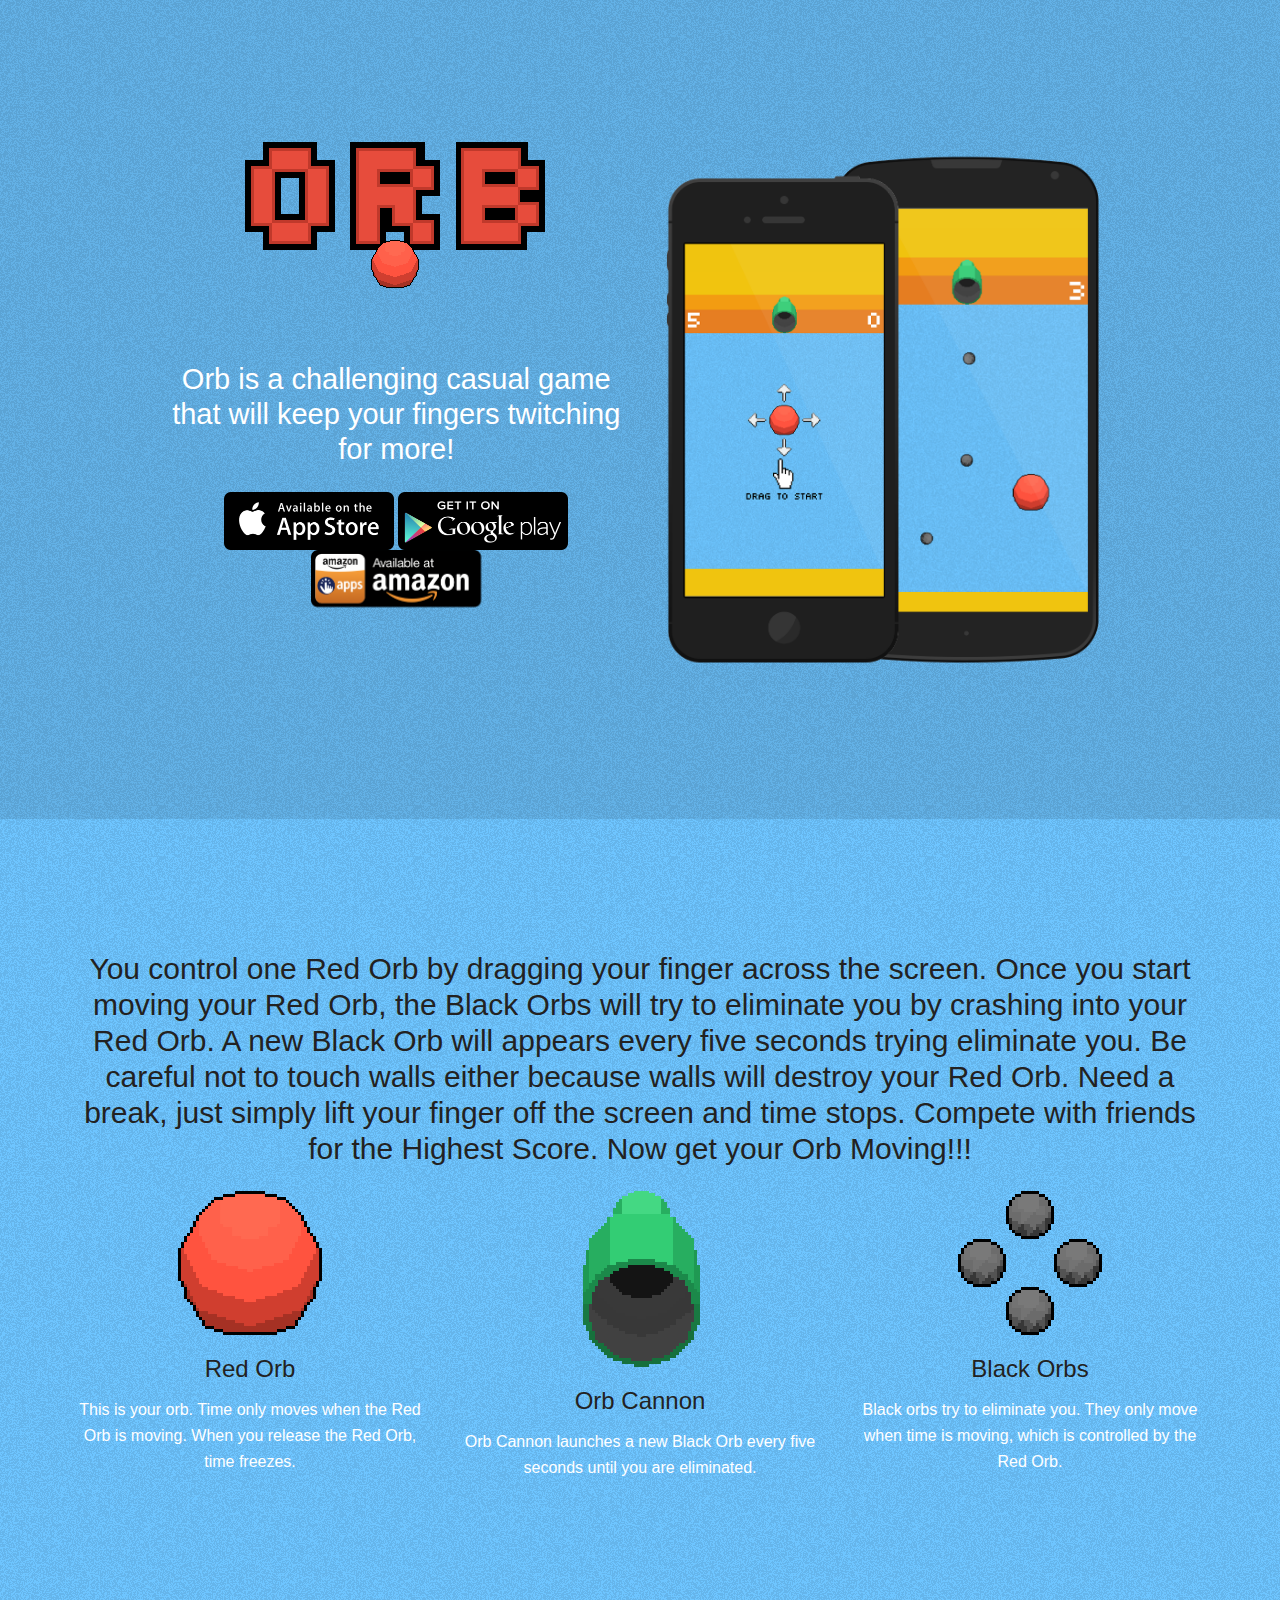
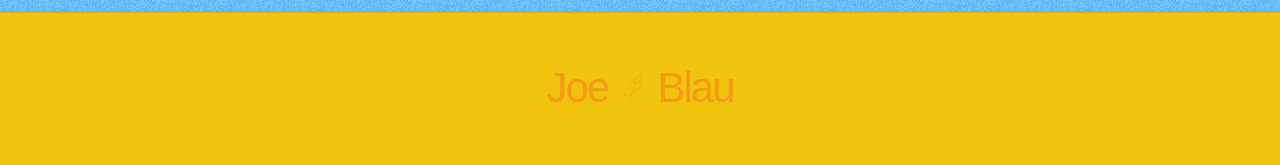
<file: index.html>
<!DOCTYPE html>
<html lang="en">
    <head>
      <meta charset="utf-8">
      <meta name="apple-mobile-web-app-capable" content="yes" />
      <meta name="viewport" content="width=device-width, initial-scale=1.0, maximum-scale=1.0, user-scalable=no" />
      <meta name="apple-mobile-web-app-status-bar-style" content="black" />
      <meta name="viewport" content="width=device-width, initial-scale=1.0">
      <meta name="viewport" content="width=device-width, initial-scale=1.0, maximum-scale=1.0, user-scalable=no" />
      <meta name="apple-mobile-web-app-status-bar-style" content="black" />
      <link rel="shortcut icon" href="startup/common-files/icons/favicon.ico">

      <link rel="stylesheet" href="startup/flat-ui/bootstrap/css/bootstrap.css">
      <link rel="stylesheet" href="startup/flat-ui/css/flat-ui.css">
      <!-- Using only with Flat-UI (free)-->
      <link rel="stylesheet" href="startup/common-files/fonts/silkscreen/stylesheet.css">
      <!-- end -->
      <link rel="stylesheet" href="startup/common-files/css/animations.css">
      <link rel="stylesheet" href="startup/common-files/css/jquery.smartbanner.css" media="screen">
      <link rel="stylesheet" href="static/css/style.css">

      <link rel="apple-touch-icon" href="startup/common-files/img/Icon-60.png">
      <link rel="apple-touch-icon" sizes="76x76" href="startup/common-files/img/Icon-76.png">
      <link rel="apple-touch-icon" sizes="120x120" href="startup/common-files/img/Icon-60@2x.png">
      <link rel="apple-touch-icon" sizes="152x152" href="startup/common-files/img/Icon-76@2x.png">

      <!-- Apple AppStore Smart Banner -->
      <meta name="apple-itunes-app" content="app-id=880400626">

      <!-- Google Play Smart Banner -->
      <meta name="google-play-app" content="app-id=com.joeblau.Orb">

      <!-- Twitter Card -->
      <meta name="twitter:card" content="app">
      <meta name="twitter:description" content="Orb is a challenging casual game that will keep your fingers twitching for more!">
      <meta name="twitter:country" content="US">
      <meta name="twitter:app:name:iphone" content="Orb.">
      <meta name="twitter:app:id:iphone" content="880400626">
      <meta name="twitter:app:name:ipad" content="Orb.">
      <meta name="twitter:app:id:ipad" content="880400626">
      <meta name="twitter:app:name:googleplay" content="Orb.">
      <meta name="twitter:app:id:googleplay" content="com.joeblau.Orb">

      <!-- Facebook Open Graph -->
      <meta property="og:title" content="Orb.">
      <meta property="og:description" content="Orb is a challenging casual game that will keep your fingers twitching for more!">
      <meta property="og:type" content="website">
      <meta property="og:url" content="http://joeblau.com/orb.">
      <meta property="og:image" content="http://joeblau.com/orb./startup/common-files/img/feature-graphic.png">
      <meta property="og:image:type" content="image/png" />
      <meta property="og:image:width" content="1024" />
      <meta property="og:image:height" content="500" />
      <meta property="og:site_name" content="Orb.">

      <title>Orb.</title>
    </head>

    <body>
        <div class="page-wrapper"><header class="header-13">
    <div class="container">
        <div class="row text-center">
            <div class="col-sm-5 col-sm-offset-1">
                <a href="#"><img src="startup/common-files/icons/logo@2x.png" width="320" height="150" alt=""> </a>
            </div>
        </div>
    </div>
</header>
<section class="header-13-sub v-center bg-black">
    <div>
        <div class="background">&nbsp;</div>
        <div class="container">
            <div class="row text-center">
                <div class="col-sm-5 col-sm-offset-1">
                    <h3>Orb is a challenging casual game that will keep your fingers twitching for more!</h3>
                    <div class="row">
                      <a class="stores" href="https://itunes.apple.com/us/app/orb./id880400626?ls=1&mt=8">
                        <img alt="Available On The Appstore"
                             src="startup/common-files/icons/appstore@2x.png" width="170" height="58" />
                      </a>
                      <a class="stores" href="https://play.google.com/store/apps/details?id=com.joeblau.Orb">
                        <img alt="Get it on Google Play"
                             src="startup/common-files/icons/playstore@2x.png" width="170" height="58" />
                      </a>
                      <a class="stores" href="http://www.amazon.com/Joe-Blau-Orb/dp/B00KH8MSDC">
                        <img alt="Available at Amazon"
                             src="startup/common-files/icons/amazonstore@2x.png" width="170" height="58" />
                      </a>
                    </div>
                </div>
                <div class="col-sm-5">
                    <img src="startup/common-files/img/iosandroid@2x.png" class="hidden-xs" alt="">
                </div>
            </div>
        </div>
    </div>
</section>
<section class="content-4">
    <div class="container text-center">
        <h3>You control one Red Orb by dragging your finger across the screen. Once you start moving your Red Orb, the Black Orbs will try to eliminate you by crashing into your Red Orb. A new Black Orb will appears every five seconds trying eliminate you. Be careful not to touch walls either because walls will destroy your Red Orb. Need a break, just simply lift your finger off the screen and time stops. Compete with friends for the Highest Score. Now get your Orb Moving!!!</h3>
        <div class="row features">
            <div class="col-sm-4">
                <img src="startup/common-files/icons/redOrb@2x.png" alt="" width="144" height="176">
                <h6>Red Orb</h6>
                <p>This is your orb. Time only moves when the Red Orb is moving.  When you release the Red Orb, time freezes.</p>
            </div>
          <div class="col-sm-4">
            <img src="startup/common-files/icons/orbcannon@2x.png" alt="" width="144" height="176">
            <h6>Orb Cannon</h6>
            <p>Orb Cannon launches a new Black Orb every five seconds until you are eliminated.</p>
          </div>
            <div class="col-sm-4">
                <img src="startup/common-files/icons/blackOrbs@2x.png" alt="" width="144" height="176">
                <h6>Black Orbs</h6>
                <p>Black orbs try to eliminate you. They only move when time is moving, which is controlled by the Red Orb.</p>
            </div>
        </div>
    </div>
</section><footer class="footer-12">
    <div class="container">
        Joe <img src="startup/common-files/icons/jb@2x.png" width="30" height="50"> Blau
    </div>
</footer>            <!-- Placed at the end of the document so the pages load faster -->
          <script src="startup/common-files/js/jquery-1.10.2.min.js"></script>
          <script src="startup/common-files/js/jquery.bxslider.min.js"></script>
          <script src="startup/common-files/js/jquery.scrollTo-1.4.3.1-min.js"></script>
          <script src="startup/common-files/js/jquery.sharrre.min.js"></script>
          <script src="startup/common-files/js/masonry.pkgd.min.js"></script>
          <script src="startup/common-files/js/modernizr.custom.js"></script>
          <script src="startup/common-files/js/page-transitions.js"></script>
          <script src="startup/common-files/js/easing.min.js"></script>
          <script src="startup/common-files/js/jquery.svg.js"></script>
          <script src="startup/common-files/js/jquery.svganim.js"></script>
          <script src="startup/common-files/js/jquery.backgroundvideo.min.js"></script>
          <script src="startup/common-files/js/froogaloop.min.js"></script>
          <script src="startup/common-files/js/startup-kit.js"></script>
          <script src="startup/common-files/js/jquery.smartbanner.js"></script>
          <script type="text/javascript">
            $.smartbanner({
              title: 'Orb.',
              author: 'Joe Blau',
              iconGloss: false
            });
          </script>
        </div>
    </body>
</html>
</file>
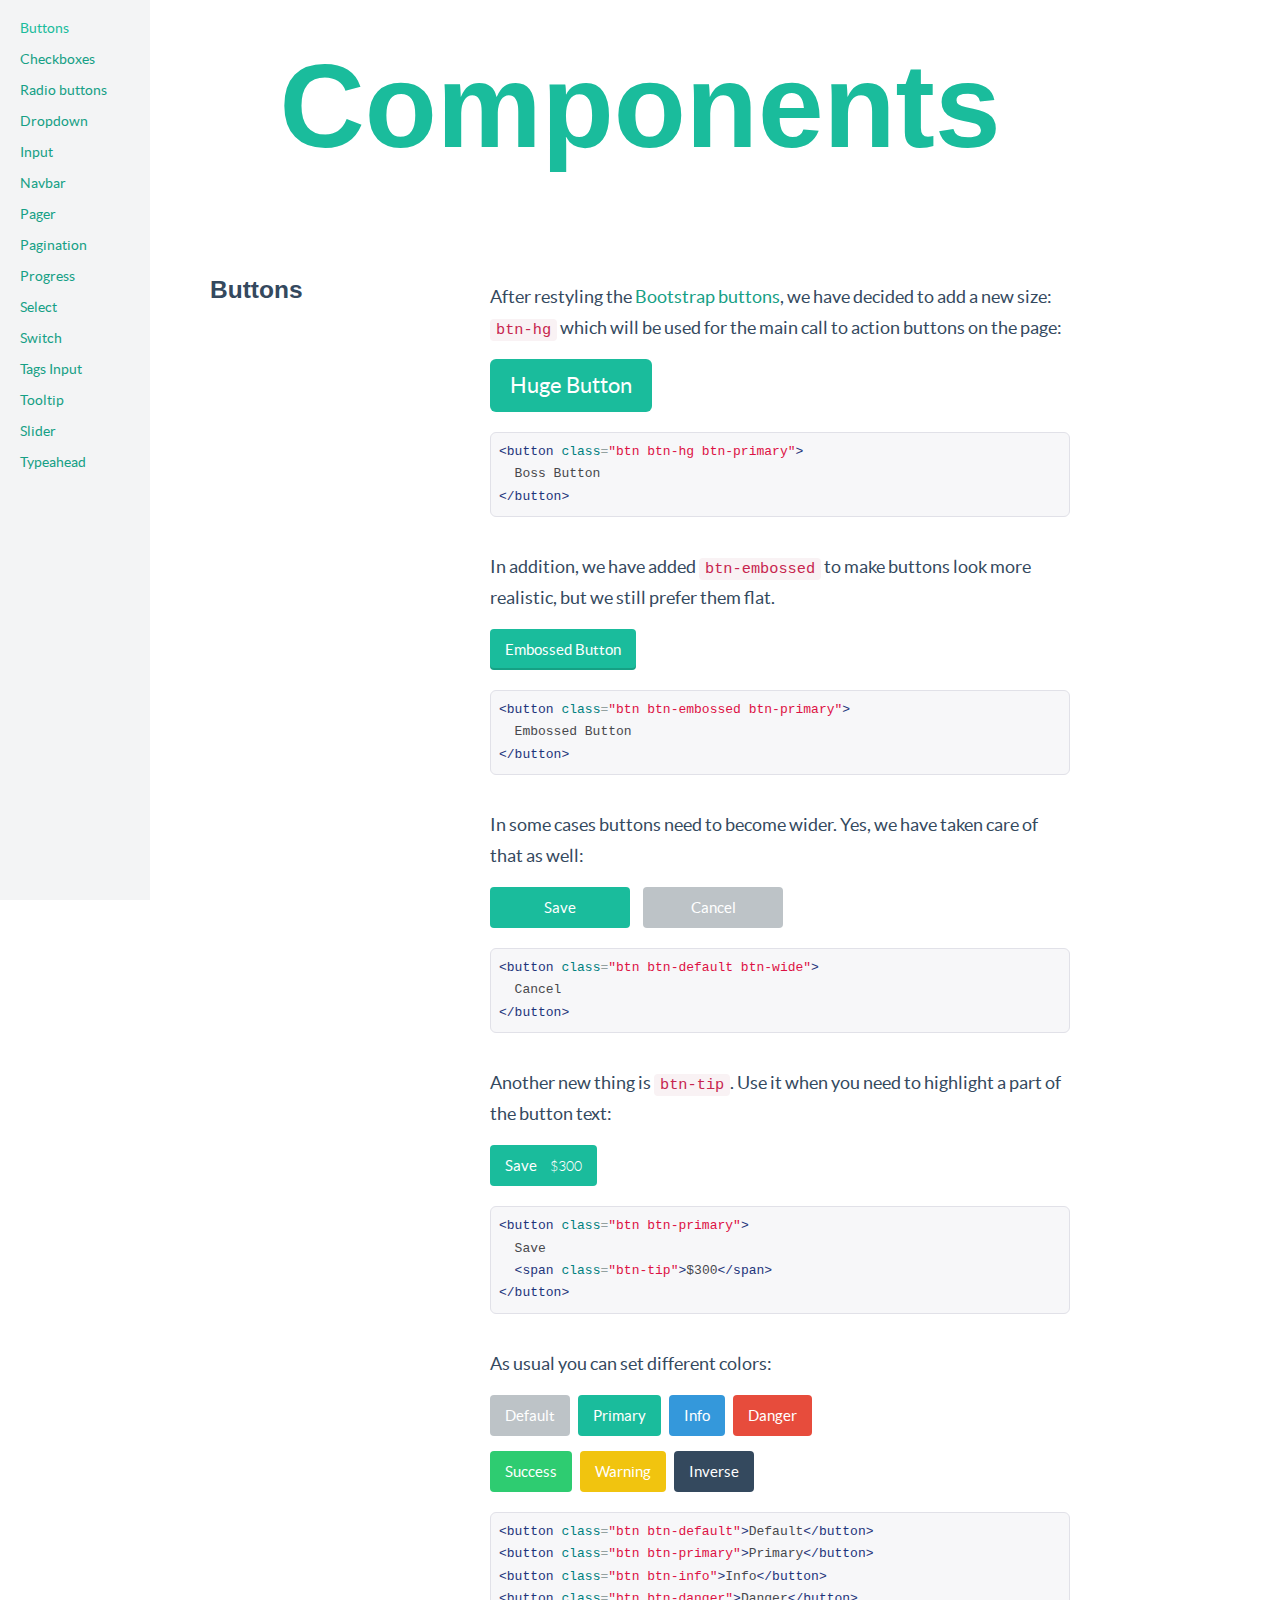
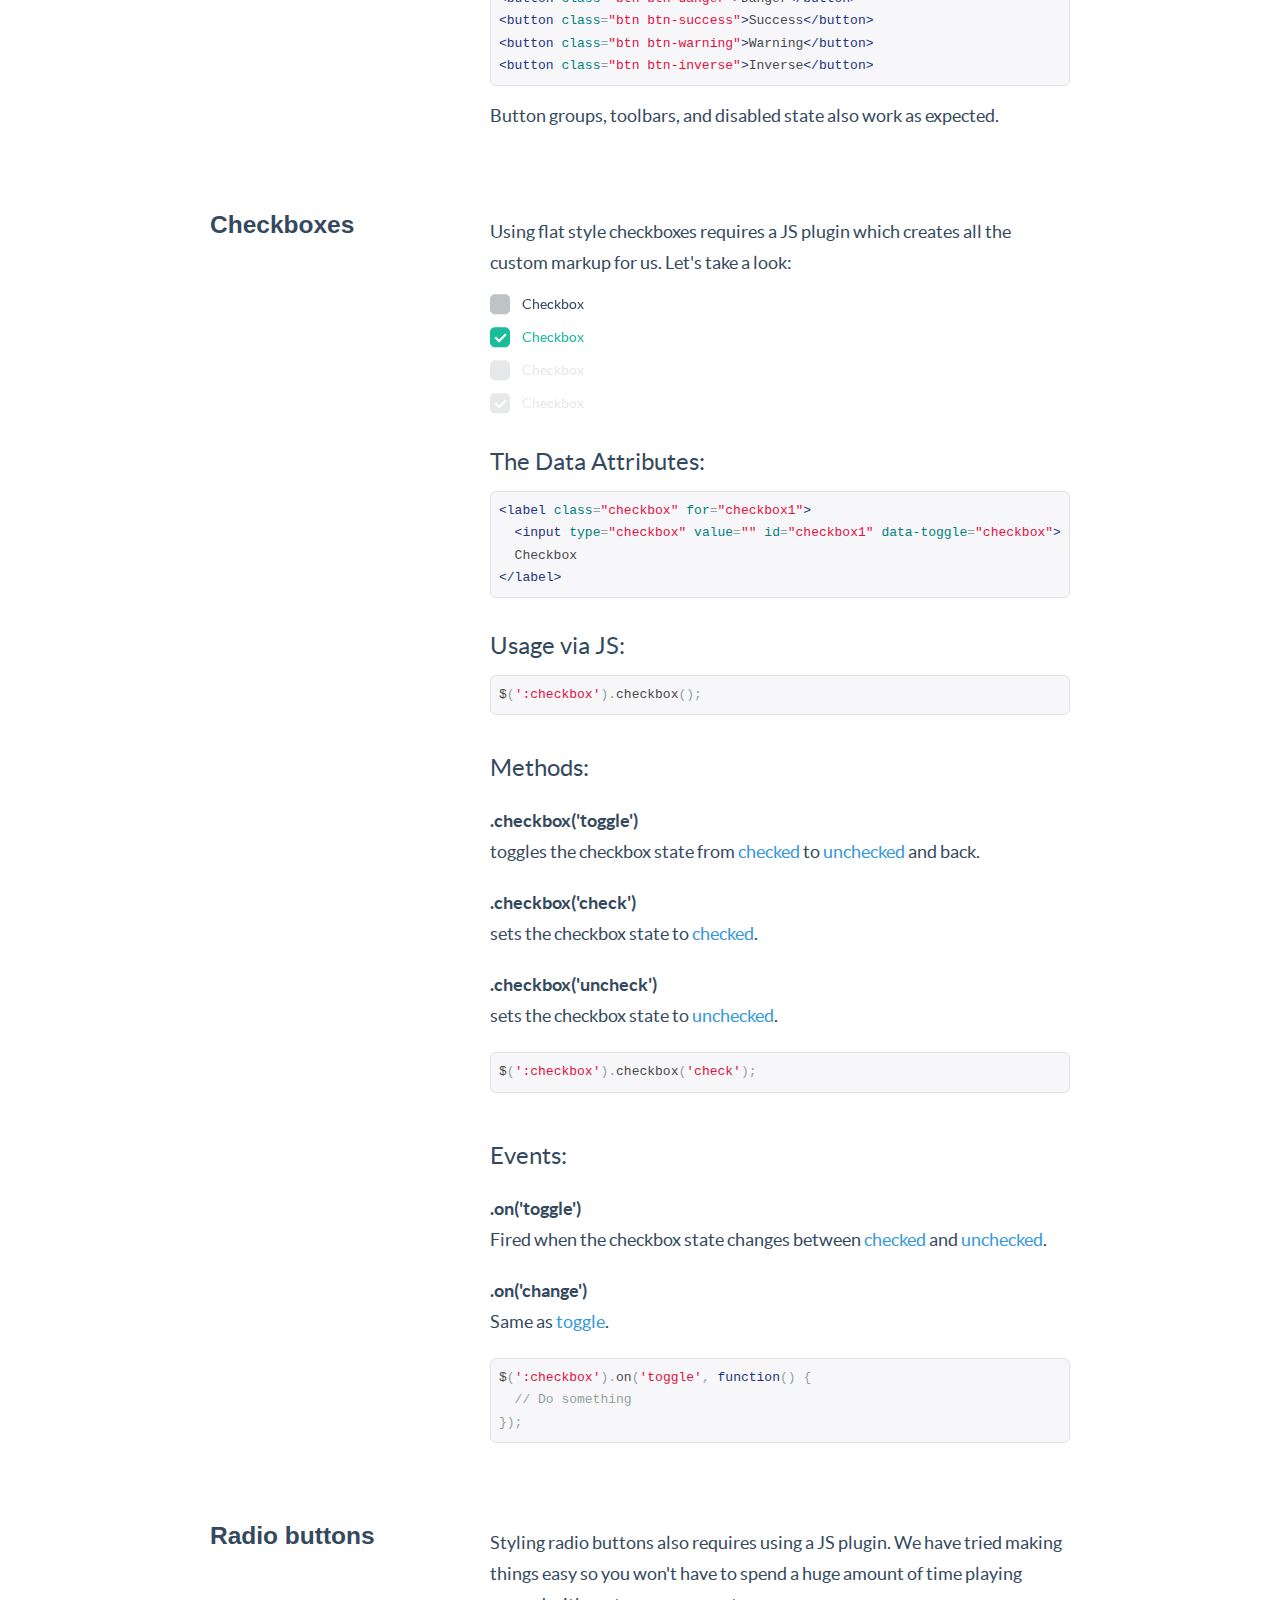
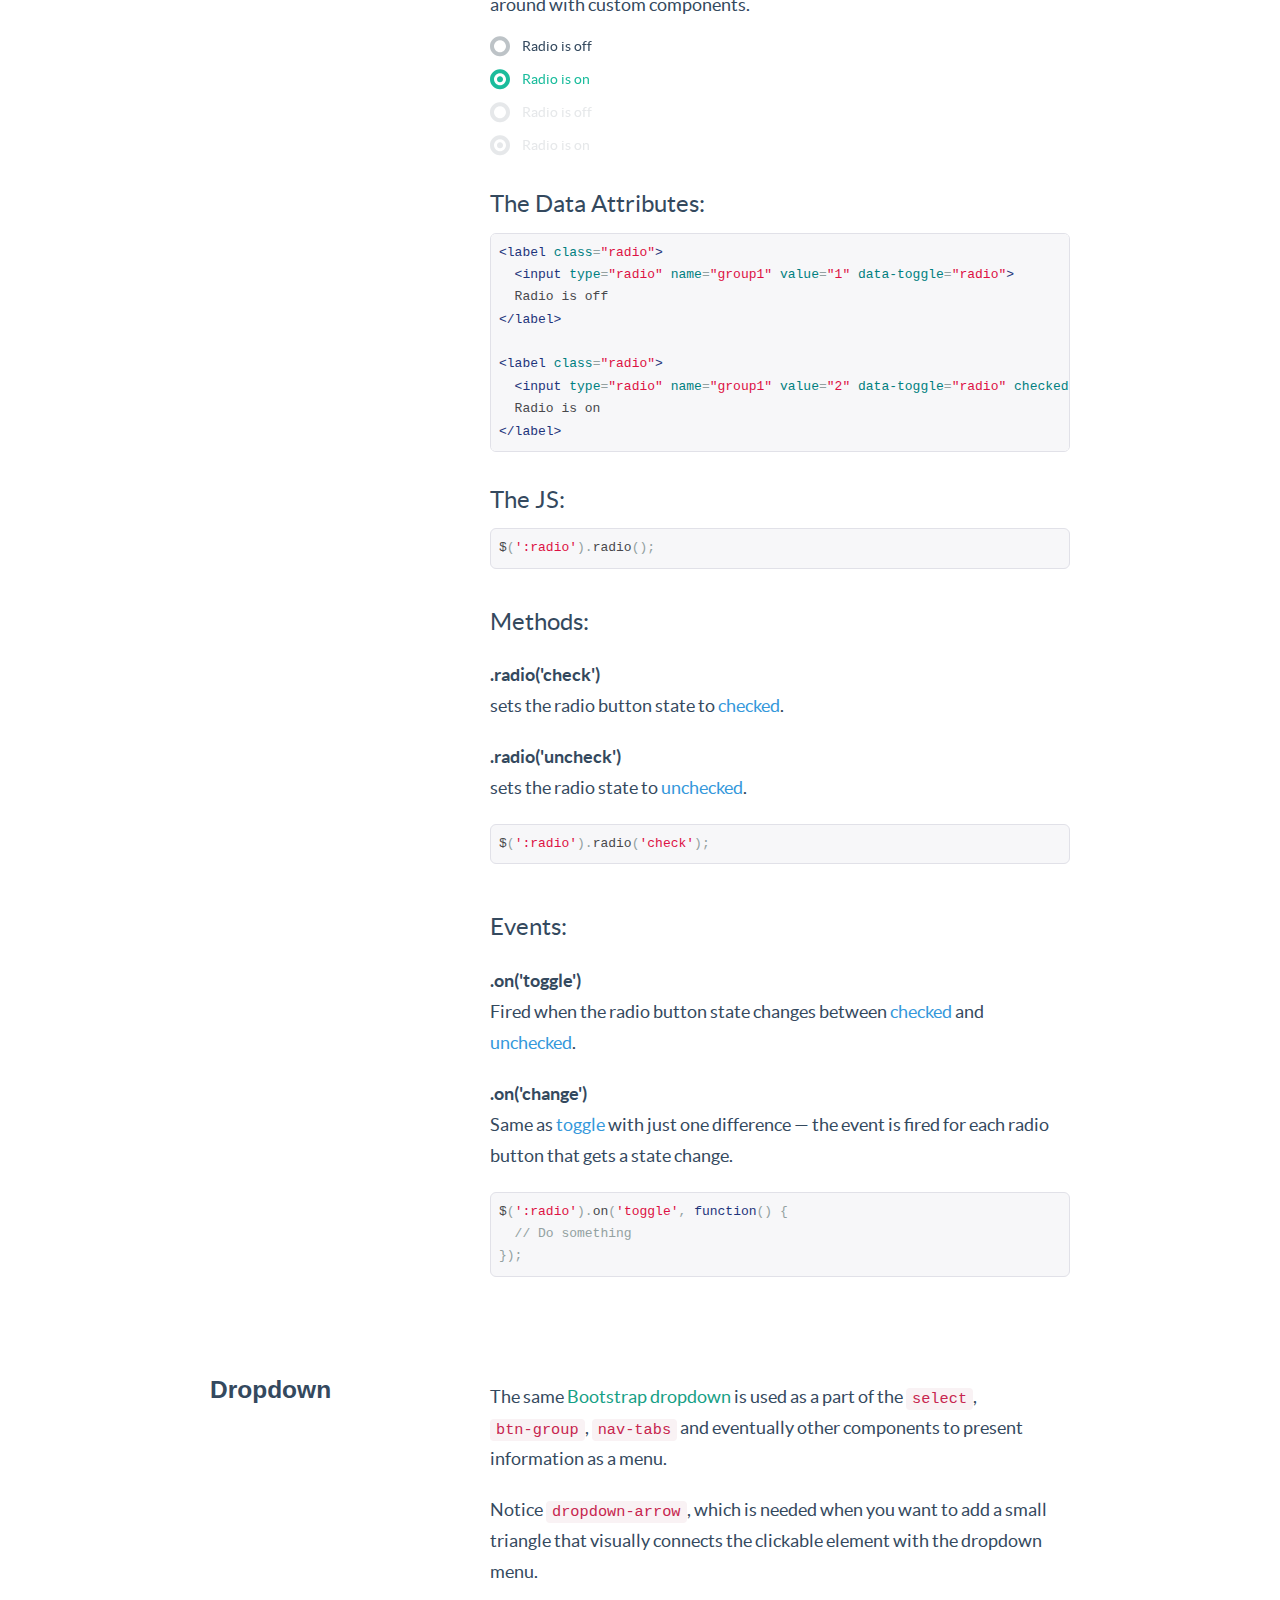
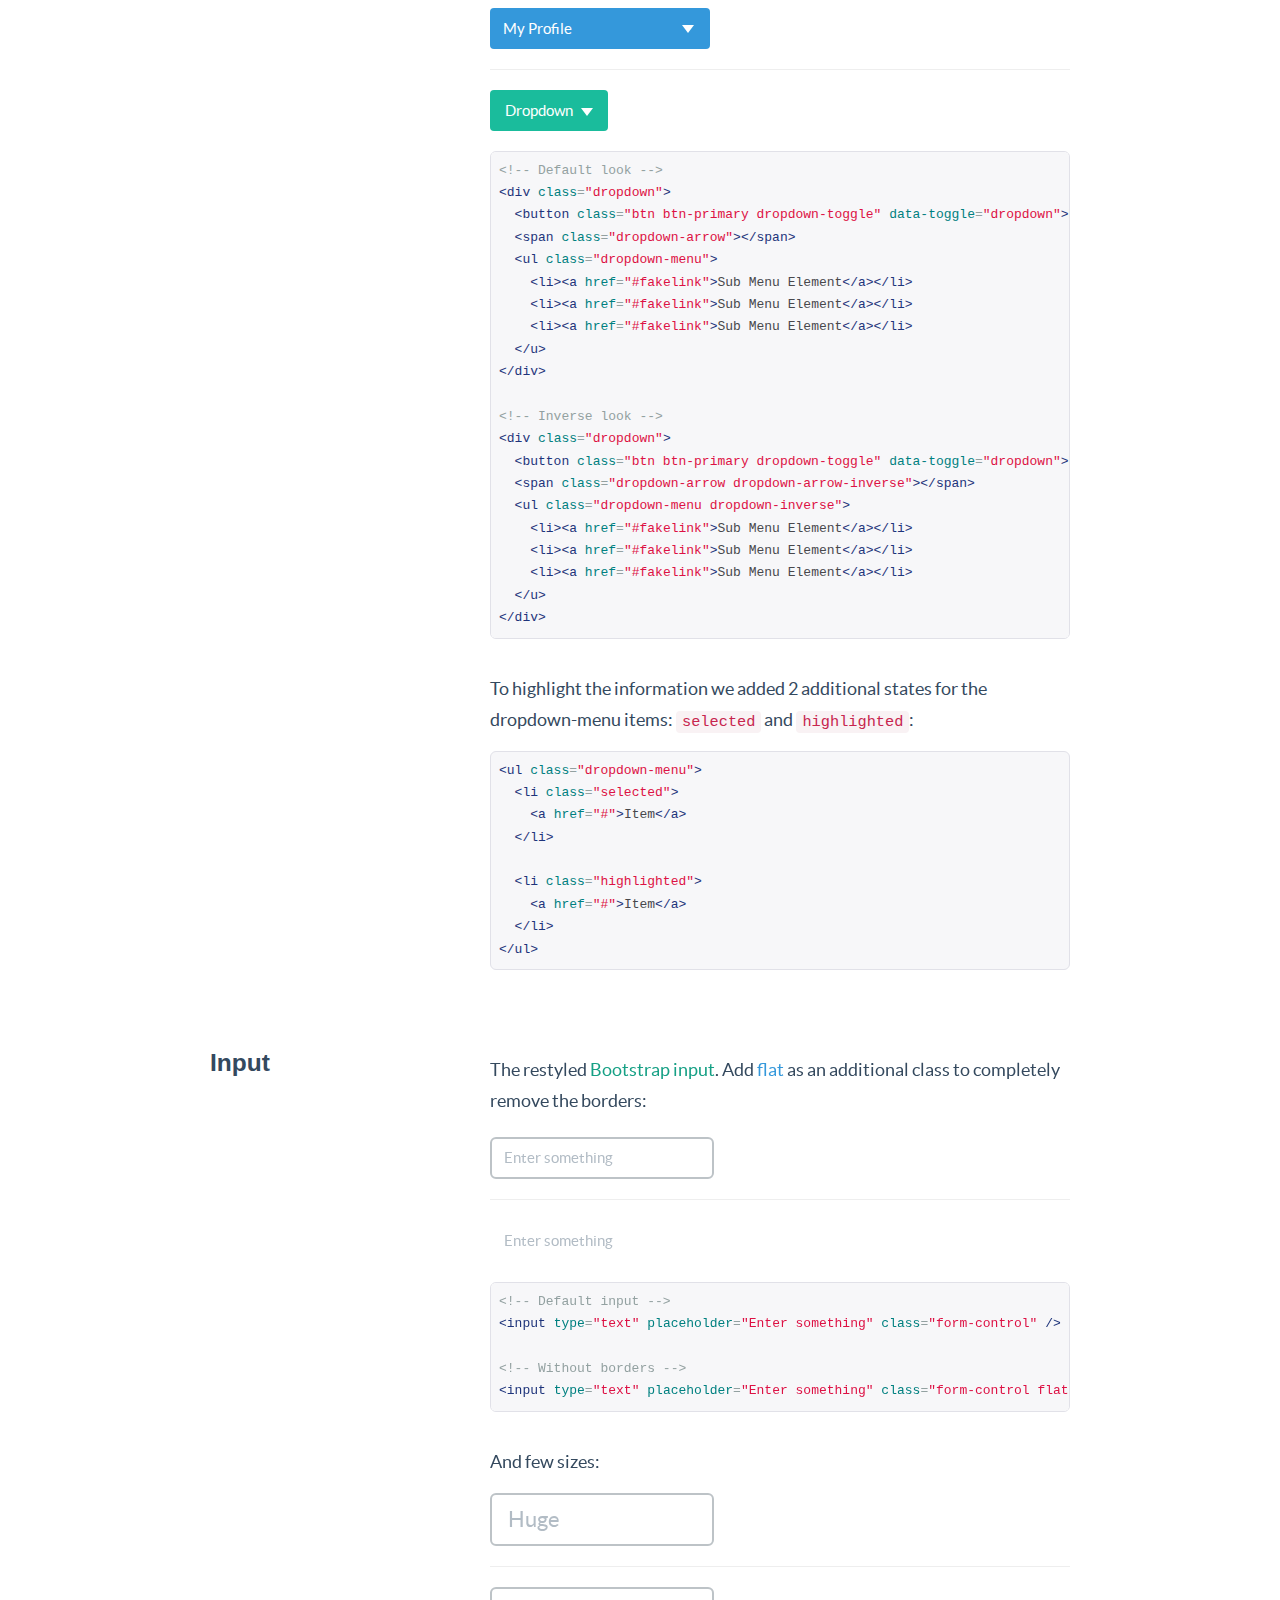
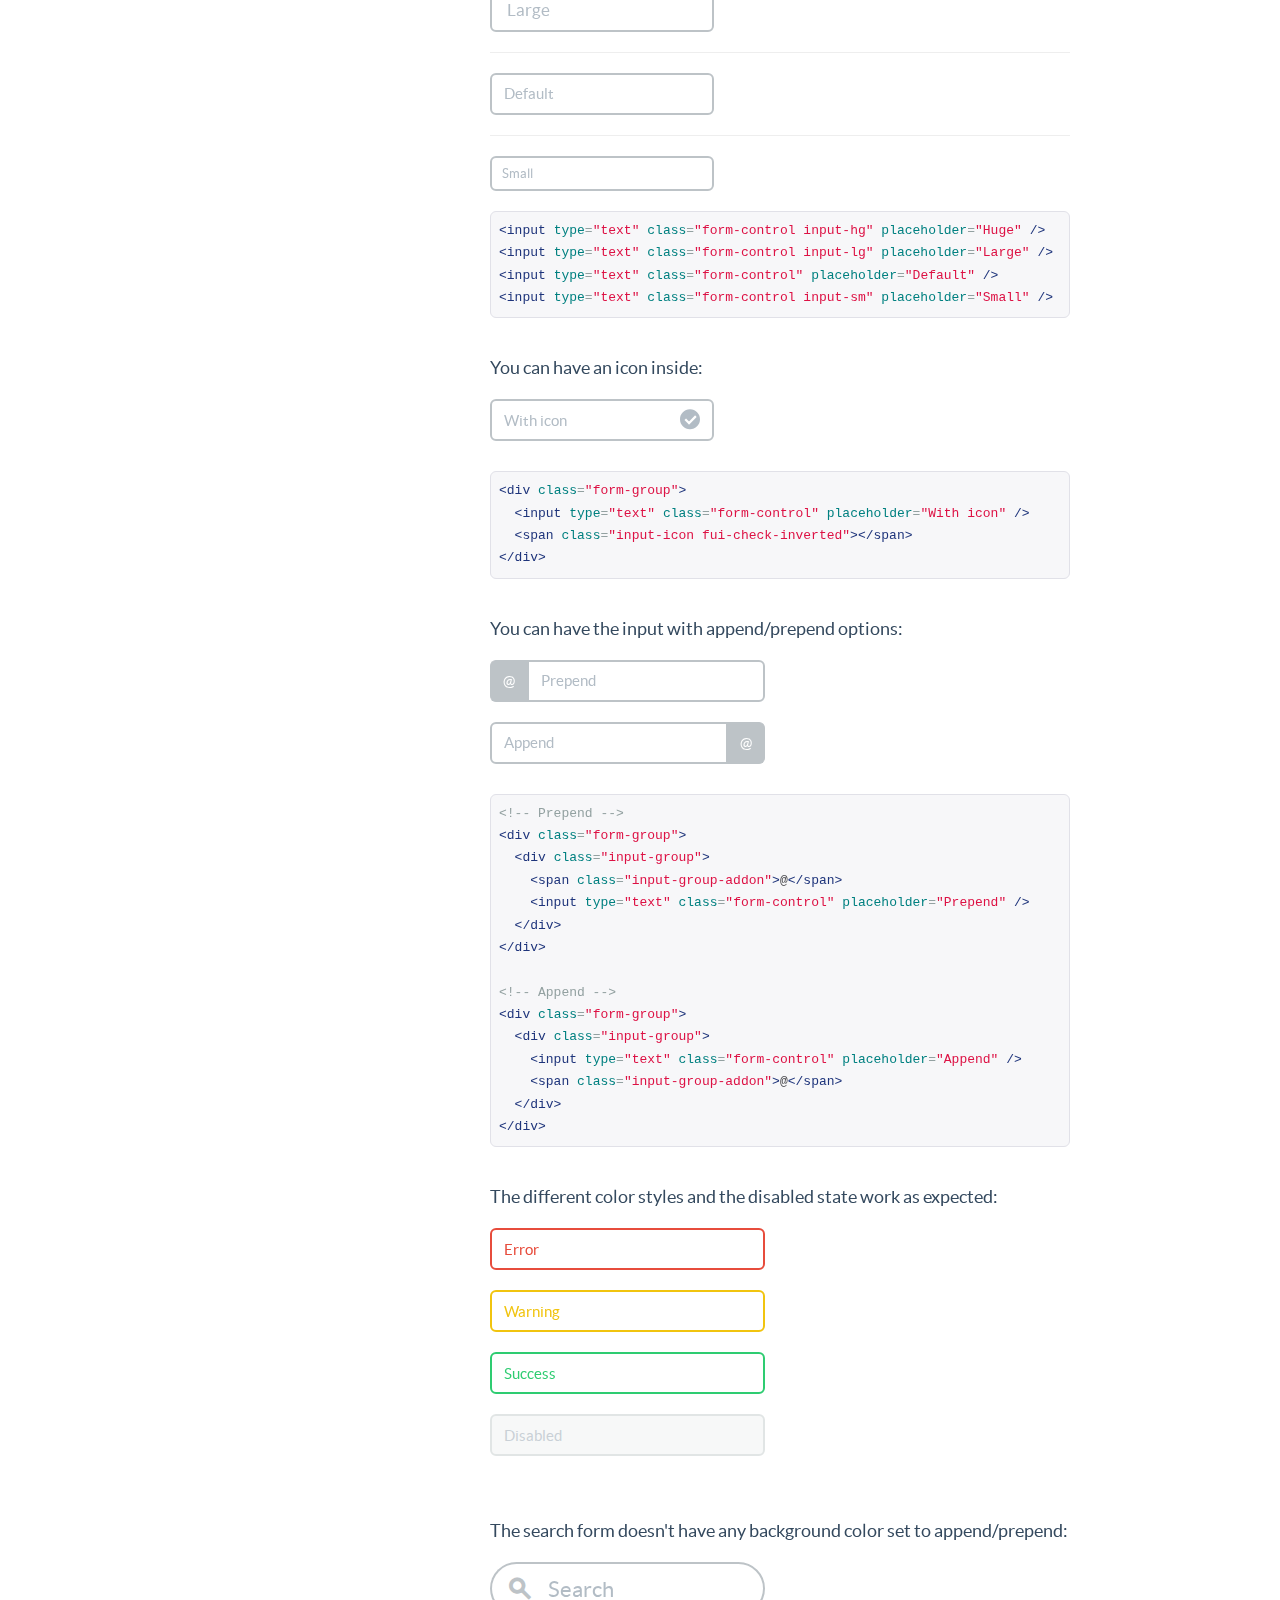
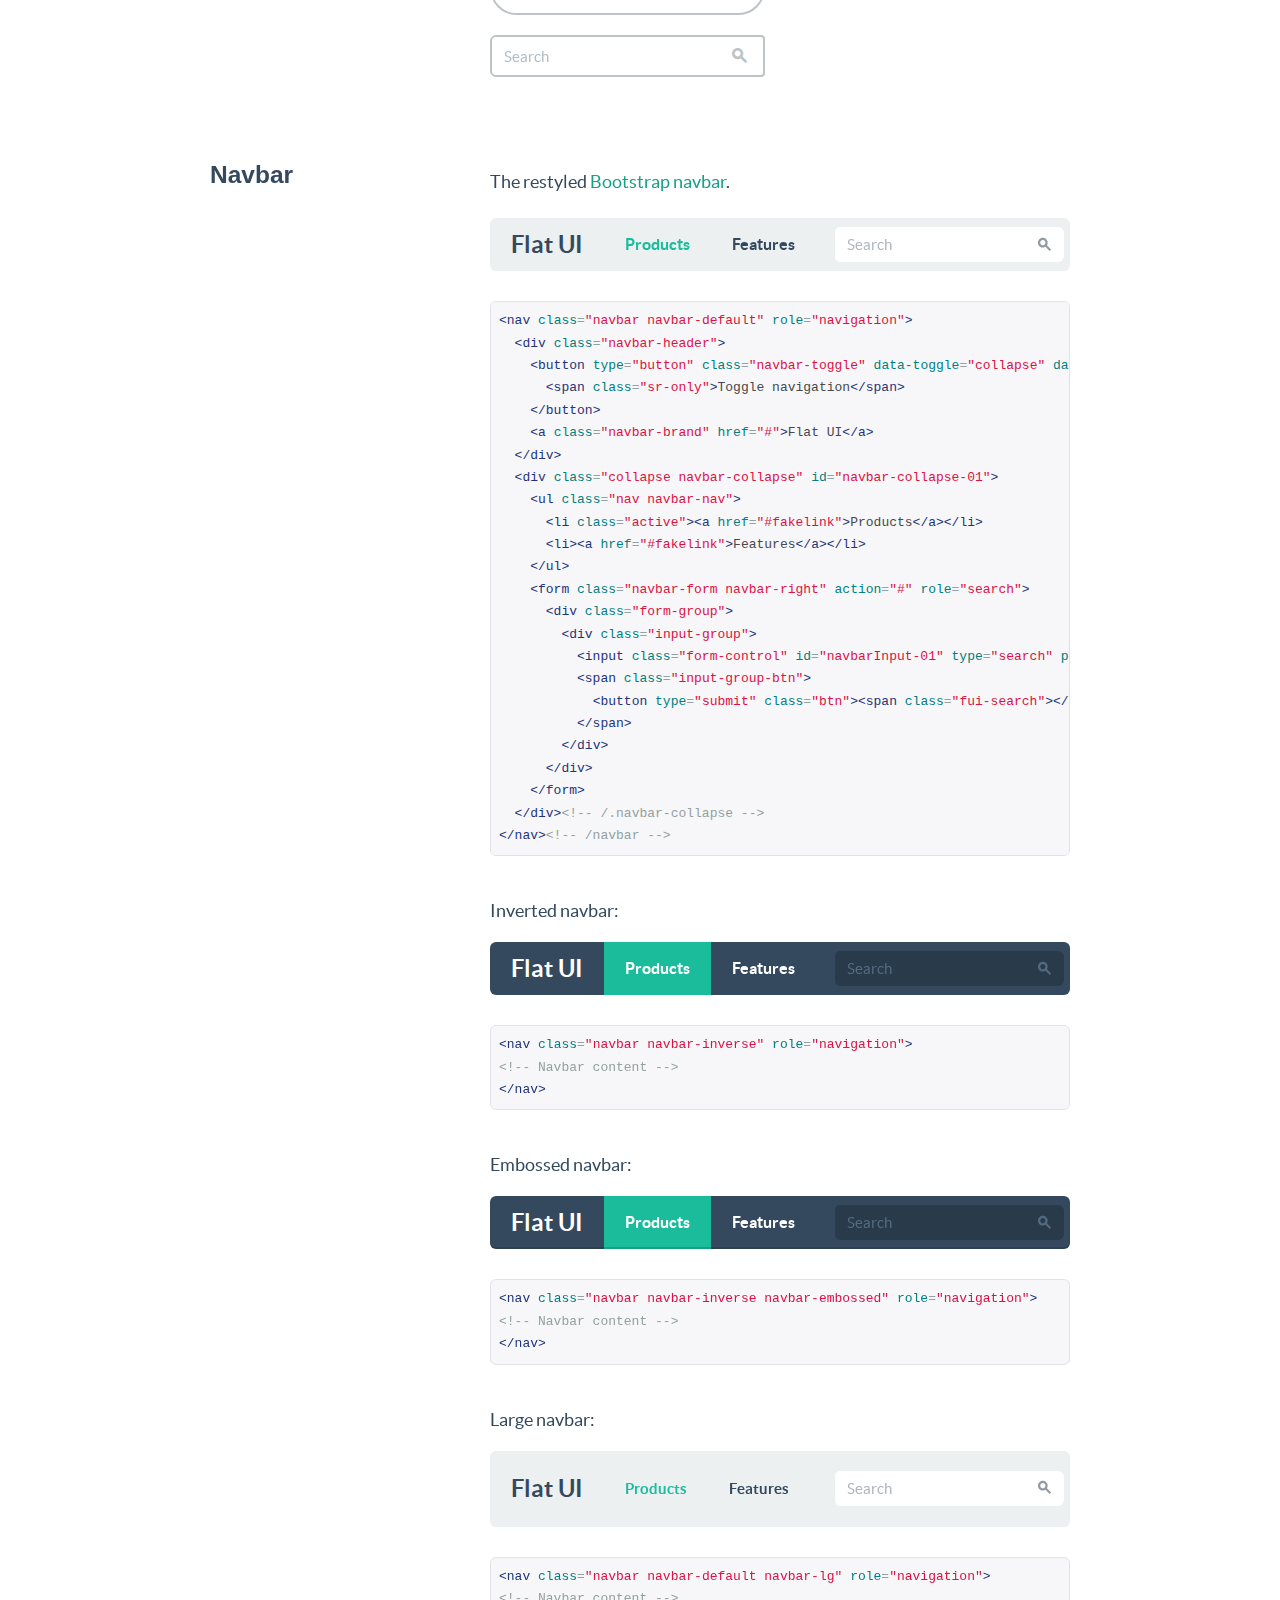
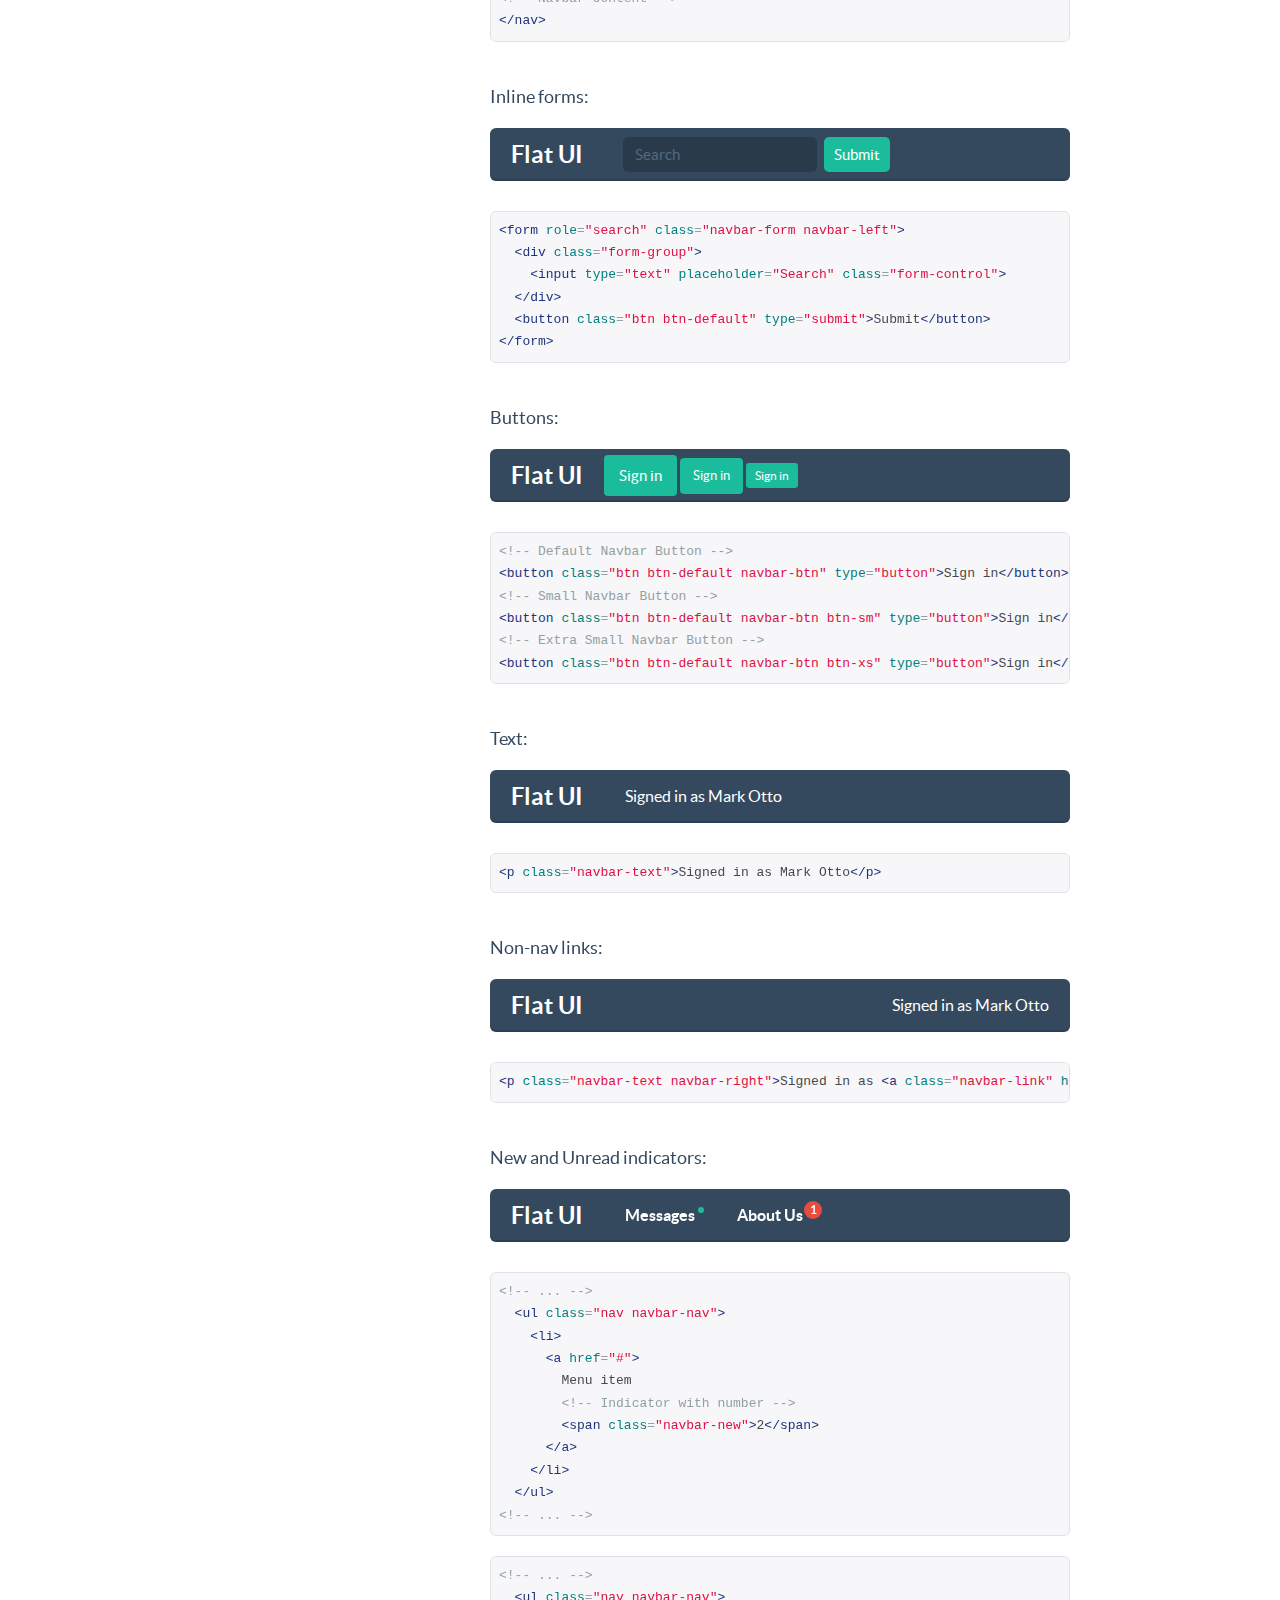
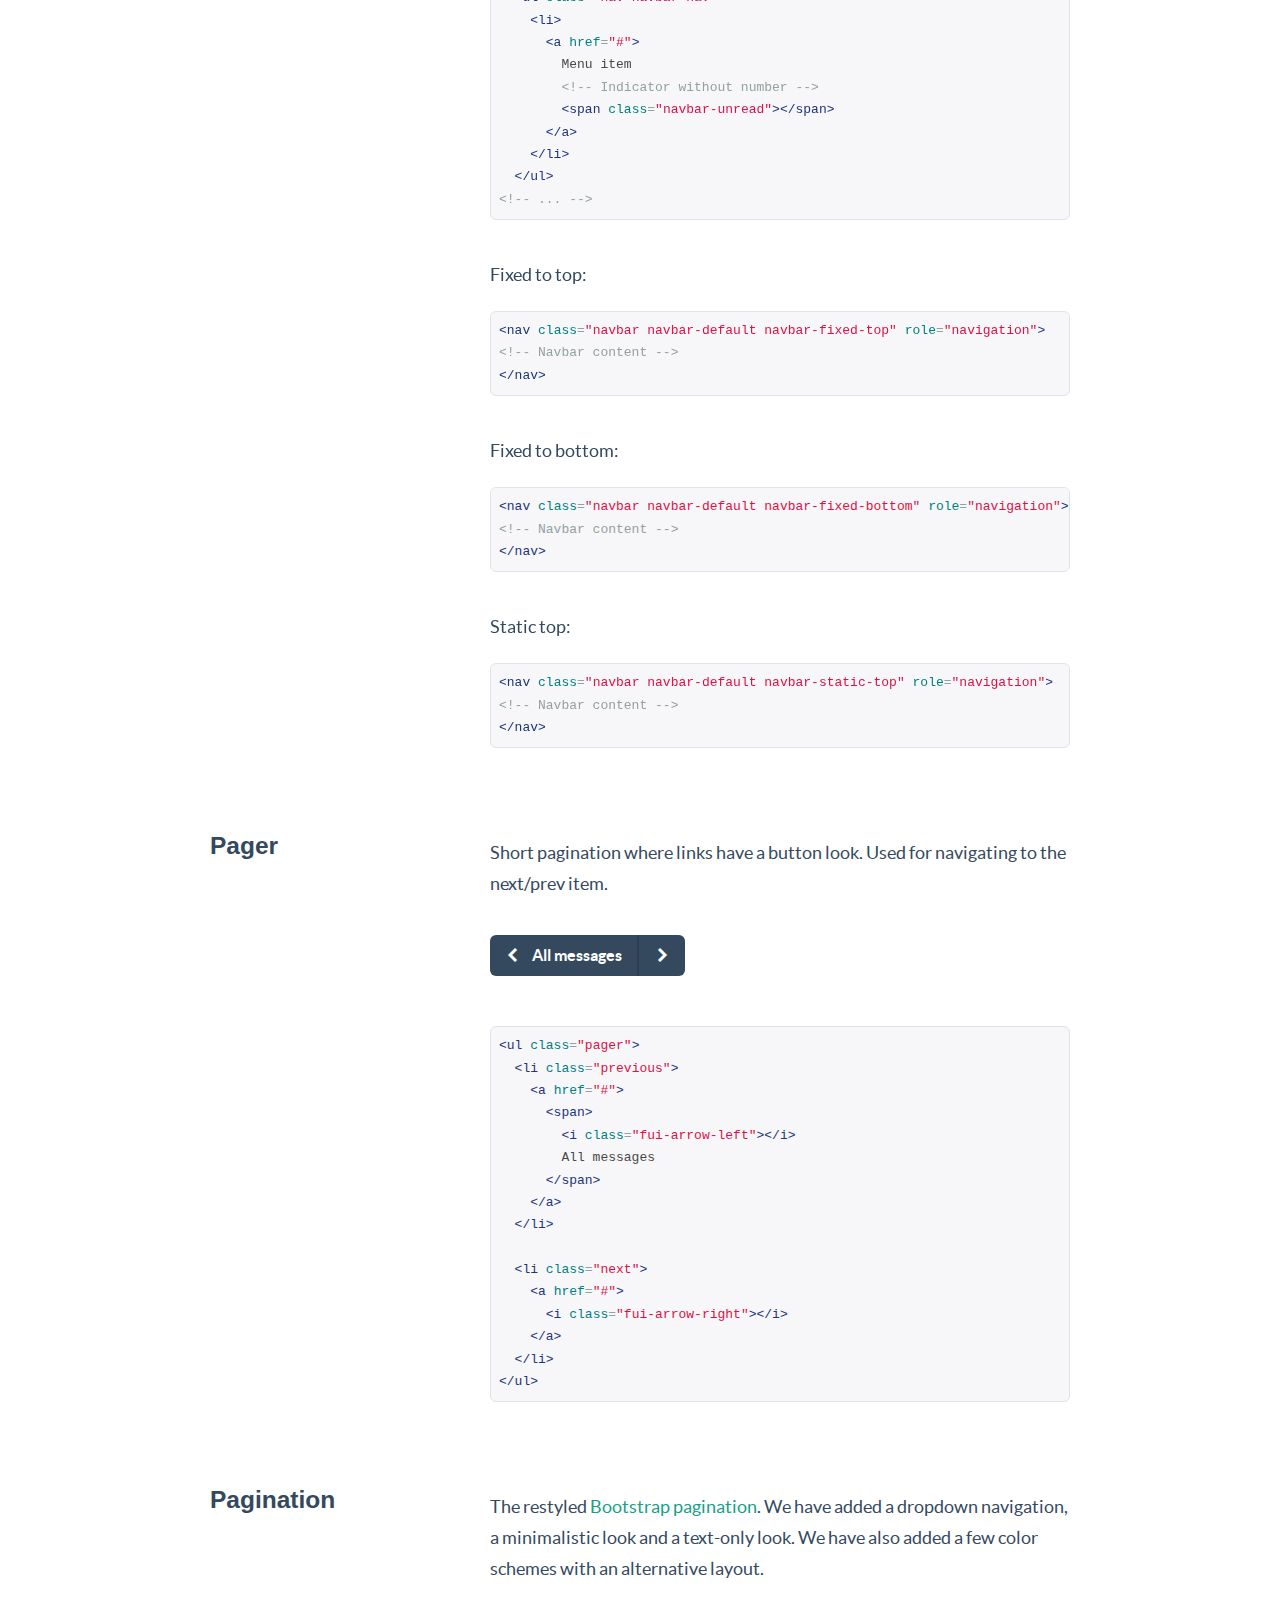
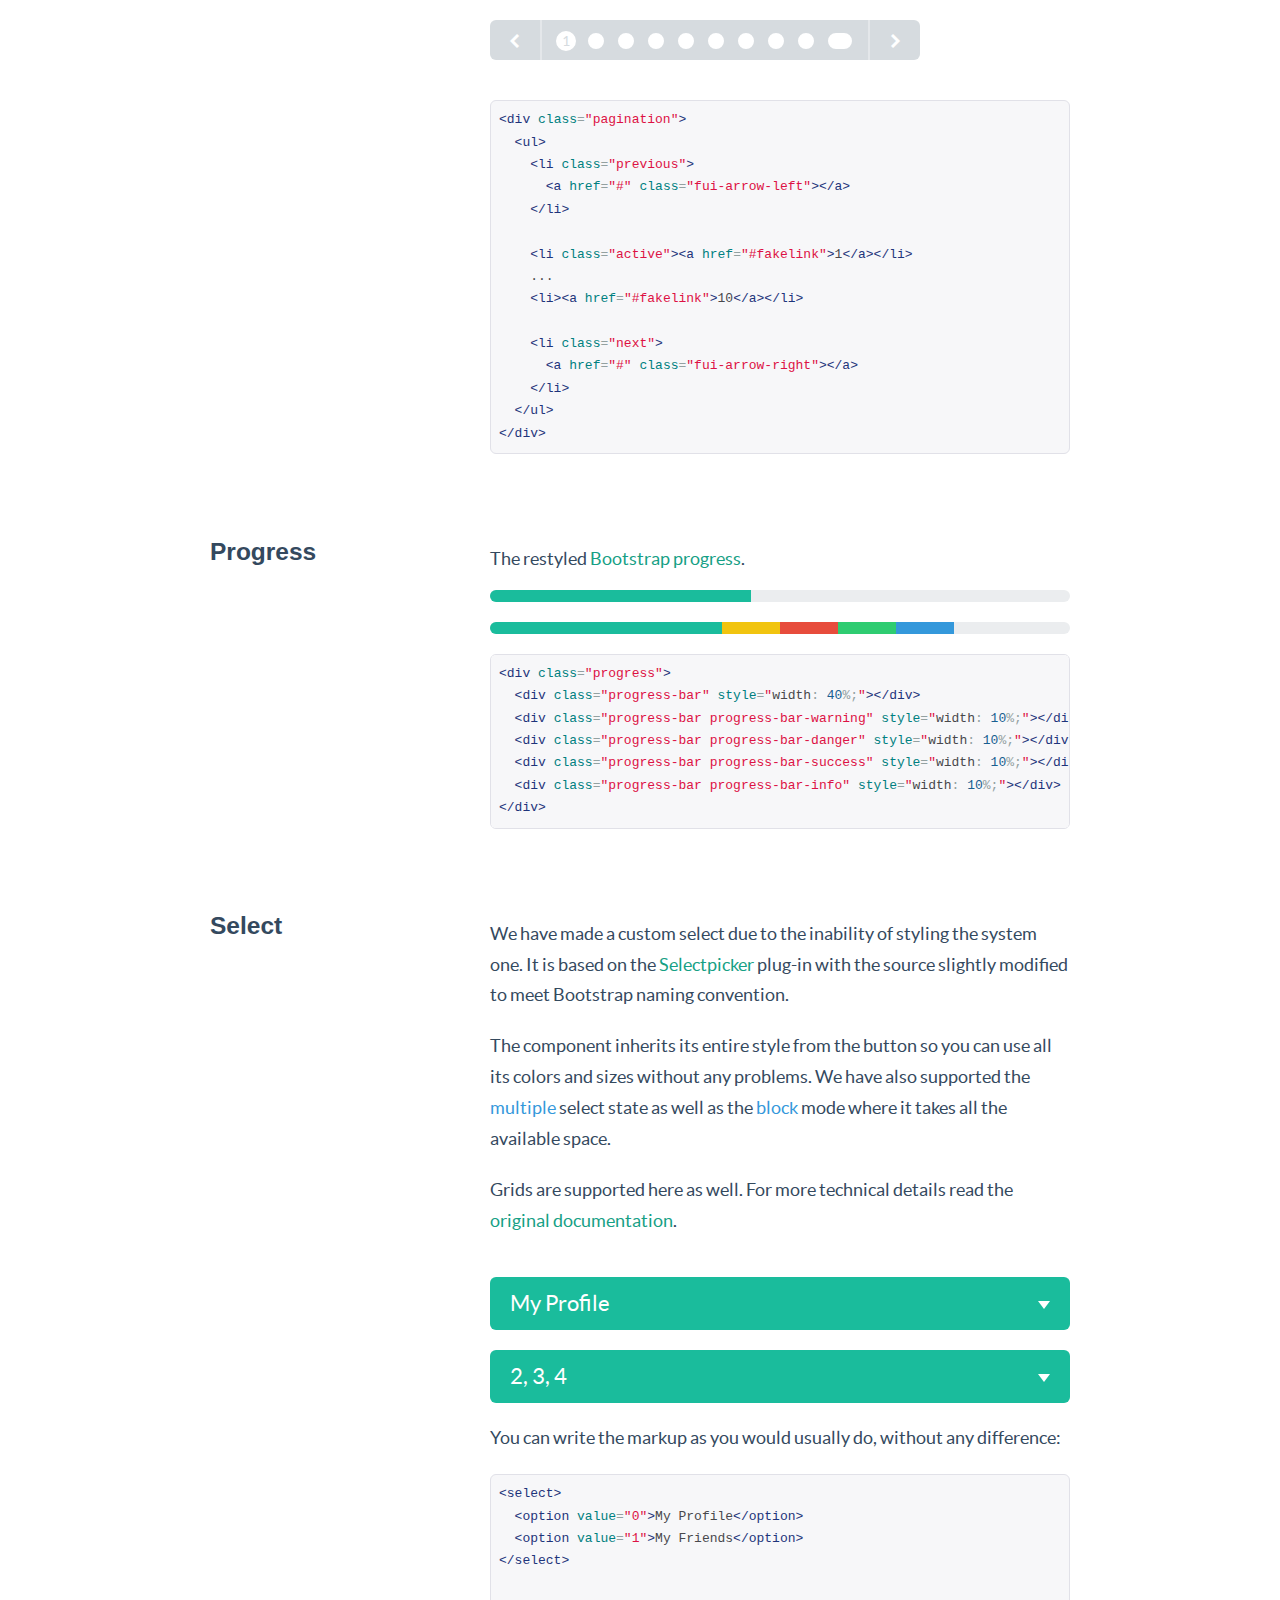
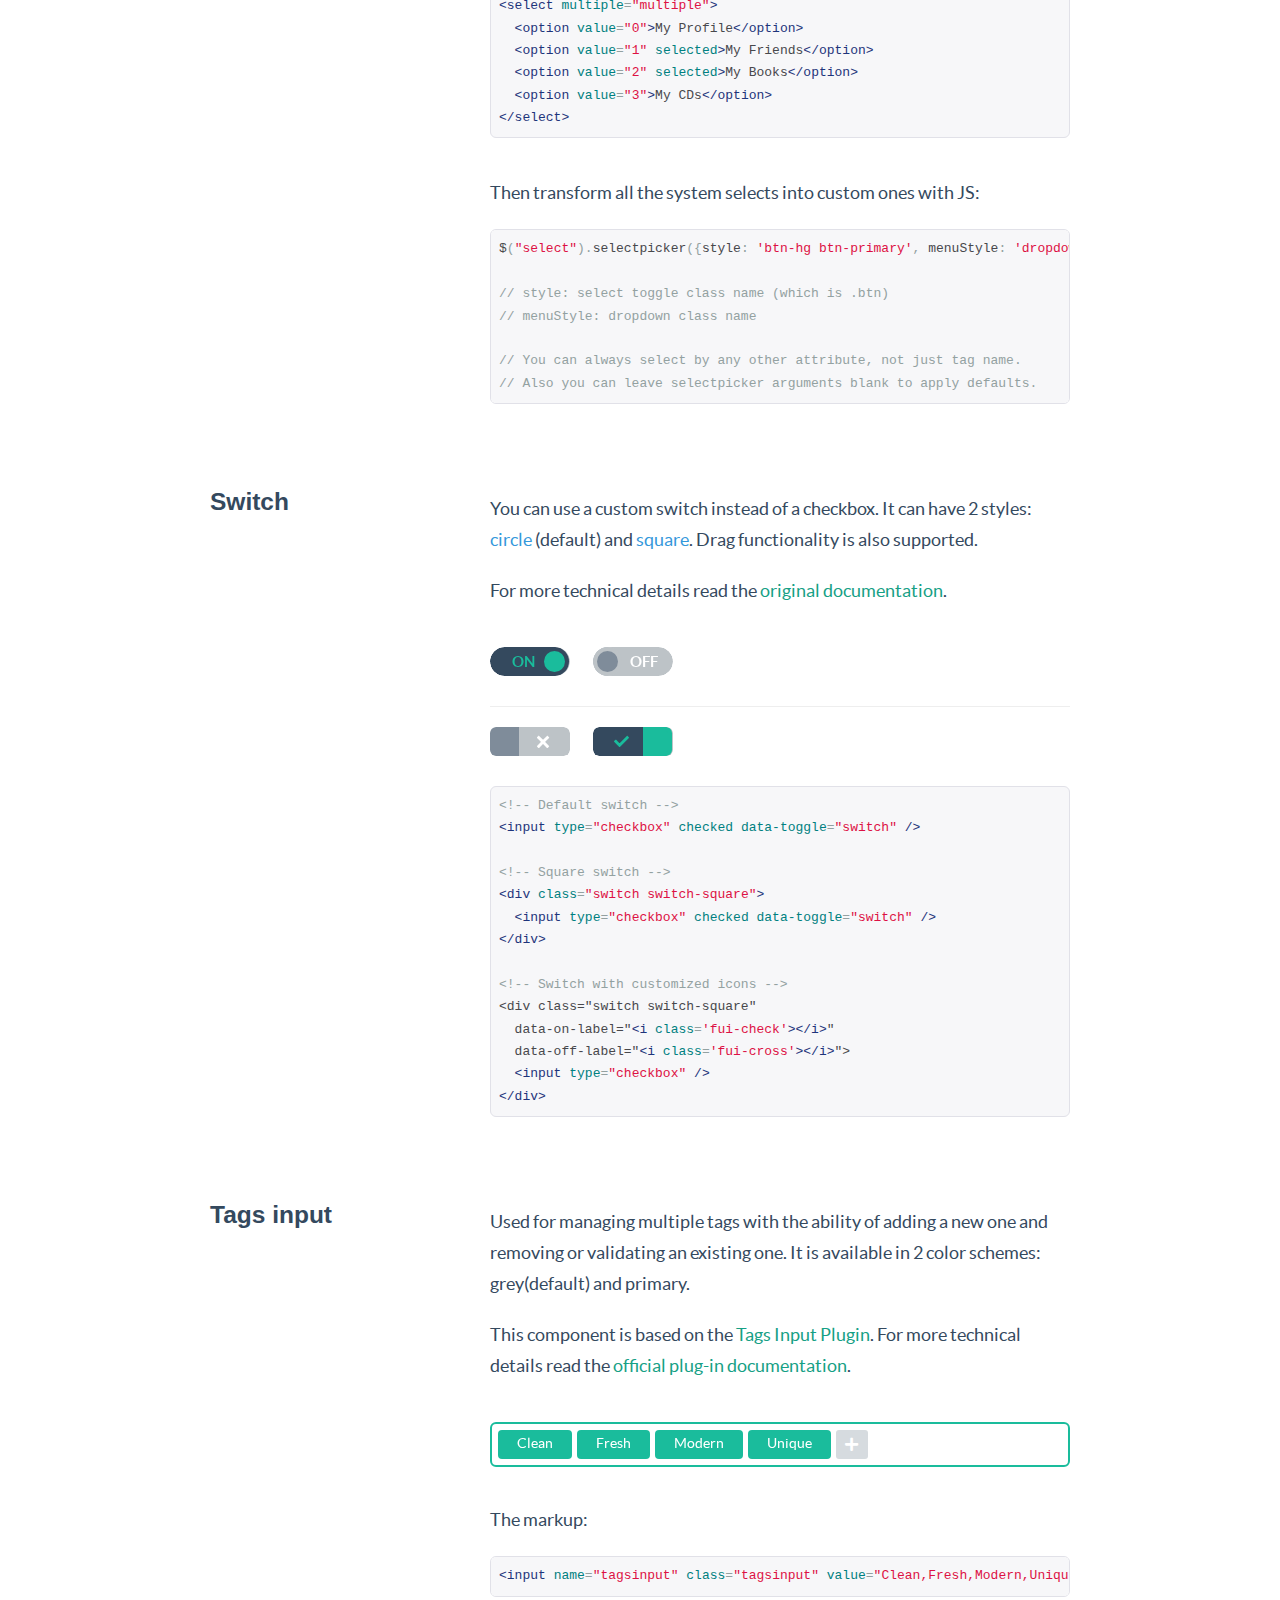
<file: startup/flat-ui/components.html>
<!DOCTYPE html>
<html lang="en">
  <head>
    <meta charset="utf-8">
    <title>Components &middot; Flat UI Free</title>
    <meta name="viewport" content="width=device-width, initial-scale=1.0">

    <!-- Loading Bootstrap -->
    <link href="bootstrap/css/bootstrap.css" rel="stylesheet">
    <link href="bootstrap/css/prettify.css" rel="stylesheet">

    <!-- Loading Flat UI -->
    <link href="css/flat-ui.css" rel="stylesheet">
    <link href="css/docs.css" rel="stylesheet">

    <link rel="shortcut icon" href="images/favicon.ico">

    <!-- HTML5 shim, for IE6-8 support of HTML5 elements. All other JS at the end of file. -->
    <!--[if lt IE 9]>
      <script src="js/html5shiv.js"></script>
      <script src="js/respond.min.js"></script>
    <![endif]-->
  </head>
  <body>
    <ul class="demo-sidebar hide-on-tablets">
      <li><a href="#fui-button">Buttons</a></li>
      <li><a href="#fui-checkbox">Checkboxes</a></li>
      <li><a href="#fui-radio">Radio buttons</a></li>
      <li><a href="#fui-dropdown">Dropdown</a></li>
      <li><a href="#fui-input">Input</a></li>
      <li><a href="#fui-navbar">Navbar</a></li>
      <li><a href="#fui-pager">Pager</a></li>
      <li><a href="#fui-pagination">Pagination</a></li>
      <li><a href="#fui-progress">Progress</a></li>
      <li><a href="#fui-select">Select</a></li>
      <li><a href="#fui-switch">Switch</a></li>
      <li><a href="#fui-tagsinput">Tags Input</a></li>
      <li><a href="#fui-tooltip">Tooltip</a></li>
      <li><a href="#fui-slider">Slider</a></li>
      <li><a href="#fui-typeahead">Typeahead</a></li>
    </ul> <!-- /nav -->

		<h1 class="demo-headline">Components</h1>		
    <div class="container">    	
    	<div id="fui-button" class="pbl"></div>
    	
      <div class="demo-row">
        <div class="demo-title">
          <h3>Buttons</h3>
        </div>

        <div class="demo-content">
          <p>
            After restyling the <a href="http://getbootstrap.com/css/#buttons">Bootstrap buttons</a>, we have decided to add a new size: <code>btn-hg</code> which will be used for the main call to action buttons on the page:
          </p>
          <p class="mbl">
            <button class="btn btn-hg btn-primary">Huge Button</button>
          </p>
<pre class="prettyprint">
&lt;button class="btn btn-hg btn-primary"&gt;
  Boss Button
&lt;/button&gt;
</pre>

          <p class="ptl">
            In addition, we have added <code>btn-embossed</code> to make buttons look more realistic, but we still prefer them flat.
          </p>
          <p class="mbl">
            <button class="btn btn-embossed btn-primary">Embossed Button</button>
          </p>
<pre class="prettyprint">
&lt;button class="btn btn-embossed btn-primary"&gt;
  Embossed Button
&lt;/button&gt;
</pre>

          <p class="ptl">
            In some cases buttons need to become wider. Yes, we have taken care of that as well:
          </p>
          <p class="mbl">
            <button class="btn btn-wide btn-primary mrm">Save</button>
            <button class="btn btn-wide btn-default">Cancel</button>
          </p>
<pre class="prettyprint">
&lt;button class="btn btn-default btn-wide"&gt;
  Cancel
&lt;/button&gt;
</pre>

          <p class="ptl">
            Another new thing is <code>btn-tip</code>. Use it when you need to highlight a part of the button text:
          </p>
          <p class="mbl">
            <button class="btn btn-primary">
              Save
              <span class="btn-tip">$300</span>
            </button>
          </p>
<pre class="prettyprint">
&lt;button class="btn btn-primary"&gt;
  Save
  &lt;span class="btn-tip"&gt;$300&lt;/span&gt;
&lt;/button&gt;
</pre>

          <p class="ptl">
            As usual you can set different colors:
          </p>
          <p>
	          <button class="btn btn-default mrs">Default</button>
            <button class="btn btn-primary mrs">Primary</button>
            <button class="btn btn-info mrs">Info</button>
            <button class="btn btn-danger mrs">Danger</button>
          </p>
          <p class="mbl">            
            <button class="btn btn-success mrs">Success</button>
            <button class="btn btn-warning mrs">Warning</button>
            <button class="btn btn-inverse mrs">Inverse</button>
          </p>
<pre class="prettyprint">
&lt;button class="btn btn-default"&gt;Default&lt;/button&gt;
&lt;button class="btn btn-primary"&gt;Primary&lt;/button&gt;
&lt;button class="btn btn-info"&gt;Info&lt;/button&gt;
&lt;button class="btn btn-danger"&gt;Danger&lt;/button&gt;
&lt;button class="btn btn-success"&gt;Success&lt;/button&gt;
&lt;button class="btn btn-warning"&gt;Warning&lt;/button&gt;
&lt;button class="btn btn-inverse"&gt;Inverse&lt;/button&gt;
</pre>

          <p>
            Button groups, toolbars, and disabled state also work as expected.
          </p>
        </div>        
      </div><!-- /.demo-row -->
      
			<div id="fui-checkbox" class="pbl"></div>
			
      <div class="demo-row">      	
        <div class="demo-title">
          <h3>Checkboxes</h3>
        </div>

        <div class="demo-content">
          <p>
            Using flat style checkboxes requires a JS plugin which creates all the custom markup for us. Let's take a look:
          </p>
          <label class="checkbox" for="checkbox1">
            <input type="checkbox" value="" id="checkbox1" data-toggle="checkbox">
            Checkbox
          </label>
          <label class="checkbox" for="checkbox2">
            <input type="checkbox" value="" id="checkbox2" checked="checked" data-toggle="checkbox">
            Checkbox
          </label>
          <label class="checkbox" for="checkbox3">
            <input type="checkbox" value="" id="checkbox3" data-toggle="checkbox" disabled="">
            Checkbox
          </label>
          <label class="checkbox" for="checkbox4">
            <input type="checkbox" value="" id="checkbox4" checked="checked" data-toggle="checkbox" disabled="">
            Checkbox
          </label>

          <h6 class="ptl">The Data Attributes:</h6>
<pre class="prettyprint">
&lt;label class="checkbox" for="checkbox1"&gt;
  &lt;input type="checkbox" value="" id="checkbox1" data-toggle="checkbox"&gt;
  Checkbox
&lt;/label&gt;
</pre>

          <h6 class="ptl">Usage via JS:</h6>
<pre class="prettyprint">
$(':checkbox').checkbox();
</pre>

          <div class="pvm">
            <h6>Methods:</h6>
          </div>
          <p class="mbl">
            <strong>.checkbox('toggle')</strong>
            <br/>
            toggles the checkbox state from <span class="text-info">checked</span>
            to <span class="text-info">unchecked</span> and back.
          </p>
          <p class="mbl">
            <strong>.checkbox('check')</strong>
            <br/>
            sets the checkbox state to <span class="text-info">checked</span>.
          </p>
          <p class="mbl">
            <strong>.checkbox('uncheck')</strong>
            <br/>
            sets the checkbox state to <span class="text-info">unchecked</span>.
          </p>
<pre class="prettyprint">
$(':checkbox').checkbox('check');
</pre>

          <div class="pbm ptl">
            <h6>Events:</h6>
          </div>
          <p class="mbl">
            <strong>.on('toggle')</strong>
            <br/>
            Fired when the checkbox state changes between
            <span class="text-info">checked</span> and
            <span class="text-info">unchecked</span>.
          </p>
          <p class="mbl">
            <strong>.on('change')</strong>
            <br/>
            Same as <span class="text-info">toggle</span>.
          </p>
<pre class="prettyprint">
$(':checkbox').on('toggle', function() {
  // Do something
});
</pre>          
          
        </div> <!-- /.demo-content -->
      </div> <!-- /.demo-row -->
      
      <div id="fui-radio" class="pbl"></div>

      <div class="demo-row">
        <div class="demo-title">
          <h3>Radio buttons</h3>
        </div>

        <div class="demo-content">
          <p>
            Styling radio buttons also requires using a JS plugin. We have tried making things easy so you won't have to spend a huge amount of time playing around with custom&nbsp;components.
          </p>
          <label class="radio">
            <input type="radio" name="group1" value="1" data-toggle="radio">
            Radio is off
          </label>
          <label class="radio">
            <input type="radio" name="group1" value="2" data-toggle="radio" checked>
            Radio is on
          </label>
          <label class="radio">
            <input type="radio" name="group2" value="1" data-toggle="radio" disabled>
            Radio is off
          </label>
          <label class="radio">
            <input type="radio" name="group2" value="2" data-toggle="radio" disabled checked>
            Radio is on
          </label>

          <h6 class="ptl">The Data Attributes:</h6>
<pre class="prettyprint">
&lt;label class="radio"&gt;
  &lt;input type="radio" name="group1" value="1" data-toggle="radio"&gt;
  Radio is off
&lt;/label&gt;

&lt;label class="radio"&gt;
  &lt;input type="radio" name="group1" value="2" data-toggle="radio" checked&gt;
  Radio is on
&lt;/label&gt;
</pre>

          <h6 class="ptl">The JS:</h6>
<pre class="prettyprint">
$(':radio').radio();
</pre>

          <div class="pvm">
            <h6>Methods:</h6>
          </div>
          <p class="mbl">
            <strong>.radio('check')</strong>
            <br/>
            sets the radio button state to <span class="text-info">checked</span>.
          </p>
          <p class="mbl">
            <strong>.radio('uncheck')</strong>
            <br/>
            sets the radio state to <span class="text-info">unchecked</span>.
          </p>
<pre class="prettyprint">
$(':radio').radio('check');
</pre>

          <div class="pbm ptl">
            <h6>Events:</h6>
          </div>
          <p class="mbl">
            <strong>.on('toggle')</strong>
            <br/>
            Fired when the radio button state changes between
            <span class="text-info">checked</span> and
            <span class="text-info">unchecked</span>.
          </p>
          <p class="mbl">
            <strong>.on('change')</strong>
            <br/>
            Same as <span class="text-info">toggle</span> with just one difference &mdash; the event is fired for each radio button that gets a state change.
          </p>
<pre class="prettyprint">
$(':radio').on('toggle', function() {
  // Do something
});
</pre>
        </div> <!-- /.demo-content -->
      </div> <!-- /.demo-row -->
    </div><!-- /.container -->

		

    <div class="container ptl">    	
    	<div id="fui-dropdown" class="pbl"></div>
    
      <div class="demo-row">
        <div class="demo-title">
          <h3>Dropdown</h3>
        </div>

        <div class="demo-content">
          <p class="mbl">
            The same <a href="http://getbootstrap.com/components/#dropdowns">Bootstrap dropdown</a> is used as a part of the <code>select</code>, <code>btn-group</code>, <code>nav-tabs</code> and eventually other components to present information as a menu.
          </p>

          <p class="mbl">
            Notice <code>dropdown-arrow</code>, which is needed when you want to add a small triangle that visually connects the clickable element with the dropdown menu.
          </p>

          <select name="info" class="mbn">
            <optgroup label="Profile">
              <option value="0">My Profile</option>
              <option value="1">My Friends</option>
            </optgroup>
            <optgroup label="System">
              <option value="2">Messages</option>
              <option value="3">My Settings</option>
              <option value="4" class="highlighted">Logout</option>
            </optgroup>
          </select>

          <hr/>
          
          <div class="row">
          	<div class="col-md-3">
	          	<div class="dropdown">
		          	<button class="btn btn-primary dropdown-toggle" data-toggle="dropdown">Dropdown<span class="caret"></span></button>
							  <span class="dropdown-arrow dropdown-arrow-inverse"></span>
		            <ul class="dropdown-menu dropdown-inverse">
		              <li><a href="#fakelink">Sub Menu Element</a></li>
		              <li><a href="#fakelink">Sub Menu Element</a></li>
		              <li><a href="#fakelink">Sub Menu Element</a></li>
		            </ul>
							</div>
          	</div>
          </div>
          

          <div class="pvl">
<pre class="prettyprint">
&lt;!-- Default look --&gt;
&lt;div class="dropdown"&gt;
  &lt;button class="btn btn-primary dropdown-toggle" data-toggle="dropdown">Dropdown&lt;span class="caret"&gt;&lt;/span&gt;&lt;/button&gt;
  &lt;span class="dropdown-arrow"&gt;&lt;/span&gt;
  &lt;ul class="dropdown-menu"&gt;
    &lt;li&gt;&lt;a href="#fakelink">Sub Menu Element&lt;/a&gt;&lt;/li&gt;
    &lt;li&gt;&lt;a href="#fakelink">Sub Menu Element&lt;/a&gt;&lt;/li&gt;
    &lt;li&gt;&lt;a href="#fakelink">Sub Menu Element&lt;/a&gt;&lt;/li&gt;
  &lt;/u&gt;
&lt;/div&gt;

&lt;!-- Inverse look --&gt;
&lt;div class="dropdown"&gt;
  &lt;button class="btn btn-primary dropdown-toggle" data-toggle="dropdown">Dropdown&lt;span class="caret"&gt;&lt;/span&gt;&lt;/button&gt;
  &lt;span class="dropdown-arrow dropdown-arrow-inverse"&gt;&lt;/span&gt;
  &lt;ul class="dropdown-menu dropdown-inverse"&gt;
    &lt;li&gt;&lt;a href="#fakelink">Sub Menu Element&lt;/a&gt;&lt;/li&gt;
    &lt;li&gt;&lt;a href="#fakelink">Sub Menu Element&lt;/a&gt;&lt;/li&gt;
    &lt;li&gt;&lt;a href="#fakelink">Sub Menu Element&lt;/a&gt;&lt;/li&gt;
  &lt;/u&gt;
&lt;/div&gt;
</pre>
          </div>

          <p>
            To highlight the information we added 2 additional states for the dropdown-menu items: <code>selected</code> and <code>highlighted</code>:
          </p>
<pre class="prettyprint">
&lt;ul class="dropdown-menu"&gt;
  &lt;li class="selected"&gt;
    &lt;a href="#"&gt;Item&lt;/a&gt;
  &lt;/li&gt;

  &lt;li class="highlighted"&gt;
    &lt;a href="#"&gt;Item&lt;/a&gt;
  &lt;/li&gt;
&lt;/ul&gt;
</pre>
        </div> <!-- /.demo-content -->
      </div> <!-- /.demo-row -->

			<div id="fui-input" class="pbl"></div>

      <div class="demo-row">
        <div class="demo-title">
          <h3>Input</h3>
        </div>

        <div class="demo-content">
          <p class="mbl">
            The restyled <a href="http://getbootstrap.com/css/#forms">Bootstrap input</a>. Add <span class="text-info">flat</span> as an additional class to completely remove the borders:
          </p>
					
					<div class="row">
						<div class="col-lg-5">
							<input type="text" value="" placeholder="Enter something" class="form-control" />
						</div>
					</div>
					<hr />
					<div class="row">
						<div class="col-lg-5">
							<input type="text" value="" placeholder="Enter something" class="form-control flat" />
						</div>
					</div>
<pre class="prettyprint mtl">
&lt;!-- Default input --&gt;
&lt;input type="text" placeholder="Enter something" class="form-control" /&gt;

&lt;!-- Without borders --&gt;
&lt;input type="text" placeholder="Enter something" class="form-control flat" /&gt;
</pre>

          <p class="ptl">And few sizes:</p>
          <div class="row">
          	<div class="col-lg-5">
	          	<input type="text" value="" placeholder="Huge" class="form-control input-hg" />
          	</div>
          </div>
          <hr />
          <div class="row">
          	<div class="col-lg-5">
	          	<input type="text" value="" placeholder="Large" class="form-control input-lg" />
          	</div>
          </div>
          <hr />
          <div class="row">
          	<div class="col-lg-5">
	          	<input type="text" value="" placeholder="Default" class="form-control" />
          	</div>
          </div>
          <hr />
          <div class="row">
          	<div class="col-lg-5">
	          	<input type="text" value="" placeholder="Small" class="form-control input-sm" />
          	</div>
          </div>
<pre class="prettyprint mtl">
&lt;input type="text" class="form-control input-hg" placeholder="Huge" /&gt;
&lt;input type="text" class="form-control input-lg" placeholder="Large" /&gt;
&lt;input type="text" class="form-control" placeholder="Default" /&gt;
&lt;input type="text" class="form-control input-sm" placeholder="Small" /&gt;
</pre>

          <p class="ptl">You can have an icon inside:</p>
          <div class="row">
          	<div class="col-lg-5">
	          	<div class="form-group">
	              <input type="text" value="" placeholder="With icon" class="form-control" />
	              <span class="input-icon fui-check-inverted"></span>
	            </div>
          	</div>            
          </div>
<pre class="prettyprint mtm">
&lt;div class="form-group"&gt;
  &lt;input type="text" class="form-control" placeholder="With icon" /&gt;
  &lt;span class="input-icon fui-check-inverted"&gt;&lt;/span&gt;
&lt;/div&gt;
</pre>

        <p class="ptl">You can have the input with append/prepend options:</p>
          <div class="row">
            <div class="col-lg-6">
              <div class="form-group">
                <div class="input-group">
                  <span class="input-group-addon">@</span>
                  <input class="form-control" type="text" placeholder="Prepend" />
                </div>
              </div>              
            </div>
          </div>
          
          <div class="row">
            <div class="col-lg-6">
              <div class="form-group">
                <div class="input-group">                 
                  <input class="form-control" type="text" placeholder="Append" />
                  <span class="input-group-addon">@</span>
                </div>
              </div>              
            </div>
          </div>

<pre class="prettyprint mtm">
&lt;!-- Prepend --&gt;
&lt;div class="form-group"&gt;
  &lt;div class="input-group"&gt;
    &lt;span class="input-group-addon"&gt;@&lt;/span&gt;
    &lt;input type="text" class="form-control" placeholder="Prepend" /&gt;
  &lt;/div&gt;  
&lt;/div&gt;

&lt;!-- Append --&gt;
&lt;div class="form-group"&gt;
  &lt;div class="input-group"&gt;
    &lt;input type="text" class="form-control" placeholder="Append" /&gt;
    &lt;span class="input-group-addon"&gt;@&lt;/span&gt;
  &lt;/div&gt;
&lt;/div&gt;
</pre>

          <p class="ptl">
            The different color styles and the disabled state work as expected:
            <div class="row">
            	<div class="col-lg-6">
	            	<div class="form-group has-error">
		              <input class="form-control" type="text" placeholder="Error" />
		            </div>
            	</div>
            </div>
            <div class="row">
            	<div class="col-lg-6">
	            	<div class="form-group has-warning">
		              <input class="form-control" type="text" placeholder="Warning" />
		            </div>
            	</div>
            </div>
            <div class="row">
            	<div class="col-lg-6">
	            	<div class="form-group has-success">
		              <input class="form-control" type="text" placeholder="Success" />
		            </div>
            	</div>
            </div>
            <div class="row">
            	<div class="col-lg-6">
	            	<div class="form-group">
		              <input class="form-control" type="text" placeholder="Disabled" disabled />
		            </div>
            	</div>
            </div>
          </p>

          <p class="ptl mtl">
            The search form doesn't have any background color set to append/prepend:
          </p>
          <div class="row">
            <div class="col-lg-6">
              <div class="form-group">
                <div class="input-group input-group-hg input-group-rounded">
                  <span class="input-group-btn">
                    <button type="submit" class="btn"><span class="fui-search"></span></button>
                  </span>              
                  <input type="text" class="form-control" placeholder="Search" id="search-query-2">
                </div>
              </div>
            </div>
          </div>          

          <div class="row">
            <div class="col-lg-6">
              <div class="form-group">
                <div class="input-group">                               
                  <input type="text" class="form-control" placeholder="Search" id="search-query-3">
                  <span class="input-group-btn">
                    <button type="submit" class="btn"><span class="fui-search"></span></button>
                  </span>
                </div>
              </div>
            </div>
          </div>
          
        </div> <!-- /.demo-content -->
      </div> <!-- /.demo-row -->

			<div id="fui-navbar" class="pbl"></div>

      <div class="demo-row">
        <div class="demo-title">
          <h3>Navbar</h3>
        </div>
        <div class="demo-content">
          <p class="mbl">
            The restyled <a href="http://getbootstrap.com/components/#navbar">Bootstrap navbar</a>.
          </p>

          <nav class="navbar navbar-default" role="navigation">
            <div class="navbar-header">
              <button type="button" class="navbar-toggle" data-toggle="collapse" data-target="#navbar-collapse-01">
                <span class="sr-only">Toggle navigation</span>
              </button>
              <a class="navbar-brand" href="#">Flat UI</a>
            </div>
            <div class="collapse navbar-collapse" id="navbar-collapse-01">
              <ul class="nav navbar-nav">           
                <li class="active"><a href="#fakelink">Products</a></li>
                <li><a href="#fakelink">Features</a></li>
               </ul>          
              <form class="navbar-form navbar-right" action="#" role="search" style="width: 250px">
                <div class="form-group">
                  <div class="input-group">
                    <input class="form-control" id="navbarInput-01" type="search" placeholder="Search">
                    <span class="input-group-btn">
                      <button type="submit" class="btn"><span class="fui-search"></span></button>
                    </span>            
                  </div>
                </div>               
              </form>
            </div><!-- /.navbar-collapse -->
          </nav><!-- /navbar -->
          
<pre class="prettyprint mvl">
&lt;nav class="navbar navbar-default" role="navigation"&gt;
  &lt;div class="navbar-header"&gt;
    &lt;button type="button" class="navbar-toggle" data-toggle="collapse" data-target="#navbar-collapse-01"&gt;
      &lt;span class="sr-only"&gt;Toggle navigation&lt;/span&gt;
    &lt;/button&gt;
    &lt;a class="navbar-brand" href="#"&gt;Flat UI&lt;/a&gt;
  &lt;/div&gt;
  &lt;div class="collapse navbar-collapse" id="navbar-collapse-01"&gt;
    &lt;ul class="nav navbar-nav"&gt;           
      &lt;li class="active"&gt;&lt;a href="#fakelink"&gt;Products&lt;/a&gt;&lt;/li&gt;
      &lt;li&gt;&lt;a href="#fakelink"&gt;Features&lt;/a&gt;&lt;/li&gt;
    &lt;/ul&gt;           
    &lt;form class="navbar-form navbar-right" action="#" role="search"&gt;
      &lt;div class="form-group"&gt;
        &lt;div class="input-group"&gt;
          &lt;input class="form-control" id="navbarInput-01" type="search" placeholder="Search"&gt;
          &lt;span class="input-group-btn"&gt;
            &lt;button type="submit" class="btn"&gt;&lt;span class="fui-search"&gt;&lt;/span&gt;&lt;/button&gt;
          &lt;/span&gt;            
        &lt;/div&gt;
      &lt;/div&gt;               
    &lt;/form&gt;
  &lt;/div>&lt;!-- /.navbar-collapse --&gt;
&lt;/nav>&lt;!-- /navbar --&gt;
</pre>

        <p class="ptl">Inverted navbar:</p>
        <nav class="navbar navbar-inverse" role="navigation">
          <div class="navbar-header">
            <button type="button" class="navbar-toggle" data-toggle="collapse" data-target="#navbar-collapse-02">
              <span class="sr-only">Toggle navigation</span>
            </button>
            <a class="navbar-brand" href="#">Flat UI</a>
          </div>
          <div class="collapse navbar-collapse" id="navbar-collapse-02">
            <ul class="nav navbar-nav">           
              <li class="active"><a href="#fakelink">Products</a></li>
              <li><a href="#fakelink">Features</a></li>
             </ul>          
            <form class="navbar-form navbar-right" action="#" role="search" style="width: 250px">
              <div class="form-group">
                <div class="input-group">
                  <input class="form-control" id="navbarInput-01" type="search" placeholder="Search">
                  <span class="input-group-btn">
                    <button type="submit" class="btn"><span class="fui-search"></span></button>
                  </span>            
                </div>
              </div>               
            </form>
          </div><!-- /.navbar-collapse -->
        </nav><!-- /navbar -->

<pre class="prettyprint mvl">
&lt;nav class="navbar navbar-inverse" role="navigation"&gt;
&lt;!-- Navbar content --&gt;
&lt;/nav&gt;
</pre>


        <p class="ptl">Embossed navbar:</p>
        <nav class="navbar navbar-inverse navbar-embossed" role="navigation">
          <div class="navbar-header">
            <button type="button" class="navbar-toggle" data-toggle="collapse" data-target="#navbar-collapse-02">
              <span class="sr-only">Toggle navigation</span>
            </button>
            <a class="navbar-brand" href="#">Flat UI</a>
          </div>
          <div class="collapse navbar-collapse" id="navbar-collapse-02">
            <ul class="nav navbar-nav">           
              <li class="active"><a href="#fakelink">Products</a></li>
              <li><a href="#fakelink">Features</a></li>
             </ul>          
            <form class="navbar-form navbar-right" action="#" role="search" style="width: 250px">
              <div class="form-group">
                <div class="input-group">
                  <input class="form-control" id="navbarInput-01" type="search" placeholder="Search">
                  <span class="input-group-btn">
                    <button type="submit" class="btn"><span class="fui-search"></span></button>
                  </span>            
                </div>
              </div>               
            </form>
          </div><!-- /.navbar-collapse -->
        </nav><!-- /navbar -->

<pre class="prettyprint mvl">
&lt;nav class="navbar navbar-inverse navbar-embossed" role="navigation"&gt;
&lt;!-- Navbar content --&gt;
&lt;/nav&gt;
</pre>

        <p class="ptl">Large navbar:</p>
        <nav class="navbar navbar-default navbar-lg" role="navigation">
          <div class="navbar-header">
            <button type="button" class="navbar-toggle" data-toggle="collapse" data-target="#navbar-collapse-03">
              <span class="sr-only">Toggle navigation</span>
            </button>
            <a class="navbar-brand" href="#">Flat UI</a>
          </div>
          <div class="collapse navbar-collapse" id="navbar-collapse-03">
            <ul class="nav navbar-nav">           
              <li class="active"><a href="#fakelink">Products</a></li>
              <li><a href="#fakelink">Features</a></li>
             </ul>          
            <form class="navbar-form navbar-right" action="#" role="search" style="width: 250px">
              <div class="form-group">
                <div class="input-group">
                  <input class="form-control" id="navbarInput-01" type="search" placeholder="Search">
                  <span class="input-group-btn">
                    <button type="submit" class="btn"><span class="fui-search"></span></button>
                  </span>            
                </div>
              </div>               
            </form>
          </div><!-- /.navbar-collapse -->
        </nav><!-- /navbar -->
        
<pre class="prettyprint mvl">
&lt;nav class="navbar navbar-default navbar-lg" role="navigation"&gt;
&lt;!-- Navbar content --&gt;
&lt;/nav&gt;
</pre>      

        <p class="ptl">Inline forms:</p>
        <nav role="navigation" class="navbar navbar-inverse navbar-embossed">
          <div class="navbar-header">
            <button data-target="#navbar-collapse-04" data-toggle="collapse" class="navbar-toggle" type="button">
              <span class="sr-only">Toggle navigation</span>
            </button>
            <a href="#" class="navbar-brand">Flat UI</a>
          </div>
          <div id="navbar-collapse-04" class="collapse navbar-collapse">
            <form role="search" class="navbar-form navbar-left">
              <div class="form-group">
                <input type="text" placeholder="Search" class="form-control">
              </div>
              <button class="btn btn-default" type="submit">Submit</button>
            </form>
          </div>
        </nav>  

<pre class="prettyprint mvl">
&lt;form role="search" class="navbar-form navbar-left"&gt;
  &lt;div class="form-group"&gt;
    &lt;input type="text" placeholder="Search" class="form-control"&gt;
  &lt;/div&gt;
  &lt;button class="btn btn-default" type="submit"&gt;Submit&lt;/button&gt;
&lt;/form&gt;
</pre>

        <p class="ptl">Buttons:</p>
        <nav role="navigation" class="navbar navbar-inverse navbar-embossed">
          <div class="navbar-header">
            <button data-target="#navbar-collapse-05" data-toggle="collapse" class="navbar-toggle" type="button">
            </button>
            <a href="#" class="navbar-brand">Flat UI</a>
          </div>
          <div id="navbar-collapse-05" class="collapse navbar-collapse">
            <button class="btn btn-default navbar-btn" type="button">Sign in</button>
            <button class="btn btn-default navbar-btn btn-sm" type="button">Sign in</button>
            <button class="btn btn-default navbar-btn btn-xs" type="button">Sign in</button>
          </div>
        </nav>  
        
<pre class="prettyprint mvl">
&lt;!-- Default Navbar Button --&gt;
&lt;button class="btn btn-default navbar-btn" type="button"&gt;Sign in&lt;/button&gt;
&lt;!-- Small Navbar Button --&gt;
&lt;button class="btn btn-default navbar-btn btn-sm" type="button"&gt;Sign in&lt;/button&gt;
&lt;!-- Extra Small Navbar Button --&gt;
&lt;button class="btn btn-default navbar-btn btn-xs" type="button"&gt;Sign in&lt;/button&gt;
</pre>                      

        <p class="ptl">Text:</p>
        <nav role="navigation" class="navbar navbar-inverse navbar-embossed">
          <div class="navbar-header">
            <button data-target="#navbar-collapse-06" data-toggle="collapse" class="navbar-toggle" type="button">
            </button>
            <a href="#" class="navbar-brand">Flat UI</a>
          </div>
          <div id="navbar-collapse-06" class="collapse navbar-collapse">
            <p class="navbar-text">Signed in as Mark Otto</p>
          </div>
        </nav>  
        
<pre class="prettyprint mvl">
&lt;p class="navbar-text"&gt;Signed in as Mark Otto&lt;/p&gt;
</pre>

        <p class="ptl">Non-nav links:</p>
        <nav role="navigation" class="navbar navbar-inverse navbar-embossed">
          <div class="navbar-header">
            <button data-target="#navbar-collapse-07" data-toggle="collapse" class="navbar-toggle" type="button">
            </button>
            <a href="#" class="navbar-brand">Flat UI</a>
          </div>
          <div id="navbar-collapse-07" class="collapse navbar-collapse">
            <p class="navbar-text navbar-right">Signed in as <a class="navbar-link" href="#">Mark Otto</a></p>
          </div>
        </nav>  
        
<pre class="prettyprint mvl">
&lt;p class="navbar-text navbar-right"&gt;Signed in as &lt;a class="navbar-link" href="#"&gt;Mark Otto&lt;/a&gt;&lt;/p&gt;
</pre>

          <p class="ptl">New and Unread indicators:</p>
          <nav class="navbar navbar-inverse navbar-embossed" role="navigation">
            <div class="navbar-header">
              <button type="button" class="navbar-toggle" data-toggle="collapse" data-target="#navbar-collapse-02">
                <span class="sr-only">Toggle navigation</span>
              </button>
              <a class="navbar-brand" href="#">Flat UI</a>
            </div>
          
            <div class="collapse navbar-collapse" id="#navbar-collapse-02">
              <ul class="nav navbar-nav">           
                <li><a href="#">Messages<span class="navbar-unread">1</span></a></li>
                <li><a href="#">About Us<span class="navbar-new">1</span></a></li>
               </ul>            
            </div><!-- /.navbar-collapse -->
          </nav><!-- /navbar -->
          
<pre class="prettyprint mvl">
&lt;!-- ... --&gt;
  &lt;ul class="nav navbar-nav"&gt;
    &lt;li&gt;
      &lt;a href="#"&gt;
        Menu item
        &lt;!-- Indicator with number --&gt;
        &lt;span class="navbar-new"&gt;2&lt;/span&gt;
      &lt;/a&gt;
    &lt;/li&gt;
  &lt;/ul&gt;
&lt;!-- ... --&gt;
</pre>

<pre class="prettyprint mvl">
&lt;!-- ... --&gt;
  &lt;ul class="nav navbar-nav"&gt;
    &lt;li&gt;
      &lt;a href="#"&gt;
        Menu item
        &lt;!-- Indicator without number --&gt;
        &lt;span class="navbar-unread"&gt;&lt;/span&gt;
      &lt;/a&gt;
    &lt;/li&gt;
  &lt;/ul&gt;
&lt;!-- ... --&gt;
</pre>

          <p class="ptl">Fixed to top:</p>
<pre class="prettyprint mvl">
&lt;nav class="navbar navbar-default navbar-fixed-top" role="navigation"&gt;
&lt;!-- Navbar content --&gt;
&lt;/nav&gt;
</pre>  

          <p class="ptl">Fixed to bottom:</p>
<pre class="prettyprint mvl">
&lt;nav class="navbar navbar-default navbar-fixed-bottom" role="navigation"&gt;
&lt;!-- Navbar content --&gt;
&lt;/nav&gt;
</pre>  

          <p class="ptl">Static top:</p>
<pre class="prettyprint mvl">
&lt;nav class="navbar navbar-default navbar-static-top" role="navigation"&gt;
&lt;!-- Navbar content --&gt;
&lt;/nav&gt;
</pre>

          <div id="fui-pager"></div>
        </div> <!-- /.demo-content -->
      </div> <!-- /.demo-row -->

			<div id="fui-pager" class="pbl"></div>

      <div class="demo-row">
        <div class="demo-title">
          <h3>Pager</h3>
        </div>
        <div class="demo-content">
          <p>
            Short pagination where links have a button look. Used for navigating to the next/prev item.
          </p>
          <ul class="pager">
            <li class="previous">
              <a href="#fakelink">
                <i class="fui-arrow-left"></i>
                <span>All messages</span>
              </a>
            </li>
            <li class="next">
              <a href="#fakelink">
                <i class="fui-arrow-right"></i>
              </a>
            </li>
          </ul>

<pre class="prettyprint mvl">
&lt;ul class="pager"&gt;
  &lt;li class="previous"&gt;
    &lt;a href="#"&gt;
      &lt;span&gt;
        &lt;i class="fui-arrow-left"&gt;&lt;/i&gt;
        All messages
      &lt;/span&gt;
    &lt;/a&gt;
  &lt;/li&gt;

  &lt;li class="next"&gt;
    &lt;a href="#"&gt;
      &lt;i class="fui-arrow-right"&gt;&lt;/i&gt;
    &lt;/a&gt;
  &lt;/li&gt;
&lt;/ul&gt;
</pre>
          <div id="fui-pagination"></div>
        </div> <!-- /.demo-content -->
      </div> <!-- /.demo-row -->

			<div id="fui-pagination" class="pbl"></div>

      <div class="demo-row">
        <div class="demo-title">
          <h3>Pagination</h3>
        </div>
        <div class="demo-content">
          <p>
            The restyled <a href="http://getbootstrap.com/components/#pagination">Bootstrap pagination</a>. We have added a dropdown navigation, a minimalistic look and a text-only look. We have also added a few color schemes with an alternative layout.
          </p>
          <div class="pagination">
            <ul>
              <li class="previous"><a href="#fakelink" class="fui-arrow-left"></a></li>
              <li class="active"><a href="#fakelink">1</a></li>
              <li><a href="#fakelink">2</a></li>
              <li><a href="#fakelink">3</a></li>
              <li><a href="#fakelink">4</a></li>
              <li><a href="#fakelink">5</a></li>
              <li><a href="#fakelink">6</a></li>
              <li><a href="#fakelink">7</a></li>
              <li><a href="#fakelink">8</a></li>
              <li><a href="#fakelink">9</a></li>
              <li><a href="#fakelink">10</a></li>
              <li class="next"><a href="#fakelink" class="fui-arrow-right"></a></li>
            </ul>
          </div>

<pre class="prettyprint mvl">
&lt;div class="pagination"&gt;
  &lt;ul&gt;
    &lt;li class="previous"&gt;
      &lt;a href="#" class="fui-arrow-left"&gt;&lt;/a&gt;
    &lt;/li&gt;

    &lt;li class="active"&gt;&lt;a href="#fakelink"&gt;1&lt;/a&gt;&lt;/li&gt;
    ...
    &lt;li&gt;&lt;a href="#fakelink"&gt;10&lt;/a&gt;&lt;/li&gt;

    &lt;li class="next"&gt;
      &lt;a href="#" class="fui-arrow-right"&gt;&lt;/a&gt;
    &lt;/li&gt;
  &lt;/ul&gt;
&lt;/div&gt;
</pre>

        </div> <!-- /.demo-content -->
      </div> <!-- /.demo-row -->

			<div id="fui-progress" class="pbl"></div>

      <div class="demo-row">
        <div class="demo-title">
          <h3>Progress</h3>
        </div>
        <div class="demo-content">
          <p>
            The restyled <a href="http://getbootstrap.com/components/#progress">Bootstrap progress</a>.
          </p>
          <div class="progress">
            <div class="progress-bar" style="width: 45%;"></div>
          </div>
          <div class="progress">
            <div class="progress-bar" style="width: 40%;"></div>
            <div class="progress-bar progress-bar-warning" style="width: 10%;"></div>
            <div class="progress-bar progress-bar-danger" style="width: 10%;"></div>
            <div class="progress-bar progress-bar-success" style="width: 10%;"></div>
            <div class="progress-bar progress-bar-info" style="width: 10%;"></div>
          </div>

<pre class="prettyprint mvl">
&lt;div class="progress"&gt;
  &lt;div class="progress-bar" style="width: 40%;"&gt;&lt;/div&gt;
  &lt;div class="progress-bar progress-bar-warning" style="width: 10%;"&gt;&lt;/div&gt;
  &lt;div class="progress-bar progress-bar-danger" style="width: 10%;"&gt;&lt;/div&gt;
  &lt;div class="progress-bar progress-bar-success" style="width: 10%;"&gt;&lt;/div&gt;
  &lt;div class="progress-bar progress-bar-info" style="width: 10%;"&gt;&lt;/div&gt;
&lt;/div&gt;
</pre>
          <div id="fui-select"></div>
        </div> <!-- /.demo-content -->
      </div> <!-- /.demo-row -->

			<div id="fui-select" class="pbl"></div>

      <div class="demo-row">
        <div class="demo-title">
          <h3>Select</h3>
        </div>
        <div class="demo-content">
          <p class="mbl">
            We have made a custom select due to the inability of styling the system one. It is based on the <a href="https://github.com/silviomoreto/bootstrap-select">Selectpicker</a> plug-in with the source slightly modified to meet Bootstrap naming convention.
          </p>
          <p class="mbl">
            The component inherits its entire style from the button so you can use all its colors and sizes without any problems. We have also supported the <span class="text-info">multiple</span> select state as well as the <span class="text-info">block</span> mode where it takes all the available space.
          </p>
          <p class="mbl pbl">
            Grids are supported here as&nbsp;well. For more technical details read the <a href="https://github.com/silviomoreto/bootstrap-select#usage">original&nbsp;documentation</a>.
          </p>
          <select name="huge" class="select-block mbl">
            <optgroup label="Profile">
              <option value="0">My Profile</option>
              <option value="1">My Friends</option>
            </optgroup>
            <optgroup label="System">
              <option value="2">Messages</option>
              <option value="3">My Settings</option>
              <option value="4" class="highlighted">Logout</option>
            </optgroup>
          </select>

          <select multiple="multiple" name="huge" class="select-block mbl">
            <option value="0">1</option>
            <option value="1" selected>2</option>
            <option value="2" selected>3</option>
            <option value="3" selected>4</option>
            <option value="4">5</option>
          </select>

          <p class="mvl">
            You can write the markup as you would usually do, without any difference:
          </p>

<pre class="prettyprint mvl">
&lt;select&gt;
  &lt;option value="0"&gt;My Profile&lt;/option&gt;
  &lt;option value="1"&gt;My Friends&lt;/option&gt;
&lt;/select&gt;

&lt;select multiple="multiple"&gt;
  &lt;option value="0"&gt;My Profile&lt;/option&gt;
  &lt;option value="1" selected&gt;My Friends&lt;/option&gt;
  &lt;option value="2" selected&gt;My Books&lt;/option&gt;
  &lt;option value="3"&gt;My CDs&lt;/option&gt;
&lt;/select&gt;
</pre>

          <p class="mvl ptl">
            Then transform all the system selects into custom ones with JS:
          </p>

<pre class="prettyprint mvl">
$("select").selectpicker({style: 'btn-hg btn-primary', menuStyle: 'dropdown-inverse'});

// style: select toggle class name (which is .btn)
// menuStyle: dropdown class name

// You can always select by any other attribute, not just tag name.
// Also you can leave selectpicker arguments blank to apply defaults.
</pre>
          <div id="fui-switch"></div>
        </div> <!-- /.demo-content -->
      </div> <!-- /.demo-row -->

			<div id="fui-switch" class="pbl"></div>

      <div class="demo-row">
        <div class="demo-title">
          <h3>Switch</h3>
        </div>
        <div class="demo-content">
          <p class="mbl">
            You can use a custom switch instead of a checkbox. It can have 2 styles: <span class="text-info">circle</span> (default) and <span class="text-info">square</span>. Drag functionality is also supported.
          </p>
          <p class="mbl pbl">
            For more technical details read the <a href="http://www.larentis.eu/switch">original documentation</a>.
          </p>
          <span class="mrl">
            <input type="checkbox" checked data-toggle="switch" />
          </span>
          <input type="checkbox" data-toggle="switch" />

          <hr/>

          <div class="switch switch-square mrl"
            data-on-label="<i class='fui-check'></i>"
            data-off-label="<i class='fui-cross'></i>">
            <input type="checkbox" />
          </div>

          <div class="switch switch-square"
            data-on-label="<i class='fui-check'></i>"
            data-off-label="<i class='fui-cross'></i>">
            <input type="checkbox" checked />
          </div>

<pre class="prettyprint mvl">
&lt;!-- Default switch --&gt;
&lt;input type="checkbox" checked data-toggle="switch" /&gt;

&lt;!-- Square switch --&gt;
&lt;div class="switch switch-square"&gt;
  &lt;input type="checkbox" checked data-toggle="switch" /&gt;
&lt;/div&gt;

&lt;!-- Switch with customized icons --&gt;
&lt;div class="switch switch-square"
  data-on-label="&lt;i class='fui-check'&gt;&lt;/i&gt;"
  data-off-label="&lt;i class='fui-cross'&gt;&lt;/i&gt;"&gt;
  &lt;input type="checkbox" /&gt;
&lt;/div&gt;
</pre>
        </div> <!-- /.demo-content -->
      </div> <!-- /.demo-row -->

			<div id="fui-tagsinput" class="pbl"></div>

      <div class="demo-row">
        <div class="demo-title">
          <h3>Tags input</h3>
        </div>
        <div class="demo-content">
          <p class="mbl">
            Used for managing multiple tags with the ability of adding a new one and removing or validating an existing one. It is available in 2 color schemes: grey(default) and primary.
          </p>
          <p class="mbl pbl">
            This component is based on the <a href="http://xoxco.com/projects/code/tagsinput">Tags Input Plugin</a>. For more technical details read the <a href="https://github.com/xoxco/jQuery-Tags-Input#instructions">official plug-in&nbsp;documentation</a>.
          </p>

          <input name="tagsinput" class="tagsinput" value="Clean,Fresh,Modern,Unique" />

          <p class="ptl">The markup:</p>

<pre class="prettyprint mvl">
&lt;input name="tagsinput" class="tagsinput" value="Clean,Fresh,Modern,Unique" /&gt;
</pre>

          <p class="ptl">JS:</p>

<pre class="prettyprint mvl">
$(".tagsinput").tagsInput();
</pre>
          <div id="fui-tooltip"></div>
        </div> <!-- /.demo-content -->
      </div> <!-- /.demo-row -->

			<div id="fui-tooltip" class="pbl"></div>

      <div class="demo-row">
        <div class="demo-title">
          <h3>Tooltip</h3>
        </div>
        <div class="demo-content">
          <p class="mbl">
            Restyled <a href="http://getbootstrap.com/javascript/#tooltips">Bootstrap tooltip</a>.
          </p>

          <div style="width: 40%; padding-left: 10px; height: 60px;">
            <div class="demo-tooltips">
              <p data-toggle="tooltip" title="Here is a sample of a long dark tooltip. Hell yeah."></p>
            </div>
          </div> <!-- /tooltips -->

<pre class="prettyprint mvl">
&lt;p data-toggle="tooltip" title="Tooltip copy"&gt;&lt;/p&gt;
</pre>

          <div id="fui-slider"></div>
        </div> <!-- /.demo-content -->
      </div> <!-- /.demo-row -->

			<div id="fui-slider" class="pbl"></div>

      <div class="demo-row">
        <div class="demo-title">
          <h3>Slider</h3>
        </div>
        <div class="demo-content">
          <p class="mbl">
            The restyled <a href="http://jqueryui.com/slider">jQuery UI slider</a> with added slider segments.
          </p>

          <div id="slider" class="ui-slider"></div>

          <p class="ptl">The markup:</p>

<pre class="prettyprint mvl">
&lt;div id="slider" class="ui-slider"&gt;&lt;/div&gt;
</pre>

          <p class="ptl">JS:</p>

<pre class="prettyprint mvl">
var $slider = $("#slider");
if ($slider.length > 0) {
  $slider.slider({
    min: 1,
    max: 5,
    value: 3,
    orientation: "horizontal",
    range: "min"
  }).addSliderSegments($slider.slider("option").max);
}
</pre>

          <p class="pvl">How does <span class="text-info">addSliderSegments()</span> work?</p>
          <p>This is an extended jQuery method placed in the <code>application.js</code> file. It calculates how many segments to append to the slider by looking at a <span class="text-info">slider("option").max</span> which shows a maximum slider value.</p>

<pre class="prettyprint mvl">
// Add segments to a slider
$.fn.addSliderSegments = function (amount, orientation) {    
  return this.each(function () {
    if (orientation == "vertical") {
      var output = ''
        , i;
      for (i = 1; i &lt;= amount - 2; i++) {
        output += '&lt;div class="ui-slider-segment" style="top:' + 100 / (amount - 1) * i + '%;"&gt;&lt;/div&gt;';
      };
      $(this).prepend(output);
    } else {
      var segmentGap = 100 / (amount - 1) + "%"
        , segment = '&lt;div class="ui-slider-segment" style="margin-left: ' + segmentGap + ';"&gt;&lt;/div&gt;';
      $(this).prepend(segment.repeat(amount - 2));
    }
  });
};
</pre>

<p class="pvl">Vertical slider:</p>

          <div class="pbl">
            <div id="vertical-slider" style="height: 200px;"></div>
          </div>

          <p class="ptl">The markup:</p>

<pre class="prettyprint mvl">
&lt;div id="vertical-slider" style="height: 200px;"&gt;&lt;/div&gt;
</pre>

          <p class="ptl">The JS:</p>

<pre class="prettyprint mvl">
var $verticalSlider = $("#vertical-slider");
if ($verticalSlider.length) {
  $verticalSlider.slider({
    min: 1,
    max: 5,
    value: 3,
    orientation: "vertical",
    range: "min"
  }).addSliderSegments($verticalSlider.slider("option").max, "vertical");
}
</pre>

          <p class="pvl">Custom slider values:</p>

          <div class="pbl">
            <div id="slider3">
              <span class="ui-slider-value first"></span>
              <span class="ui-slider-value last"></span>
            </div>
          </div>

          <p class="ptl">The markup:</p>

<pre class="prettyprint mvl">
&lt;div id="slider3"&gt;
  &lt;span class="ui-slider-value first"&gt;&lt;/span&gt;
  &lt;span class="ui-slider-value last"&gt;&lt;/span&gt;
&lt;/div&gt;
</pre>

          <p class="ptl">The JS:</p>

<pre class="prettyprint mvl">
var $slider3 = $("#slider3")
  , slider3ValueMultiplier = 100
  , slider3Options;

if ($slider3.length > 0) {
  $slider3.slider({
    min: 1,
    max: 5,
    values: [3, 4],
    orientation: "horizontal",
    range: true,
    slide: function(event, ui) {
      $slider3.find(".ui-slider-value:first")
        .text("$" + ui.values[0] * slider3ValueMultiplier)
        .end()
        .find(".ui-slider-value:last")
        .text("$" + ui.values[1] * slider3ValueMultiplier);
    }
  });

  slider3Options = $slider3.slider("option");
  $slider3.addSliderSegments(slider3Options.max)
    .find(".ui-slider-value:first")
    .text("$" + slider3Options.values[0] * slider3ValueMultiplier)
    .end()
    .find(".ui-slider-value:last")
    .text("$" + slider3Options.values[1] * slider3ValueMultiplier);
}
</pre>
          <div id="fui-typeahead"></div>
        </div> <!-- /.demo-content -->
      </div> <!-- /.demo-row -->

      <div class="demo-row">
        <div class="demo-title">
          <h3>Typeahead</h3>
        </div>
        <div class="demo-content">
          <p class="mbl">
            The restyled <a href="http://twitter.github.io/typeahead.js">Twitter Typeahead</a>.
          </p>

          <div class="form-group">
            <input class="form-control" type="text" id="typeahead-demo-01" />
          </div>

          <div id="fui-slider"></div>
        </div> <!-- /.demo-content -->
      </div> <!-- /.demo-row -->

    </div><!-- /.container -->

    <!-- Load JS here for greater good =============================-->
    <script src="js/jquery-1.8.3.min.js"></script>
    <script src="js/jquery-ui-1.10.3.custom.min.js"></script>
    <script src="js/jquery.ui.touch-punch.min.js"></script>
    <script src="js/bootstrap.min.js"></script>
    <script src="js/bootstrap-select.js"></script>
    <script src="js/bootstrap-switch.js"></script>
    <script src="js/flatui-checkbox.js"></script>
    <script src="js/flatui-radio.js"></script>
    <script src="js/jquery.tagsinput.js"></script>
    <script src="js/jquery.placeholder.js"></script>
    <script src="js/typeahead.js"></script>
    <script src="bootstrap/js/google-code-prettify/prettify.js"></script>
    <script src="js/application.js"></script>
  </body>
</html>
</file>
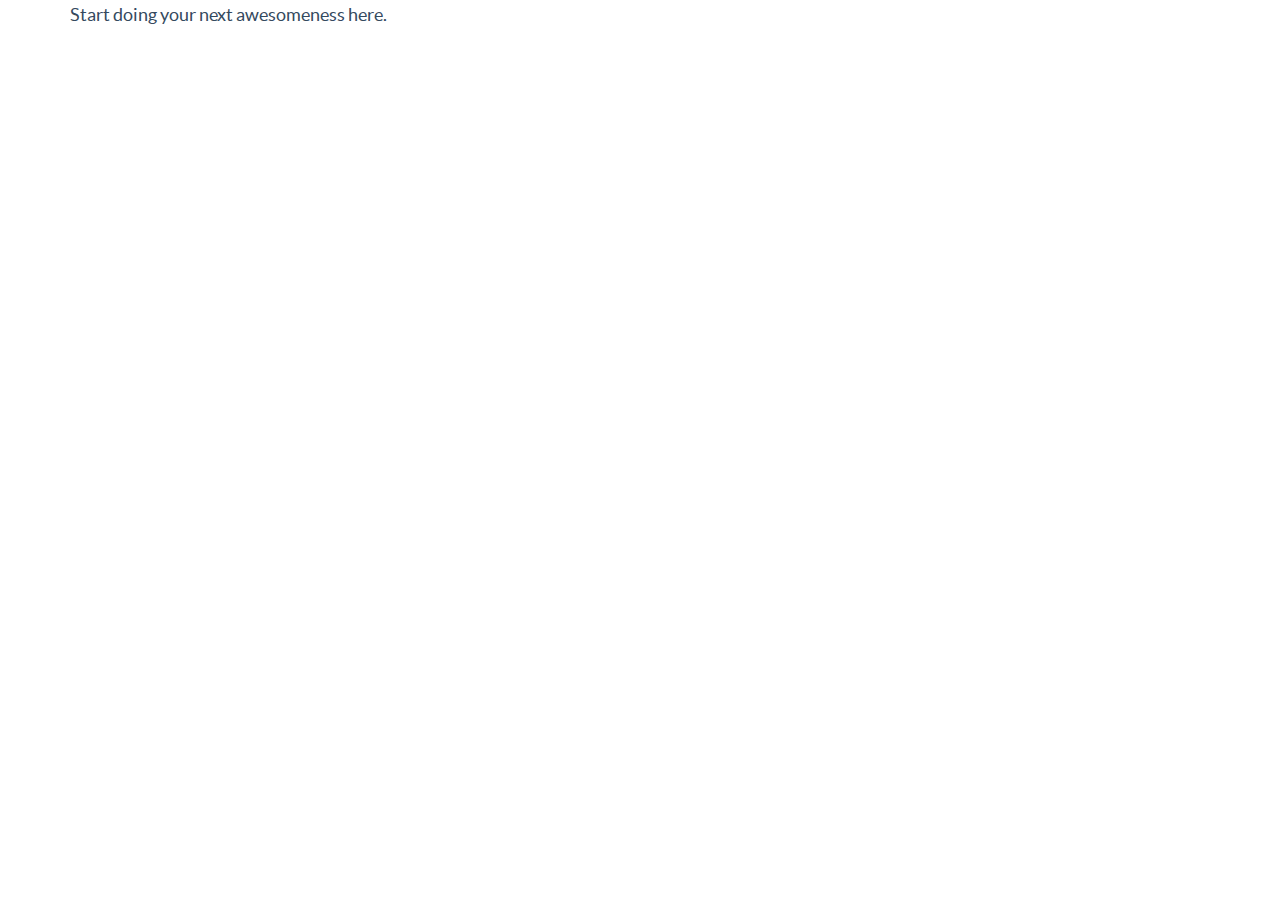
<file: startup/flat-ui/template.html>
<!DOCTYPE html>
<html lang="en">
  <head>
    <meta charset="utf-8">
    <title>Flat UI Free</title>
    <meta name="viewport" content="width=device-width, initial-scale=1.0">

    <!-- Loading Bootstrap -->
    <link href="bootstrap/css/bootstrap.css" rel="stylesheet">

    <!-- Loading Flat UI -->
    <link href="css/flat-ui.css" rel="stylesheet">

    <link rel="shortcut icon" href="images/favicon.ico">

    <!-- HTML5 shim, for IE6-8 support of HTML5 elements. All other JS at the end of file. -->
    <!--[if lt IE 9]>
      <script src="js/html5shiv.js"></script>
      <script src="js/respond.min.js"></script>
    <![endif]-->
  </head>
  <body>
    <div class="container">
        Start doing your next awesomeness here.
    </div>
    <!-- /.container -->


    <!-- Load JS here for greater good =============================-->
    <script src="js/jquery-1.8.3.min.js"></script>
    <script src="js/jquery-ui-1.10.3.custom.min.js"></script>
    <script src="js/jquery.ui.touch-punch.min.js"></script>
    <script src="js/bootstrap.min.js"></script>
    <script src="js/bootstrap-select.js"></script>
    <script src="js/bootstrap-switch.js"></script>
    <script src="js/flatui-checkbox.js"></script>
    <script src="js/flatui-radio.js"></script>
    <script src="js/jquery.tagsinput.js"></script>
    <script src="js/jquery.placeholder.js"></script>
  </body>
</html>
</file>
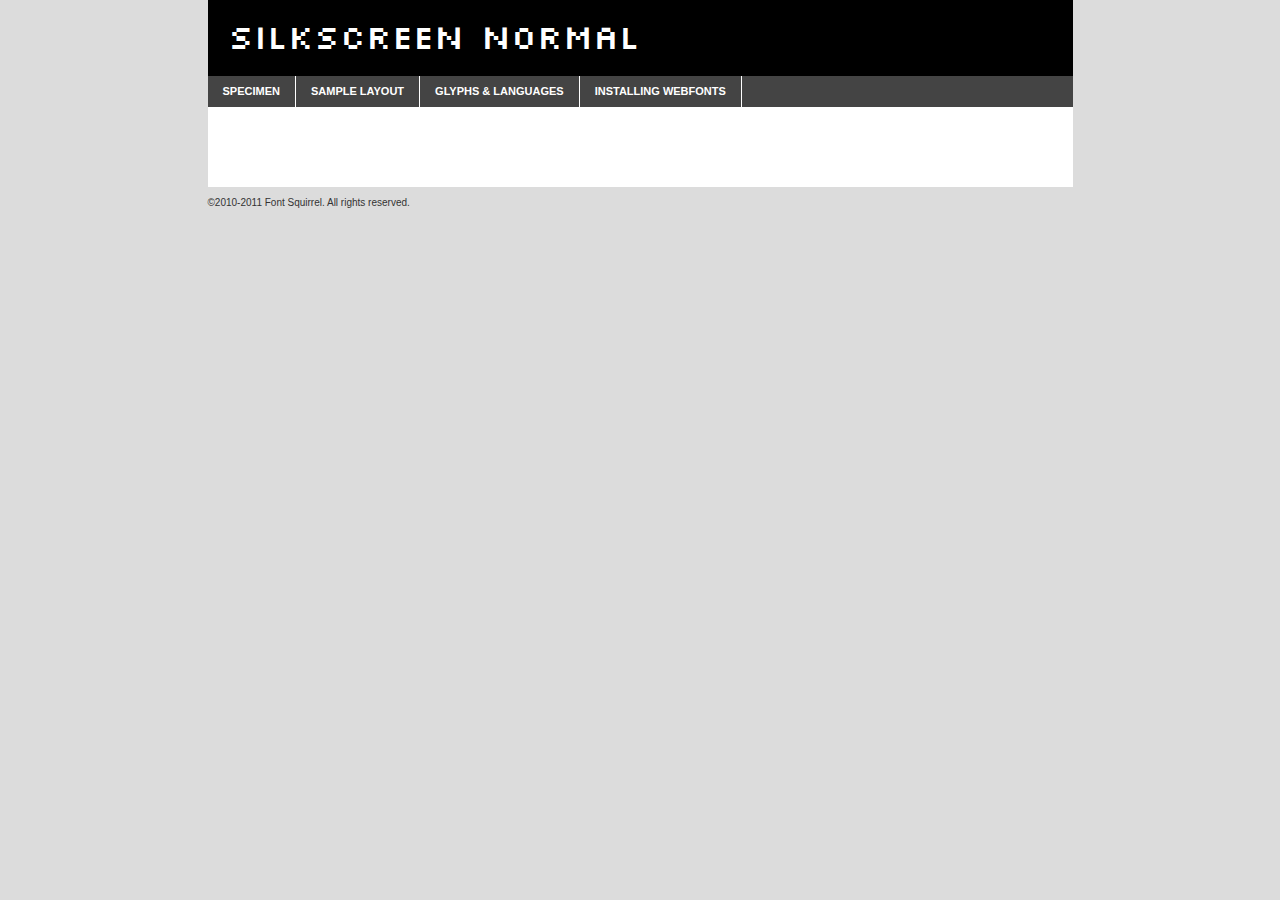
<file: startup/common-files/fonts/silkscreen/slkscr-demo.html>
<!DOCTYPE html PUBLIC "-//W3C//DTD XHTML 1.0 Transitional//EN"
	"http://www.w3.org/TR/xhtml1/DTD/xhtml1-transitional.dtd">

<html xmlns="http://www.w3.org/1999/xhtml" xml:lang="en" lang="en">
<head>
	<meta http-equiv="Content-Type" content="text/html; charset=utf-8" />
	<script src="http://ajax.googleapis.com/ajax/libs/jquery/1.7.2/jquery.min.js" type="text/javascript" charset="utf-8"></script>
	<script src="specimen_files/easytabs.js" type="text/javascript" charset="utf-8"></script>
	<link rel="stylesheet" href="specimen_files/specimen_stylesheet.css" type="text/css" charset="utf-8" />
	<link rel="stylesheet" href="stylesheet.css" type="text/css" charset="utf-8" />

	<style type="text/css">
					body{
				font-family: 'silkscreennormal';
							}
		</style>

	<title>Silkscreen Normal Specimen</title>
	
	
	<script type="text/javascript" charset="utf-8">
		$(document).ready(function() {
			$('#container').easyTabs({defaultContent:1});
		});
	</script>
</head>

<body>
<div id="container">
	<div id="header">
		Silkscreen Normal	</div>
	<ul class="tabs">
		<li><a href="#specimen">Specimen</a></li>
		<li><a href="#layout">Sample Layout</a></li>
				<li><a href="#glyphs">Glyphs &amp; Languages</a></li>
		<li><a href="#installing">Installing Webfonts</a></li>
		
	</ul>
	
	<div id="main_content">

		
			<div id="specimen">
		
				<div class="section">
					<div class="grid12 firstcol">
						<div class="huge">AaBb</div>
					</div>
				</div>
		
				<div class="section">
					<div class="glyph_range">A&#x200B;B&#x200b;C&#x200b;D&#x200b;E&#x200b;F&#x200b;G&#x200b;H&#x200b;I&#x200b;J&#x200b;K&#x200b;L&#x200b;M&#x200b;N&#x200b;O&#x200b;P&#x200b;Q&#x200b;R&#x200b;S&#x200b;T&#x200b;U&#x200b;V&#x200b;W&#x200b;X&#x200b;Y&#x200b;Z&#x200b;a&#x200b;b&#x200b;c&#x200b;d&#x200b;e&#x200b;f&#x200b;g&#x200b;h&#x200b;i&#x200b;j&#x200b;k&#x200b;l&#x200b;m&#x200b;n&#x200b;o&#x200b;p&#x200b;q&#x200b;r&#x200b;s&#x200b;t&#x200b;u&#x200b;v&#x200b;w&#x200b;x&#x200b;y&#x200b;z&#x200b;1&#x200b;2&#x200b;3&#x200b;4&#x200b;5&#x200b;6&#x200b;7&#x200b;8&#x200b;9&#x200b;0&#x200b;&amp;&#x200b;.&#x200b;,&#x200b;?&#x200b;!&#x200b;&#64;&#x200b;(&#x200b;)&#x200b;#&#x200b;$&#x200b;%&#x200b;*&#x200b;+&#x200b;-&#x200b;=&#x200b;:&#x200b;;</div>
				</div>
				<div class="section">
					<div class="grid12 firstcol">
						<table class="sample_table">
							<tr><td>10</td><td class="size10">abcdefghijklmnopqrstuvwxyzABCDEFGHIJKLMNOPQRSTUVWXYZ0123456789abcdefghijklmnopqrstuvwxyzABCDEFGHIJKLMNOPQRSTUVWXYZ0123456789abcdefghijklmnopqrstuvwxyzABCDEFGHIJKLMNOPQRSTUVWXYZ</td></tr>
							<tr><td>11</td><td class="size11">abcdefghijklmnopqrstuvwxyzABCDEFGHIJKLMNOPQRSTUVWXYZ0123456789abcdefghijklmnopqrstuvwxyzABCDEFGHIJKLMNOPQRSTUVWXYZ0123456789abcdefghijklmnopqrstuvwxyzABCDEFGHIJKLMNOPQRSTUVWXYZ</td></tr>
							<tr><td>12</td><td class="size12">abcdefghijklmnopqrstuvwxyzABCDEFGHIJKLMNOPQRSTUVWXYZ0123456789abcdefghijklmnopqrstuvwxyzABCDEFGHIJKLMNOPQRSTUVWXYZ0123456789abcdefghijklmnopqrstuvwxyzABCDEFGHIJKLMNOPQRSTUVWXYZ</td></tr>
							<tr><td>13</td><td class="size13">abcdefghijklmnopqrstuvwxyzABCDEFGHIJKLMNOPQRSTUVWXYZ0123456789abcdefghijklmnopqrstuvwxyzABCDEFGHIJKLMNOPQRSTUVWXYZ0123456789abcdefghijklmnopqrstuvwxyzABCDEFGHIJKLMNOPQRSTUVWXYZ</td></tr>
							<tr><td>14</td><td class="size14">abcdefghijklmnopqrstuvwxyzABCDEFGHIJKLMNOPQRSTUVWXYZ0123456789abcdefghijklmnopqrstuvwxyzABCDEFGHIJKLMNOPQRSTUVWXYZ0123456789abcdefghijklmnopqrstuvwxyzABCDEFGHIJKLMNOPQRSTUVWXYZ</td></tr>
							<tr><td>16</td><td class="size16">abcdefghijklmnopqrstuvwxyzABCDEFGHIJKLMNOPQRSTUVWXYZ0123456789abcdefghijklmnopqrstuvwxyzABCDEFGHIJKLMNOPQRSTUVWXYZ</td></tr>
							<tr><td>18</td><td class="size18">abcdefghijklmnopqrstuvwxyzABCDEFGHIJKLMNOPQRSTUVWXYZ0123456789abcdefghijklmnopqrstuvwxyzABCDEFGHIJKLMNOPQRSTUVWXYZ</td></tr>
							<tr><td>20</td><td class="size20">abcdefghijklmnopqrstuvwxyzABCDEFGHIJKLMNOPQRSTUVWXYZ0123456789abcdefghijklmnopqrstuvwxyzABCDEFGHIJKLMNOPQRSTUVWXYZ</td></tr>
							<tr><td>24</td><td class="size24">abcdefghijklmnopqrstuvwxyzABCDEFGHIJKLMNOPQRSTUVWXYZ0123456789abcdefghijklmnopqrstuvwxyzABCDEFGHIJKLMNOPQRSTUVWXYZ</td></tr>
							<tr><td>30</td><td class="size30">abcdefghijklmnopqrstuvwxyzABCDEFGHIJKLMNOPQRSTUVWXYZ0123456789abcdefghijklmnopqrstuvwxyzABCDEFGHIJKLMNOPQRSTUVWXYZ</td></tr>
							<tr><td>36</td><td class="size36">abcdefghijklmnopqrstuvwxyzABCDEFGHIJKLMNOPQRSTUVWXYZ0123456789abcdefghijklmnopqrstuvwxyzABCDEFGHIJKLMNOPQRSTUVWXYZ</td></tr>
							<tr><td>48</td><td class="size48">abcdefghijklmnopqrstuvwxyzABCDEFGHIJKLMNOPQRSTUVWXYZ0123456789abcdefghijklmnopqrstuvwxyzABCDEFGHIJKLMNOPQRSTUVWXYZ</td></tr>
							<tr><td>60</td><td class="size60">abcdefghijklmnopqrstuvwxyzABCDEFGHIJKLMNOPQRSTUVWXYZ0123456789abcdefghijklmnopqrstuvwxyzABCDEFGHIJKLMNOPQRSTUVWXYZ</td></tr>
							<tr><td>72</td><td class="size72">abcdefghijklmnopqrstuvwxyzABCDEFGHIJKLMNOPQRSTUVWXYZ0123456789abcdefghijklmnopqrstuvwxyzABCDEFGHIJKLMNOPQRSTUVWXYZ</td></tr>
							<tr><td>90</td><td class="size90">abcdefghijklmnopqrstuvwxyzABCDEFGHIJKLMNOPQRSTUVWXYZ0123456789abcdefghijklmnopqrstuvwxyzABCDEFGHIJKLMNOPQRSTUVWXYZ</td></tr>
						</table>
				
					</div>
			
				</div>
		
		
		
								<div class="section" id="bodycomparison">


										<div id="xheight">
				<div class="fontbody">&#x25FC;&#x25FC;&#x25FC;&#x25FC;&#x25FC;&#x25FC;&#x25FC;&#x25FC;&#x25FC;&#x25FC;&#x25FC;&#x25FC;&#x25FC;&#x25FC;&#x25FC;&#x25FC;&#x25FC;&#x25FC;&#x25FC;&#x25FC;&#x25FC;&#x25FC;&#x25FC;&#x25FC;&#x25FC;&#x25FC;&#x25FC;&#x25FC;&#x25FC;&#x25FC;&#x25FC;&#x25FC;&#x25FC;&#x25FC;&#x25FC;&#x25FC;&#x25FC;&#x25FC;&#x25FC;&#x25FC;&#x25FC;&#x25FC;&#x25FC;&#x25FC;&#x25FC;&#x25FC;&#x25FC;&#x25FC;&#x25FC;&#x25FC;&#x25FC;&#x25FC;&#x25FC;&#x25FC;&#x25FC;&#x25FC;&#x25FC;&#x25FC;&#x25FC;&#x25FC;&#x25FC;&#x25FC;&#x25FC;&#x25FC;&#x25FC;&#x25FC;&#x25FC;&#x25FC;&#x25FC;&#x25FC;&#x25FC;&#x25FC;&#x25FC;&#x25FC;&#x25FC;&#x25FC;&#x25FC;&#x25FC;&#x25FC;&#x25FC;&#x25FC;&#x25FC;&#x25FC;&#x25FC;&#x25FC;&#x25FC;&#x25FC;&#x25FC;&#x25FC;&#x25FC;&#x25FC;&#x25FC;&#x25FC;&#x25FC;&#x25FC;&#x25FC;&#x25FC;&#x25FC;&#x25FC;body</div><div class="arialbody">body</div><div class="verdanabody">body</div><div class="georgiabody">body</div></div>
										<div class="fontbody" style="z-index:1">
											body<span>Silkscreen Normal</span>
										</div>
										<div class="arialbody" style="z-index:1">
											body<span>Arial</span>
										</div>
										<div class="verdanabody" style="z-index:1">
											body<span>Verdana</span>
										</div>
										<div class="georgiabody" style="z-index:1">
											body<span>Georgia</span>
										</div>



								</div>
		
		
				<div class="section psample psample_row1" id="">
					
					<div class="grid2 firstcol">
						<p class="size10"><span>10.</span>Aenean lacinia bibendum nulla sed consectetur. Fusce dapibus, tellus ac cursus commodo, tortor mauris condimentum nibh, ut fermentum massa justo sit amet risus. Nullam id dolor id nibh ultricies vehicula ut id elit. Cum sociis natoque penatibus et magnis dis parturient montes, nascetur ridiculus mus. Nulla vitae elit libero, a pharetra augue.</p>
			
					</div>
					<div class="grid3">
						<p class="size11"><span>11.</span>Aenean lacinia bibendum nulla sed consectetur. Fusce dapibus, tellus ac cursus commodo, tortor mauris condimentum nibh, ut fermentum massa justo sit amet risus. Nullam id dolor id nibh ultricies vehicula ut id elit. Cum sociis natoque penatibus et magnis dis parturient montes, nascetur ridiculus mus. Nulla vitae elit libero, a pharetra augue.</p>
			
					</div>
					<div class="grid3">
						<p class="size12"><span>12.</span>Aenean lacinia bibendum nulla sed consectetur. Fusce dapibus, tellus ac cursus commodo, tortor mauris condimentum nibh, ut fermentum massa justo sit amet risus. Nullam id dolor id nibh ultricies vehicula ut id elit. Cum sociis natoque penatibus et magnis dis parturient montes, nascetur ridiculus mus. Nulla vitae elit libero, a pharetra augue.</p>
			
					</div>
					<div class="grid4">
						<p class="size13"><span>13.</span>Aenean lacinia bibendum nulla sed consectetur. Fusce dapibus, tellus ac cursus commodo, tortor mauris condimentum nibh, ut fermentum massa justo sit amet risus. Nullam id dolor id nibh ultricies vehicula ut id elit. Cum sociis natoque penatibus et magnis dis parturient montes, nascetur ridiculus mus. Nulla vitae elit libero, a pharetra augue.</p>
			
					</div>
					<div class="white_blend"></div>
					
				</div>
				<div class="section psample psample_row2" id="">
					<div class="grid3 firstcol">
						<p class="size14"><span>14.</span>Aenean lacinia bibendum nulla sed consectetur. Fusce dapibus, tellus ac cursus commodo, tortor mauris condimentum nibh, ut fermentum massa justo sit amet risus. Nullam id dolor id nibh ultricies vehicula ut id elit. Cum sociis natoque penatibus et magnis dis parturient montes, nascetur ridiculus mus. Nulla vitae elit libero, a pharetra augue.</p>
			
					</div>
					<div class="grid4">
						<p class="size16"><span>16.</span>Aenean lacinia bibendum nulla sed consectetur. Fusce dapibus, tellus ac cursus commodo, tortor mauris condimentum nibh, ut fermentum massa justo sit amet risus. Nullam id dolor id nibh ultricies vehicula ut id elit. Cum sociis natoque penatibus et magnis dis parturient montes, nascetur ridiculus mus. Nulla vitae elit libero, a pharetra augue.</p>
			
					</div>
					<div class="grid5">
						<p class="size18"><span>18.</span>Aenean lacinia bibendum nulla sed consectetur. Fusce dapibus, tellus ac cursus commodo, tortor mauris condimentum nibh, ut fermentum massa justo sit amet risus. Nullam id dolor id nibh ultricies vehicula ut id elit. Cum sociis natoque penatibus et magnis dis parturient montes, nascetur ridiculus mus. Nulla vitae elit libero, a pharetra augue.</p>
			
					</div>

					<div class="white_blend"></div>

				</div>
				
				<div class="section psample psample_row3" id="">
					<div class="grid5 firstcol">
						<p class="size20"><span>20.</span>Aenean lacinia bibendum nulla sed consectetur. Fusce dapibus, tellus ac cursus commodo, tortor mauris condimentum nibh, ut fermentum massa justo sit amet risus. Nullam id dolor id nibh ultricies vehicula ut id elit. Cum sociis natoque penatibus et magnis dis parturient montes, nascetur ridiculus mus. Nulla vitae elit libero, a pharetra augue.</p>
					</div>
					<div class="grid7">
						<p class="size24"><span>24.</span>Aenean lacinia bibendum nulla sed consectetur. Fusce dapibus, tellus ac cursus commodo, tortor mauris condimentum nibh, ut fermentum massa justo sit amet risus. Nullam id dolor id nibh ultricies vehicula ut id elit. Cum sociis natoque penatibus et magnis dis parturient montes, nascetur ridiculus mus. Nulla vitae elit libero, a pharetra augue.</p>
					</div>
					
					<div class="white_blend"></div>
					
				</div>
				
				<div class="section psample psample_row4" id="">
					<div class="grid12 firstcol">
						<p class="size30"><span>30.</span>Aenean lacinia bibendum nulla sed consectetur. Fusce dapibus, tellus ac cursus commodo, tortor mauris condimentum nibh, ut fermentum massa justo sit amet risus. Nullam id dolor id nibh ultricies vehicula ut id elit. Cum sociis natoque penatibus et magnis dis parturient montes, nascetur ridiculus mus. Nulla vitae elit libero, a pharetra augue.</p>
					</div>
					<div class="white_blend"></div>
					
				</div>
				
				
				
				<div class="section psample psample_row1 fullreverse">
					<div class="grid2 firstcol">
						<p class="size10"><span>10.</span>Aenean lacinia bibendum nulla sed consectetur. Fusce dapibus, tellus ac cursus commodo, tortor mauris condimentum nibh, ut fermentum massa justo sit amet risus. Nullam id dolor id nibh ultricies vehicula ut id elit. Cum sociis natoque penatibus et magnis dis parturient montes, nascetur ridiculus mus. Nulla vitae elit libero, a pharetra augue.</p>
			
					</div>
					<div class="grid3">
						<p class="size11"><span>11.</span>Aenean lacinia bibendum nulla sed consectetur. Fusce dapibus, tellus ac cursus commodo, tortor mauris condimentum nibh, ut fermentum massa justo sit amet risus. Nullam id dolor id nibh ultricies vehicula ut id elit. Cum sociis natoque penatibus et magnis dis parturient montes, nascetur ridiculus mus. Nulla vitae elit libero, a pharetra augue.</p>
			
					</div>
					<div class="grid3">
						<p class="size12"><span>12.</span>Aenean lacinia bibendum nulla sed consectetur. Fusce dapibus, tellus ac cursus commodo, tortor mauris condimentum nibh, ut fermentum massa justo sit amet risus. Nullam id dolor id nibh ultricies vehicula ut id elit. Cum sociis natoque penatibus et magnis dis parturient montes, nascetur ridiculus mus. Nulla vitae elit libero, a pharetra augue.</p>
			
					</div>
					<div class="grid4">
						<p class="size13"><span>13.</span>Aenean lacinia bibendum nulla sed consectetur. Fusce dapibus, tellus ac cursus commodo, tortor mauris condimentum nibh, ut fermentum massa justo sit amet risus. Nullam id dolor id nibh ultricies vehicula ut id elit. Cum sociis natoque penatibus et magnis dis parturient montes, nascetur ridiculus mus. Nulla vitae elit libero, a pharetra augue.</p>
			
					</div>
					<div class="black_blend"></div>
					
				</div>
				
				<div class="section psample psample_row2 fullreverse">
					<div class="grid3 firstcol">
						<p class="size14"><span>14.</span>Aenean lacinia bibendum nulla sed consectetur. Fusce dapibus, tellus ac cursus commodo, tortor mauris condimentum nibh, ut fermentum massa justo sit amet risus. Nullam id dolor id nibh ultricies vehicula ut id elit. Cum sociis natoque penatibus et magnis dis parturient montes, nascetur ridiculus mus. Nulla vitae elit libero, a pharetra augue.</p>
			
					</div>
					<div class="grid4">
						<p class="size16"><span>16.</span>Aenean lacinia bibendum nulla sed consectetur. Fusce dapibus, tellus ac cursus commodo, tortor mauris condimentum nibh, ut fermentum massa justo sit amet risus. Nullam id dolor id nibh ultricies vehicula ut id elit. Cum sociis natoque penatibus et magnis dis parturient montes, nascetur ridiculus mus. Nulla vitae elit libero, a pharetra augue.</p>
			
					</div>
					<div class="grid5">
						<p class="size18"><span>18.</span>Aenean lacinia bibendum nulla sed consectetur. Fusce dapibus, tellus ac cursus commodo, tortor mauris condimentum nibh, ut fermentum massa justo sit amet risus. Nullam id dolor id nibh ultricies vehicula ut id elit. Cum sociis natoque penatibus et magnis dis parturient montes, nascetur ridiculus mus. Nulla vitae elit libero, a pharetra augue.</p>
			
					</div>
					<div class="black_blend"></div>

				</div>
				
				<div class="section psample fullreverse psample_row3" id="">
					<div class="grid5 firstcol">
						<p class="size20"><span>20.</span>Aenean lacinia bibendum nulla sed consectetur. Fusce dapibus, tellus ac cursus commodo, tortor mauris condimentum nibh, ut fermentum massa justo sit amet risus. Nullam id dolor id nibh ultricies vehicula ut id elit. Cum sociis natoque penatibus et magnis dis parturient montes, nascetur ridiculus mus. Nulla vitae elit libero, a pharetra augue.</p>
					</div>
					<div class="grid7">
						<p class="size24"><span>24.</span>Aenean lacinia bibendum nulla sed consectetur. Fusce dapibus, tellus ac cursus commodo, tortor mauris condimentum nibh, ut fermentum massa justo sit amet risus. Nullam id dolor id nibh ultricies vehicula ut id elit. Cum sociis natoque penatibus et magnis dis parturient montes, nascetur ridiculus mus. Nulla vitae elit libero, a pharetra augue.</p>
					</div>
					
					<div class="black_blend"></div>
					
				</div>
				
				<div class="section psample fullreverse psample_row4" id="" style="border-bottom: 20px #000 solid;">
					<div class="grid12 firstcol">
						<p class="size30"><span>30.</span>Aenean lacinia bibendum nulla sed consectetur. Fusce dapibus, tellus ac cursus commodo, tortor mauris condimentum nibh, ut fermentum massa justo sit amet risus. Nullam id dolor id nibh ultricies vehicula ut id elit. Cum sociis natoque penatibus et magnis dis parturient montes, nascetur ridiculus mus. Nulla vitae elit libero, a pharetra augue.</p>
					</div>
					<div class="black_blend"></div>
					
				</div>
				
				
				
				
			</div>
			
			<div id="layout">
				
				<div class="section">
					
					<div class="grid12 firstcol">
						<h1>Lorem Ipsum Dolor</h1>
						<h2>Etiam porta sem malesuada magna mollis euismod</h2>
						
						<p class="byline">By <a href="#link">Aenean Lacinia</a></p>
					</div>
				</div>
				<div class="section">
					<div class="grid8 firstcol">
						<p class="large">Donec sed odio dui. Morbi leo risus, porta ac consectetur ac, vestibulum at eros. Fusce dapibus, tellus ac cursus commodo, tortor mauris condimentum nibh, ut fermentum massa justo sit amet risus. </p>

						
						<h3>Pellentesque ornare sem</h3>

						<p>Maecenas sed diam eget risus varius blandit sit amet non magna. Maecenas faucibus mollis interdum. Donec ullamcorper nulla non metus auctor fringilla. Nullam id dolor id nibh ultricies vehicula ut id elit. Nullam id dolor id nibh ultricies vehicula ut id elit. </p>

						<p>Aenean eu leo quam. Pellentesque ornare sem lacinia quam venenatis vestibulum. Lorem ipsum dolor sit amet, consectetur adipiscing elit. Cum sociis natoque penatibus et magnis dis parturient montes, nascetur ridiculus mus. </p>

						<p>Nulla vitae elit libero, a pharetra augue. Praesent commodo cursus magna, vel scelerisque nisl consectetur et. Aenean lacinia bibendum nulla sed consectetur. </p>

						<p>Nullam quis risus eget urna mollis ornare vel eu leo. Nullam quis risus eget urna mollis ornare vel eu leo. Maecenas sed diam eget risus varius blandit sit amet non magna. Donec ullamcorper nulla non metus auctor fringilla. </p>

						<h3>Cras mattis consectetur</h3>

						<p>Aenean eu leo quam. Pellentesque ornare sem lacinia quam venenatis vestibulum. Aenean lacinia bibendum nulla sed consectetur. Integer posuere erat a ante venenatis dapibus posuere velit aliquet. Cras mattis consectetur purus sit amet fermentum. </p>

						<p>Nullam id dolor id nibh ultricies vehicula ut id elit. Nullam quis risus eget urna mollis ornare vel eu leo. Cras mattis consectetur purus sit amet fermentum.</p>
					</div>
					
					<div class="grid4 sidebar">
						
						<div class="box reverse">
							<p class="last">Nullam quis risus eget urna mollis ornare vel eu leo. Donec ullamcorper nulla non metus auctor fringilla. Cras mattis consectetur purus sit amet fermentum. Sed posuere consectetur est at lobortis. Lorem ipsum dolor sit amet, consectetur adipiscing elit. </p>
						</div>
						
						<p class="caption">Maecenas sed diam eget risus varius.</p>

						<p>Vestibulum id ligula porta felis euismod semper. Integer posuere erat a ante venenatis dapibus posuere velit aliquet. Vestibulum id ligula porta felis euismod semper. Sed posuere consectetur est at lobortis. Maecenas sed diam eget risus varius blandit sit amet non magna. Fusce dapibus, tellus ac cursus commodo, tortor mauris condimentum nibh, ut fermentum massa justo sit amet risus. </p>

					

						<p>Duis mollis, est non commodo luctus, nisi erat porttitor ligula, eget lacinia odio sem nec elit. Aenean lacinia bibendum nulla sed consectetur. Vivamus sagittis lacus vel augue laoreet rutrum faucibus dolor auctor. Aenean lacinia bibendum nulla sed consectetur. Nullam quis risus eget urna mollis ornare vel eu leo. </p>

						<p>Praesent commodo cursus magna, vel scelerisque nisl consectetur et. Donec ullamcorper nulla non metus auctor fringilla. Maecenas faucibus mollis interdum. Fusce dapibus, tellus ac cursus commodo, tortor mauris condimentum nibh, ut fermentum massa justo sit amet risus. </p>

					</div>
				</div>
				
			</div>


			



		<div id="glyphs">
			<div class="section">
				<div class="grid12 firstcol">
			
				<h1>Language Support</h1>
				<p>The subset of Silkscreen Normal in this kit supports the following languages:<br />
			
					English				</p>
				<h1>Glyph Chart</h1>
				<p>The subset of Silkscreen Normal in this kit includes all the glyphs listed below. Unicode entities are included above each glyph to help you insert individual characters into your layout.</p>
				<div id="glyph_chart">
			
																														 <div><p>&amp;#13;</p>&#13;</div>
																				 <div><p>&amp;#32;</p>&#32;</div>
																				 <div><p>&amp;#33;</p>&#33;</div>
																				 <div><p>&amp;#34;</p>&#34;</div>
																				 <div><p>&amp;#35;</p>&#35;</div>
																				 <div><p>&amp;#36;</p>&#36;</div>
																				 <div><p>&amp;#37;</p>&#37;</div>
																				 <div><p>&amp;#38;</p>&#38;</div>
																				 <div><p>&amp;#39;</p>&#39;</div>
																				 <div><p>&amp;#40;</p>&#40;</div>
																				 <div><p>&amp;#41;</p>&#41;</div>
																				 <div><p>&amp;#42;</p>&#42;</div>
																				 <div><p>&amp;#43;</p>&#43;</div>
																				 <div><p>&amp;#44;</p>&#44;</div>
																				 <div><p>&amp;#45;</p>&#45;</div>
																				 <div><p>&amp;#46;</p>&#46;</div>
																				 <div><p>&amp;#47;</p>&#47;</div>
																				 <div><p>&amp;#48;</p>&#48;</div>
																				 <div><p>&amp;#49;</p>&#49;</div>
																				 <div><p>&amp;#50;</p>&#50;</div>
																				 <div><p>&amp;#51;</p>&#51;</div>
																				 <div><p>&amp;#52;</p>&#52;</div>
																				 <div><p>&amp;#53;</p>&#53;</div>
																				 <div><p>&amp;#54;</p>&#54;</div>
																				 <div><p>&amp;#55;</p>&#55;</div>
																				 <div><p>&amp;#56;</p>&#56;</div>
																				 <div><p>&amp;#57;</p>&#57;</div>
																				 <div><p>&amp;#58;</p>&#58;</div>
																				 <div><p>&amp;#59;</p>&#59;</div>
																				 <div><p>&amp;#60;</p>&#60;</div>
																				 <div><p>&amp;#61;</p>&#61;</div>
																				 <div><p>&amp;#62;</p>&#62;</div>
																				 <div><p>&amp;#63;</p>&#63;</div>
																				 <div><p>&amp;#64;</p>&#64;</div>
																				 <div><p>&amp;#65;</p>&#65;</div>
																				 <div><p>&amp;#66;</p>&#66;</div>
																				 <div><p>&amp;#67;</p>&#67;</div>
																				 <div><p>&amp;#68;</p>&#68;</div>
																				 <div><p>&amp;#69;</p>&#69;</div>
																				 <div><p>&amp;#70;</p>&#70;</div>
																				 <div><p>&amp;#71;</p>&#71;</div>
																				 <div><p>&amp;#72;</p>&#72;</div>
																				 <div><p>&amp;#73;</p>&#73;</div>
																				 <div><p>&amp;#74;</p>&#74;</div>
																				 <div><p>&amp;#75;</p>&#75;</div>
																				 <div><p>&amp;#76;</p>&#76;</div>
																				 <div><p>&amp;#77;</p>&#77;</div>
																				 <div><p>&amp;#78;</p>&#78;</div>
																				 <div><p>&amp;#79;</p>&#79;</div>
																				 <div><p>&amp;#80;</p>&#80;</div>
																				 <div><p>&amp;#81;</p>&#81;</div>
																				 <div><p>&amp;#82;</p>&#82;</div>
																				 <div><p>&amp;#83;</p>&#83;</div>
																				 <div><p>&amp;#84;</p>&#84;</div>
																				 <div><p>&amp;#85;</p>&#85;</div>
																				 <div><p>&amp;#86;</p>&#86;</div>
																				 <div><p>&amp;#87;</p>&#87;</div>
																				 <div><p>&amp;#88;</p>&#88;</div>
																				 <div><p>&amp;#89;</p>&#89;</div>
																				 <div><p>&amp;#90;</p>&#90;</div>
																				 <div><p>&amp;#91;</p>&#91;</div>
																				 <div><p>&amp;#92;</p>&#92;</div>
																				 <div><p>&amp;#93;</p>&#93;</div>
																				 <div><p>&amp;#94;</p>&#94;</div>
																				 <div><p>&amp;#95;</p>&#95;</div>
																				 <div><p>&amp;#96;</p>&#96;</div>
																				 <div><p>&amp;#97;</p>&#97;</div>
																				 <div><p>&amp;#98;</p>&#98;</div>
																				 <div><p>&amp;#99;</p>&#99;</div>
																				 <div><p>&amp;#100;</p>&#100;</div>
																				 <div><p>&amp;#101;</p>&#101;</div>
																				 <div><p>&amp;#102;</p>&#102;</div>
																				 <div><p>&amp;#103;</p>&#103;</div>
																				 <div><p>&amp;#104;</p>&#104;</div>
																				 <div><p>&amp;#105;</p>&#105;</div>
																				 <div><p>&amp;#106;</p>&#106;</div>
																				 <div><p>&amp;#107;</p>&#107;</div>
																				 <div><p>&amp;#108;</p>&#108;</div>
																				 <div><p>&amp;#109;</p>&#109;</div>
																				 <div><p>&amp;#110;</p>&#110;</div>
																				 <div><p>&amp;#111;</p>&#111;</div>
																				 <div><p>&amp;#112;</p>&#112;</div>
																				 <div><p>&amp;#113;</p>&#113;</div>
																				 <div><p>&amp;#114;</p>&#114;</div>
																				 <div><p>&amp;#115;</p>&#115;</div>
																				 <div><p>&amp;#116;</p>&#116;</div>
																				 <div><p>&amp;#117;</p>&#117;</div>
																				 <div><p>&amp;#118;</p>&#118;</div>
																				 <div><p>&amp;#119;</p>&#119;</div>
																				 <div><p>&amp;#120;</p>&#120;</div>
																				 <div><p>&amp;#121;</p>&#121;</div>
																				 <div><p>&amp;#122;</p>&#122;</div>
																				 <div><p>&amp;#123;</p>&#123;</div>
																				 <div><p>&amp;#124;</p>&#124;</div>
																				 <div><p>&amp;#125;</p>&#125;</div>
																				 <div><p>&amp;#126;</p>&#126;</div>
																				 <div><p>&amp;#160;</p>&#160;</div>
																				 <div><p>&amp;#173;</p>&#173;</div>
																				 <div><p>&amp;#8192;</p>&#8192;</div>
																				 <div><p>&amp;#8193;</p>&#8193;</div>
																				 <div><p>&amp;#8194;</p>&#8194;</div>
																				 <div><p>&amp;#8195;</p>&#8195;</div>
																				 <div><p>&amp;#8196;</p>&#8196;</div>
																				 <div><p>&amp;#8197;</p>&#8197;</div>
																				 <div><p>&amp;#8198;</p>&#8198;</div>
																				 <div><p>&amp;#8199;</p>&#8199;</div>
																				 <div><p>&amp;#8200;</p>&#8200;</div>
																				 <div><p>&amp;#8201;</p>&#8201;</div>
																				 <div><p>&amp;#8202;</p>&#8202;</div>
																				 <div><p>&amp;#8208;</p>&#8208;</div>
																				 <div><p>&amp;#8209;</p>&#8209;</div>
																				 <div><p>&amp;#8210;</p>&#8210;</div>
																				 <div><p>&amp;#8211;</p>&#8211;</div>
																				 <div><p>&amp;#8212;</p>&#8212;</div>
																				 <div><p>&amp;#8239;</p>&#8239;</div>
																				 <div><p>&amp;#8287;</p>&#8287;</div>
																				 <div><p>&amp;#9724;</p>&#9724;</div>
																												</div>	
				</div>
		
		
			</div>
		</div>
		
		
		<div id="specs">
			
		</div>
	
		<div id="installing">
			<div class="section">
				<div class="grid7 firstcol">
					<h1>Installing Webfonts</h1>
					
					<p>Webfonts are supported by all major browser platforms but not all in the same way. There are currently four different font formats that must be included in order to target all browsers. This includes TTF, WOFF, EOT and SVG.</p>
					
					<h2>1. Upload your webfonts</h2>
					<p>You must upload your webfont kit to your website. They should be in or near the same directory as your CSS files.</p>
					
					<h2>2. Include the webfont stylesheet</h2>
					<p>A special CSS @font-face declaration helps the various browsers select the appropriate font it needs without causing you a bunch of headaches. Learn more about this syntax by reading the <a href="http://www.fontspring.com/blog/further-hardening-of-the-bulletproof-syntax">Fontspring blog post</a> about it. The code for it is as follows:</p>


<code>
@font-face{ 
	font-family: 'MyWebFont';
	src: url('WebFont.eot');
	src: url('WebFont.eot?#iefix') format('embedded-opentype'),
	     url('WebFont.woff') format('woff'),
	     url('WebFont.ttf') format('truetype'),
	     url('WebFont.svg#webfont') format('svg');
}
</code>

	<p>We've already gone ahead and generated the code for you. All you have to do is link to the stylesheet in your HTML, like this:</p>
	<code>&lt;link rel=&quot;stylesheet&quot; href=&quot;stylesheet.css&quot; type=&quot;text/css&quot; charset=&quot;utf-8&quot; /&gt;</code>

					<h2>3. Modify your own stylesheet</h2>
					<p>To take advantage of your new fonts, you must tell your stylesheet to use them. Look at the original @font-face declaration above and find the property called "font-family." The name linked there will be what you use to reference the font. Prepend that webfont name to the font stack in the "font-family" property, inside the selector you want to change. For example:</p>
<code>p { font-family: 'WebFont', Arial, sans-serif; }</code>

<h2>4. Test</h2>
<p>Getting webfonts to work cross-browser <em>can</em> be tricky. Use the information in the sidebar to help you if you find that fonts aren't loading in a particular browser.</p>
				</div>
				
				<div class="grid5 sidebar">
					<div class="box">
						<h2>Troubleshooting<br />Font-Face Problems</h2>
						<p>Having trouble getting your webfonts to load in your new website? Here are some tips to sort out what might be the problem.</p>

						<h3>Fonts not showing in any browser</h3>

						<p>This sounds like you need to work on the plumbing. You either did not upload the fonts to the correct directory, or you did not link the fonts properly in the CSS. If you've confirmed that all this is correct and you still have a problem, take a look at your .htaccess file and see if requests are getting intercepted.</p>

						<h3>Fonts not loading in iPhone or iPad</h3>

						<p>The most common problem here is that you are serving the fonts from an IIS server. IIS refuses to serve files that have unknown MIME types. If that is the case, you must set the MIME type for SVG to "image/svg+xml" in the server settings. Follow these instructions from Microsoft if you need help.</p>

						<h3>Fonts not loading in Firefox</h3>

						<p>The primary reason for this failure? You are still using a version Firefox older than 3.5. So upgrade already! If that isn't it, then you are very likely serving fonts from a different domain. Firefox requires that all font assets be served from the same domain. Lastly it is possible that you need to add WOFF to your list of MIME types (if you are serving via IIS.)</p>

						<h3>Fonts not loading in IE</h3>

						<p>Are you looking at Internet Explorer on an actual Windows machine or are you cheating by using a service like Adobe BrowserLab? Many of these screenshot services do not render @font-face for IE. Best to test it on a real machine.</p>

						<h3>Fonts not loading in IE9</h3>

						<p>IE9, like Firefox, requires that fonts be served from the same domain as the website. Make sure that is the case.</p>
					</div>
				</div>
			</div>
			
		</div>
	
	</div>
	<div id="footer">
		<p>&copy;2010-2011 Font Squirrel. All rights reserved.</p>
	</div>
</div>
</body>
</html>
</file>
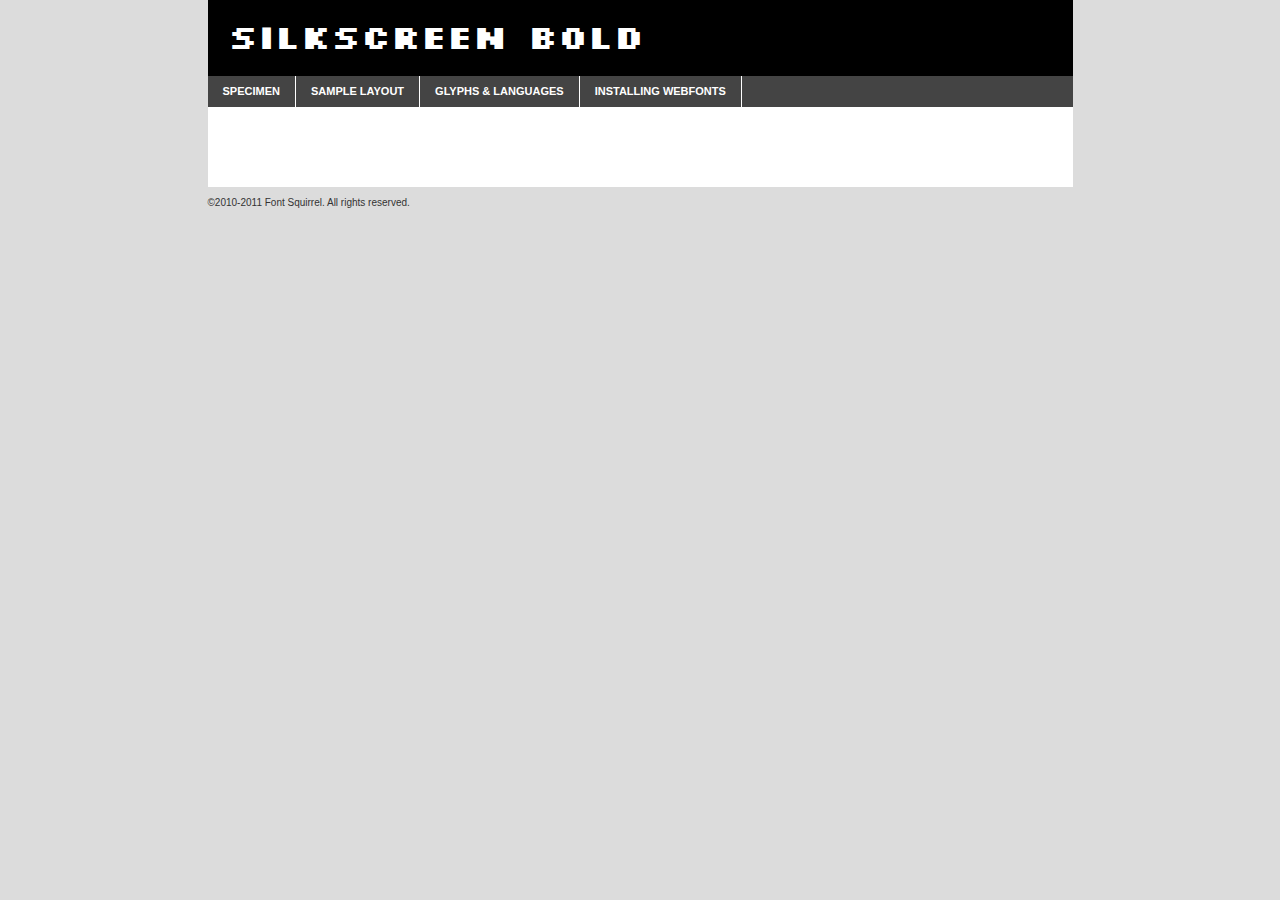
<file: startup/common-files/fonts/silkscreen/slkscrb-demo.html>
<!DOCTYPE html PUBLIC "-//W3C//DTD XHTML 1.0 Transitional//EN"
	"http://www.w3.org/TR/xhtml1/DTD/xhtml1-transitional.dtd">

<html xmlns="http://www.w3.org/1999/xhtml" xml:lang="en" lang="en">
<head>
	<meta http-equiv="Content-Type" content="text/html; charset=utf-8" />
	<script src="http://ajax.googleapis.com/ajax/libs/jquery/1.7.2/jquery.min.js" type="text/javascript" charset="utf-8"></script>
	<script src="specimen_files/easytabs.js" type="text/javascript" charset="utf-8"></script>
	<link rel="stylesheet" href="specimen_files/specimen_stylesheet.css" type="text/css" charset="utf-8" />
	<link rel="stylesheet" href="stylesheet.css" type="text/css" charset="utf-8" />

	<style type="text/css">
					body{
				font-family: 'silkscreenbold';
							}
		</style>

	<title>Silkscreen Bold Specimen</title>
	
	
	<script type="text/javascript" charset="utf-8">
		$(document).ready(function() {
			$('#container').easyTabs({defaultContent:1});
		});
	</script>
</head>

<body>
<div id="container">
	<div id="header">
		Silkscreen Bold	</div>
	<ul class="tabs">
		<li><a href="#specimen">Specimen</a></li>
		<li><a href="#layout">Sample Layout</a></li>
				<li><a href="#glyphs">Glyphs &amp; Languages</a></li>
		<li><a href="#installing">Installing Webfonts</a></li>
		
	</ul>
	
	<div id="main_content">

		
			<div id="specimen">
		
				<div class="section">
					<div class="grid12 firstcol">
						<div class="huge">AaBb</div>
					</div>
				</div>
		
				<div class="section">
					<div class="glyph_range">A&#x200B;B&#x200b;C&#x200b;D&#x200b;E&#x200b;F&#x200b;G&#x200b;H&#x200b;I&#x200b;J&#x200b;K&#x200b;L&#x200b;M&#x200b;N&#x200b;O&#x200b;P&#x200b;Q&#x200b;R&#x200b;S&#x200b;T&#x200b;U&#x200b;V&#x200b;W&#x200b;X&#x200b;Y&#x200b;Z&#x200b;a&#x200b;b&#x200b;c&#x200b;d&#x200b;e&#x200b;f&#x200b;g&#x200b;h&#x200b;i&#x200b;j&#x200b;k&#x200b;l&#x200b;m&#x200b;n&#x200b;o&#x200b;p&#x200b;q&#x200b;r&#x200b;s&#x200b;t&#x200b;u&#x200b;v&#x200b;w&#x200b;x&#x200b;y&#x200b;z&#x200b;1&#x200b;2&#x200b;3&#x200b;4&#x200b;5&#x200b;6&#x200b;7&#x200b;8&#x200b;9&#x200b;0&#x200b;&amp;&#x200b;.&#x200b;,&#x200b;?&#x200b;!&#x200b;&#64;&#x200b;(&#x200b;)&#x200b;#&#x200b;$&#x200b;%&#x200b;*&#x200b;+&#x200b;-&#x200b;=&#x200b;:&#x200b;;</div>
				</div>
				<div class="section">
					<div class="grid12 firstcol">
						<table class="sample_table">
							<tr><td>10</td><td class="size10">abcdefghijklmnopqrstuvwxyzABCDEFGHIJKLMNOPQRSTUVWXYZ0123456789abcdefghijklmnopqrstuvwxyzABCDEFGHIJKLMNOPQRSTUVWXYZ0123456789abcdefghijklmnopqrstuvwxyzABCDEFGHIJKLMNOPQRSTUVWXYZ</td></tr>
							<tr><td>11</td><td class="size11">abcdefghijklmnopqrstuvwxyzABCDEFGHIJKLMNOPQRSTUVWXYZ0123456789abcdefghijklmnopqrstuvwxyzABCDEFGHIJKLMNOPQRSTUVWXYZ0123456789abcdefghijklmnopqrstuvwxyzABCDEFGHIJKLMNOPQRSTUVWXYZ</td></tr>
							<tr><td>12</td><td class="size12">abcdefghijklmnopqrstuvwxyzABCDEFGHIJKLMNOPQRSTUVWXYZ0123456789abcdefghijklmnopqrstuvwxyzABCDEFGHIJKLMNOPQRSTUVWXYZ0123456789abcdefghijklmnopqrstuvwxyzABCDEFGHIJKLMNOPQRSTUVWXYZ</td></tr>
							<tr><td>13</td><td class="size13">abcdefghijklmnopqrstuvwxyzABCDEFGHIJKLMNOPQRSTUVWXYZ0123456789abcdefghijklmnopqrstuvwxyzABCDEFGHIJKLMNOPQRSTUVWXYZ0123456789abcdefghijklmnopqrstuvwxyzABCDEFGHIJKLMNOPQRSTUVWXYZ</td></tr>
							<tr><td>14</td><td class="size14">abcdefghijklmnopqrstuvwxyzABCDEFGHIJKLMNOPQRSTUVWXYZ0123456789abcdefghijklmnopqrstuvwxyzABCDEFGHIJKLMNOPQRSTUVWXYZ0123456789abcdefghijklmnopqrstuvwxyzABCDEFGHIJKLMNOPQRSTUVWXYZ</td></tr>
							<tr><td>16</td><td class="size16">abcdefghijklmnopqrstuvwxyzABCDEFGHIJKLMNOPQRSTUVWXYZ0123456789abcdefghijklmnopqrstuvwxyzABCDEFGHIJKLMNOPQRSTUVWXYZ</td></tr>
							<tr><td>18</td><td class="size18">abcdefghijklmnopqrstuvwxyzABCDEFGHIJKLMNOPQRSTUVWXYZ0123456789abcdefghijklmnopqrstuvwxyzABCDEFGHIJKLMNOPQRSTUVWXYZ</td></tr>
							<tr><td>20</td><td class="size20">abcdefghijklmnopqrstuvwxyzABCDEFGHIJKLMNOPQRSTUVWXYZ0123456789abcdefghijklmnopqrstuvwxyzABCDEFGHIJKLMNOPQRSTUVWXYZ</td></tr>
							<tr><td>24</td><td class="size24">abcdefghijklmnopqrstuvwxyzABCDEFGHIJKLMNOPQRSTUVWXYZ0123456789abcdefghijklmnopqrstuvwxyzABCDEFGHIJKLMNOPQRSTUVWXYZ</td></tr>
							<tr><td>30</td><td class="size30">abcdefghijklmnopqrstuvwxyzABCDEFGHIJKLMNOPQRSTUVWXYZ0123456789abcdefghijklmnopqrstuvwxyzABCDEFGHIJKLMNOPQRSTUVWXYZ</td></tr>
							<tr><td>36</td><td class="size36">abcdefghijklmnopqrstuvwxyzABCDEFGHIJKLMNOPQRSTUVWXYZ0123456789abcdefghijklmnopqrstuvwxyzABCDEFGHIJKLMNOPQRSTUVWXYZ</td></tr>
							<tr><td>48</td><td class="size48">abcdefghijklmnopqrstuvwxyzABCDEFGHIJKLMNOPQRSTUVWXYZ0123456789abcdefghijklmnopqrstuvwxyzABCDEFGHIJKLMNOPQRSTUVWXYZ</td></tr>
							<tr><td>60</td><td class="size60">abcdefghijklmnopqrstuvwxyzABCDEFGHIJKLMNOPQRSTUVWXYZ0123456789abcdefghijklmnopqrstuvwxyzABCDEFGHIJKLMNOPQRSTUVWXYZ</td></tr>
							<tr><td>72</td><td class="size72">abcdefghijklmnopqrstuvwxyzABCDEFGHIJKLMNOPQRSTUVWXYZ0123456789abcdefghijklmnopqrstuvwxyzABCDEFGHIJKLMNOPQRSTUVWXYZ</td></tr>
							<tr><td>90</td><td class="size90">abcdefghijklmnopqrstuvwxyzABCDEFGHIJKLMNOPQRSTUVWXYZ0123456789abcdefghijklmnopqrstuvwxyzABCDEFGHIJKLMNOPQRSTUVWXYZ</td></tr>
						</table>
				
					</div>
			
				</div>
		
		
		
								<div class="section" id="bodycomparison">


										<div id="xheight">
				<div class="fontbody">&#x25FC;&#x25FC;&#x25FC;&#x25FC;&#x25FC;&#x25FC;&#x25FC;&#x25FC;&#x25FC;&#x25FC;&#x25FC;&#x25FC;&#x25FC;&#x25FC;&#x25FC;&#x25FC;&#x25FC;&#x25FC;&#x25FC;&#x25FC;&#x25FC;&#x25FC;&#x25FC;&#x25FC;&#x25FC;&#x25FC;&#x25FC;&#x25FC;&#x25FC;&#x25FC;&#x25FC;&#x25FC;&#x25FC;&#x25FC;&#x25FC;&#x25FC;&#x25FC;&#x25FC;&#x25FC;&#x25FC;&#x25FC;&#x25FC;&#x25FC;&#x25FC;&#x25FC;&#x25FC;&#x25FC;&#x25FC;&#x25FC;&#x25FC;&#x25FC;&#x25FC;&#x25FC;&#x25FC;&#x25FC;&#x25FC;&#x25FC;&#x25FC;&#x25FC;&#x25FC;&#x25FC;&#x25FC;&#x25FC;&#x25FC;&#x25FC;&#x25FC;&#x25FC;&#x25FC;&#x25FC;&#x25FC;&#x25FC;&#x25FC;&#x25FC;&#x25FC;&#x25FC;&#x25FC;&#x25FC;&#x25FC;&#x25FC;&#x25FC;&#x25FC;&#x25FC;&#x25FC;&#x25FC;&#x25FC;&#x25FC;&#x25FC;&#x25FC;&#x25FC;&#x25FC;&#x25FC;&#x25FC;&#x25FC;&#x25FC;&#x25FC;&#x25FC;&#x25FC;&#x25FC;&#x25FC;body</div><div class="arialbody">body</div><div class="verdanabody">body</div><div class="georgiabody">body</div></div>
										<div class="fontbody" style="z-index:1">
											body<span>Silkscreen Bold</span>
										</div>
										<div class="arialbody" style="z-index:1">
											body<span>Arial</span>
										</div>
										<div class="verdanabody" style="z-index:1">
											body<span>Verdana</span>
										</div>
										<div class="georgiabody" style="z-index:1">
											body<span>Georgia</span>
										</div>



								</div>
		
		
				<div class="section psample psample_row1" id="">
					
					<div class="grid2 firstcol">
						<p class="size10"><span>10.</span>Aenean lacinia bibendum nulla sed consectetur. Fusce dapibus, tellus ac cursus commodo, tortor mauris condimentum nibh, ut fermentum massa justo sit amet risus. Nullam id dolor id nibh ultricies vehicula ut id elit. Cum sociis natoque penatibus et magnis dis parturient montes, nascetur ridiculus mus. Nulla vitae elit libero, a pharetra augue.</p>
			
					</div>
					<div class="grid3">
						<p class="size11"><span>11.</span>Aenean lacinia bibendum nulla sed consectetur. Fusce dapibus, tellus ac cursus commodo, tortor mauris condimentum nibh, ut fermentum massa justo sit amet risus. Nullam id dolor id nibh ultricies vehicula ut id elit. Cum sociis natoque penatibus et magnis dis parturient montes, nascetur ridiculus mus. Nulla vitae elit libero, a pharetra augue.</p>
			
					</div>
					<div class="grid3">
						<p class="size12"><span>12.</span>Aenean lacinia bibendum nulla sed consectetur. Fusce dapibus, tellus ac cursus commodo, tortor mauris condimentum nibh, ut fermentum massa justo sit amet risus. Nullam id dolor id nibh ultricies vehicula ut id elit. Cum sociis natoque penatibus et magnis dis parturient montes, nascetur ridiculus mus. Nulla vitae elit libero, a pharetra augue.</p>
			
					</div>
					<div class="grid4">
						<p class="size13"><span>13.</span>Aenean lacinia bibendum nulla sed consectetur. Fusce dapibus, tellus ac cursus commodo, tortor mauris condimentum nibh, ut fermentum massa justo sit amet risus. Nullam id dolor id nibh ultricies vehicula ut id elit. Cum sociis natoque penatibus et magnis dis parturient montes, nascetur ridiculus mus. Nulla vitae elit libero, a pharetra augue.</p>
			
					</div>
					<div class="white_blend"></div>
					
				</div>
				<div class="section psample psample_row2" id="">
					<div class="grid3 firstcol">
						<p class="size14"><span>14.</span>Aenean lacinia bibendum nulla sed consectetur. Fusce dapibus, tellus ac cursus commodo, tortor mauris condimentum nibh, ut fermentum massa justo sit amet risus. Nullam id dolor id nibh ultricies vehicula ut id elit. Cum sociis natoque penatibus et magnis dis parturient montes, nascetur ridiculus mus. Nulla vitae elit libero, a pharetra augue.</p>
			
					</div>
					<div class="grid4">
						<p class="size16"><span>16.</span>Aenean lacinia bibendum nulla sed consectetur. Fusce dapibus, tellus ac cursus commodo, tortor mauris condimentum nibh, ut fermentum massa justo sit amet risus. Nullam id dolor id nibh ultricies vehicula ut id elit. Cum sociis natoque penatibus et magnis dis parturient montes, nascetur ridiculus mus. Nulla vitae elit libero, a pharetra augue.</p>
			
					</div>
					<div class="grid5">
						<p class="size18"><span>18.</span>Aenean lacinia bibendum nulla sed consectetur. Fusce dapibus, tellus ac cursus commodo, tortor mauris condimentum nibh, ut fermentum massa justo sit amet risus. Nullam id dolor id nibh ultricies vehicula ut id elit. Cum sociis natoque penatibus et magnis dis parturient montes, nascetur ridiculus mus. Nulla vitae elit libero, a pharetra augue.</p>
			
					</div>

					<div class="white_blend"></div>

				</div>
				
				<div class="section psample psample_row3" id="">
					<div class="grid5 firstcol">
						<p class="size20"><span>20.</span>Aenean lacinia bibendum nulla sed consectetur. Fusce dapibus, tellus ac cursus commodo, tortor mauris condimentum nibh, ut fermentum massa justo sit amet risus. Nullam id dolor id nibh ultricies vehicula ut id elit. Cum sociis natoque penatibus et magnis dis parturient montes, nascetur ridiculus mus. Nulla vitae elit libero, a pharetra augue.</p>
					</div>
					<div class="grid7">
						<p class="size24"><span>24.</span>Aenean lacinia bibendum nulla sed consectetur. Fusce dapibus, tellus ac cursus commodo, tortor mauris condimentum nibh, ut fermentum massa justo sit amet risus. Nullam id dolor id nibh ultricies vehicula ut id elit. Cum sociis natoque penatibus et magnis dis parturient montes, nascetur ridiculus mus. Nulla vitae elit libero, a pharetra augue.</p>
					</div>
					
					<div class="white_blend"></div>
					
				</div>
				
				<div class="section psample psample_row4" id="">
					<div class="grid12 firstcol">
						<p class="size30"><span>30.</span>Aenean lacinia bibendum nulla sed consectetur. Fusce dapibus, tellus ac cursus commodo, tortor mauris condimentum nibh, ut fermentum massa justo sit amet risus. Nullam id dolor id nibh ultricies vehicula ut id elit. Cum sociis natoque penatibus et magnis dis parturient montes, nascetur ridiculus mus. Nulla vitae elit libero, a pharetra augue.</p>
					</div>
					<div class="white_blend"></div>
					
				</div>
				
				
				
				<div class="section psample psample_row1 fullreverse">
					<div class="grid2 firstcol">
						<p class="size10"><span>10.</span>Aenean lacinia bibendum nulla sed consectetur. Fusce dapibus, tellus ac cursus commodo, tortor mauris condimentum nibh, ut fermentum massa justo sit amet risus. Nullam id dolor id nibh ultricies vehicula ut id elit. Cum sociis natoque penatibus et magnis dis parturient montes, nascetur ridiculus mus. Nulla vitae elit libero, a pharetra augue.</p>
			
					</div>
					<div class="grid3">
						<p class="size11"><span>11.</span>Aenean lacinia bibendum nulla sed consectetur. Fusce dapibus, tellus ac cursus commodo, tortor mauris condimentum nibh, ut fermentum massa justo sit amet risus. Nullam id dolor id nibh ultricies vehicula ut id elit. Cum sociis natoque penatibus et magnis dis parturient montes, nascetur ridiculus mus. Nulla vitae elit libero, a pharetra augue.</p>
			
					</div>
					<div class="grid3">
						<p class="size12"><span>12.</span>Aenean lacinia bibendum nulla sed consectetur. Fusce dapibus, tellus ac cursus commodo, tortor mauris condimentum nibh, ut fermentum massa justo sit amet risus. Nullam id dolor id nibh ultricies vehicula ut id elit. Cum sociis natoque penatibus et magnis dis parturient montes, nascetur ridiculus mus. Nulla vitae elit libero, a pharetra augue.</p>
			
					</div>
					<div class="grid4">
						<p class="size13"><span>13.</span>Aenean lacinia bibendum nulla sed consectetur. Fusce dapibus, tellus ac cursus commodo, tortor mauris condimentum nibh, ut fermentum massa justo sit amet risus. Nullam id dolor id nibh ultricies vehicula ut id elit. Cum sociis natoque penatibus et magnis dis parturient montes, nascetur ridiculus mus. Nulla vitae elit libero, a pharetra augue.</p>
			
					</div>
					<div class="black_blend"></div>
					
				</div>
				
				<div class="section psample psample_row2 fullreverse">
					<div class="grid3 firstcol">
						<p class="size14"><span>14.</span>Aenean lacinia bibendum nulla sed consectetur. Fusce dapibus, tellus ac cursus commodo, tortor mauris condimentum nibh, ut fermentum massa justo sit amet risus. Nullam id dolor id nibh ultricies vehicula ut id elit. Cum sociis natoque penatibus et magnis dis parturient montes, nascetur ridiculus mus. Nulla vitae elit libero, a pharetra augue.</p>
			
					</div>
					<div class="grid4">
						<p class="size16"><span>16.</span>Aenean lacinia bibendum nulla sed consectetur. Fusce dapibus, tellus ac cursus commodo, tortor mauris condimentum nibh, ut fermentum massa justo sit amet risus. Nullam id dolor id nibh ultricies vehicula ut id elit. Cum sociis natoque penatibus et magnis dis parturient montes, nascetur ridiculus mus. Nulla vitae elit libero, a pharetra augue.</p>
			
					</div>
					<div class="grid5">
						<p class="size18"><span>18.</span>Aenean lacinia bibendum nulla sed consectetur. Fusce dapibus, tellus ac cursus commodo, tortor mauris condimentum nibh, ut fermentum massa justo sit amet risus. Nullam id dolor id nibh ultricies vehicula ut id elit. Cum sociis natoque penatibus et magnis dis parturient montes, nascetur ridiculus mus. Nulla vitae elit libero, a pharetra augue.</p>
			
					</div>
					<div class="black_blend"></div>

				</div>
				
				<div class="section psample fullreverse psample_row3" id="">
					<div class="grid5 firstcol">
						<p class="size20"><span>20.</span>Aenean lacinia bibendum nulla sed consectetur. Fusce dapibus, tellus ac cursus commodo, tortor mauris condimentum nibh, ut fermentum massa justo sit amet risus. Nullam id dolor id nibh ultricies vehicula ut id elit. Cum sociis natoque penatibus et magnis dis parturient montes, nascetur ridiculus mus. Nulla vitae elit libero, a pharetra augue.</p>
					</div>
					<div class="grid7">
						<p class="size24"><span>24.</span>Aenean lacinia bibendum nulla sed consectetur. Fusce dapibus, tellus ac cursus commodo, tortor mauris condimentum nibh, ut fermentum massa justo sit amet risus. Nullam id dolor id nibh ultricies vehicula ut id elit. Cum sociis natoque penatibus et magnis dis parturient montes, nascetur ridiculus mus. Nulla vitae elit libero, a pharetra augue.</p>
					</div>
					
					<div class="black_blend"></div>
					
				</div>
				
				<div class="section psample fullreverse psample_row4" id="" style="border-bottom: 20px #000 solid;">
					<div class="grid12 firstcol">
						<p class="size30"><span>30.</span>Aenean lacinia bibendum nulla sed consectetur. Fusce dapibus, tellus ac cursus commodo, tortor mauris condimentum nibh, ut fermentum massa justo sit amet risus. Nullam id dolor id nibh ultricies vehicula ut id elit. Cum sociis natoque penatibus et magnis dis parturient montes, nascetur ridiculus mus. Nulla vitae elit libero, a pharetra augue.</p>
					</div>
					<div class="black_blend"></div>
					
				</div>
				
				
				
				
			</div>
			
			<div id="layout">
				
				<div class="section">
					
					<div class="grid12 firstcol">
						<h1>Lorem Ipsum Dolor</h1>
						<h2>Etiam porta sem malesuada magna mollis euismod</h2>
						
						<p class="byline">By <a href="#link">Aenean Lacinia</a></p>
					</div>
				</div>
				<div class="section">
					<div class="grid8 firstcol">
						<p class="large">Donec sed odio dui. Morbi leo risus, porta ac consectetur ac, vestibulum at eros. Fusce dapibus, tellus ac cursus commodo, tortor mauris condimentum nibh, ut fermentum massa justo sit amet risus. </p>

						
						<h3>Pellentesque ornare sem</h3>

						<p>Maecenas sed diam eget risus varius blandit sit amet non magna. Maecenas faucibus mollis interdum. Donec ullamcorper nulla non metus auctor fringilla. Nullam id dolor id nibh ultricies vehicula ut id elit. Nullam id dolor id nibh ultricies vehicula ut id elit. </p>

						<p>Aenean eu leo quam. Pellentesque ornare sem lacinia quam venenatis vestibulum. Lorem ipsum dolor sit amet, consectetur adipiscing elit. Cum sociis natoque penatibus et magnis dis parturient montes, nascetur ridiculus mus. </p>

						<p>Nulla vitae elit libero, a pharetra augue. Praesent commodo cursus magna, vel scelerisque nisl consectetur et. Aenean lacinia bibendum nulla sed consectetur. </p>

						<p>Nullam quis risus eget urna mollis ornare vel eu leo. Nullam quis risus eget urna mollis ornare vel eu leo. Maecenas sed diam eget risus varius blandit sit amet non magna. Donec ullamcorper nulla non metus auctor fringilla. </p>

						<h3>Cras mattis consectetur</h3>

						<p>Aenean eu leo quam. Pellentesque ornare sem lacinia quam venenatis vestibulum. Aenean lacinia bibendum nulla sed consectetur. Integer posuere erat a ante venenatis dapibus posuere velit aliquet. Cras mattis consectetur purus sit amet fermentum. </p>

						<p>Nullam id dolor id nibh ultricies vehicula ut id elit. Nullam quis risus eget urna mollis ornare vel eu leo. Cras mattis consectetur purus sit amet fermentum.</p>
					</div>
					
					<div class="grid4 sidebar">
						
						<div class="box reverse">
							<p class="last">Nullam quis risus eget urna mollis ornare vel eu leo. Donec ullamcorper nulla non metus auctor fringilla. Cras mattis consectetur purus sit amet fermentum. Sed posuere consectetur est at lobortis. Lorem ipsum dolor sit amet, consectetur adipiscing elit. </p>
						</div>
						
						<p class="caption">Maecenas sed diam eget risus varius.</p>

						<p>Vestibulum id ligula porta felis euismod semper. Integer posuere erat a ante venenatis dapibus posuere velit aliquet. Vestibulum id ligula porta felis euismod semper. Sed posuere consectetur est at lobortis. Maecenas sed diam eget risus varius blandit sit amet non magna. Fusce dapibus, tellus ac cursus commodo, tortor mauris condimentum nibh, ut fermentum massa justo sit amet risus. </p>

					

						<p>Duis mollis, est non commodo luctus, nisi erat porttitor ligula, eget lacinia odio sem nec elit. Aenean lacinia bibendum nulla sed consectetur. Vivamus sagittis lacus vel augue laoreet rutrum faucibus dolor auctor. Aenean lacinia bibendum nulla sed consectetur. Nullam quis risus eget urna mollis ornare vel eu leo. </p>

						<p>Praesent commodo cursus magna, vel scelerisque nisl consectetur et. Donec ullamcorper nulla non metus auctor fringilla. Maecenas faucibus mollis interdum. Fusce dapibus, tellus ac cursus commodo, tortor mauris condimentum nibh, ut fermentum massa justo sit amet risus. </p>

					</div>
				</div>
				
			</div>


			



		<div id="glyphs">
			<div class="section">
				<div class="grid12 firstcol">
			
				<h1>Language Support</h1>
				<p>The subset of Silkscreen Bold in this kit supports the following languages:<br />
			
					English				</p>
				<h1>Glyph Chart</h1>
				<p>The subset of Silkscreen Bold in this kit includes all the glyphs listed below. Unicode entities are included above each glyph to help you insert individual characters into your layout.</p>
				<div id="glyph_chart">
			
																														 <div><p>&amp;#13;</p>&#13;</div>
																				 <div><p>&amp;#32;</p>&#32;</div>
																				 <div><p>&amp;#33;</p>&#33;</div>
																				 <div><p>&amp;#34;</p>&#34;</div>
																				 <div><p>&amp;#35;</p>&#35;</div>
																				 <div><p>&amp;#36;</p>&#36;</div>
																				 <div><p>&amp;#37;</p>&#37;</div>
																				 <div><p>&amp;#38;</p>&#38;</div>
																				 <div><p>&amp;#39;</p>&#39;</div>
																				 <div><p>&amp;#40;</p>&#40;</div>
																				 <div><p>&amp;#41;</p>&#41;</div>
																				 <div><p>&amp;#42;</p>&#42;</div>
																				 <div><p>&amp;#43;</p>&#43;</div>
																				 <div><p>&amp;#44;</p>&#44;</div>
																				 <div><p>&amp;#45;</p>&#45;</div>
																				 <div><p>&amp;#46;</p>&#46;</div>
																				 <div><p>&amp;#47;</p>&#47;</div>
																				 <div><p>&amp;#48;</p>&#48;</div>
																				 <div><p>&amp;#49;</p>&#49;</div>
																				 <div><p>&amp;#50;</p>&#50;</div>
																				 <div><p>&amp;#51;</p>&#51;</div>
																				 <div><p>&amp;#52;</p>&#52;</div>
																				 <div><p>&amp;#53;</p>&#53;</div>
																				 <div><p>&amp;#54;</p>&#54;</div>
																				 <div><p>&amp;#55;</p>&#55;</div>
																				 <div><p>&amp;#56;</p>&#56;</div>
																				 <div><p>&amp;#57;</p>&#57;</div>
																				 <div><p>&amp;#58;</p>&#58;</div>
																				 <div><p>&amp;#59;</p>&#59;</div>
																				 <div><p>&amp;#60;</p>&#60;</div>
																				 <div><p>&amp;#61;</p>&#61;</div>
																				 <div><p>&amp;#62;</p>&#62;</div>
																				 <div><p>&amp;#63;</p>&#63;</div>
																				 <div><p>&amp;#64;</p>&#64;</div>
																				 <div><p>&amp;#65;</p>&#65;</div>
																				 <div><p>&amp;#66;</p>&#66;</div>
																				 <div><p>&amp;#67;</p>&#67;</div>
																				 <div><p>&amp;#68;</p>&#68;</div>
																				 <div><p>&amp;#69;</p>&#69;</div>
																				 <div><p>&amp;#70;</p>&#70;</div>
																				 <div><p>&amp;#71;</p>&#71;</div>
																				 <div><p>&amp;#72;</p>&#72;</div>
																				 <div><p>&amp;#73;</p>&#73;</div>
																				 <div><p>&amp;#74;</p>&#74;</div>
																				 <div><p>&amp;#75;</p>&#75;</div>
																				 <div><p>&amp;#76;</p>&#76;</div>
																				 <div><p>&amp;#77;</p>&#77;</div>
																				 <div><p>&amp;#78;</p>&#78;</div>
																				 <div><p>&amp;#79;</p>&#79;</div>
																				 <div><p>&amp;#80;</p>&#80;</div>
																				 <div><p>&amp;#81;</p>&#81;</div>
																				 <div><p>&amp;#82;</p>&#82;</div>
																				 <div><p>&amp;#83;</p>&#83;</div>
																				 <div><p>&amp;#84;</p>&#84;</div>
																				 <div><p>&amp;#85;</p>&#85;</div>
																				 <div><p>&amp;#86;</p>&#86;</div>
																				 <div><p>&amp;#87;</p>&#87;</div>
																				 <div><p>&amp;#88;</p>&#88;</div>
																				 <div><p>&amp;#89;</p>&#89;</div>
																				 <div><p>&amp;#90;</p>&#90;</div>
																				 <div><p>&amp;#91;</p>&#91;</div>
																				 <div><p>&amp;#92;</p>&#92;</div>
																				 <div><p>&amp;#93;</p>&#93;</div>
																				 <div><p>&amp;#94;</p>&#94;</div>
																				 <div><p>&amp;#95;</p>&#95;</div>
																				 <div><p>&amp;#96;</p>&#96;</div>
																				 <div><p>&amp;#97;</p>&#97;</div>
																				 <div><p>&amp;#98;</p>&#98;</div>
																				 <div><p>&amp;#99;</p>&#99;</div>
																				 <div><p>&amp;#100;</p>&#100;</div>
																				 <div><p>&amp;#101;</p>&#101;</div>
																				 <div><p>&amp;#102;</p>&#102;</div>
																				 <div><p>&amp;#103;</p>&#103;</div>
																				 <div><p>&amp;#104;</p>&#104;</div>
																				 <div><p>&amp;#105;</p>&#105;</div>
																				 <div><p>&amp;#106;</p>&#106;</div>
																				 <div><p>&amp;#107;</p>&#107;</div>
																				 <div><p>&amp;#108;</p>&#108;</div>
																				 <div><p>&amp;#109;</p>&#109;</div>
																				 <div><p>&amp;#110;</p>&#110;</div>
																				 <div><p>&amp;#111;</p>&#111;</div>
																				 <div><p>&amp;#112;</p>&#112;</div>
																				 <div><p>&amp;#113;</p>&#113;</div>
																				 <div><p>&amp;#114;</p>&#114;</div>
																				 <div><p>&amp;#115;</p>&#115;</div>
																				 <div><p>&amp;#116;</p>&#116;</div>
																				 <div><p>&amp;#117;</p>&#117;</div>
																				 <div><p>&amp;#118;</p>&#118;</div>
																				 <div><p>&amp;#119;</p>&#119;</div>
																				 <div><p>&amp;#120;</p>&#120;</div>
																				 <div><p>&amp;#121;</p>&#121;</div>
																				 <div><p>&amp;#122;</p>&#122;</div>
																				 <div><p>&amp;#123;</p>&#123;</div>
																				 <div><p>&amp;#124;</p>&#124;</div>
																				 <div><p>&amp;#125;</p>&#125;</div>
																				 <div><p>&amp;#126;</p>&#126;</div>
																				 <div><p>&amp;#160;</p>&#160;</div>
																				 <div><p>&amp;#173;</p>&#173;</div>
																				 <div><p>&amp;#8192;</p>&#8192;</div>
																				 <div><p>&amp;#8193;</p>&#8193;</div>
																				 <div><p>&amp;#8194;</p>&#8194;</div>
																				 <div><p>&amp;#8195;</p>&#8195;</div>
																				 <div><p>&amp;#8196;</p>&#8196;</div>
																				 <div><p>&amp;#8197;</p>&#8197;</div>
																				 <div><p>&amp;#8198;</p>&#8198;</div>
																				 <div><p>&amp;#8199;</p>&#8199;</div>
																				 <div><p>&amp;#8200;</p>&#8200;</div>
																				 <div><p>&amp;#8201;</p>&#8201;</div>
																				 <div><p>&amp;#8202;</p>&#8202;</div>
																				 <div><p>&amp;#8208;</p>&#8208;</div>
																				 <div><p>&amp;#8209;</p>&#8209;</div>
																				 <div><p>&amp;#8210;</p>&#8210;</div>
																				 <div><p>&amp;#8211;</p>&#8211;</div>
																				 <div><p>&amp;#8212;</p>&#8212;</div>
																				 <div><p>&amp;#8239;</p>&#8239;</div>
																				 <div><p>&amp;#8287;</p>&#8287;</div>
																				 <div><p>&amp;#9724;</p>&#9724;</div>
																												</div>	
				</div>
		
		
			</div>
		</div>
		
		
		<div id="specs">
			
		</div>
	
		<div id="installing">
			<div class="section">
				<div class="grid7 firstcol">
					<h1>Installing Webfonts</h1>
					
					<p>Webfonts are supported by all major browser platforms but not all in the same way. There are currently four different font formats that must be included in order to target all browsers. This includes TTF, WOFF, EOT and SVG.</p>
					
					<h2>1. Upload your webfonts</h2>
					<p>You must upload your webfont kit to your website. They should be in or near the same directory as your CSS files.</p>
					
					<h2>2. Include the webfont stylesheet</h2>
					<p>A special CSS @font-face declaration helps the various browsers select the appropriate font it needs without causing you a bunch of headaches. Learn more about this syntax by reading the <a href="http://www.fontspring.com/blog/further-hardening-of-the-bulletproof-syntax">Fontspring blog post</a> about it. The code for it is as follows:</p>


<code>
@font-face{ 
	font-family: 'MyWebFont';
	src: url('WebFont.eot');
	src: url('WebFont.eot?#iefix') format('embedded-opentype'),
	     url('WebFont.woff') format('woff'),
	     url('WebFont.ttf') format('truetype'),
	     url('WebFont.svg#webfont') format('svg');
}
</code>

	<p>We've already gone ahead and generated the code for you. All you have to do is link to the stylesheet in your HTML, like this:</p>
	<code>&lt;link rel=&quot;stylesheet&quot; href=&quot;stylesheet.css&quot; type=&quot;text/css&quot; charset=&quot;utf-8&quot; /&gt;</code>

					<h2>3. Modify your own stylesheet</h2>
					<p>To take advantage of your new fonts, you must tell your stylesheet to use them. Look at the original @font-face declaration above and find the property called "font-family." The name linked there will be what you use to reference the font. Prepend that webfont name to the font stack in the "font-family" property, inside the selector you want to change. For example:</p>
<code>p { font-family: 'WebFont', Arial, sans-serif; }</code>

<h2>4. Test</h2>
<p>Getting webfonts to work cross-browser <em>can</em> be tricky. Use the information in the sidebar to help you if you find that fonts aren't loading in a particular browser.</p>
				</div>
				
				<div class="grid5 sidebar">
					<div class="box">
						<h2>Troubleshooting<br />Font-Face Problems</h2>
						<p>Having trouble getting your webfonts to load in your new website? Here are some tips to sort out what might be the problem.</p>

						<h3>Fonts not showing in any browser</h3>

						<p>This sounds like you need to work on the plumbing. You either did not upload the fonts to the correct directory, or you did not link the fonts properly in the CSS. If you've confirmed that all this is correct and you still have a problem, take a look at your .htaccess file and see if requests are getting intercepted.</p>

						<h3>Fonts not loading in iPhone or iPad</h3>

						<p>The most common problem here is that you are serving the fonts from an IIS server. IIS refuses to serve files that have unknown MIME types. If that is the case, you must set the MIME type for SVG to "image/svg+xml" in the server settings. Follow these instructions from Microsoft if you need help.</p>

						<h3>Fonts not loading in Firefox</h3>

						<p>The primary reason for this failure? You are still using a version Firefox older than 3.5. So upgrade already! If that isn't it, then you are very likely serving fonts from a different domain. Firefox requires that all font assets be served from the same domain. Lastly it is possible that you need to add WOFF to your list of MIME types (if you are serving via IIS.)</p>

						<h3>Fonts not loading in IE</h3>

						<p>Are you looking at Internet Explorer on an actual Windows machine or are you cheating by using a service like Adobe BrowserLab? Many of these screenshot services do not render @font-face for IE. Best to test it on a real machine.</p>

						<h3>Fonts not loading in IE9</h3>

						<p>IE9, like Firefox, requires that fonts be served from the same domain as the website. Make sure that is the case.</p>
					</div>
				</div>
			</div>
			
		</div>
	
	</div>
	<div id="footer">
		<p>&copy;2010-2011 Font Squirrel. All rights reserved.</p>
	</div>
</div>
</body>
</html>
</file>
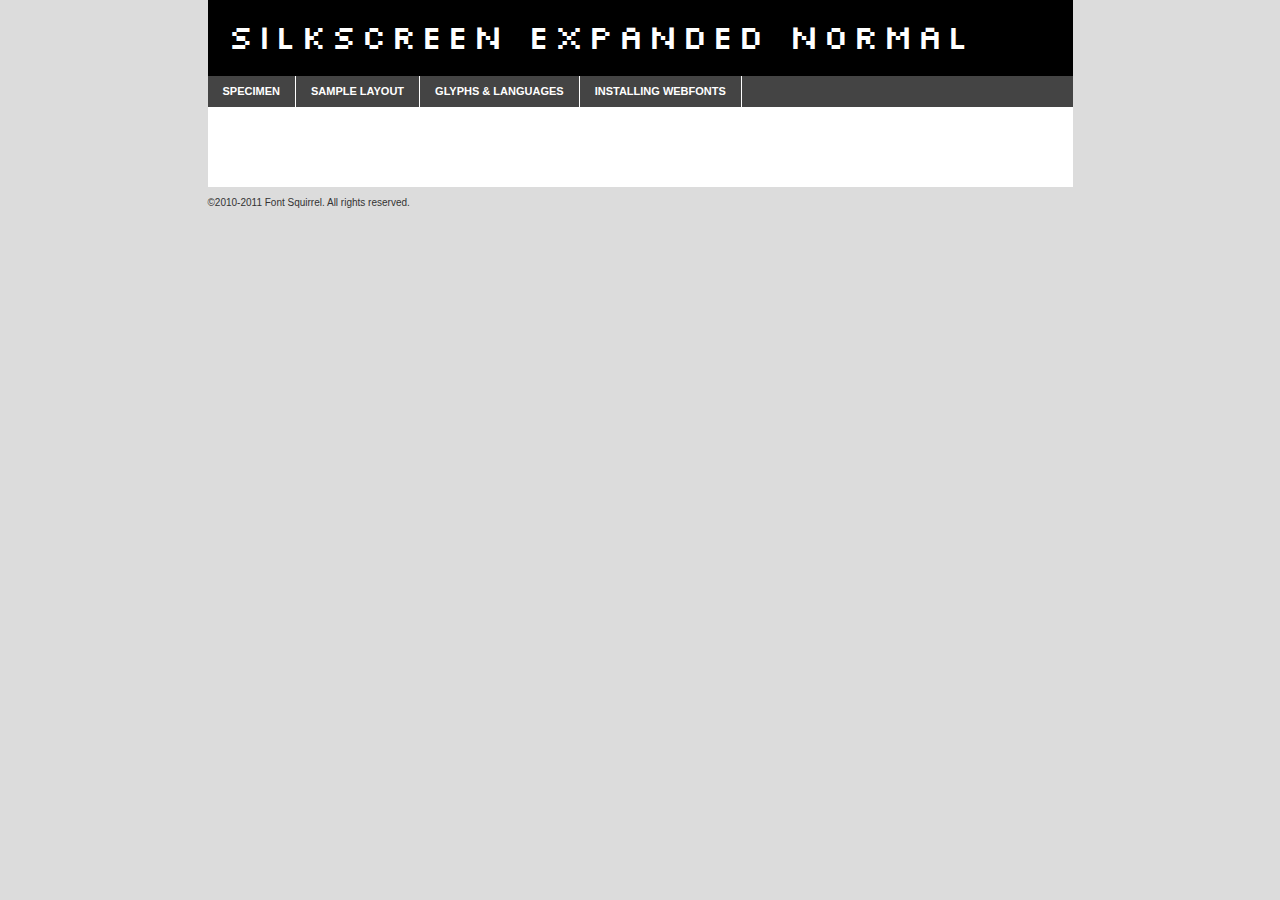
<file: startup/common-files/fonts/silkscreen/slkscre-demo.html>
<!DOCTYPE html PUBLIC "-//W3C//DTD XHTML 1.0 Transitional//EN"
	"http://www.w3.org/TR/xhtml1/DTD/xhtml1-transitional.dtd">

<html xmlns="http://www.w3.org/1999/xhtml" xml:lang="en" lang="en">
<head>
	<meta http-equiv="Content-Type" content="text/html; charset=utf-8" />
	<script src="http://ajax.googleapis.com/ajax/libs/jquery/1.7.2/jquery.min.js" type="text/javascript" charset="utf-8"></script>
	<script src="specimen_files/easytabs.js" type="text/javascript" charset="utf-8"></script>
	<link rel="stylesheet" href="specimen_files/specimen_stylesheet.css" type="text/css" charset="utf-8" />
	<link rel="stylesheet" href="stylesheet.css" type="text/css" charset="utf-8" />

	<style type="text/css">
					body{
				font-family: 'silkscreen_expandednormal';
							}
		</style>

	<title>Silkscreen Expanded Normal Specimen</title>
	
	
	<script type="text/javascript" charset="utf-8">
		$(document).ready(function() {
			$('#container').easyTabs({defaultContent:1});
		});
	</script>
</head>

<body>
<div id="container">
	<div id="header">
		Silkscreen Expanded Normal	</div>
	<ul class="tabs">
		<li><a href="#specimen">Specimen</a></li>
		<li><a href="#layout">Sample Layout</a></li>
				<li><a href="#glyphs">Glyphs &amp; Languages</a></li>
		<li><a href="#installing">Installing Webfonts</a></li>
		
	</ul>
	
	<div id="main_content">

		
			<div id="specimen">
		
				<div class="section">
					<div class="grid12 firstcol">
						<div class="huge">AaBb</div>
					</div>
				</div>
		
				<div class="section">
					<div class="glyph_range">A&#x200B;B&#x200b;C&#x200b;D&#x200b;E&#x200b;F&#x200b;G&#x200b;H&#x200b;I&#x200b;J&#x200b;K&#x200b;L&#x200b;M&#x200b;N&#x200b;O&#x200b;P&#x200b;Q&#x200b;R&#x200b;S&#x200b;T&#x200b;U&#x200b;V&#x200b;W&#x200b;X&#x200b;Y&#x200b;Z&#x200b;a&#x200b;b&#x200b;c&#x200b;d&#x200b;e&#x200b;f&#x200b;g&#x200b;h&#x200b;i&#x200b;j&#x200b;k&#x200b;l&#x200b;m&#x200b;n&#x200b;o&#x200b;p&#x200b;q&#x200b;r&#x200b;s&#x200b;t&#x200b;u&#x200b;v&#x200b;w&#x200b;x&#x200b;y&#x200b;z&#x200b;1&#x200b;2&#x200b;3&#x200b;4&#x200b;5&#x200b;6&#x200b;7&#x200b;8&#x200b;9&#x200b;0&#x200b;&amp;&#x200b;.&#x200b;,&#x200b;?&#x200b;!&#x200b;&#64;&#x200b;(&#x200b;)&#x200b;#&#x200b;$&#x200b;%&#x200b;*&#x200b;+&#x200b;-&#x200b;=&#x200b;:&#x200b;;</div>
				</div>
				<div class="section">
					<div class="grid12 firstcol">
						<table class="sample_table">
							<tr><td>10</td><td class="size10">abcdefghijklmnopqrstuvwxyzABCDEFGHIJKLMNOPQRSTUVWXYZ0123456789abcdefghijklmnopqrstuvwxyzABCDEFGHIJKLMNOPQRSTUVWXYZ0123456789abcdefghijklmnopqrstuvwxyzABCDEFGHIJKLMNOPQRSTUVWXYZ</td></tr>
							<tr><td>11</td><td class="size11">abcdefghijklmnopqrstuvwxyzABCDEFGHIJKLMNOPQRSTUVWXYZ0123456789abcdefghijklmnopqrstuvwxyzABCDEFGHIJKLMNOPQRSTUVWXYZ0123456789abcdefghijklmnopqrstuvwxyzABCDEFGHIJKLMNOPQRSTUVWXYZ</td></tr>
							<tr><td>12</td><td class="size12">abcdefghijklmnopqrstuvwxyzABCDEFGHIJKLMNOPQRSTUVWXYZ0123456789abcdefghijklmnopqrstuvwxyzABCDEFGHIJKLMNOPQRSTUVWXYZ0123456789abcdefghijklmnopqrstuvwxyzABCDEFGHIJKLMNOPQRSTUVWXYZ</td></tr>
							<tr><td>13</td><td class="size13">abcdefghijklmnopqrstuvwxyzABCDEFGHIJKLMNOPQRSTUVWXYZ0123456789abcdefghijklmnopqrstuvwxyzABCDEFGHIJKLMNOPQRSTUVWXYZ0123456789abcdefghijklmnopqrstuvwxyzABCDEFGHIJKLMNOPQRSTUVWXYZ</td></tr>
							<tr><td>14</td><td class="size14">abcdefghijklmnopqrstuvwxyzABCDEFGHIJKLMNOPQRSTUVWXYZ0123456789abcdefghijklmnopqrstuvwxyzABCDEFGHIJKLMNOPQRSTUVWXYZ0123456789abcdefghijklmnopqrstuvwxyzABCDEFGHIJKLMNOPQRSTUVWXYZ</td></tr>
							<tr><td>16</td><td class="size16">abcdefghijklmnopqrstuvwxyzABCDEFGHIJKLMNOPQRSTUVWXYZ0123456789abcdefghijklmnopqrstuvwxyzABCDEFGHIJKLMNOPQRSTUVWXYZ</td></tr>
							<tr><td>18</td><td class="size18">abcdefghijklmnopqrstuvwxyzABCDEFGHIJKLMNOPQRSTUVWXYZ0123456789abcdefghijklmnopqrstuvwxyzABCDEFGHIJKLMNOPQRSTUVWXYZ</td></tr>
							<tr><td>20</td><td class="size20">abcdefghijklmnopqrstuvwxyzABCDEFGHIJKLMNOPQRSTUVWXYZ0123456789abcdefghijklmnopqrstuvwxyzABCDEFGHIJKLMNOPQRSTUVWXYZ</td></tr>
							<tr><td>24</td><td class="size24">abcdefghijklmnopqrstuvwxyzABCDEFGHIJKLMNOPQRSTUVWXYZ0123456789abcdefghijklmnopqrstuvwxyzABCDEFGHIJKLMNOPQRSTUVWXYZ</td></tr>
							<tr><td>30</td><td class="size30">abcdefghijklmnopqrstuvwxyzABCDEFGHIJKLMNOPQRSTUVWXYZ0123456789abcdefghijklmnopqrstuvwxyzABCDEFGHIJKLMNOPQRSTUVWXYZ</td></tr>
							<tr><td>36</td><td class="size36">abcdefghijklmnopqrstuvwxyzABCDEFGHIJKLMNOPQRSTUVWXYZ0123456789abcdefghijklmnopqrstuvwxyzABCDEFGHIJKLMNOPQRSTUVWXYZ</td></tr>
							<tr><td>48</td><td class="size48">abcdefghijklmnopqrstuvwxyzABCDEFGHIJKLMNOPQRSTUVWXYZ0123456789abcdefghijklmnopqrstuvwxyzABCDEFGHIJKLMNOPQRSTUVWXYZ</td></tr>
							<tr><td>60</td><td class="size60">abcdefghijklmnopqrstuvwxyzABCDEFGHIJKLMNOPQRSTUVWXYZ0123456789abcdefghijklmnopqrstuvwxyzABCDEFGHIJKLMNOPQRSTUVWXYZ</td></tr>
							<tr><td>72</td><td class="size72">abcdefghijklmnopqrstuvwxyzABCDEFGHIJKLMNOPQRSTUVWXYZ0123456789abcdefghijklmnopqrstuvwxyzABCDEFGHIJKLMNOPQRSTUVWXYZ</td></tr>
							<tr><td>90</td><td class="size90">abcdefghijklmnopqrstuvwxyzABCDEFGHIJKLMNOPQRSTUVWXYZ0123456789abcdefghijklmnopqrstuvwxyzABCDEFGHIJKLMNOPQRSTUVWXYZ</td></tr>
						</table>
				
					</div>
			
				</div>
		
		
		
								<div class="section" id="bodycomparison">


										<div id="xheight">
				<div class="fontbody">&#x25FC;&#x25FC;&#x25FC;&#x25FC;&#x25FC;&#x25FC;&#x25FC;&#x25FC;&#x25FC;&#x25FC;&#x25FC;&#x25FC;&#x25FC;&#x25FC;&#x25FC;&#x25FC;&#x25FC;&#x25FC;&#x25FC;&#x25FC;&#x25FC;&#x25FC;&#x25FC;&#x25FC;&#x25FC;&#x25FC;&#x25FC;&#x25FC;&#x25FC;&#x25FC;&#x25FC;&#x25FC;&#x25FC;&#x25FC;&#x25FC;&#x25FC;&#x25FC;&#x25FC;&#x25FC;&#x25FC;&#x25FC;&#x25FC;&#x25FC;&#x25FC;&#x25FC;&#x25FC;&#x25FC;&#x25FC;&#x25FC;&#x25FC;&#x25FC;&#x25FC;&#x25FC;&#x25FC;&#x25FC;&#x25FC;&#x25FC;&#x25FC;&#x25FC;&#x25FC;&#x25FC;&#x25FC;&#x25FC;&#x25FC;&#x25FC;&#x25FC;&#x25FC;&#x25FC;&#x25FC;&#x25FC;&#x25FC;&#x25FC;&#x25FC;&#x25FC;&#x25FC;&#x25FC;&#x25FC;&#x25FC;&#x25FC;&#x25FC;&#x25FC;&#x25FC;&#x25FC;&#x25FC;&#x25FC;&#x25FC;&#x25FC;&#x25FC;&#x25FC;&#x25FC;&#x25FC;&#x25FC;&#x25FC;&#x25FC;&#x25FC;&#x25FC;&#x25FC;&#x25FC;&#x25FC;body</div><div class="arialbody">body</div><div class="verdanabody">body</div><div class="georgiabody">body</div></div>
										<div class="fontbody" style="z-index:1">
											body<span>Silkscreen Expanded Normal</span>
										</div>
										<div class="arialbody" style="z-index:1">
											body<span>Arial</span>
										</div>
										<div class="verdanabody" style="z-index:1">
											body<span>Verdana</span>
										</div>
										<div class="georgiabody" style="z-index:1">
											body<span>Georgia</span>
										</div>



								</div>
		
		
				<div class="section psample psample_row1" id="">
					
					<div class="grid2 firstcol">
						<p class="size10"><span>10.</span>Aenean lacinia bibendum nulla sed consectetur. Fusce dapibus, tellus ac cursus commodo, tortor mauris condimentum nibh, ut fermentum massa justo sit amet risus. Nullam id dolor id nibh ultricies vehicula ut id elit. Cum sociis natoque penatibus et magnis dis parturient montes, nascetur ridiculus mus. Nulla vitae elit libero, a pharetra augue.</p>
			
					</div>
					<div class="grid3">
						<p class="size11"><span>11.</span>Aenean lacinia bibendum nulla sed consectetur. Fusce dapibus, tellus ac cursus commodo, tortor mauris condimentum nibh, ut fermentum massa justo sit amet risus. Nullam id dolor id nibh ultricies vehicula ut id elit. Cum sociis natoque penatibus et magnis dis parturient montes, nascetur ridiculus mus. Nulla vitae elit libero, a pharetra augue.</p>
			
					</div>
					<div class="grid3">
						<p class="size12"><span>12.</span>Aenean lacinia bibendum nulla sed consectetur. Fusce dapibus, tellus ac cursus commodo, tortor mauris condimentum nibh, ut fermentum massa justo sit amet risus. Nullam id dolor id nibh ultricies vehicula ut id elit. Cum sociis natoque penatibus et magnis dis parturient montes, nascetur ridiculus mus. Nulla vitae elit libero, a pharetra augue.</p>
			
					</div>
					<div class="grid4">
						<p class="size13"><span>13.</span>Aenean lacinia bibendum nulla sed consectetur. Fusce dapibus, tellus ac cursus commodo, tortor mauris condimentum nibh, ut fermentum massa justo sit amet risus. Nullam id dolor id nibh ultricies vehicula ut id elit. Cum sociis natoque penatibus et magnis dis parturient montes, nascetur ridiculus mus. Nulla vitae elit libero, a pharetra augue.</p>
			
					</div>
					<div class="white_blend"></div>
					
				</div>
				<div class="section psample psample_row2" id="">
					<div class="grid3 firstcol">
						<p class="size14"><span>14.</span>Aenean lacinia bibendum nulla sed consectetur. Fusce dapibus, tellus ac cursus commodo, tortor mauris condimentum nibh, ut fermentum massa justo sit amet risus. Nullam id dolor id nibh ultricies vehicula ut id elit. Cum sociis natoque penatibus et magnis dis parturient montes, nascetur ridiculus mus. Nulla vitae elit libero, a pharetra augue.</p>
			
					</div>
					<div class="grid4">
						<p class="size16"><span>16.</span>Aenean lacinia bibendum nulla sed consectetur. Fusce dapibus, tellus ac cursus commodo, tortor mauris condimentum nibh, ut fermentum massa justo sit amet risus. Nullam id dolor id nibh ultricies vehicula ut id elit. Cum sociis natoque penatibus et magnis dis parturient montes, nascetur ridiculus mus. Nulla vitae elit libero, a pharetra augue.</p>
			
					</div>
					<div class="grid5">
						<p class="size18"><span>18.</span>Aenean lacinia bibendum nulla sed consectetur. Fusce dapibus, tellus ac cursus commodo, tortor mauris condimentum nibh, ut fermentum massa justo sit amet risus. Nullam id dolor id nibh ultricies vehicula ut id elit. Cum sociis natoque penatibus et magnis dis parturient montes, nascetur ridiculus mus. Nulla vitae elit libero, a pharetra augue.</p>
			
					</div>

					<div class="white_blend"></div>

				</div>
				
				<div class="section psample psample_row3" id="">
					<div class="grid5 firstcol">
						<p class="size20"><span>20.</span>Aenean lacinia bibendum nulla sed consectetur. Fusce dapibus, tellus ac cursus commodo, tortor mauris condimentum nibh, ut fermentum massa justo sit amet risus. Nullam id dolor id nibh ultricies vehicula ut id elit. Cum sociis natoque penatibus et magnis dis parturient montes, nascetur ridiculus mus. Nulla vitae elit libero, a pharetra augue.</p>
					</div>
					<div class="grid7">
						<p class="size24"><span>24.</span>Aenean lacinia bibendum nulla sed consectetur. Fusce dapibus, tellus ac cursus commodo, tortor mauris condimentum nibh, ut fermentum massa justo sit amet risus. Nullam id dolor id nibh ultricies vehicula ut id elit. Cum sociis natoque penatibus et magnis dis parturient montes, nascetur ridiculus mus. Nulla vitae elit libero, a pharetra augue.</p>
					</div>
					
					<div class="white_blend"></div>
					
				</div>
				
				<div class="section psample psample_row4" id="">
					<div class="grid12 firstcol">
						<p class="size30"><span>30.</span>Aenean lacinia bibendum nulla sed consectetur. Fusce dapibus, tellus ac cursus commodo, tortor mauris condimentum nibh, ut fermentum massa justo sit amet risus. Nullam id dolor id nibh ultricies vehicula ut id elit. Cum sociis natoque penatibus et magnis dis parturient montes, nascetur ridiculus mus. Nulla vitae elit libero, a pharetra augue.</p>
					</div>
					<div class="white_blend"></div>
					
				</div>
				
				
				
				<div class="section psample psample_row1 fullreverse">
					<div class="grid2 firstcol">
						<p class="size10"><span>10.</span>Aenean lacinia bibendum nulla sed consectetur. Fusce dapibus, tellus ac cursus commodo, tortor mauris condimentum nibh, ut fermentum massa justo sit amet risus. Nullam id dolor id nibh ultricies vehicula ut id elit. Cum sociis natoque penatibus et magnis dis parturient montes, nascetur ridiculus mus. Nulla vitae elit libero, a pharetra augue.</p>
			
					</div>
					<div class="grid3">
						<p class="size11"><span>11.</span>Aenean lacinia bibendum nulla sed consectetur. Fusce dapibus, tellus ac cursus commodo, tortor mauris condimentum nibh, ut fermentum massa justo sit amet risus. Nullam id dolor id nibh ultricies vehicula ut id elit. Cum sociis natoque penatibus et magnis dis parturient montes, nascetur ridiculus mus. Nulla vitae elit libero, a pharetra augue.</p>
			
					</div>
					<div class="grid3">
						<p class="size12"><span>12.</span>Aenean lacinia bibendum nulla sed consectetur. Fusce dapibus, tellus ac cursus commodo, tortor mauris condimentum nibh, ut fermentum massa justo sit amet risus. Nullam id dolor id nibh ultricies vehicula ut id elit. Cum sociis natoque penatibus et magnis dis parturient montes, nascetur ridiculus mus. Nulla vitae elit libero, a pharetra augue.</p>
			
					</div>
					<div class="grid4">
						<p class="size13"><span>13.</span>Aenean lacinia bibendum nulla sed consectetur. Fusce dapibus, tellus ac cursus commodo, tortor mauris condimentum nibh, ut fermentum massa justo sit amet risus. Nullam id dolor id nibh ultricies vehicula ut id elit. Cum sociis natoque penatibus et magnis dis parturient montes, nascetur ridiculus mus. Nulla vitae elit libero, a pharetra augue.</p>
			
					</div>
					<div class="black_blend"></div>
					
				</div>
				
				<div class="section psample psample_row2 fullreverse">
					<div class="grid3 firstcol">
						<p class="size14"><span>14.</span>Aenean lacinia bibendum nulla sed consectetur. Fusce dapibus, tellus ac cursus commodo, tortor mauris condimentum nibh, ut fermentum massa justo sit amet risus. Nullam id dolor id nibh ultricies vehicula ut id elit. Cum sociis natoque penatibus et magnis dis parturient montes, nascetur ridiculus mus. Nulla vitae elit libero, a pharetra augue.</p>
			
					</div>
					<div class="grid4">
						<p class="size16"><span>16.</span>Aenean lacinia bibendum nulla sed consectetur. Fusce dapibus, tellus ac cursus commodo, tortor mauris condimentum nibh, ut fermentum massa justo sit amet risus. Nullam id dolor id nibh ultricies vehicula ut id elit. Cum sociis natoque penatibus et magnis dis parturient montes, nascetur ridiculus mus. Nulla vitae elit libero, a pharetra augue.</p>
			
					</div>
					<div class="grid5">
						<p class="size18"><span>18.</span>Aenean lacinia bibendum nulla sed consectetur. Fusce dapibus, tellus ac cursus commodo, tortor mauris condimentum nibh, ut fermentum massa justo sit amet risus. Nullam id dolor id nibh ultricies vehicula ut id elit. Cum sociis natoque penatibus et magnis dis parturient montes, nascetur ridiculus mus. Nulla vitae elit libero, a pharetra augue.</p>
			
					</div>
					<div class="black_blend"></div>

				</div>
				
				<div class="section psample fullreverse psample_row3" id="">
					<div class="grid5 firstcol">
						<p class="size20"><span>20.</span>Aenean lacinia bibendum nulla sed consectetur. Fusce dapibus, tellus ac cursus commodo, tortor mauris condimentum nibh, ut fermentum massa justo sit amet risus. Nullam id dolor id nibh ultricies vehicula ut id elit. Cum sociis natoque penatibus et magnis dis parturient montes, nascetur ridiculus mus. Nulla vitae elit libero, a pharetra augue.</p>
					</div>
					<div class="grid7">
						<p class="size24"><span>24.</span>Aenean lacinia bibendum nulla sed consectetur. Fusce dapibus, tellus ac cursus commodo, tortor mauris condimentum nibh, ut fermentum massa justo sit amet risus. Nullam id dolor id nibh ultricies vehicula ut id elit. Cum sociis natoque penatibus et magnis dis parturient montes, nascetur ridiculus mus. Nulla vitae elit libero, a pharetra augue.</p>
					</div>
					
					<div class="black_blend"></div>
					
				</div>
				
				<div class="section psample fullreverse psample_row4" id="" style="border-bottom: 20px #000 solid;">
					<div class="grid12 firstcol">
						<p class="size30"><span>30.</span>Aenean lacinia bibendum nulla sed consectetur. Fusce dapibus, tellus ac cursus commodo, tortor mauris condimentum nibh, ut fermentum massa justo sit amet risus. Nullam id dolor id nibh ultricies vehicula ut id elit. Cum sociis natoque penatibus et magnis dis parturient montes, nascetur ridiculus mus. Nulla vitae elit libero, a pharetra augue.</p>
					</div>
					<div class="black_blend"></div>
					
				</div>
				
				
				
				
			</div>
			
			<div id="layout">
				
				<div class="section">
					
					<div class="grid12 firstcol">
						<h1>Lorem Ipsum Dolor</h1>
						<h2>Etiam porta sem malesuada magna mollis euismod</h2>
						
						<p class="byline">By <a href="#link">Aenean Lacinia</a></p>
					</div>
				</div>
				<div class="section">
					<div class="grid8 firstcol">
						<p class="large">Donec sed odio dui. Morbi leo risus, porta ac consectetur ac, vestibulum at eros. Fusce dapibus, tellus ac cursus commodo, tortor mauris condimentum nibh, ut fermentum massa justo sit amet risus. </p>

						
						<h3>Pellentesque ornare sem</h3>

						<p>Maecenas sed diam eget risus varius blandit sit amet non magna. Maecenas faucibus mollis interdum. Donec ullamcorper nulla non metus auctor fringilla. Nullam id dolor id nibh ultricies vehicula ut id elit. Nullam id dolor id nibh ultricies vehicula ut id elit. </p>

						<p>Aenean eu leo quam. Pellentesque ornare sem lacinia quam venenatis vestibulum. Lorem ipsum dolor sit amet, consectetur adipiscing elit. Cum sociis natoque penatibus et magnis dis parturient montes, nascetur ridiculus mus. </p>

						<p>Nulla vitae elit libero, a pharetra augue. Praesent commodo cursus magna, vel scelerisque nisl consectetur et. Aenean lacinia bibendum nulla sed consectetur. </p>

						<p>Nullam quis risus eget urna mollis ornare vel eu leo. Nullam quis risus eget urna mollis ornare vel eu leo. Maecenas sed diam eget risus varius blandit sit amet non magna. Donec ullamcorper nulla non metus auctor fringilla. </p>

						<h3>Cras mattis consectetur</h3>

						<p>Aenean eu leo quam. Pellentesque ornare sem lacinia quam venenatis vestibulum. Aenean lacinia bibendum nulla sed consectetur. Integer posuere erat a ante venenatis dapibus posuere velit aliquet. Cras mattis consectetur purus sit amet fermentum. </p>

						<p>Nullam id dolor id nibh ultricies vehicula ut id elit. Nullam quis risus eget urna mollis ornare vel eu leo. Cras mattis consectetur purus sit amet fermentum.</p>
					</div>
					
					<div class="grid4 sidebar">
						
						<div class="box reverse">
							<p class="last">Nullam quis risus eget urna mollis ornare vel eu leo. Donec ullamcorper nulla non metus auctor fringilla. Cras mattis consectetur purus sit amet fermentum. Sed posuere consectetur est at lobortis. Lorem ipsum dolor sit amet, consectetur adipiscing elit. </p>
						</div>
						
						<p class="caption">Maecenas sed diam eget risus varius.</p>

						<p>Vestibulum id ligula porta felis euismod semper. Integer posuere erat a ante venenatis dapibus posuere velit aliquet. Vestibulum id ligula porta felis euismod semper. Sed posuere consectetur est at lobortis. Maecenas sed diam eget risus varius blandit sit amet non magna. Fusce dapibus, tellus ac cursus commodo, tortor mauris condimentum nibh, ut fermentum massa justo sit amet risus. </p>

					

						<p>Duis mollis, est non commodo luctus, nisi erat porttitor ligula, eget lacinia odio sem nec elit. Aenean lacinia bibendum nulla sed consectetur. Vivamus sagittis lacus vel augue laoreet rutrum faucibus dolor auctor. Aenean lacinia bibendum nulla sed consectetur. Nullam quis risus eget urna mollis ornare vel eu leo. </p>

						<p>Praesent commodo cursus magna, vel scelerisque nisl consectetur et. Donec ullamcorper nulla non metus auctor fringilla. Maecenas faucibus mollis interdum. Fusce dapibus, tellus ac cursus commodo, tortor mauris condimentum nibh, ut fermentum massa justo sit amet risus. </p>

					</div>
				</div>
				
			</div>


			



		<div id="glyphs">
			<div class="section">
				<div class="grid12 firstcol">
			
				<h1>Language Support</h1>
				<p>The subset of Silkscreen Expanded Normal in this kit supports the following languages:<br />
			
					English				</p>
				<h1>Glyph Chart</h1>
				<p>The subset of Silkscreen Expanded Normal in this kit includes all the glyphs listed below. Unicode entities are included above each glyph to help you insert individual characters into your layout.</p>
				<div id="glyph_chart">
			
																														 <div><p>&amp;#13;</p>&#13;</div>
																				 <div><p>&amp;#32;</p>&#32;</div>
																				 <div><p>&amp;#33;</p>&#33;</div>
																				 <div><p>&amp;#34;</p>&#34;</div>
																				 <div><p>&amp;#35;</p>&#35;</div>
																				 <div><p>&amp;#36;</p>&#36;</div>
																				 <div><p>&amp;#37;</p>&#37;</div>
																				 <div><p>&amp;#38;</p>&#38;</div>
																				 <div><p>&amp;#39;</p>&#39;</div>
																				 <div><p>&amp;#40;</p>&#40;</div>
																				 <div><p>&amp;#41;</p>&#41;</div>
																				 <div><p>&amp;#42;</p>&#42;</div>
																				 <div><p>&amp;#43;</p>&#43;</div>
																				 <div><p>&amp;#44;</p>&#44;</div>
																				 <div><p>&amp;#45;</p>&#45;</div>
																				 <div><p>&amp;#46;</p>&#46;</div>
																				 <div><p>&amp;#47;</p>&#47;</div>
																				 <div><p>&amp;#48;</p>&#48;</div>
																				 <div><p>&amp;#49;</p>&#49;</div>
																				 <div><p>&amp;#50;</p>&#50;</div>
																				 <div><p>&amp;#51;</p>&#51;</div>
																				 <div><p>&amp;#52;</p>&#52;</div>
																				 <div><p>&amp;#53;</p>&#53;</div>
																				 <div><p>&amp;#54;</p>&#54;</div>
																				 <div><p>&amp;#55;</p>&#55;</div>
																				 <div><p>&amp;#56;</p>&#56;</div>
																				 <div><p>&amp;#57;</p>&#57;</div>
																				 <div><p>&amp;#58;</p>&#58;</div>
																				 <div><p>&amp;#59;</p>&#59;</div>
																				 <div><p>&amp;#60;</p>&#60;</div>
																				 <div><p>&amp;#61;</p>&#61;</div>
																				 <div><p>&amp;#62;</p>&#62;</div>
																				 <div><p>&amp;#63;</p>&#63;</div>
																				 <div><p>&amp;#64;</p>&#64;</div>
																				 <div><p>&amp;#65;</p>&#65;</div>
																				 <div><p>&amp;#66;</p>&#66;</div>
																				 <div><p>&amp;#67;</p>&#67;</div>
																				 <div><p>&amp;#68;</p>&#68;</div>
																				 <div><p>&amp;#69;</p>&#69;</div>
																				 <div><p>&amp;#70;</p>&#70;</div>
																				 <div><p>&amp;#71;</p>&#71;</div>
																				 <div><p>&amp;#72;</p>&#72;</div>
																				 <div><p>&amp;#73;</p>&#73;</div>
																				 <div><p>&amp;#74;</p>&#74;</div>
																				 <div><p>&amp;#75;</p>&#75;</div>
																				 <div><p>&amp;#76;</p>&#76;</div>
																				 <div><p>&amp;#77;</p>&#77;</div>
																				 <div><p>&amp;#78;</p>&#78;</div>
																				 <div><p>&amp;#79;</p>&#79;</div>
																				 <div><p>&amp;#80;</p>&#80;</div>
																				 <div><p>&amp;#81;</p>&#81;</div>
																				 <div><p>&amp;#82;</p>&#82;</div>
																				 <div><p>&amp;#83;</p>&#83;</div>
																				 <div><p>&amp;#84;</p>&#84;</div>
																				 <div><p>&amp;#85;</p>&#85;</div>
																				 <div><p>&amp;#86;</p>&#86;</div>
																				 <div><p>&amp;#87;</p>&#87;</div>
																				 <div><p>&amp;#88;</p>&#88;</div>
																				 <div><p>&amp;#89;</p>&#89;</div>
																				 <div><p>&amp;#90;</p>&#90;</div>
																				 <div><p>&amp;#91;</p>&#91;</div>
																				 <div><p>&amp;#92;</p>&#92;</div>
																				 <div><p>&amp;#93;</p>&#93;</div>
																				 <div><p>&amp;#94;</p>&#94;</div>
																				 <div><p>&amp;#95;</p>&#95;</div>
																				 <div><p>&amp;#96;</p>&#96;</div>
																				 <div><p>&amp;#97;</p>&#97;</div>
																				 <div><p>&amp;#98;</p>&#98;</div>
																				 <div><p>&amp;#99;</p>&#99;</div>
																				 <div><p>&amp;#100;</p>&#100;</div>
																				 <div><p>&amp;#101;</p>&#101;</div>
																				 <div><p>&amp;#102;</p>&#102;</div>
																				 <div><p>&amp;#103;</p>&#103;</div>
																				 <div><p>&amp;#104;</p>&#104;</div>
																				 <div><p>&amp;#105;</p>&#105;</div>
																				 <div><p>&amp;#106;</p>&#106;</div>
																				 <div><p>&amp;#107;</p>&#107;</div>
																				 <div><p>&amp;#108;</p>&#108;</div>
																				 <div><p>&amp;#109;</p>&#109;</div>
																				 <div><p>&amp;#110;</p>&#110;</div>
																				 <div><p>&amp;#111;</p>&#111;</div>
																				 <div><p>&amp;#112;</p>&#112;</div>
																				 <div><p>&amp;#113;</p>&#113;</div>
																				 <div><p>&amp;#114;</p>&#114;</div>
																				 <div><p>&amp;#115;</p>&#115;</div>
																				 <div><p>&amp;#116;</p>&#116;</div>
																				 <div><p>&amp;#117;</p>&#117;</div>
																				 <div><p>&amp;#118;</p>&#118;</div>
																				 <div><p>&amp;#119;</p>&#119;</div>
																				 <div><p>&amp;#120;</p>&#120;</div>
																				 <div><p>&amp;#121;</p>&#121;</div>
																				 <div><p>&amp;#122;</p>&#122;</div>
																				 <div><p>&amp;#123;</p>&#123;</div>
																				 <div><p>&amp;#124;</p>&#124;</div>
																				 <div><p>&amp;#125;</p>&#125;</div>
																				 <div><p>&amp;#126;</p>&#126;</div>
																				 <div><p>&amp;#160;</p>&#160;</div>
																				 <div><p>&amp;#173;</p>&#173;</div>
																				 <div><p>&amp;#8192;</p>&#8192;</div>
																				 <div><p>&amp;#8193;</p>&#8193;</div>
																				 <div><p>&amp;#8194;</p>&#8194;</div>
																				 <div><p>&amp;#8195;</p>&#8195;</div>
																				 <div><p>&amp;#8196;</p>&#8196;</div>
																				 <div><p>&amp;#8197;</p>&#8197;</div>
																				 <div><p>&amp;#8198;</p>&#8198;</div>
																				 <div><p>&amp;#8199;</p>&#8199;</div>
																				 <div><p>&amp;#8200;</p>&#8200;</div>
																				 <div><p>&amp;#8201;</p>&#8201;</div>
																				 <div><p>&amp;#8202;</p>&#8202;</div>
																				 <div><p>&amp;#8208;</p>&#8208;</div>
																				 <div><p>&amp;#8209;</p>&#8209;</div>
																				 <div><p>&amp;#8210;</p>&#8210;</div>
																				 <div><p>&amp;#8211;</p>&#8211;</div>
																				 <div><p>&amp;#8212;</p>&#8212;</div>
																				 <div><p>&amp;#8239;</p>&#8239;</div>
																				 <div><p>&amp;#8287;</p>&#8287;</div>
																				 <div><p>&amp;#9724;</p>&#9724;</div>
																												</div>	
				</div>
		
		
			</div>
		</div>
		
		
		<div id="specs">
			
		</div>
	
		<div id="installing">
			<div class="section">
				<div class="grid7 firstcol">
					<h1>Installing Webfonts</h1>
					
					<p>Webfonts are supported by all major browser platforms but not all in the same way. There are currently four different font formats that must be included in order to target all browsers. This includes TTF, WOFF, EOT and SVG.</p>
					
					<h2>1. Upload your webfonts</h2>
					<p>You must upload your webfont kit to your website. They should be in or near the same directory as your CSS files.</p>
					
					<h2>2. Include the webfont stylesheet</h2>
					<p>A special CSS @font-face declaration helps the various browsers select the appropriate font it needs without causing you a bunch of headaches. Learn more about this syntax by reading the <a href="http://www.fontspring.com/blog/further-hardening-of-the-bulletproof-syntax">Fontspring blog post</a> about it. The code for it is as follows:</p>


<code>
@font-face{ 
	font-family: 'MyWebFont';
	src: url('WebFont.eot');
	src: url('WebFont.eot?#iefix') format('embedded-opentype'),
	     url('WebFont.woff') format('woff'),
	     url('WebFont.ttf') format('truetype'),
	     url('WebFont.svg#webfont') format('svg');
}
</code>

	<p>We've already gone ahead and generated the code for you. All you have to do is link to the stylesheet in your HTML, like this:</p>
	<code>&lt;link rel=&quot;stylesheet&quot; href=&quot;stylesheet.css&quot; type=&quot;text/css&quot; charset=&quot;utf-8&quot; /&gt;</code>

					<h2>3. Modify your own stylesheet</h2>
					<p>To take advantage of your new fonts, you must tell your stylesheet to use them. Look at the original @font-face declaration above and find the property called "font-family." The name linked there will be what you use to reference the font. Prepend that webfont name to the font stack in the "font-family" property, inside the selector you want to change. For example:</p>
<code>p { font-family: 'WebFont', Arial, sans-serif; }</code>

<h2>4. Test</h2>
<p>Getting webfonts to work cross-browser <em>can</em> be tricky. Use the information in the sidebar to help you if you find that fonts aren't loading in a particular browser.</p>
				</div>
				
				<div class="grid5 sidebar">
					<div class="box">
						<h2>Troubleshooting<br />Font-Face Problems</h2>
						<p>Having trouble getting your webfonts to load in your new website? Here are some tips to sort out what might be the problem.</p>

						<h3>Fonts not showing in any browser</h3>

						<p>This sounds like you need to work on the plumbing. You either did not upload the fonts to the correct directory, or you did not link the fonts properly in the CSS. If you've confirmed that all this is correct and you still have a problem, take a look at your .htaccess file and see if requests are getting intercepted.</p>

						<h3>Fonts not loading in iPhone or iPad</h3>

						<p>The most common problem here is that you are serving the fonts from an IIS server. IIS refuses to serve files that have unknown MIME types. If that is the case, you must set the MIME type for SVG to "image/svg+xml" in the server settings. Follow these instructions from Microsoft if you need help.</p>

						<h3>Fonts not loading in Firefox</h3>

						<p>The primary reason for this failure? You are still using a version Firefox older than 3.5. So upgrade already! If that isn't it, then you are very likely serving fonts from a different domain. Firefox requires that all font assets be served from the same domain. Lastly it is possible that you need to add WOFF to your list of MIME types (if you are serving via IIS.)</p>

						<h3>Fonts not loading in IE</h3>

						<p>Are you looking at Internet Explorer on an actual Windows machine or are you cheating by using a service like Adobe BrowserLab? Many of these screenshot services do not render @font-face for IE. Best to test it on a real machine.</p>

						<h3>Fonts not loading in IE9</h3>

						<p>IE9, like Firefox, requires that fonts be served from the same domain as the website. Make sure that is the case.</p>
					</div>
				</div>
			</div>
			
		</div>
	
	</div>
	<div id="footer">
		<p>&copy;2010-2011 Font Squirrel. All rights reserved.</p>
	</div>
</div>
</body>
</html>
</file>
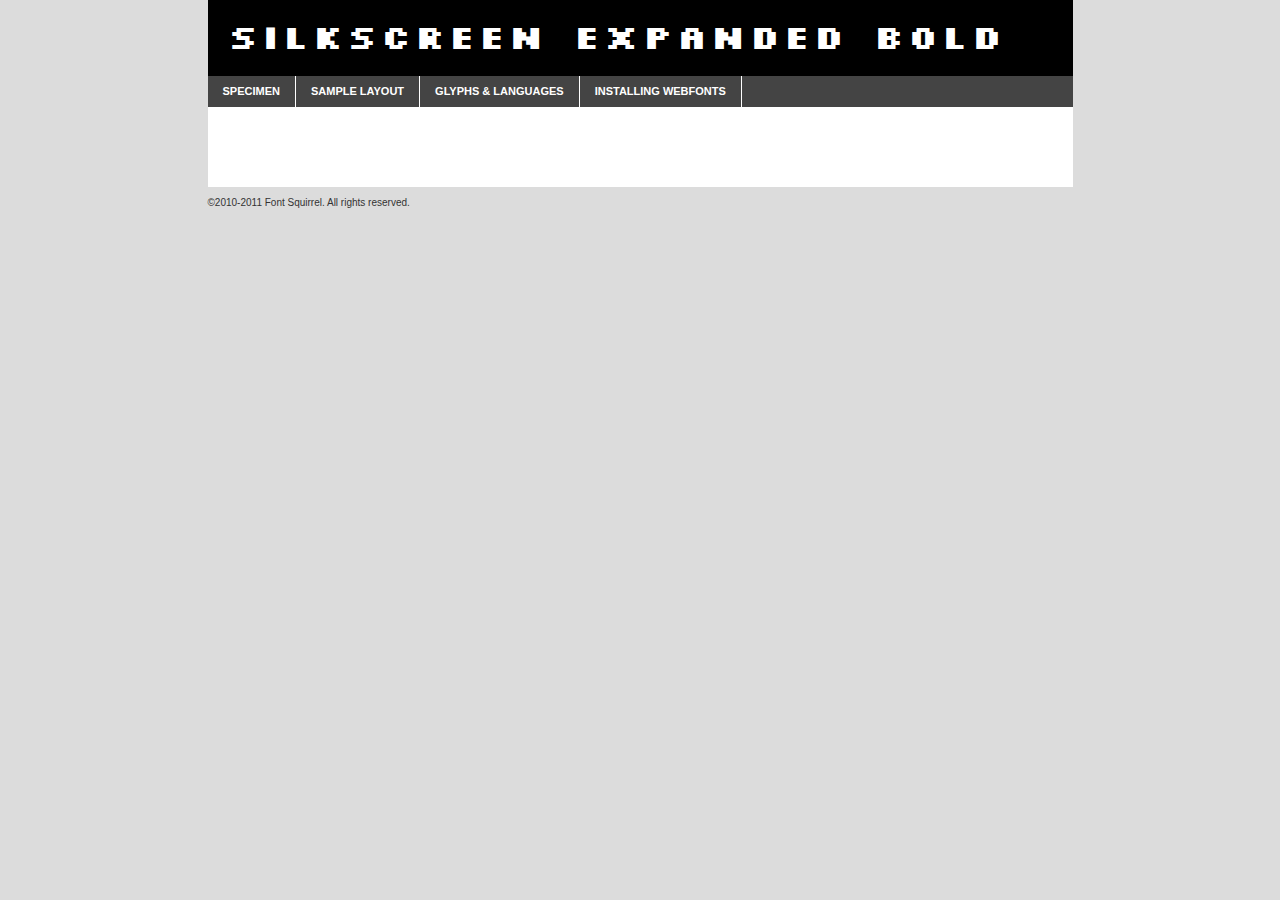
<file: startup/common-files/fonts/silkscreen/slkscreb-demo.html>
<!DOCTYPE html PUBLIC "-//W3C//DTD XHTML 1.0 Transitional//EN"
	"http://www.w3.org/TR/xhtml1/DTD/xhtml1-transitional.dtd">

<html xmlns="http://www.w3.org/1999/xhtml" xml:lang="en" lang="en">
<head>
	<meta http-equiv="Content-Type" content="text/html; charset=utf-8" />
	<script src="http://ajax.googleapis.com/ajax/libs/jquery/1.7.2/jquery.min.js" type="text/javascript" charset="utf-8"></script>
	<script src="specimen_files/easytabs.js" type="text/javascript" charset="utf-8"></script>
	<link rel="stylesheet" href="specimen_files/specimen_stylesheet.css" type="text/css" charset="utf-8" />
	<link rel="stylesheet" href="stylesheet.css" type="text/css" charset="utf-8" />

	<style type="text/css">
					body{
				font-family: 'silkscreen_expandedbold';
							}
		</style>

	<title>Silkscreen Expanded Bold Specimen</title>
	
	
	<script type="text/javascript" charset="utf-8">
		$(document).ready(function() {
			$('#container').easyTabs({defaultContent:1});
		});
	</script>
</head>

<body>
<div id="container">
	<div id="header">
		Silkscreen Expanded Bold	</div>
	<ul class="tabs">
		<li><a href="#specimen">Specimen</a></li>
		<li><a href="#layout">Sample Layout</a></li>
				<li><a href="#glyphs">Glyphs &amp; Languages</a></li>
		<li><a href="#installing">Installing Webfonts</a></li>
		
	</ul>
	
	<div id="main_content">

		
			<div id="specimen">
		
				<div class="section">
					<div class="grid12 firstcol">
						<div class="huge">AaBb</div>
					</div>
				</div>
		
				<div class="section">
					<div class="glyph_range">A&#x200B;B&#x200b;C&#x200b;D&#x200b;E&#x200b;F&#x200b;G&#x200b;H&#x200b;I&#x200b;J&#x200b;K&#x200b;L&#x200b;M&#x200b;N&#x200b;O&#x200b;P&#x200b;Q&#x200b;R&#x200b;S&#x200b;T&#x200b;U&#x200b;V&#x200b;W&#x200b;X&#x200b;Y&#x200b;Z&#x200b;a&#x200b;b&#x200b;c&#x200b;d&#x200b;e&#x200b;f&#x200b;g&#x200b;h&#x200b;i&#x200b;j&#x200b;k&#x200b;l&#x200b;m&#x200b;n&#x200b;o&#x200b;p&#x200b;q&#x200b;r&#x200b;s&#x200b;t&#x200b;u&#x200b;v&#x200b;w&#x200b;x&#x200b;y&#x200b;z&#x200b;1&#x200b;2&#x200b;3&#x200b;4&#x200b;5&#x200b;6&#x200b;7&#x200b;8&#x200b;9&#x200b;0&#x200b;&amp;&#x200b;.&#x200b;,&#x200b;?&#x200b;!&#x200b;&#64;&#x200b;(&#x200b;)&#x200b;#&#x200b;$&#x200b;%&#x200b;*&#x200b;+&#x200b;-&#x200b;=&#x200b;:&#x200b;;</div>
				</div>
				<div class="section">
					<div class="grid12 firstcol">
						<table class="sample_table">
							<tr><td>10</td><td class="size10">abcdefghijklmnopqrstuvwxyzABCDEFGHIJKLMNOPQRSTUVWXYZ0123456789abcdefghijklmnopqrstuvwxyzABCDEFGHIJKLMNOPQRSTUVWXYZ0123456789abcdefghijklmnopqrstuvwxyzABCDEFGHIJKLMNOPQRSTUVWXYZ</td></tr>
							<tr><td>11</td><td class="size11">abcdefghijklmnopqrstuvwxyzABCDEFGHIJKLMNOPQRSTUVWXYZ0123456789abcdefghijklmnopqrstuvwxyzABCDEFGHIJKLMNOPQRSTUVWXYZ0123456789abcdefghijklmnopqrstuvwxyzABCDEFGHIJKLMNOPQRSTUVWXYZ</td></tr>
							<tr><td>12</td><td class="size12">abcdefghijklmnopqrstuvwxyzABCDEFGHIJKLMNOPQRSTUVWXYZ0123456789abcdefghijklmnopqrstuvwxyzABCDEFGHIJKLMNOPQRSTUVWXYZ0123456789abcdefghijklmnopqrstuvwxyzABCDEFGHIJKLMNOPQRSTUVWXYZ</td></tr>
							<tr><td>13</td><td class="size13">abcdefghijklmnopqrstuvwxyzABCDEFGHIJKLMNOPQRSTUVWXYZ0123456789abcdefghijklmnopqrstuvwxyzABCDEFGHIJKLMNOPQRSTUVWXYZ0123456789abcdefghijklmnopqrstuvwxyzABCDEFGHIJKLMNOPQRSTUVWXYZ</td></tr>
							<tr><td>14</td><td class="size14">abcdefghijklmnopqrstuvwxyzABCDEFGHIJKLMNOPQRSTUVWXYZ0123456789abcdefghijklmnopqrstuvwxyzABCDEFGHIJKLMNOPQRSTUVWXYZ0123456789abcdefghijklmnopqrstuvwxyzABCDEFGHIJKLMNOPQRSTUVWXYZ</td></tr>
							<tr><td>16</td><td class="size16">abcdefghijklmnopqrstuvwxyzABCDEFGHIJKLMNOPQRSTUVWXYZ0123456789abcdefghijklmnopqrstuvwxyzABCDEFGHIJKLMNOPQRSTUVWXYZ</td></tr>
							<tr><td>18</td><td class="size18">abcdefghijklmnopqrstuvwxyzABCDEFGHIJKLMNOPQRSTUVWXYZ0123456789abcdefghijklmnopqrstuvwxyzABCDEFGHIJKLMNOPQRSTUVWXYZ</td></tr>
							<tr><td>20</td><td class="size20">abcdefghijklmnopqrstuvwxyzABCDEFGHIJKLMNOPQRSTUVWXYZ0123456789abcdefghijklmnopqrstuvwxyzABCDEFGHIJKLMNOPQRSTUVWXYZ</td></tr>
							<tr><td>24</td><td class="size24">abcdefghijklmnopqrstuvwxyzABCDEFGHIJKLMNOPQRSTUVWXYZ0123456789abcdefghijklmnopqrstuvwxyzABCDEFGHIJKLMNOPQRSTUVWXYZ</td></tr>
							<tr><td>30</td><td class="size30">abcdefghijklmnopqrstuvwxyzABCDEFGHIJKLMNOPQRSTUVWXYZ0123456789abcdefghijklmnopqrstuvwxyzABCDEFGHIJKLMNOPQRSTUVWXYZ</td></tr>
							<tr><td>36</td><td class="size36">abcdefghijklmnopqrstuvwxyzABCDEFGHIJKLMNOPQRSTUVWXYZ0123456789abcdefghijklmnopqrstuvwxyzABCDEFGHIJKLMNOPQRSTUVWXYZ</td></tr>
							<tr><td>48</td><td class="size48">abcdefghijklmnopqrstuvwxyzABCDEFGHIJKLMNOPQRSTUVWXYZ0123456789abcdefghijklmnopqrstuvwxyzABCDEFGHIJKLMNOPQRSTUVWXYZ</td></tr>
							<tr><td>60</td><td class="size60">abcdefghijklmnopqrstuvwxyzABCDEFGHIJKLMNOPQRSTUVWXYZ0123456789abcdefghijklmnopqrstuvwxyzABCDEFGHIJKLMNOPQRSTUVWXYZ</td></tr>
							<tr><td>72</td><td class="size72">abcdefghijklmnopqrstuvwxyzABCDEFGHIJKLMNOPQRSTUVWXYZ0123456789abcdefghijklmnopqrstuvwxyzABCDEFGHIJKLMNOPQRSTUVWXYZ</td></tr>
							<tr><td>90</td><td class="size90">abcdefghijklmnopqrstuvwxyzABCDEFGHIJKLMNOPQRSTUVWXYZ0123456789abcdefghijklmnopqrstuvwxyzABCDEFGHIJKLMNOPQRSTUVWXYZ</td></tr>
						</table>
				
					</div>
			
				</div>
		
		
		
								<div class="section" id="bodycomparison">


										<div id="xheight">
				<div class="fontbody">&#x25FC;&#x25FC;&#x25FC;&#x25FC;&#x25FC;&#x25FC;&#x25FC;&#x25FC;&#x25FC;&#x25FC;&#x25FC;&#x25FC;&#x25FC;&#x25FC;&#x25FC;&#x25FC;&#x25FC;&#x25FC;&#x25FC;&#x25FC;&#x25FC;&#x25FC;&#x25FC;&#x25FC;&#x25FC;&#x25FC;&#x25FC;&#x25FC;&#x25FC;&#x25FC;&#x25FC;&#x25FC;&#x25FC;&#x25FC;&#x25FC;&#x25FC;&#x25FC;&#x25FC;&#x25FC;&#x25FC;&#x25FC;&#x25FC;&#x25FC;&#x25FC;&#x25FC;&#x25FC;&#x25FC;&#x25FC;&#x25FC;&#x25FC;&#x25FC;&#x25FC;&#x25FC;&#x25FC;&#x25FC;&#x25FC;&#x25FC;&#x25FC;&#x25FC;&#x25FC;&#x25FC;&#x25FC;&#x25FC;&#x25FC;&#x25FC;&#x25FC;&#x25FC;&#x25FC;&#x25FC;&#x25FC;&#x25FC;&#x25FC;&#x25FC;&#x25FC;&#x25FC;&#x25FC;&#x25FC;&#x25FC;&#x25FC;&#x25FC;&#x25FC;&#x25FC;&#x25FC;&#x25FC;&#x25FC;&#x25FC;&#x25FC;&#x25FC;&#x25FC;&#x25FC;&#x25FC;&#x25FC;&#x25FC;&#x25FC;&#x25FC;&#x25FC;&#x25FC;&#x25FC;&#x25FC;body</div><div class="arialbody">body</div><div class="verdanabody">body</div><div class="georgiabody">body</div></div>
										<div class="fontbody" style="z-index:1">
											body<span>Silkscreen Expanded Bold</span>
										</div>
										<div class="arialbody" style="z-index:1">
											body<span>Arial</span>
										</div>
										<div class="verdanabody" style="z-index:1">
											body<span>Verdana</span>
										</div>
										<div class="georgiabody" style="z-index:1">
											body<span>Georgia</span>
										</div>



								</div>
		
		
				<div class="section psample psample_row1" id="">
					
					<div class="grid2 firstcol">
						<p class="size10"><span>10.</span>Aenean lacinia bibendum nulla sed consectetur. Fusce dapibus, tellus ac cursus commodo, tortor mauris condimentum nibh, ut fermentum massa justo sit amet risus. Nullam id dolor id nibh ultricies vehicula ut id elit. Cum sociis natoque penatibus et magnis dis parturient montes, nascetur ridiculus mus. Nulla vitae elit libero, a pharetra augue.</p>
			
					</div>
					<div class="grid3">
						<p class="size11"><span>11.</span>Aenean lacinia bibendum nulla sed consectetur. Fusce dapibus, tellus ac cursus commodo, tortor mauris condimentum nibh, ut fermentum massa justo sit amet risus. Nullam id dolor id nibh ultricies vehicula ut id elit. Cum sociis natoque penatibus et magnis dis parturient montes, nascetur ridiculus mus. Nulla vitae elit libero, a pharetra augue.</p>
			
					</div>
					<div class="grid3">
						<p class="size12"><span>12.</span>Aenean lacinia bibendum nulla sed consectetur. Fusce dapibus, tellus ac cursus commodo, tortor mauris condimentum nibh, ut fermentum massa justo sit amet risus. Nullam id dolor id nibh ultricies vehicula ut id elit. Cum sociis natoque penatibus et magnis dis parturient montes, nascetur ridiculus mus. Nulla vitae elit libero, a pharetra augue.</p>
			
					</div>
					<div class="grid4">
						<p class="size13"><span>13.</span>Aenean lacinia bibendum nulla sed consectetur. Fusce dapibus, tellus ac cursus commodo, tortor mauris condimentum nibh, ut fermentum massa justo sit amet risus. Nullam id dolor id nibh ultricies vehicula ut id elit. Cum sociis natoque penatibus et magnis dis parturient montes, nascetur ridiculus mus. Nulla vitae elit libero, a pharetra augue.</p>
			
					</div>
					<div class="white_blend"></div>
					
				</div>
				<div class="section psample psample_row2" id="">
					<div class="grid3 firstcol">
						<p class="size14"><span>14.</span>Aenean lacinia bibendum nulla sed consectetur. Fusce dapibus, tellus ac cursus commodo, tortor mauris condimentum nibh, ut fermentum massa justo sit amet risus. Nullam id dolor id nibh ultricies vehicula ut id elit. Cum sociis natoque penatibus et magnis dis parturient montes, nascetur ridiculus mus. Nulla vitae elit libero, a pharetra augue.</p>
			
					</div>
					<div class="grid4">
						<p class="size16"><span>16.</span>Aenean lacinia bibendum nulla sed consectetur. Fusce dapibus, tellus ac cursus commodo, tortor mauris condimentum nibh, ut fermentum massa justo sit amet risus. Nullam id dolor id nibh ultricies vehicula ut id elit. Cum sociis natoque penatibus et magnis dis parturient montes, nascetur ridiculus mus. Nulla vitae elit libero, a pharetra augue.</p>
			
					</div>
					<div class="grid5">
						<p class="size18"><span>18.</span>Aenean lacinia bibendum nulla sed consectetur. Fusce dapibus, tellus ac cursus commodo, tortor mauris condimentum nibh, ut fermentum massa justo sit amet risus. Nullam id dolor id nibh ultricies vehicula ut id elit. Cum sociis natoque penatibus et magnis dis parturient montes, nascetur ridiculus mus. Nulla vitae elit libero, a pharetra augue.</p>
			
					</div>

					<div class="white_blend"></div>

				</div>
				
				<div class="section psample psample_row3" id="">
					<div class="grid5 firstcol">
						<p class="size20"><span>20.</span>Aenean lacinia bibendum nulla sed consectetur. Fusce dapibus, tellus ac cursus commodo, tortor mauris condimentum nibh, ut fermentum massa justo sit amet risus. Nullam id dolor id nibh ultricies vehicula ut id elit. Cum sociis natoque penatibus et magnis dis parturient montes, nascetur ridiculus mus. Nulla vitae elit libero, a pharetra augue.</p>
					</div>
					<div class="grid7">
						<p class="size24"><span>24.</span>Aenean lacinia bibendum nulla sed consectetur. Fusce dapibus, tellus ac cursus commodo, tortor mauris condimentum nibh, ut fermentum massa justo sit amet risus. Nullam id dolor id nibh ultricies vehicula ut id elit. Cum sociis natoque penatibus et magnis dis parturient montes, nascetur ridiculus mus. Nulla vitae elit libero, a pharetra augue.</p>
					</div>
					
					<div class="white_blend"></div>
					
				</div>
				
				<div class="section psample psample_row4" id="">
					<div class="grid12 firstcol">
						<p class="size30"><span>30.</span>Aenean lacinia bibendum nulla sed consectetur. Fusce dapibus, tellus ac cursus commodo, tortor mauris condimentum nibh, ut fermentum massa justo sit amet risus. Nullam id dolor id nibh ultricies vehicula ut id elit. Cum sociis natoque penatibus et magnis dis parturient montes, nascetur ridiculus mus. Nulla vitae elit libero, a pharetra augue.</p>
					</div>
					<div class="white_blend"></div>
					
				</div>
				
				
				
				<div class="section psample psample_row1 fullreverse">
					<div class="grid2 firstcol">
						<p class="size10"><span>10.</span>Aenean lacinia bibendum nulla sed consectetur. Fusce dapibus, tellus ac cursus commodo, tortor mauris condimentum nibh, ut fermentum massa justo sit amet risus. Nullam id dolor id nibh ultricies vehicula ut id elit. Cum sociis natoque penatibus et magnis dis parturient montes, nascetur ridiculus mus. Nulla vitae elit libero, a pharetra augue.</p>
			
					</div>
					<div class="grid3">
						<p class="size11"><span>11.</span>Aenean lacinia bibendum nulla sed consectetur. Fusce dapibus, tellus ac cursus commodo, tortor mauris condimentum nibh, ut fermentum massa justo sit amet risus. Nullam id dolor id nibh ultricies vehicula ut id elit. Cum sociis natoque penatibus et magnis dis parturient montes, nascetur ridiculus mus. Nulla vitae elit libero, a pharetra augue.</p>
			
					</div>
					<div class="grid3">
						<p class="size12"><span>12.</span>Aenean lacinia bibendum nulla sed consectetur. Fusce dapibus, tellus ac cursus commodo, tortor mauris condimentum nibh, ut fermentum massa justo sit amet risus. Nullam id dolor id nibh ultricies vehicula ut id elit. Cum sociis natoque penatibus et magnis dis parturient montes, nascetur ridiculus mus. Nulla vitae elit libero, a pharetra augue.</p>
			
					</div>
					<div class="grid4">
						<p class="size13"><span>13.</span>Aenean lacinia bibendum nulla sed consectetur. Fusce dapibus, tellus ac cursus commodo, tortor mauris condimentum nibh, ut fermentum massa justo sit amet risus. Nullam id dolor id nibh ultricies vehicula ut id elit. Cum sociis natoque penatibus et magnis dis parturient montes, nascetur ridiculus mus. Nulla vitae elit libero, a pharetra augue.</p>
			
					</div>
					<div class="black_blend"></div>
					
				</div>
				
				<div class="section psample psample_row2 fullreverse">
					<div class="grid3 firstcol">
						<p class="size14"><span>14.</span>Aenean lacinia bibendum nulla sed consectetur. Fusce dapibus, tellus ac cursus commodo, tortor mauris condimentum nibh, ut fermentum massa justo sit amet risus. Nullam id dolor id nibh ultricies vehicula ut id elit. Cum sociis natoque penatibus et magnis dis parturient montes, nascetur ridiculus mus. Nulla vitae elit libero, a pharetra augue.</p>
			
					</div>
					<div class="grid4">
						<p class="size16"><span>16.</span>Aenean lacinia bibendum nulla sed consectetur. Fusce dapibus, tellus ac cursus commodo, tortor mauris condimentum nibh, ut fermentum massa justo sit amet risus. Nullam id dolor id nibh ultricies vehicula ut id elit. Cum sociis natoque penatibus et magnis dis parturient montes, nascetur ridiculus mus. Nulla vitae elit libero, a pharetra augue.</p>
			
					</div>
					<div class="grid5">
						<p class="size18"><span>18.</span>Aenean lacinia bibendum nulla sed consectetur. Fusce dapibus, tellus ac cursus commodo, tortor mauris condimentum nibh, ut fermentum massa justo sit amet risus. Nullam id dolor id nibh ultricies vehicula ut id elit. Cum sociis natoque penatibus et magnis dis parturient montes, nascetur ridiculus mus. Nulla vitae elit libero, a pharetra augue.</p>
			
					</div>
					<div class="black_blend"></div>

				</div>
				
				<div class="section psample fullreverse psample_row3" id="">
					<div class="grid5 firstcol">
						<p class="size20"><span>20.</span>Aenean lacinia bibendum nulla sed consectetur. Fusce dapibus, tellus ac cursus commodo, tortor mauris condimentum nibh, ut fermentum massa justo sit amet risus. Nullam id dolor id nibh ultricies vehicula ut id elit. Cum sociis natoque penatibus et magnis dis parturient montes, nascetur ridiculus mus. Nulla vitae elit libero, a pharetra augue.</p>
					</div>
					<div class="grid7">
						<p class="size24"><span>24.</span>Aenean lacinia bibendum nulla sed consectetur. Fusce dapibus, tellus ac cursus commodo, tortor mauris condimentum nibh, ut fermentum massa justo sit amet risus. Nullam id dolor id nibh ultricies vehicula ut id elit. Cum sociis natoque penatibus et magnis dis parturient montes, nascetur ridiculus mus. Nulla vitae elit libero, a pharetra augue.</p>
					</div>
					
					<div class="black_blend"></div>
					
				</div>
				
				<div class="section psample fullreverse psample_row4" id="" style="border-bottom: 20px #000 solid;">
					<div class="grid12 firstcol">
						<p class="size30"><span>30.</span>Aenean lacinia bibendum nulla sed consectetur. Fusce dapibus, tellus ac cursus commodo, tortor mauris condimentum nibh, ut fermentum massa justo sit amet risus. Nullam id dolor id nibh ultricies vehicula ut id elit. Cum sociis natoque penatibus et magnis dis parturient montes, nascetur ridiculus mus. Nulla vitae elit libero, a pharetra augue.</p>
					</div>
					<div class="black_blend"></div>
					
				</div>
				
				
				
				
			</div>
			
			<div id="layout">
				
				<div class="section">
					
					<div class="grid12 firstcol">
						<h1>Lorem Ipsum Dolor</h1>
						<h2>Etiam porta sem malesuada magna mollis euismod</h2>
						
						<p class="byline">By <a href="#link">Aenean Lacinia</a></p>
					</div>
				</div>
				<div class="section">
					<div class="grid8 firstcol">
						<p class="large">Donec sed odio dui. Morbi leo risus, porta ac consectetur ac, vestibulum at eros. Fusce dapibus, tellus ac cursus commodo, tortor mauris condimentum nibh, ut fermentum massa justo sit amet risus. </p>

						
						<h3>Pellentesque ornare sem</h3>

						<p>Maecenas sed diam eget risus varius blandit sit amet non magna. Maecenas faucibus mollis interdum. Donec ullamcorper nulla non metus auctor fringilla. Nullam id dolor id nibh ultricies vehicula ut id elit. Nullam id dolor id nibh ultricies vehicula ut id elit. </p>

						<p>Aenean eu leo quam. Pellentesque ornare sem lacinia quam venenatis vestibulum. Lorem ipsum dolor sit amet, consectetur adipiscing elit. Cum sociis natoque penatibus et magnis dis parturient montes, nascetur ridiculus mus. </p>

						<p>Nulla vitae elit libero, a pharetra augue. Praesent commodo cursus magna, vel scelerisque nisl consectetur et. Aenean lacinia bibendum nulla sed consectetur. </p>

						<p>Nullam quis risus eget urna mollis ornare vel eu leo. Nullam quis risus eget urna mollis ornare vel eu leo. Maecenas sed diam eget risus varius blandit sit amet non magna. Donec ullamcorper nulla non metus auctor fringilla. </p>

						<h3>Cras mattis consectetur</h3>

						<p>Aenean eu leo quam. Pellentesque ornare sem lacinia quam venenatis vestibulum. Aenean lacinia bibendum nulla sed consectetur. Integer posuere erat a ante venenatis dapibus posuere velit aliquet. Cras mattis consectetur purus sit amet fermentum. </p>

						<p>Nullam id dolor id nibh ultricies vehicula ut id elit. Nullam quis risus eget urna mollis ornare vel eu leo. Cras mattis consectetur purus sit amet fermentum.</p>
					</div>
					
					<div class="grid4 sidebar">
						
						<div class="box reverse">
							<p class="last">Nullam quis risus eget urna mollis ornare vel eu leo. Donec ullamcorper nulla non metus auctor fringilla. Cras mattis consectetur purus sit amet fermentum. Sed posuere consectetur est at lobortis. Lorem ipsum dolor sit amet, consectetur adipiscing elit. </p>
						</div>
						
						<p class="caption">Maecenas sed diam eget risus varius.</p>

						<p>Vestibulum id ligula porta felis euismod semper. Integer posuere erat a ante venenatis dapibus posuere velit aliquet. Vestibulum id ligula porta felis euismod semper. Sed posuere consectetur est at lobortis. Maecenas sed diam eget risus varius blandit sit amet non magna. Fusce dapibus, tellus ac cursus commodo, tortor mauris condimentum nibh, ut fermentum massa justo sit amet risus. </p>

					

						<p>Duis mollis, est non commodo luctus, nisi erat porttitor ligula, eget lacinia odio sem nec elit. Aenean lacinia bibendum nulla sed consectetur. Vivamus sagittis lacus vel augue laoreet rutrum faucibus dolor auctor. Aenean lacinia bibendum nulla sed consectetur. Nullam quis risus eget urna mollis ornare vel eu leo. </p>

						<p>Praesent commodo cursus magna, vel scelerisque nisl consectetur et. Donec ullamcorper nulla non metus auctor fringilla. Maecenas faucibus mollis interdum. Fusce dapibus, tellus ac cursus commodo, tortor mauris condimentum nibh, ut fermentum massa justo sit amet risus. </p>

					</div>
				</div>
				
			</div>


			



		<div id="glyphs">
			<div class="section">
				<div class="grid12 firstcol">
			
				<h1>Language Support</h1>
				<p>The subset of Silkscreen Expanded Bold in this kit supports the following languages:<br />
			
					English				</p>
				<h1>Glyph Chart</h1>
				<p>The subset of Silkscreen Expanded Bold in this kit includes all the glyphs listed below. Unicode entities are included above each glyph to help you insert individual characters into your layout.</p>
				<div id="glyph_chart">
			
																														 <div><p>&amp;#13;</p>&#13;</div>
																				 <div><p>&amp;#32;</p>&#32;</div>
																				 <div><p>&amp;#33;</p>&#33;</div>
																				 <div><p>&amp;#34;</p>&#34;</div>
																				 <div><p>&amp;#35;</p>&#35;</div>
																				 <div><p>&amp;#36;</p>&#36;</div>
																				 <div><p>&amp;#37;</p>&#37;</div>
																				 <div><p>&amp;#38;</p>&#38;</div>
																				 <div><p>&amp;#39;</p>&#39;</div>
																				 <div><p>&amp;#40;</p>&#40;</div>
																				 <div><p>&amp;#41;</p>&#41;</div>
																				 <div><p>&amp;#42;</p>&#42;</div>
																				 <div><p>&amp;#43;</p>&#43;</div>
																				 <div><p>&amp;#44;</p>&#44;</div>
																				 <div><p>&amp;#45;</p>&#45;</div>
																				 <div><p>&amp;#46;</p>&#46;</div>
																				 <div><p>&amp;#47;</p>&#47;</div>
																				 <div><p>&amp;#48;</p>&#48;</div>
																				 <div><p>&amp;#49;</p>&#49;</div>
																				 <div><p>&amp;#50;</p>&#50;</div>
																				 <div><p>&amp;#51;</p>&#51;</div>
																				 <div><p>&amp;#52;</p>&#52;</div>
																				 <div><p>&amp;#53;</p>&#53;</div>
																				 <div><p>&amp;#54;</p>&#54;</div>
																				 <div><p>&amp;#55;</p>&#55;</div>
																				 <div><p>&amp;#56;</p>&#56;</div>
																				 <div><p>&amp;#57;</p>&#57;</div>
																				 <div><p>&amp;#58;</p>&#58;</div>
																				 <div><p>&amp;#59;</p>&#59;</div>
																				 <div><p>&amp;#60;</p>&#60;</div>
																				 <div><p>&amp;#61;</p>&#61;</div>
																				 <div><p>&amp;#62;</p>&#62;</div>
																				 <div><p>&amp;#63;</p>&#63;</div>
																				 <div><p>&amp;#64;</p>&#64;</div>
																				 <div><p>&amp;#65;</p>&#65;</div>
																				 <div><p>&amp;#66;</p>&#66;</div>
																				 <div><p>&amp;#67;</p>&#67;</div>
																				 <div><p>&amp;#68;</p>&#68;</div>
																				 <div><p>&amp;#69;</p>&#69;</div>
																				 <div><p>&amp;#70;</p>&#70;</div>
																				 <div><p>&amp;#71;</p>&#71;</div>
																				 <div><p>&amp;#72;</p>&#72;</div>
																				 <div><p>&amp;#73;</p>&#73;</div>
																				 <div><p>&amp;#74;</p>&#74;</div>
																				 <div><p>&amp;#75;</p>&#75;</div>
																				 <div><p>&amp;#76;</p>&#76;</div>
																				 <div><p>&amp;#77;</p>&#77;</div>
																				 <div><p>&amp;#78;</p>&#78;</div>
																				 <div><p>&amp;#79;</p>&#79;</div>
																				 <div><p>&amp;#80;</p>&#80;</div>
																				 <div><p>&amp;#81;</p>&#81;</div>
																				 <div><p>&amp;#82;</p>&#82;</div>
																				 <div><p>&amp;#83;</p>&#83;</div>
																				 <div><p>&amp;#84;</p>&#84;</div>
																				 <div><p>&amp;#85;</p>&#85;</div>
																				 <div><p>&amp;#86;</p>&#86;</div>
																				 <div><p>&amp;#87;</p>&#87;</div>
																				 <div><p>&amp;#88;</p>&#88;</div>
																				 <div><p>&amp;#89;</p>&#89;</div>
																				 <div><p>&amp;#90;</p>&#90;</div>
																				 <div><p>&amp;#91;</p>&#91;</div>
																				 <div><p>&amp;#92;</p>&#92;</div>
																				 <div><p>&amp;#93;</p>&#93;</div>
																				 <div><p>&amp;#94;</p>&#94;</div>
																				 <div><p>&amp;#95;</p>&#95;</div>
																				 <div><p>&amp;#96;</p>&#96;</div>
																				 <div><p>&amp;#97;</p>&#97;</div>
																				 <div><p>&amp;#98;</p>&#98;</div>
																				 <div><p>&amp;#99;</p>&#99;</div>
																				 <div><p>&amp;#100;</p>&#100;</div>
																				 <div><p>&amp;#101;</p>&#101;</div>
																				 <div><p>&amp;#102;</p>&#102;</div>
																				 <div><p>&amp;#103;</p>&#103;</div>
																				 <div><p>&amp;#104;</p>&#104;</div>
																				 <div><p>&amp;#105;</p>&#105;</div>
																				 <div><p>&amp;#106;</p>&#106;</div>
																				 <div><p>&amp;#107;</p>&#107;</div>
																				 <div><p>&amp;#108;</p>&#108;</div>
																				 <div><p>&amp;#109;</p>&#109;</div>
																				 <div><p>&amp;#110;</p>&#110;</div>
																				 <div><p>&amp;#111;</p>&#111;</div>
																				 <div><p>&amp;#112;</p>&#112;</div>
																				 <div><p>&amp;#113;</p>&#113;</div>
																				 <div><p>&amp;#114;</p>&#114;</div>
																				 <div><p>&amp;#115;</p>&#115;</div>
																				 <div><p>&amp;#116;</p>&#116;</div>
																				 <div><p>&amp;#117;</p>&#117;</div>
																				 <div><p>&amp;#118;</p>&#118;</div>
																				 <div><p>&amp;#119;</p>&#119;</div>
																				 <div><p>&amp;#120;</p>&#120;</div>
																				 <div><p>&amp;#121;</p>&#121;</div>
																				 <div><p>&amp;#122;</p>&#122;</div>
																				 <div><p>&amp;#123;</p>&#123;</div>
																				 <div><p>&amp;#124;</p>&#124;</div>
																				 <div><p>&amp;#125;</p>&#125;</div>
																				 <div><p>&amp;#126;</p>&#126;</div>
																				 <div><p>&amp;#160;</p>&#160;</div>
																				 <div><p>&amp;#173;</p>&#173;</div>
																				 <div><p>&amp;#8192;</p>&#8192;</div>
																				 <div><p>&amp;#8193;</p>&#8193;</div>
																				 <div><p>&amp;#8194;</p>&#8194;</div>
																				 <div><p>&amp;#8195;</p>&#8195;</div>
																				 <div><p>&amp;#8196;</p>&#8196;</div>
																				 <div><p>&amp;#8197;</p>&#8197;</div>
																				 <div><p>&amp;#8198;</p>&#8198;</div>
																				 <div><p>&amp;#8199;</p>&#8199;</div>
																				 <div><p>&amp;#8200;</p>&#8200;</div>
																				 <div><p>&amp;#8201;</p>&#8201;</div>
																				 <div><p>&amp;#8202;</p>&#8202;</div>
																				 <div><p>&amp;#8208;</p>&#8208;</div>
																				 <div><p>&amp;#8209;</p>&#8209;</div>
																				 <div><p>&amp;#8210;</p>&#8210;</div>
																				 <div><p>&amp;#8211;</p>&#8211;</div>
																				 <div><p>&amp;#8212;</p>&#8212;</div>
																				 <div><p>&amp;#8239;</p>&#8239;</div>
																				 <div><p>&amp;#8287;</p>&#8287;</div>
																				 <div><p>&amp;#9724;</p>&#9724;</div>
																												</div>	
				</div>
		
		
			</div>
		</div>
		
		
		<div id="specs">
			
		</div>
	
		<div id="installing">
			<div class="section">
				<div class="grid7 firstcol">
					<h1>Installing Webfonts</h1>
					
					<p>Webfonts are supported by all major browser platforms but not all in the same way. There are currently four different font formats that must be included in order to target all browsers. This includes TTF, WOFF, EOT and SVG.</p>
					
					<h2>1. Upload your webfonts</h2>
					<p>You must upload your webfont kit to your website. They should be in or near the same directory as your CSS files.</p>
					
					<h2>2. Include the webfont stylesheet</h2>
					<p>A special CSS @font-face declaration helps the various browsers select the appropriate font it needs without causing you a bunch of headaches. Learn more about this syntax by reading the <a href="http://www.fontspring.com/blog/further-hardening-of-the-bulletproof-syntax">Fontspring blog post</a> about it. The code for it is as follows:</p>


<code>
@font-face{ 
	font-family: 'MyWebFont';
	src: url('WebFont.eot');
	src: url('WebFont.eot?#iefix') format('embedded-opentype'),
	     url('WebFont.woff') format('woff'),
	     url('WebFont.ttf') format('truetype'),
	     url('WebFont.svg#webfont') format('svg');
}
</code>

	<p>We've already gone ahead and generated the code for you. All you have to do is link to the stylesheet in your HTML, like this:</p>
	<code>&lt;link rel=&quot;stylesheet&quot; href=&quot;stylesheet.css&quot; type=&quot;text/css&quot; charset=&quot;utf-8&quot; /&gt;</code>

					<h2>3. Modify your own stylesheet</h2>
					<p>To take advantage of your new fonts, you must tell your stylesheet to use them. Look at the original @font-face declaration above and find the property called "font-family." The name linked there will be what you use to reference the font. Prepend that webfont name to the font stack in the "font-family" property, inside the selector you want to change. For example:</p>
<code>p { font-family: 'WebFont', Arial, sans-serif; }</code>

<h2>4. Test</h2>
<p>Getting webfonts to work cross-browser <em>can</em> be tricky. Use the information in the sidebar to help you if you find that fonts aren't loading in a particular browser.</p>
				</div>
				
				<div class="grid5 sidebar">
					<div class="box">
						<h2>Troubleshooting<br />Font-Face Problems</h2>
						<p>Having trouble getting your webfonts to load in your new website? Here are some tips to sort out what might be the problem.</p>

						<h3>Fonts not showing in any browser</h3>

						<p>This sounds like you need to work on the plumbing. You either did not upload the fonts to the correct directory, or you did not link the fonts properly in the CSS. If you've confirmed that all this is correct and you still have a problem, take a look at your .htaccess file and see if requests are getting intercepted.</p>

						<h3>Fonts not loading in iPhone or iPad</h3>

						<p>The most common problem here is that you are serving the fonts from an IIS server. IIS refuses to serve files that have unknown MIME types. If that is the case, you must set the MIME type for SVG to "image/svg+xml" in the server settings. Follow these instructions from Microsoft if you need help.</p>

						<h3>Fonts not loading in Firefox</h3>

						<p>The primary reason for this failure? You are still using a version Firefox older than 3.5. So upgrade already! If that isn't it, then you are very likely serving fonts from a different domain. Firefox requires that all font assets be served from the same domain. Lastly it is possible that you need to add WOFF to your list of MIME types (if you are serving via IIS.)</p>

						<h3>Fonts not loading in IE</h3>

						<p>Are you looking at Internet Explorer on an actual Windows machine or are you cheating by using a service like Adobe BrowserLab? Many of these screenshot services do not render @font-face for IE. Best to test it on a real machine.</p>

						<h3>Fonts not loading in IE9</h3>

						<p>IE9, like Firefox, requires that fonts be served from the same domain as the website. Make sure that is the case.</p>
					</div>
				</div>
			</div>
			
		</div>
	
	</div>
	<div id="footer">
		<p>&copy;2010-2011 Font Squirrel. All rights reserved.</p>
	</div>
</div>
</body>
</html>
</file>
<file: startup/flat-ui/css/flat-ui.css>
@font-face {
  font-family: 'Lato';
  src: url('../fonts/lato/lato-black.eot');
  src: url('../fonts/lato/lato-black.eot?#iefix') format('embedded-opentype'), url('../fonts/lato/lato-black.woff') format('woff'), url('../fonts/lato/lato-black.ttf') format('truetype'), url('../fonts/lato/lato-black.svg#latoblack') format('svg');
  font-weight: 900;
  font-style: normal;
}
@font-face {
  font-family: 'Lato';
  src: url('../fonts/lato/lato-bold.eot');
  src: url('../fonts/lato/lato-bold.eot?#iefix') format('embedded-opentype'), url('../fonts/lato/lato-bold.woff') format('woff'), url('../fonts/lato/lato-bold.ttf') format('truetype'), url('../fonts/lato/lato-bold.svg#latobold') format('svg');
  font-weight: bold;
  font-style: normal;
}
@font-face {
  font-family: 'Lato';
  src: url('../fonts/lato/lato-bolditalic.eot');
  src: url('../fonts/lato/lato-bolditalic.eot?#iefix') format('embedded-opentype'), url('../fonts/lato/lato-bolditalic.woff') format('woff'), url('../fonts/lato/lato-bolditalic.ttf') format('truetype'), url('../fonts/lato/lato-bolditalic.svg#latobold-italic') format('svg');
  font-weight: bold;
  font-style: italic;
}
@font-face {
  font-family: 'Lato';
  src: url('../fonts/lato/lato-italic.eot');
  src: url('../fonts/lato/lato-italic.eot?#iefix') format('embedded-opentype'), url('../fonts/lato/lato-italic.woff') format('woff'), url('../fonts/lato/lato-italic.ttf') format('truetype'), url('../fonts/lato/lato-italic.svg#latoitalic') format('svg');
  font-weight: normal;
  font-style: italic;
}
@font-face {
  font-family: 'Lato';
  src: url('../fonts/lato/lato-light.eot');
  src: url('../fonts/lato/lato-light.eot?#iefix') format('embedded-opentype'), url('../fonts/lato/lato-light.woff') format('woff'), url('../fonts/lato/lato-light.ttf') format('truetype'), url('../fonts/lato/lato-light.svg#latolight') format('svg');
  font-weight: 300;
  font-style: normal;
}
@font-face {
  font-family: 'Lato';
  src: url('../fonts/lato/lato-regular.eot');
  src: url('../fonts/lato/lato-regular.eot?#iefix') format('embedded-opentype'), url('../fonts/lato/lato-regular.woff') format('woff'), url('../fonts/lato/lato-regular.ttf') format('truetype'), url('../fonts/lato/lato-regular.svg#latoregular') format('svg');
  font-weight: normal;
  font-style: normal;
}
@font-face {
  font-family: "Flat-UI-Icons";
  src: url('../fonts/flat-ui-icons-regular.eot');
  src: url('../fonts/flat-ui-icons-regular.eot?#iefix') format('embedded-opentype'), url('../fonts/flat-ui-icons-regular.woff') format('woff'), url('../fonts/flat-ui-icons-regular.ttf') format('truetype'), url('../fonts/flat-ui-icons-regular.svg#flat-ui-icons-regular') format('svg');
  font-weight: normal;
  font-style: normal;
}
/* Use the following CSS code if you want to use data attributes for inserting your icons */
[data-icon]:before {
  font-family: 'Flat-UI-Icons';
  content: attr(data-icon);
  speak: none;
  font-weight: normal;
  font-variant: normal;
  text-transform: none;
  -webkit-font-smoothing: antialiased;
  -moz-osx-font-smoothing: grayscale;
}
/* Use the following CSS code if you want to have a class per icon */
/*
Instead of a list of all class selectors,
you can use the generic selector below, but it's slower:
[class*="fui-"] {
*/
.fui-arrow-right,
.fui-arrow-left,
.fui-cmd,
.fui-check-inverted,
.fui-heart,
.fui-location,
.fui-plus,
.fui-check,
.fui-cross,
.fui-list,
.fui-new,
.fui-video,
.fui-photo,
.fui-volume,
.fui-time,
.fui-eye,
.fui-chat,
.fui-search,
.fui-user,
.fui-mail,
.fui-lock,
.fui-gear,
.fui-radio-unchecked,
.fui-radio-checked,
.fui-checkbox-unchecked,
.fui-checkbox-checked,
.fui-calendar-solid,
.fui-pause,
.fui-play,
.fui-check-inverted-2 {
  display: inline-block;
  font-family: 'Flat-UI-Icons';
  speak: none;
  font-style: normal;
  font-weight: normal;
  font-variant: normal;
  text-transform: none;
  -webkit-font-smoothing: antialiased;
  -moz-osx-font-smoothing: grayscale;
}
.fui-arrow-right:before {
  content: "\e02c";
}
.fui-arrow-left:before {
  content: "\e02d";
}
.fui-cmd:before {
  content: "\e02f";
}
.fui-check-inverted:before {
  content: "\e006";
}
.fui-heart:before {
  content: "\e007";
}
.fui-location:before {
  content: "\e008";
}
.fui-plus:before {
  content: "\e009";
}
.fui-check:before {
  content: "\e00a";
}
.fui-cross:before {
  content: "\e00b";
}
.fui-list:before {
  content: "\e00c";
}
.fui-new:before {
  content: "\e00d";
}
.fui-video:before {
  content: "\e00e";
}
.fui-photo:before {
  content: "\e00f";
}
.fui-volume:before {
  content: "\e010";
}
.fui-time:before {
  content: "\e011";
}
.fui-eye:before {
  content: "\e012";
}
.fui-chat:before {
  content: "\e013";
}
.fui-search:before {
  content: "\e01c";
}
.fui-user:before {
  content: "\e01d";
}
.fui-mail:before {
  content: "\e01e";
}
.fui-lock:before {
  content: "\e01f";
}
.fui-gear:before {
  content: "\e024";
}
.fui-radio-unchecked:before {
  content: "\e02b";
}
.fui-radio-checked:before {
  content: "\e032";
}
.fui-checkbox-unchecked:before {
  content: "\e033";
}
.fui-checkbox-checked:before {
  content: "\e034";
}
.fui-calendar-solid:before {
  content: "\e022";
}
.fui-pause:before {
  content: "\e03b";
}
.fui-play:before {
  content: "\e03c";
}
.fui-check-inverted-2:before {
  content: "\e000";
}
.dropdown-arrow-inverse {
  border-bottom-color: #34495e !important;
  border-top-color: #34495e !important;
}
body {
  font-family: "Lato", Helvetica, Arial, sans-serif;
  font-size: 18px;
  line-height: 1.72222;
  color: #34495e;
  background-color: #ffffff;
}
a {
  color: #16a085;
  text-decoration: none;
  -webkit-transition: 0.25s;
  transition: 0.25s;
}
a:hover,
a:focus {
  color: #1abc9c;
  text-decoration: none;
}
a:focus {
  outline: none;
}
.img-rounded {
  border-radius: 6px;
}
.img-thumbnail {
  padding: 4px;
  line-height: 1.72222;
  background-color: #ffffff;
  border: 2px solid #bdc3c7;
  border-radius: 6px;
  -webkit-transition: all 0.25s ease-in-out;
  transition: all 0.25s ease-in-out;
  display: inline-block;
  max-width: 100%;
  height: auto;
}
.img-comment {
  font-size: 15px;
  line-height: 1.2;
  font-style: italic;
  margin: 24px 0;
}
h1,
h2,
h3,
h4,
h5,
h6,
.h1,
.h2,
.h3,
.h4,
.h5,
.h6 {
  font-family: inherit;
  font-weight: 700;
  line-height: 1.1;
  color: inherit;
}
h1 small,
h2 small,
h3 small,
h4 small,
h5 small,
h6 small,
.h1 small,
.h2 small,
.h3 small,
.h4 small,
.h5 small,
.h6 small {
  color: #e7e9ec;
}
h1,
h2,
h3 {
  margin-top: 30px;
  margin-bottom: 15px;
}
h4,
h5,
h6 {
  margin-top: 15px;
  margin-bottom: 15px;
}
h6 {
  font-weight: normal;
}
h1,
.h1 {
  font-size: 61px;
}
h2,
.h2 {
  font-size: 53px;
}
h3,
.h3 {
  font-size: 40px;
}
h4,
.h4 {
  font-size: 29px;
}
h5,
.h5 {
  font-size: 28px;
}
h6,
.h6 {
  font-size: 24px;
}
p {
  font-size: 18px;
  line-height: 1.72222;
  margin: 0 0 15px;
}
.lead {
  margin-bottom: 30px;
  font-size: 28px;
  line-height: 1.46428571;
  font-weight: 300;
}
@media (min-width: 768px) {
  .lead {
    font-size: 30.006px;
  }
}
small,
.small {
  font-size: 83%;
  line-height: 2.067;
}
.text-muted {
  color: #bdc3c7;
}
.text-inverse {
  color: #ffffff;
}
.text-primary {
  color: #1abc9c;
}
a.text-primary:hover {
  color: #15967d;
}
.text-warning {
  color: #f1c40f;
}
a.text-warning:hover {
  color: #c19d0c;
}
.text-danger {
  color: #e74c3c;
}
a.text-danger:hover {
  color: #b93d30;
}
.text-success {
  color: #2ecc71;
}
a.text-success:hover {
  color: #25a35a;
}
.text-info {
  color: #3498db;
}
a.text-info:hover {
  color: #2a7aaf;
}
.bg-primary {
  color: #ffffff;
  background-color: #34495e;
}
a.bg-primary:hover {
  background-color: #222f3d;
}
.bg-success {
  background-color: #dff0d8;
}
a.bg-success:hover {
  background-color: #c1e2b3;
}
.bg-info {
  background-color: #d9edf7;
}
a.bg-info:hover {
  background-color: #afd9ee;
}
.bg-warning {
  background-color: #fcf8e3;
}
a.bg-warning:hover {
  background-color: #f7ecb5;
}
.bg-danger {
  background-color: #f2dede;
}
a.bg-danger:hover {
  background-color: #e4b9b9;
}
.page-header {
  padding-bottom: 14px;
  margin: 60px 0 30px;
  border-bottom: 1px solid #e7e9ec;
}
ul,
ol {
  margin-bottom: 15px;
}
dl {
  margin-bottom: 30px;
}
dt,
dd {
  line-height: 1.72222;
}
@media (min-width: 768px) {
  .dl-horizontal dt {
    width: 160px;
  }
  .dl-horizontal dd {
    margin-left: 180px;
  }
}
abbr[title],
abbr[data-original-title] {
  border-bottom: 1px dotted #bdc3c7;
}
blockquote {
  border-left: 3px solid #e7e9ec;
  padding: 0 0 0 16px;
  margin: 0 0 30px;
}
blockquote p {
  font-size: 20px;
  line-height: 1.55;
  font-weight: normal;
  margin-bottom: .4em;
}
blockquote small,
blockquote .small {
  font-size: 18px;
  line-height: 1.72222;
  font-style: italic;
  color: inherit;
}
blockquote small:before,
blockquote .small:before {
  content: "";
}
blockquote.pull-right {
  padding-right: 16px;
  padding-left: 0;
  border-right: 3px solid #e7e9ec;
  border-left: 0;
}
blockquote.pull-right small:after {
  content: "";
}
address {
  margin-bottom: 30px;
  line-height: 1.72222;
}
code,
kbd,
pre,
samp {
  font-family: Monaco, Menlo, Consolas, "Courier New", monospace;
}
code {
  padding: 2px 6px;
  font-size: 85%;
  color: #c7254e;
  background-color: #f9f2f4;
  border-radius: 4px;
}
kbd {
  padding: 2px 6px;
  font-size: 85%;
  color: #ffffff;
  background-color: #34495e;
  border-radius: 4px;
  box-shadow: none;
}
pre {
  padding: 8px;
  margin: 0 0 15px;
  font-size: 13px;
  line-height: 1.72222;
  color: inherit;
  background-color: #ffffff;
  border: 2px solid #e7e9ec;
  border-radius: 6px;
  white-space: pre;
}
.pre-scrollable {
  max-height: 340px;
}
.thumbnail {
  display: block;
  padding: 4px;
  margin-bottom: 5px;
  line-height: 1.72222;
  background-color: #ffffff;
  border: 2px solid #bdc3c7;
  border-radius: 6px;
  -webkit-transition: all 0.25s ease-in-out;
  transition: all 0.25s ease-in-out;
}
.thumbnail > img,
.thumbnail a > img {
  display: block;
  max-width: 100%;
  height: auto;
  margin-left: auto;
  margin-right: auto;
}
a.thumbnail:hover,
a.thumbnail:focus,
a.thumbnail.active {
  border-color: #16a085;
}
.thumbnail .caption {
  padding: 9px;
  color: #34495e;
}
.btn {
  border: none;
  font-size: 15px;
  font-weight: normal;
  line-height: 1.4;
  border-radius: 4px;
  padding: 10px 15px;
  -webkit-font-smoothing: subpixel-antialiased;
  -webkit-transition: border .25s linear, color .25s linear, background-color .25s linear;
  transition: border .25s linear, color .25s linear, background-color .25s linear;
}
.btn:hover,
.btn:focus {
  outline: none;
  color: #ffffff;
}
.btn:active,
.btn.active {
  outline: none;
  -webkit-box-shadow: none;
  box-shadow: none;
}
.btn.disabled,
.btn[disabled],
fieldset[disabled] .btn {
  background-color: #bdc3c7;
  color: rgba(255, 255, 255, 0.75);
  opacity: 0.7;
  filter: alpha(opacity=70);
}
.btn > [class^="fui-"] {
  margin: 0 1px;
  position: relative;
  line-height: 1;
  top: 1px;
}
.btn-xs.btn > [class^="fui-"] {
  font-size: 11px;
  top: 0;
}
.btn-hg.btn > [class^="fui-"] {
  top: 2px;
}
.btn-default {
  color: #ffffff;
  background-color: #bdc3c7;
}
.btn-default:hover,
.btn-default:focus,
.btn-default:active,
.btn-default.active,
.open .dropdown-toggle.btn-default {
  color: #ffffff;
  background-color: #cacfd2;
  border-color: #cacfd2;
}
.btn-default:active,
.btn-default.active,
.open .dropdown-toggle.btn-default {
  background: #a1a6a9;
  border-color: #a1a6a9;
}
.btn-default.disabled,
.btn-default[disabled],
fieldset[disabled] .btn-default,
.btn-default.disabled:hover,
.btn-default[disabled]:hover,
fieldset[disabled] .btn-default:hover,
.btn-default.disabled:focus,
.btn-default[disabled]:focus,
fieldset[disabled] .btn-default:focus,
.btn-default.disabled:active,
.btn-default[disabled]:active,
fieldset[disabled] .btn-default:active,
.btn-default.disabled.active,
.btn-default[disabled].active,
fieldset[disabled] .btn-default.active {
  background-color: #bdc3c7;
  border-color: #bdc3c7;
}
.btn-primary {
  color: #ffffff;
  background-color: #1abc9c;
}
.btn-primary:hover,
.btn-primary:focus,
.btn-primary:active,
.btn-primary.active,
.open .dropdown-toggle.btn-primary {
  color: #ffffff;
  background-color: #48c9b0;
  border-color: #48c9b0;
}
.btn-primary:active,
.btn-primary.active,
.open .dropdown-toggle.btn-primary {
  background: #16a085;
  border-color: #16a085;
}
.btn-primary.disabled,
.btn-primary[disabled],
fieldset[disabled] .btn-primary,
.btn-primary.disabled:hover,
.btn-primary[disabled]:hover,
fieldset[disabled] .btn-primary:hover,
.btn-primary.disabled:focus,
.btn-primary[disabled]:focus,
fieldset[disabled] .btn-primary:focus,
.btn-primary.disabled:active,
.btn-primary[disabled]:active,
fieldset[disabled] .btn-primary:active,
.btn-primary.disabled.active,
.btn-primary[disabled].active,
fieldset[disabled] .btn-primary.active {
  background-color: #1abc9c;
  border-color: #1abc9c;
}
.btn-info {
  color: #ffffff;
  background-color: #3498db;
}
.btn-info:hover,
.btn-info:focus,
.btn-info:active,
.btn-info.active,
.open .dropdown-toggle.btn-info {
  color: #ffffff;
  background-color: #5dade2;
  border-color: #5dade2;
}
.btn-info:active,
.btn-info.active,
.open .dropdown-toggle.btn-info {
  background: #2c81ba;
  border-color: #2c81ba;
}
.btn-info.disabled,
.btn-info[disabled],
fieldset[disabled] .btn-info,
.btn-info.disabled:hover,
.btn-info[disabled]:hover,
fieldset[disabled] .btn-info:hover,
.btn-info.disabled:focus,
.btn-info[disabled]:focus,
fieldset[disabled] .btn-info:focus,
.btn-info.disabled:active,
.btn-info[disabled]:active,
fieldset[disabled] .btn-info:active,
.btn-info.disabled.active,
.btn-info[disabled].active,
fieldset[disabled] .btn-info.active {
  background-color: #3498db;
  border-color: #3498db;
}
.btn-danger {
  color: #ffffff;
  background-color: #e74c3c;
}
.btn-danger:hover,
.btn-danger:focus,
.btn-danger:active,
.btn-danger.active,
.open .dropdown-toggle.btn-danger {
  color: #ffffff;
  background-color: #ec7063;
  border-color: #ec7063;
}
.btn-danger:active,
.btn-danger.active,
.open .dropdown-toggle.btn-danger {
  background: #c44133;
  border-color: #c44133;
}
.btn-danger.disabled,
.btn-danger[disabled],
fieldset[disabled] .btn-danger,
.btn-danger.disabled:hover,
.btn-danger[disabled]:hover,
fieldset[disabled] .btn-danger:hover,
.btn-danger.disabled:focus,
.btn-danger[disabled]:focus,
fieldset[disabled] .btn-danger:focus,
.btn-danger.disabled:active,
.btn-danger[disabled]:active,
fieldset[disabled] .btn-danger:active,
.btn-danger.disabled.active,
.btn-danger[disabled].active,
fieldset[disabled] .btn-danger.active {
  background-color: #e74c3c;
  border-color: #e74c3c;
}
.btn-success {
  color: #ffffff;
  background-color: #2ecc71;
}
.btn-success:hover,
.btn-success:focus,
.btn-success:active,
.btn-success.active,
.open .dropdown-toggle.btn-success {
  color: #ffffff;
  background-color: #58d68d;
  border-color: #58d68d;
}
.btn-success:active,
.btn-success.active,
.open .dropdown-toggle.btn-success {
  background: #27ad60;
  border-color: #27ad60;
}
.btn-success.disabled,
.btn-success[disabled],
fieldset[disabled] .btn-success,
.btn-success.disabled:hover,
.btn-success[disabled]:hover,
fieldset[disabled] .btn-success:hover,
.btn-success.disabled:focus,
.btn-success[disabled]:focus,
fieldset[disabled] .btn-success:focus,
.btn-success.disabled:active,
.btn-success[disabled]:active,
fieldset[disabled] .btn-success:active,
.btn-success.disabled.active,
.btn-success[disabled].active,
fieldset[disabled] .btn-success.active {
  background-color: #2ecc71;
  border-color: #2ecc71;
}
.btn-warning {
  color: #ffffff;
  background-color: #f1c40f;
}
.btn-warning:hover,
.btn-warning:focus,
.btn-warning:active,
.btn-warning.active,
.open .dropdown-toggle.btn-warning {
  color: #ffffff;
  background-color: #f5d313;
  border-color: #f5d313;
}
.btn-warning:active,
.btn-warning.active,
.open .dropdown-toggle.btn-warning {
  background: #cda70d;
  border-color: #cda70d;
}
.btn-warning.disabled,
.btn-warning[disabled],
fieldset[disabled] .btn-warning,
.btn-warning.disabled:hover,
.btn-warning[disabled]:hover,
fieldset[disabled] .btn-warning:hover,
.btn-warning.disabled:focus,
.btn-warning[disabled]:focus,
fieldset[disabled] .btn-warning:focus,
.btn-warning.disabled:active,
.btn-warning[disabled]:active,
fieldset[disabled] .btn-warning:active,
.btn-warning.disabled.active,
.btn-warning[disabled].active,
fieldset[disabled] .btn-warning.active {
  background-color: #f1c40f;
  border-color: #f1c40f;
}
.btn-inverse {
  color: #ffffff;
  background-color: #34495e;
}
.btn-inverse:hover,
.btn-inverse:focus,
.btn-inverse:active,
.btn-inverse.active,
.open .dropdown-toggle.btn-inverse {
  color: #ffffff;
  background-color: #415b76;
  border-color: #415b76;
}
.btn-inverse:active,
.btn-inverse.active,
.open .dropdown-toggle.btn-inverse {
  background: #2c3e50;
  border-color: #2c3e50;
}
.btn-inverse.disabled,
.btn-inverse[disabled],
fieldset[disabled] .btn-inverse,
.btn-inverse.disabled:hover,
.btn-inverse[disabled]:hover,
fieldset[disabled] .btn-inverse:hover,
.btn-inverse.disabled:focus,
.btn-inverse[disabled]:focus,
fieldset[disabled] .btn-inverse:focus,
.btn-inverse.disabled:active,
.btn-inverse[disabled]:active,
fieldset[disabled] .btn-inverse:active,
.btn-inverse.disabled.active,
.btn-inverse[disabled].active,
fieldset[disabled] .btn-inverse.active {
  background-color: #34495e;
  border-color: #34495e;
}
.btn-embossed {
  -webkit-box-shadow: inset 0 -2px 0 rgba(0, 0, 0, 0.15);
  box-shadow: inset 0 -2px 0 rgba(0, 0, 0, 0.15);
}
.btn-embossed.active,
.btn-embossed:active {
  -webkit-box-shadow: inset 0 2px 0 rgba(0, 0, 0, 0.15);
  box-shadow: inset 0 2px 0 rgba(0, 0, 0, 0.15);
}
.btn-wide {
  min-width: 140px;
  padding-left: 30px;
  padding-right: 30px;
}
.btn-link {
  color: #16a085;
}
.btn-link:hover,
.btn-link:focus {
  color: #1abc9c;
  text-decoration: underline;
  background-color: transparent;
}
.btn-link[disabled]:hover,
fieldset[disabled] .btn-link:hover,
.btn-link[disabled]:focus,
fieldset[disabled] .btn-link:focus {
  color: #bdc3c7;
  text-decoration: none;
}
.btn-hg {
  padding: 13px 20px;
  font-size: 22px;
  line-height: 1.227;
  border-radius: 6px;
}
.btn-lg {
  padding: 10px 19px;
  font-size: 17px;
  line-height: 1.471;
  border-radius: 6px;
}
.btn-sm {
  padding: 9px 13px;
  font-size: 13px;
  line-height: 1.385;
  border-radius: 4px;
}
.btn-xs {
  padding: 6px 9px;
  font-size: 12px;
  line-height: 1.083;
  border-radius: 3px;
}
.btn-tip {
  font-weight: 300;
  padding-left: 10px;
  font-size: 92%;
}
.btn-block {
  white-space: normal;
}
.btn-default .caret {
  border-top-color: #ffffff;
}
.btn-primary .caret,
.btn-success .caret,
.btn-warning .caret,
.btn-danger .caret,
.btn-info .caret {
  border-top-color: #ffffff;
}
.dropup .btn-default .caret {
  border-bottom-color: #ffffff;
}
.dropup .btn-primary .caret,
.dropup .btn-success .caret,
.dropup .btn-warning .caret,
.dropup .btn-danger .caret,
.dropup .btn-info .caret {
  border-bottom-color: #ffffff;
}
.btn-group-xs > .btn {
  padding: 6px 9px;
  font-size: 12px;
  line-height: 1.083;
  border-radius: 3px;
}
.btn-group-sm > .btn {
  padding: 9px 13px;
  font-size: 13px;
  line-height: 1.385;
  border-radius: 4px;
}
.btn-group-lg > .btn {
  padding: 10px 19px;
  font-size: 17px;
  line-height: 1.471;
  border-radius: 6px;
}
.btn-group-gh > .btn {
  padding: 13px 20px;
  font-size: 22px;
  line-height: 1.227;
  border-radius: 6px;
}
.btn-group > .btn + .btn {
  margin-left: 0;
}
.btn-group > .btn + .dropdown-toggle {
  border-left: 2px solid rgba(52, 73, 94, 0.15);
  padding-left: 12px;
  padding-right: 12px;
}
.btn-group > .btn + .dropdown-toggle .caret {
  margin-left: 3px;
  margin-right: 3px;
}
.btn-group > .btn.btn-gh + .dropdown-toggle .caret {
  margin-left: 7px;
  margin-right: 7px;
}
.btn-group > .btn.btn-sm + .dropdown-toggle .caret {
  margin-left: 0;
  margin-right: 0;
}
.dropdown-toggle .caret {
  margin-left: 8px;
}
.btn-group > .btn,
.btn-group > .dropdown-menu,
.btn-group > .popover {
  font-weight: 400;
}
.btn-group:focus .dropdown-toggle {
  outline: none;
  -webkit-transition: 0.25s;
  transition: 0.25s;
}
.btn-group.open .dropdown-toggle {
  color: rgba(255, 255, 255, 0.75);
  -webkit-box-shadow: none;
  box-shadow: none;
}
.btn-toolbar .btn.active {
  color: #ffffff;
}
.btn-toolbar .btn > [class^="fui-"] {
  font-size: 16px;
  margin: 0 1px;
}
.caret {
  border-width: 8px 6px;
  border-bottom-color: #34495e;
  border-top-color: #34495e;
  border-style: solid;
  border-bottom-style: none;
  -webkit-transition: 0.25s;
  transition: 0.25s;
  -webkit-transform: scale(1.001, );
  -ms-transform: scale(1.001, );
  transform: scale(1.001, );
}
.dropup .caret,
.dropup .btn-lg .caret,
.navbar-fixed-bottom .dropdown .caret {
  border-bottom-width: 8px;
}
.btn-lg .caret {
  border-top-width: 8px;
  border-right-width: 6px;
  border-left-width: 6px;
}
.select {
  display: inline-block;
  margin-bottom: 10px;
}
[class*="span"] > .select[class*="span"] {
  margin-left: 0;
}
.select[class*="span"] .btn {
  width: 100%;
}
.select.select-block {
  display: block;
  float: none;
  margin-left: 0;
  width: auto;
}
.select.select-block:before,
.select.select-block:after {
  content: " ";
  /* 1 */

  display: table;
  /* 2 */

}
.select.select-block:after {
  clear: both;
}
.select.select-block .btn {
  width: 100%;
}
.select.select-block .dropdown-menu {
  width: 100%;
}
.select .btn {
  width: 220px;
}
.select .btn.btn-hg .filter-option {
  left: 20px;
  right: 40px;
  top: 13px;
}
.select .btn.btn-hg .caret {
  right: 20px;
}
.select .btn.btn-lg .filter-option {
  left: 18px;
  right: 38px;
}
.select .btn.btn-sm .filter-option {
  left: 13px;
  right: 33px;
}
.select .btn.btn-sm .caret {
  right: 13px;
}
.select .btn.btn-xs .filter-option {
  left: 13px;
  right: 33px;
  top: 5px;
}
.select .btn.btn-xs .caret {
  right: 13px;
}
.select .btn .filter-option {
  height: 26px;
  left: 13px;
  overflow: hidden;
  position: absolute;
  right: 33px;
  text-align: left;
  top: 10px;
}
.select .btn .caret {
  position: absolute;
  right: 16px;
  top: 50%;
  margin-top: -3px;
}
.select .btn .dropdown-toggle {
  border-radius: 6px;
}
.select .btn .dropdown-menu {
  min-width: 100%;
}
.select .btn .dropdown-menu dt {
  cursor: default;
  display: block;
  padding: 3px 20px;
}
.select .btn .dropdown-menu li:not(.disabled) > a:hover small {
  color: rgba(255, 255, 255, 0.004);
}
.select .btn .dropdown-menu li > a {
  min-height: 20px;
}
.select .btn .dropdown-menu li > a.opt {
  padding-left: 35px;
}
.select .btn .dropdown-menu li small {
  padding-left: .5em;
}
.select .btn .dropdown-menu li > dt small {
  font-weight: normal;
}
.select .btn > .disabled,
.select .btn .dropdown-menu li.disabled > a {
  cursor: default;
}
.select .caret {
  border-bottom-color: #ffffff;
  border-top-color: #ffffff;
}
legend {
  display: block;
  width: 100%;
  padding: 0;
  margin-bottom: 15px;
  font-size: 24px;
  line-height: inherit;
  color: inherit;
  border-bottom: none;
}
textarea {
  font-size: 20px;
  line-height: 24px;
  padding: 5px 11px;
}
input[type="search"] {
  -webkit-appearance: none !important;
}
label {
  font-weight: normal;
  font-size: 15px;
  line-height: 2.4;
}
.form-control:-moz-placeholder {
  color: #b2bcc5;
}
.form-control::-moz-placeholder {
  color: #b2bcc5;
  opacity: 1;
}
.form-control:-ms-input-placeholder {
  color: #b2bcc5;
}
.form-control::-webkit-input-placeholder {
  color: #b2bcc5;
}
.form-control.placeholder {
  color: #b2bcc5;
}
.form-control {
  border: 2px solid #bdc3c7;
  color: #34495e;
  font-family: "Lato", Helvetica, Arial, sans-serif;
  font-size: 15px;
  line-height: 1.467;
  padding: 8px 12px;
  height: 42px;
  -webkit-appearance: none;
  border-radius: 6px;
  -webkit-box-shadow: none;
  box-shadow: none;
  -webkit-transition: border .25s linear, color .25s linear, background-color .25s linear;
  transition: border .25s linear, color .25s linear, background-color .25s linear;
}
.form-group.focus .form-control,
.form-control:focus {
  border-color: #1abc9c;
  outline: 0;
  -webkit-box-shadow: none;
  box-shadow: none;
}
.form-control[disabled],
.form-control[readonly],
fieldset[disabled] .form-control {
  background-color: #f4f6f6;
  border-color: #d5dbdb;
  color: #d5dbdb;
  cursor: default;
  opacity: 0.7;
  filter: alpha(opacity=70);
}
.form-control.flat {
  border-color: transparent;
}
.form-control.flat:hover {
  border-color: #bdc3c7;
}
.form-control.flat:focus {
  border-color: #1abc9c;
}
.input-sm {
  height: 35px;
  padding: 6px 10px;
  font-size: 13px;
  line-height: 1.462;
  border-radius: 6px;
}
select.input-sm {
  height: 35px;
  line-height: 35px;
}
textarea.input-sm,
select[multiple].input-sm {
  height: auto;
}
.input-lg {
  height: 45px;
  padding: 10px 15px;
  font-size: 17px;
  line-height: 1.235;
  border-radius: 6px;
}
select.input-lg {
  height: 45px;
  line-height: 45px;
}
textarea.input-lg,
select[multiple].input-lg {
  height: auto;
}
.input-hg {
  height: 53px;
  padding: 10px 16px;
  font-size: 22px;
  line-height: 1.318;
  border-radius: 6px;
}
select.input-hg {
  height: 53px;
  line-height: 53px;
}
textarea.input-hg,
select[multiple].input-hg {
  height: auto;
}
.has-warning .help-block,
.has-warning .control-label,
.has-warning .radio,
.has-warning .checkbox,
.has-warning .radio-inline,
.has-warning .checkbox-inline {
  color: #f1c40f;
}
.has-warning .form-control {
  color: #f1c40f;
  border-color: #f1c40f;
  -webkit-box-shadow: none;
  box-shadow: none;
}
.has-warning .form-control:-moz-placeholder {
  color: #f1c40f;
}
.has-warning .form-control::-moz-placeholder {
  color: #f1c40f;
  opacity: 1;
}
.has-warning .form-control:-ms-input-placeholder {
  color: #f1c40f;
}
.has-warning .form-control::-webkit-input-placeholder {
  color: #f1c40f;
}
.has-warning .form-control.placeholder {
  color: #f1c40f;
}
.has-warning .form-control:focus {
  border-color: #f1c40f;
  -webkit-box-shadow: none;
  box-shadow: none;
}
.has-warning .input-group-addon {
  color: #f1c40f;
  border-color: #f1c40f;
  background-color: #ffffff;
}
.has-error .help-block,
.has-error .control-label,
.has-error .radio,
.has-error .checkbox,
.has-error .radio-inline,
.has-error .checkbox-inline {
  color: #e74c3c;
}
.has-error .form-control {
  color: #e74c3c;
  border-color: #e74c3c;
  -webkit-box-shadow: none;
  box-shadow: none;
}
.has-error .form-control:-moz-placeholder {
  color: #e74c3c;
}
.has-error .form-control::-moz-placeholder {
  color: #e74c3c;
  opacity: 1;
}
.has-error .form-control:-ms-input-placeholder {
  color: #e74c3c;
}
.has-error .form-control::-webkit-input-placeholder {
  color: #e74c3c;
}
.has-error .form-control.placeholder {
  color: #e74c3c;
}
.has-error .form-control:focus {
  border-color: #e74c3c;
  -webkit-box-shadow: none;
  box-shadow: none;
}
.has-error .input-group-addon {
  color: #e74c3c;
  border-color: #e74c3c;
  background-color: #ffffff;
}
.has-success .help-block,
.has-success .control-label,
.has-success .radio,
.has-success .checkbox,
.has-success .radio-inline,
.has-success .checkbox-inline {
  color: #2ecc71;
}
.has-success .form-control {
  color: #2ecc71;
  border-color: #2ecc71;
  -webkit-box-shadow: none;
  box-shadow: none;
}
.has-success .form-control:-moz-placeholder {
  color: #2ecc71;
}
.has-success .form-control::-moz-placeholder {
  color: #2ecc71;
  opacity: 1;
}
.has-success .form-control:-ms-input-placeholder {
  color: #2ecc71;
}
.has-success .form-control::-webkit-input-placeholder {
  color: #2ecc71;
}
.has-success .form-control.placeholder {
  color: #2ecc71;
}
.has-success .form-control:focus {
  border-color: #2ecc71;
  -webkit-box-shadow: none;
  box-shadow: none;
}
.has-success .input-group-addon {
  color: #2ecc71;
  border-color: #2ecc71;
  background-color: #ffffff;
}
.help-block {
  font-size: 15px;
  margin-bottom: 5px;
  color: inherit;
}
.form-group {
  position: relative;
  margin-bottom: 20px;
}
.form-horizontal .control-label,
.form-horizontal .radio,
.form-horizontal .checkbox,
.form-horizontal .radio-inline,
.form-horizontal .checkbox-inline {
  margin-top: 0;
  margin-bottom: 0;
  padding-top: 6px;
}
.form-horizontal .form-group {
  margin-left: -15px;
  margin-right: -15px;
}
.form-horizontal .form-group:before,
.form-horizontal .form-group:after {
  content: " ";
  /* 1 */

  display: table;
  /* 2 */

}
.form-horizontal .form-group:after {
  clear: both;
}
.form-horizontal .form-control-static {
  padding-top: 6px;
}
.form-group {
  position: relative;
}
.form-control + .input-icon {
  position: absolute;
  top: 2px;
  right: 2px;
  line-height: 37px;
  vertical-align: middle;
  font-size: 20px;
  color: #b2bcc5;
  background-color: #ffffff;
  padding: 0 12px 0 0;
  border-radius: 6px;
}
.input-hg + .input-icon {
  line-height: 49px;
  padding: 0 16px 0 0;
}
.input-lg + .input-icon {
  line-height: 41px;
  padding: 0 15px 0 0;
}
.input-sm + .input-icon {
  font-size: 18px;
  line-height: 30px;
  padding: 0 10px 0 0;
}
.has-success .input-icon {
  color: #2ecc71;
}
.has-warning .input-icon {
  color: #f1c40f;
}
.has-error .input-icon {
  color: #e74c3c;
}
.form-control[disabled] + .input-icon,
.form-control[readonly] + .input-icon,
fieldset[disabled] .form-control + .input-icon,
.form-control.disabled + .input-icon {
  color: #d5dbdb;
  background-color: transparent;
  opacity: 0.7;
  filter: alpha(opacity=70);
}
.input-group-hg > .form-control,
.input-group-hg > .input-group-addon,
.input-group-hg > .input-group-btn > .btn {
  height: 53px;
  padding: 10px 16px;
  font-size: 22px;
  line-height: 1.318;
  border-radius: 6px;
}
select.input-group-hg > .form-control,
select.input-group-hg > .input-group-addon,
select.input-group-hg > .input-group-btn > .btn {
  height: 53px;
  line-height: 53px;
}
textarea.input-group-hg > .form-control,
textarea.input-group-hg > .input-group-addon,
textarea.input-group-hg > .input-group-btn > .btn,
select[multiple].input-group-hg > .form-control,
select[multiple].input-group-hg > .input-group-addon,
select[multiple].input-group-hg > .input-group-btn > .btn {
  height: auto;
}
.input-group-lg > .form-control,
.input-group-lg > .input-group-addon,
.input-group-lg > .input-group-btn > .btn {
  height: 45px;
  padding: 10px 15px;
  font-size: 17px;
  line-height: 1.235;
  border-radius: 6px;
}
select.input-group-lg > .form-control,
select.input-group-lg > .input-group-addon,
select.input-group-lg > .input-group-btn > .btn {
  height: 45px;
  line-height: 45px;
}
textarea.input-group-lg > .form-control,
textarea.input-group-lg > .input-group-addon,
textarea.input-group-lg > .input-group-btn > .btn,
select[multiple].input-group-lg > .form-control,
select[multiple].input-group-lg > .input-group-addon,
select[multiple].input-group-lg > .input-group-btn > .btn {
  height: auto;
}
.input-group-sm > .form-control,
.input-group-sm > .input-group-addon,
.input-group-sm > .input-group-btn > .btn {
  height: 35px;
  padding: 6px 10px;
  font-size: 13px;
  line-height: 1.462;
  border-radius: 6px;
}
select.input-group-sm > .form-control,
select.input-group-sm > .input-group-addon,
select.input-group-sm > .input-group-btn > .btn {
  height: 35px;
  line-height: 35px;
}
textarea.input-group-sm > .form-control,
textarea.input-group-sm > .input-group-addon,
textarea.input-group-sm > .input-group-btn > .btn,
select[multiple].input-group-sm > .form-control,
select[multiple].input-group-sm > .input-group-addon,
select[multiple].input-group-sm > .input-group-btn > .btn {
  height: auto;
}
.input-group-addon {
  padding: 10px 12px;
  font-size: 15px;
  color: #ffffff;
  text-align: center;
  background-color: #bdc3c7;
  border: 1px solid #bdc3c7;
  border-radius: 6px;
  -webkit-transition: border .25s linear, color .25s linear, background-color .25s linear;
  transition: border .25s linear, color .25s linear, background-color .25s linear;
}
.input-group-hg .input-group-addon,
.input-group-lg .input-group-addon,
.input-group-sm .input-group-addon {
  line-height: 1;
}
.input-group .form-control:first-child,
.input-group-addon:first-child,
.input-group-btn:first-child > .btn,
.input-group-btn:first-child > .dropdown-toggle,
.input-group-btn:last-child > .btn:not(:last-child):not(.dropdown-toggle) {
  border-bottom-right-radius: 0;
  border-top-right-radius: 0;
}
.input-group .form-control:last-child,
.input-group-addon:last-child,
.input-group-btn:last-child > .btn,
.input-group-btn:last-child > .dropdown-toggle,
.input-group-btn:first-child > .btn:not(:first-child) {
  border-bottom-left-radius: 0;
  border-top-left-radius: 0;
}
.form-group.focus .input-group-addon,
.input-group.focus .input-group-addon {
  background-color: #1abc9c;
  border-color: #1abc9c;
}
.form-group.focus .input-group-btn > .btn-default + .btn-default,
.input-group.focus .input-group-btn > .btn-default + .btn-default {
  border-left-color: #16a085;
}
.form-group.focus .input-group-btn .btn,
.input-group.focus .input-group-btn .btn {
  border-color: #1abc9c;
  background-color: #ffffff;
  color: #1abc9c;
}
.form-group.focus .input-group-btn .btn-default,
.input-group.focus .input-group-btn .btn-default {
  color: #ffffff;
  background-color: #1abc9c;
}
.form-group.focus .input-group-btn .btn-default:hover,
.input-group.focus .input-group-btn .btn-default:hover,
.form-group.focus .input-group-btn .btn-default:focus,
.input-group.focus .input-group-btn .btn-default:focus,
.form-group.focus .input-group-btn .btn-default:active,
.input-group.focus .input-group-btn .btn-default:active,
.form-group.focus .input-group-btn .btn-default.active,
.input-group.focus .input-group-btn .btn-default.active,
.open .dropdown-toggle.form-group.focus .input-group-btn .btn-default,
.open .dropdown-toggle.input-group.focus .input-group-btn .btn-default {
  color: #ffffff;
  background-color: #48c9b0;
  border-color: #48c9b0;
}
.form-group.focus .input-group-btn .btn-default:active,
.input-group.focus .input-group-btn .btn-default:active,
.form-group.focus .input-group-btn .btn-default.active,
.input-group.focus .input-group-btn .btn-default.active,
.open .dropdown-toggle.form-group.focus .input-group-btn .btn-default,
.open .dropdown-toggle.input-group.focus .input-group-btn .btn-default {
  background: #16a085;
  border-color: #16a085;
}
.form-group.focus .input-group-btn .btn-default.disabled,
.input-group.focus .input-group-btn .btn-default.disabled,
.form-group.focus .input-group-btn .btn-default[disabled],
.input-group.focus .input-group-btn .btn-default[disabled],
fieldset[disabled] .form-group.focus .input-group-btn .btn-default,
fieldset[disabled] .input-group.focus .input-group-btn .btn-default,
.form-group.focus .input-group-btn .btn-default.disabled:hover,
.input-group.focus .input-group-btn .btn-default.disabled:hover,
.form-group.focus .input-group-btn .btn-default[disabled]:hover,
.input-group.focus .input-group-btn .btn-default[disabled]:hover,
fieldset[disabled] .form-group.focus .input-group-btn .btn-default:hover,
fieldset[disabled] .input-group.focus .input-group-btn .btn-default:hover,
.form-group.focus .input-group-btn .btn-default.disabled:focus,
.input-group.focus .input-group-btn .btn-default.disabled:focus,
.form-group.focus .input-group-btn .btn-default[disabled]:focus,
.input-group.focus .input-group-btn .btn-default[disabled]:focus,
fieldset[disabled] .form-group.focus .input-group-btn .btn-default:focus,
fieldset[disabled] .input-group.focus .input-group-btn .btn-default:focus,
.form-group.focus .input-group-btn .btn-default.disabled:active,
.input-group.focus .input-group-btn .btn-default.disabled:active,
.form-group.focus .input-group-btn .btn-default[disabled]:active,
.input-group.focus .input-group-btn .btn-default[disabled]:active,
fieldset[disabled] .form-group.focus .input-group-btn .btn-default:active,
fieldset[disabled] .input-group.focus .input-group-btn .btn-default:active,
.form-group.focus .input-group-btn .btn-default.disabled.active,
.input-group.focus .input-group-btn .btn-default.disabled.active,
.form-group.focus .input-group-btn .btn-default[disabled].active,
.input-group.focus .input-group-btn .btn-default[disabled].active,
fieldset[disabled] .form-group.focus .input-group-btn .btn-default.active,
fieldset[disabled] .input-group.focus .input-group-btn .btn-default.active {
  background-color: #1abc9c;
  border-color: #1abc9c;
}
.input-group-btn .btn {
  background-color: #ffffff;
  border: 2px solid #bdc3c7;
  color: #bdc3c7;
  line-height: 18px;
}
.input-group-btn .btn-default {
  color: #ffffff;
  background-color: #bdc3c7;
}
.input-group-btn .btn-default:hover,
.input-group-btn .btn-default:focus,
.input-group-btn .btn-default:active,
.input-group-btn .btn-default.active,
.open .dropdown-toggle.input-group-btn .btn-default {
  color: #ffffff;
  background-color: #cacfd2;
  border-color: #cacfd2;
}
.input-group-btn .btn-default:active,
.input-group-btn .btn-default.active,
.open .dropdown-toggle.input-group-btn .btn-default {
  background: #a1a6a9;
  border-color: #a1a6a9;
}
.input-group-btn .btn-default.disabled,
.input-group-btn .btn-default[disabled],
fieldset[disabled] .input-group-btn .btn-default,
.input-group-btn .btn-default.disabled:hover,
.input-group-btn .btn-default[disabled]:hover,
fieldset[disabled] .input-group-btn .btn-default:hover,
.input-group-btn .btn-default.disabled:focus,
.input-group-btn .btn-default[disabled]:focus,
fieldset[disabled] .input-group-btn .btn-default:focus,
.input-group-btn .btn-default.disabled:active,
.input-group-btn .btn-default[disabled]:active,
fieldset[disabled] .input-group-btn .btn-default:active,
.input-group-btn .btn-default.disabled.active,
.input-group-btn .btn-default[disabled].active,
fieldset[disabled] .input-group-btn .btn-default.active {
  background-color: #bdc3c7;
  border-color: #bdc3c7;
}
.input-group-hg .input-group-btn .btn {
  line-height: 31px;
}
.input-group-lg .input-group-btn .btn {
  line-height: 21px;
}
.input-group-sm .input-group-btn .btn {
  line-height: 19px;
}
.input-group-btn:first-child > .btn {
  border-right-width: 0;
  margin-right: -2px;
}
.input-group-btn:last-child > .btn {
  border-left-width: 0;
  margin-left: -2px;
}
.input-group-btn > .btn-default + .btn-default {
  border-left: 2px solid #bdc3c7;
}
.input-group-btn > .btn:first-child + .btn .caret {
  margin-left: 0;
}
.input-group-rounded .input-group-btn + .form-control,
.input-group-rounded .input-group-btn:last-child .btn {
  border-bottom-right-radius: 20px;
  border-top-right-radius: 20px;
}
.input-group-hg.input-group-rounded .input-group-btn + .form-control,
.input-group-hg.input-group-rounded .input-group-btn:last-child .btn {
  border-bottom-right-radius: 27px;
  border-top-right-radius: 27px;
}
.input-group-lg.input-group-rounded .input-group-btn + .form-control,
.input-group-lg.input-group-rounded .input-group-btn:last-child .btn {
  border-bottom-right-radius: 25px;
  border-top-right-radius: 25px;
}
.input-group-rounded .form-control:first-child,
.input-group-rounded .input-group-btn:first-child .btn {
  border-bottom-left-radius: 20px;
  border-top-left-radius: 20px;
}
.input-group-hg.input-group-rounded .form-control:first-child,
.input-group-hg.input-group-rounded .input-group-btn:first-child .btn {
  border-bottom-left-radius: 27px;
  border-top-left-radius: 27px;
}
.input-group-lg.input-group-rounded .form-control:first-child,
.input-group-lg.input-group-rounded .input-group-btn:first-child .btn {
  border-bottom-left-radius: 25px;
  border-top-left-radius: 25px;
}
.input-group-rounded .input-group-btn + .form-control {
  padding-left: 0;
}
.checkbox,
.radio {
  margin-bottom: 12px;
  padding-left: 32px;
  position: relative;
  -webkit-transition: color 0.25s linear;
  transition: color 0.25s linear;
  font-size: 14px;
  line-height: 1.5;
}
.checkbox input,
.radio input {
  outline: none !important;
  display: none;
}
.checkbox .icons,
.radio .icons {
  color: #bdc3c7;
  display: block;
  height: 20px;
  left: 0;
  position: absolute;
  top: 0;
  width: 20px;
  text-align: center;
  line-height: 21px;
  font-size: 20px;
  cursor: pointer;
  -webkit-transition: color 0.25s linear;
  transition: color 0.25s linear;
}
.checkbox .icons .first-icon,
.radio .icons .first-icon,
.checkbox .icons .second-icon,
.radio .icons .second-icon {
  display: inline-table;
  position: absolute;
  left: 0;
  top: 0;
  background-color: transparent;
  margin: 0;
  opacity: 1;
  filter: alpha(opacity=100);
}
.checkbox .icons .second-icon,
.radio .icons .second-icon {
  opacity: 0;
  filter: alpha(opacity=0);
}
.checkbox:hover,
.radio:hover {
  -webkit-transition: color 0.25s linear;
  transition: color 0.25s linear;
}
.checkbox:hover .first-icon,
.radio:hover .first-icon {
  opacity: 0;
  filter: alpha(opacity=0);
}
.checkbox:hover .second-icon,
.radio:hover .second-icon {
  opacity: 1;
  filter: alpha(opacity=100);
}
.checkbox.checked,
.radio.checked {
  color: #1abc9c;
}
.checkbox.checked .first-icon,
.radio.checked .first-icon {
  opacity: 0;
  filter: alpha(opacity=0);
}
.checkbox.checked .second-icon,
.radio.checked .second-icon {
  opacity: 1;
  filter: alpha(opacity=100);
  color: #1abc9c;
  -webkit-transition: color 0.25s linear;
  transition: color 0.25s linear;
}
.checkbox.disabled,
.radio.disabled {
  cursor: default;
  color: #e6e8ea;
}
.checkbox.disabled .icons,
.radio.disabled .icons {
  color: #e6e8ea;
}
.checkbox.disabled .first-icon,
.radio.disabled .first-icon {
  opacity: 1;
  filter: alpha(opacity=100);
}
.checkbox.disabled .second-icon,
.radio.disabled .second-icon {
  opacity: 0;
  filter: alpha(opacity=0);
}
.checkbox.disabled.checked .icons,
.radio.disabled.checked .icons {
  color: #e6e8ea;
}
.checkbox.disabled.checked .first-icon,
.radio.disabled.checked .first-icon {
  opacity: 0;
  filter: alpha(opacity=0);
}
.checkbox.disabled.checked .second-icon,
.radio.disabled.checked .second-icon {
  opacity: 1;
  filter: alpha(opacity=100);
  color: #e6e8ea;
}
.checkbox.primary .icons,
.radio.primary .icons {
  color: #34495e;
}
.checkbox.primary.checked,
.radio.primary.checked {
  color: #1abc9c;
}
.checkbox.primary.checked .icons,
.radio.primary.checked .icons {
  color: #1abc9c;
}
.checkbox.primary.disabled,
.radio.primary.disabled {
  cursor: default;
  color: #bdc3c7;
}
.checkbox.primary.disabled .icons,
.radio.primary.disabled .icons {
  color: #bdc3c7;
}
.checkbox.primary.disabled.checked .icons,
.radio.primary.disabled.checked .icons {
  color: #bdc3c7;
}
.radio + .radio,
.checkbox + .checkbox {
  margin-top: 10px;
}
.navbar {
  font-size: 16px;
  min-height: 53px;
  margin-bottom: 30px;
  border: none;
  border-radius: 6px;
}
@media (min-width: 768px) {
  .navbar-header {
    float: left;
  }
}
.navbar-collapse {
  box-shadow: none;
  padding-right: 21px;
  padding-left: 21px;
}
@media (min-width: 768px) {
  .navbar-collapse .navbar-nav.navbar-left:first-child {
    margin-left: -21px;
  }
  .navbar-collapse .navbar-nav.navbar-left:first-child > li:first-child a {
    border-bottom-left-radius: 6px;
    border-top-left-radius: 6px;
  }
  .navbar-collapse .navbar-nav.navbar-right:last-child {
    margin-right: -21px;
  }
  .navbar > .container .navbar-collapse .navbar-nav.navbar-right:last-child {
    margin-right: -36px;
  }
  .navbar-collapse .navbar-nav.navbar-right:last-child > .dropdown:last-child > a {
    border-radius: 0 6px 6px 0;
  }
  .navbar-collapse .navbar-form.navbar-right:last-child {
    margin-right: -17px;
  }
  .navbar-fixed-top .navbar-collapse .navbar-form.navbar-right:last-child,
  .navbar-fixed-bottom .navbar-collapse .navbar-form.navbar-right:last-child {
    margin-right: 0;
  }
}
@media (max-width: 767px) {
  .navbar-collapse .navbar-nav.navbar-right:last-child {
    margin-bottom: 3px;
  }
}
.container > .navbar-header,
.container-fluid > .navbar-header,
.container > .navbar-collapse,
.container-fluid > .navbar-collapse {
  margin-right: -21px;
  margin-left: -21px;
}
@media (min-width: 768px) {
  .container > .navbar-header,
  .container-fluid > .navbar-header,
  .container > .navbar-collapse,
  .container-fluid > .navbar-collapse {
    margin-right: 0;
    margin-left: 0;
  }
}
.navbar-static-top {
  z-index: 1000;
  border-width: 0;
  border-radius: 0;
}
.navbar-fixed-top,
.navbar-fixed-bottom {
  z-index: 1030;
  border-radius: 0;
}
.navbar-fixed-top {
  border-width: 0;
}
.navbar-fixed-bottom {
  margin-bottom: 0;
  border-width: 0;
}
.navbar-brand {
  font-size: 24px;
  line-height: 1.042;
  font-weight: 700;
  padding: 14px 21px;
}
.navbar-brand > [class*="fui-"] {
  font-size: 19px;
  line-height: 1.263;
  vertical-align: top;
}
@media (min-width: 768px) {
  .navbar > .container .navbar-brand,
  .navbar > .container-fluid .navbar-brand {
    margin-left: -21px;
  }
}
.navbar-toggle {
  border: none;
  color: #34495e;
  margin: 0 0 0 21px;
  padding: 0 21px;
  height: 53px;
  line-height: 53px;
}
.navbar-toggle:before {
  color: #16a085;
  content: "\e00c";
  font-family: "Flat-UI-Icons";
  font-size: 22px;
  font-style: normal;
  font-weight: normal;
  -webkit-font-smoothing: antialiased;
  -webkit-transition: color 0.25s linear;
  transition: color 0.25s linear;
}
.navbar-toggle:hover,
.navbar-toggle:focus {
  outline: none;
}
.navbar-toggle:hover:before,
.navbar-toggle:focus:before {
  color: #1abc9c;
}
.navbar-toggle .icon-bar {
  display: none;
}
@media (min-width: 768px) {
  .navbar-toggle {
    display: none;
  }
}
.navbar-nav {
  margin: 0;
}
.navbar-nav > li > a {
  font-size: 16px;
  padding: 15px 21px;
  line-height: 23px;
  font-weight: 700;
}
.navbar-nav .dropdown-toggle .caret {
  border-top-color: #16a085;
  border-bottom-color: #16a085;
  border-width: 8px 6px 0;
  margin-left: 12px;
}
.navbar-nav > li > a:hover,
.navbar-nav > li > a:focus,
.navbar-nav .open > a:focus,
.navbar-nav .open > a:hover {
  background-color: transparent;
}
.navbar-nav > li > a:hover .caret,
.navbar-nav > li > a:focus .caret,
.navbar-nav .open > a:focus .caret,
.navbar-nav .open > a:hover .caret {
  border-top-color: #1abc9c;
  border-bottom-color: #1abc9c;
}
.navbar-nav [class^="fui-"] {
  line-height: 20px;
  position: relative;
  top: 1px;
}
.navbar-nav .visible-sm > [class^="fui-"],
.navbar-nav .visible-xs > [class^="fui-"] {
  margin-left: 12px;
}
@media (max-width: 767px) {
  .navbar-nav {
    margin: 0 -21px;
  }
  .navbar-nav .open .dropdown-menu > li > a,
  .navbar-nav .open .dropdown-menu .dropdown-header {
    padding: 7px 15px 7px 31px !important;
  }
  .navbar-nav .open .dropdown-menu > li > a {
    line-height: 23px;
  }
  .navbar-nav > li > a {
    padding-top: 7px;
    padding-bottom: 7px;
  }
}
.navbar-input {
  height: 35px;
  padding: 5px 10px;
  font-size: 13px;
  line-height: 1.4;
  border-radius: 6px;
}
select.navbar-input {
  height: 35px;
  line-height: 35px;
}
textarea.navbar-input,
select[multiple].navbar-input {
  height: auto;
}
.navbar-form {
  -webkit-box-shadow: none;
  box-shadow: none;
  margin-top: 0;
  margin-bottom: 0;
  padding-right: 19px;
  padding-left: 19px;
  padding-top: 9px;
  padding-bottom: 9px;
}
@media (max-width: 767px) {
  .navbar-form .form-group {
    margin-bottom: 5px;
  }
}
@media (max-width: 767px) {
  .navbar-form {
    margin: 3px -21px;
    width: auto;
  }
}
@media (min-width: 768px) {
  .navbar-nav + .navbar-form.navbar-left,
  .navbar-form.navbar-right:last-child {
    width: 260px;
  }
}
.navbar-form .form-control,
.navbar-form .input-group-addon,
.navbar-form .btn {
  height: 35px;
  padding: 5px 10px;
  font-size: 13px;
  line-height: 1.4;
  border-radius: 6px;
}
select.navbar-form .form-control,
select.navbar-form .input-group-addon,
select.navbar-form .btn {
  height: 35px;
  line-height: 35px;
}
textarea.navbar-form .form-control,
textarea.navbar-form .input-group-addon,
textarea.navbar-form .btn,
select[multiple].navbar-form .form-control,
select[multiple].navbar-form .input-group-addon,
select[multiple].navbar-form .btn {
  height: auto;
}
.navbar-form .input-group .form-control:first-child,
.navbar-form .input-group-addon:first-child,
.navbar-form .input-group-btn:first-child > .btn,
.navbar-form .input-group-btn:first-child > .dropdown-toggle,
.navbar-form .input-group-btn:last-child > .btn:not(:last-child):not(.dropdown-toggle) {
  border-bottom-right-radius: 0;
  border-top-right-radius: 0;
}
.navbar-form .input-group .form-control:last-child,
.navbar-form .input-group-addon:last-child,
.navbar-form .input-group-btn:last-child > .btn,
.navbar-form .input-group-btn:last-child > .dropdown-toggle,
.navbar-form .input-group-btn:first-child > .btn:not(:first-child) {
  border-bottom-left-radius: 0;
  border-top-left-radius: 0;
}
.navbar-form .form-control {
  font-size: 15px;
  border-radius: 5px;
  display: table-cell;
}
.navbar-form .form-group + .btn {
  font-size: 15px;
  border-radius: 5px;
  margin-left: 4px;
}
@media (max-width: 767px) {
  .navbar-form .form-group {
    margin-bottom: 0;
  }
  .navbar-form .form-group + .btn {
    margin-top: 9px;
    margin-left: 0;
  }
}
.navbar-nav > li > .dropdown-menu {
  min-width: 100%;
  border-radius: 4px;
}
@media (max-width: 767px) {
  .navbar-nav > li > .dropdown-menu {
    -webkit-transition: all 0s;
    transition: all 0s;
    display: none;
  }
}
@media (max-width: 767px) {
  .navbar-nav > li.open > .dropdown-menu {
    margin-top: 0 !important;
    display: block;
  }
}
.navbar-fixed-bottom .navbar-nav > li > .dropdown-menu {
  border-bottom-right-radius: 4px;
  border-bottom-left-radius: 4px;
}
.navbar-nav > .open > .dropdown-toggle,
.navbar-nav > .open > .dropdown-toggle:focus,
.navbar-nav > .open > .dropdown-toggle:hover {
  background-color: transparent;
}
.navbar-text {
  font-size: 16px;
  line-height: 1.438;
  color: #34495e;
  margin-top: 0;
  margin-bottom: 0;
  padding-top: 15px;
  padding-bottom: 15px;
}
@media (min-width: 768px) {
  .navbar-text {
    margin-left: 21px;
    margin-right: 21px;
  }
  .navbar-text.navbar-right:last-child {
    margin-right: 0;
  }
}
.navbar-btn {
  margin-top: 6px;
  margin-bottom: 6px;
}
.navbar-btn.btn-sm {
  margin-top: 9px;
  margin-bottom: 8px;
}
.navbar-btn.btn-xs {
  margin-top: 14px;
  margin-bottom: 14px;
}
.navbar-unread,
.navbar-new {
  font-family: "Lato", Helvetica, Arial, sans-serif;
  background-color: #1abc9c;
  border-radius: 50%;
  color: #ffffff;
  font-size: 0;
  font-weight: 700;
  height: 6px;
  line-height: 1;
  position: absolute;
  right: 12px;
  text-align: center;
  top: 35%;
  width: 6px;
  z-index: 10;
}
@media (max-width: 768px) {
  .navbar-unread,
  .navbar-new {
    position: static;
    float: right;
    margin: 0 0 0 10px;
  }
}
.active .navbar-unread,
.active .navbar-new {
  background-color: #ffffff;
  display: none;
}
.navbar-new {
  background-color: #e74c3c;
  font-size: 12px;
  height: 18px;
  line-height: 17px;
  margin: -6px -10px;
  min-width: 18px;
  padding: 0 1px;
  width: auto;
  -webkit-font-smoothing: subpixel-antialiased;
}
.navbar-default {
  background-color: #ecf0f1;
}
.navbar-default .navbar-brand {
  color: #34495e;
}
.navbar-default .navbar-brand:hover,
.navbar-default .navbar-brand:focus {
  color: #1abc9c;
  background-color: transparent;
}
.navbar-default .navbar-toggle:before {
  color: #34495e;
}
.navbar-default .navbar-toggle:hover,
.navbar-default .navbar-toggle:focus {
  background-color: transparent;
}
.navbar-default .navbar-toggle:hover:before,
.navbar-default .navbar-toggle:focus:before {
  color: #1abc9c;
}
.navbar-default .navbar-collapse,
.navbar-default .navbar-form {
  border-color: #e5e9ea;
  border-width: 2px;
}
.navbar-default .navbar-nav > li > a {
  color: #34495e;
}
.navbar-default .navbar-nav > li > a:hover,
.navbar-default .navbar-nav > li > a:focus {
  color: #1abc9c;
  background-color: transparent;
}
.navbar-default .navbar-nav > .active > a,
.navbar-default .navbar-nav > .active > a:hover,
.navbar-default .navbar-nav > .active > a:focus {
  color: #1abc9c;
  background-color: transparent;
}
.navbar-default .navbar-nav > .disabled > a,
.navbar-default .navbar-nav > .disabled > a:hover,
.navbar-default .navbar-nav > .disabled > a:focus {
  color: #cccccc;
  background-color: transparent;
}
.navbar-default .navbar-nav > .dropdown > a .caret {
  border-top-color: #34495e;
  border-bottom-color: #34495e;
}
.navbar-default .navbar-nav > .active > a .caret {
  border-top-color: #1abc9c;
  border-bottom-color: #1abc9c;
}
.navbar-default .navbar-nav > .dropdown > a:hover .caret,
.navbar-default .navbar-nav > .dropdown > a:focus .caret {
  border-top-color: #1abc9c;
  border-bottom-color: #1abc9c;
}
.navbar-default .navbar-nav > .open > a,
.navbar-default .navbar-nav > .open > a:hover,
.navbar-default .navbar-nav > .open > a:focus {
  background-color: transparent;
  color: #1abc9c;
}
.navbar-default .navbar-nav > .open > a .caret,
.navbar-default .navbar-nav > .open > a:hover .caret,
.navbar-default .navbar-nav > .open > a:focus .caret {
  border-top-color: #1abc9c;
  border-bottom-color: #1abc9c;
}
@media (max-width: 767px) {
  .navbar-default .navbar-nav .open .dropdown-menu > li > a {
    color: #34495e;
  }
  .navbar-default .navbar-nav .open .dropdown-menu > li > a:hover,
  .navbar-default .navbar-nav .open .dropdown-menu > li > a:focus {
    color: #1abc9c;
    background-color: transparent;
  }
  .navbar-default .navbar-nav .open .dropdown-menu > .active > a,
  .navbar-default .navbar-nav .open .dropdown-menu > .active > a:hover,
  .navbar-default .navbar-nav .open .dropdown-menu > .active > a:focus {
    color: #1abc9c;
    background-color: transparent;
  }
  .navbar-default .navbar-nav .open .dropdown-menu > .disabled > a,
  .navbar-default .navbar-nav .open .dropdown-menu > .disabled > a:hover,
  .navbar-default .navbar-nav .open .dropdown-menu > .disabled > a:focus {
    color: #cccccc;
    background-color: transparent;
  }
}
.navbar-default .navbar-form .form-control {
  border-color: transparent;
}
.navbar-default .navbar-form .form-control:-moz-placeholder {
  color: #aeb6bf;
}
.navbar-default .navbar-form .form-control::-moz-placeholder {
  color: #aeb6bf;
  opacity: 1;
}
.navbar-default .navbar-form .form-control:-ms-input-placeholder {
  color: #aeb6bf;
}
.navbar-default .navbar-form .form-control::-webkit-input-placeholder {
  color: #aeb6bf;
}
.navbar-default .navbar-form .form-control.placeholder {
  color: #aeb6bf;
}
.navbar-default .navbar-form .form-control:focus {
  border-color: #1abc9c;
  color: #1abc9c;
}
.navbar-default .navbar-form .input-group-btn .btn {
  border-color: transparent;
  color: #919ba4;
}
.navbar-default .navbar-form .input-group.focus .form-control,
.navbar-default .navbar-form .input-group.focus .input-group-btn .btn {
  border-color: #1abc9c;
  color: #1abc9c;
}
.navbar-default .navbar-text {
  color: #34495e;
}
.navbar-default .navbar-text a {
  color: #34495e;
}
.navbar-default .navbar-text a:hover,
.navbar-default .navbar-text a:focus {
  color: #1abc9c;
}
.navbar-inverse {
  background-color: #34495e;
}
.navbar-inverse .navbar-brand {
  color: #ffffff;
}
.navbar-inverse .navbar-brand:hover,
.navbar-inverse .navbar-brand:focus {
  color: #1abc9c;
  background-color: transparent;
}
.navbar-inverse .navbar-toggle:before {
  color: #ffffff;
}
.navbar-inverse .navbar-toggle:hover,
.navbar-inverse .navbar-toggle:focus {
  background-color: transparent;
}
.navbar-inverse .navbar-toggle:hover:before,
.navbar-inverse .navbar-toggle:focus:before {
  color: #1abc9c;
}
.navbar-inverse .navbar-collapse {
  border-color: #2f4154;
  border-width: 2px;
}
.navbar-inverse .navbar-nav > li > a {
  color: #ffffff;
}
.navbar-inverse .navbar-nav > li > a:hover,
.navbar-inverse .navbar-nav > li > a:focus {
  color: #1abc9c;
  background-color: transparent;
}
.navbar-inverse .navbar-nav > .active > a,
.navbar-inverse .navbar-nav > .active > a:hover,
.navbar-inverse .navbar-nav > .active > a:focus {
  color: #ffffff;
  background-color: #1abc9c;
}
.navbar-inverse .navbar-nav > .disabled > a,
.navbar-inverse .navbar-nav > .disabled > a:hover,
.navbar-inverse .navbar-nav > .disabled > a:focus {
  color: #444444;
  background-color: transparent;
}
.navbar-inverse .navbar-nav > .dropdown > a:hover .caret,
.navbar-inverse .navbar-nav > .dropdown > a:focus .caret {
  border-top-color: #1abc9c;
  border-bottom-color: #1abc9c;
}
.navbar-inverse .navbar-nav > .open > a,
.navbar-inverse .navbar-nav > .open > a:hover,
.navbar-inverse .navbar-nav > .open > a:focus {
  background-color: #1abc9c;
  color: #ffffff;
  border-left-color: transparent;
}
.navbar-inverse .navbar-nav > .open > a .caret,
.navbar-inverse .navbar-nav > .open > a:hover .caret,
.navbar-inverse .navbar-nav > .open > a:focus .caret {
  border-top-color: #ffffff;
  border-bottom-color: #ffffff;
}
.navbar-inverse .navbar-nav > .dropdown > a .caret {
  border-top-color: #4b6075;
  border-bottom-color: #4b6075;
}
.navbar-inverse .navbar-nav > .open > .dropdown-arrow {
  border-top-color: #34495e;
  border-bottom-color: #34495e;
}
.navbar-inverse .navbar-nav > .open > .dropdown-menu {
  background-color: #34495e;
  padding: 3px 4px;
}
.navbar-inverse .navbar-nav > .open > .dropdown-menu > li > a {
  color: #e1e4e7;
  border-radius: 4px;
  padding: 6px 9px;
}
.navbar-inverse .navbar-nav > .open > .dropdown-menu > li > a:hover,
.navbar-inverse .navbar-nav > .open > .dropdown-menu > li > a:focus {
  color: #ffffff;
  background-color: #1abc9c;
}
.navbar-inverse .navbar-nav > .open > .dropdown-menu > .divider {
  background-color: #2f4154;
  height: 2px;
  margin-left: -4px;
  margin-right: -4px;
}
@media (max-width: 767px) {
  .navbar-inverse .navbar-nav > li > a {
    border-left-width: 0;
  }
  .navbar-inverse .navbar-nav .open .dropdown-menu > li > a {
    color: #ffffff;
  }
  .navbar-inverse .navbar-nav .open .dropdown-menu > li > a:hover,
  .navbar-inverse .navbar-nav .open .dropdown-menu > li > a:focus {
    color: #1abc9c;
    background-color: transparent;
  }
  .navbar-inverse .navbar-nav .open .dropdown-menu > .active > a,
  .navbar-inverse .navbar-nav .open .dropdown-menu > .active > a:hover,
  .navbar-inverse .navbar-nav .open .dropdown-menu > .active > a:focus {
    color: #ffffff;
    background-color: #1abc9c;
  }
  .navbar-inverse .navbar-nav .open .dropdown-menu > .disabled > a,
  .navbar-inverse .navbar-nav .open .dropdown-menu > .disabled > a:hover,
  .navbar-inverse .navbar-nav .open .dropdown-menu > .disabled > a:focus {
    color: #444444;
    background-color: transparent;
  }
  .navbar-inverse .navbar-nav .dropdown-menu .divider {
    background-color: #2f4154;
  }
}
.navbar-inverse .navbar-form .form-control {
  color: #536a81;
  border-color: transparent;
  background-color: #293a4a;
}
.navbar-inverse .navbar-form .form-control:-moz-placeholder {
  color: #536a81;
}
.navbar-inverse .navbar-form .form-control::-moz-placeholder {
  color: #536a81;
  opacity: 1;
}
.navbar-inverse .navbar-form .form-control:-ms-input-placeholder {
  color: #536a81;
}
.navbar-inverse .navbar-form .form-control::-webkit-input-placeholder {
  color: #536a81;
}
.navbar-inverse .navbar-form .form-control.placeholder {
  color: #536a81;
}
.navbar-inverse .navbar-form .form-control:focus {
  border-color: #1abc9c;
  color: #1abc9c;
}
.navbar-inverse .navbar-form .btn {
  color: #ffffff;
  background-color: #1abc9c;
}
.navbar-inverse .navbar-form .btn:hover,
.navbar-inverse .navbar-form .btn:focus,
.navbar-inverse .navbar-form .btn:active,
.navbar-inverse .navbar-form .btn.active,
.open .dropdown-toggle.navbar-inverse .navbar-form .btn {
  color: #ffffff;
  background-color: #48c9b0;
  border-color: #48c9b0;
}
.navbar-inverse .navbar-form .btn:active,
.navbar-inverse .navbar-form .btn.active,
.open .dropdown-toggle.navbar-inverse .navbar-form .btn {
  background: #16a085;
  border-color: #16a085;
}
.navbar-inverse .navbar-form .btn.disabled,
.navbar-inverse .navbar-form .btn[disabled],
fieldset[disabled] .navbar-inverse .navbar-form .btn,
.navbar-inverse .navbar-form .btn.disabled:hover,
.navbar-inverse .navbar-form .btn[disabled]:hover,
fieldset[disabled] .navbar-inverse .navbar-form .btn:hover,
.navbar-inverse .navbar-form .btn.disabled:focus,
.navbar-inverse .navbar-form .btn[disabled]:focus,
fieldset[disabled] .navbar-inverse .navbar-form .btn:focus,
.navbar-inverse .navbar-form .btn.disabled:active,
.navbar-inverse .navbar-form .btn[disabled]:active,
fieldset[disabled] .navbar-inverse .navbar-form .btn:active,
.navbar-inverse .navbar-form .btn.disabled.active,
.navbar-inverse .navbar-form .btn[disabled].active,
fieldset[disabled] .navbar-inverse .navbar-form .btn.active {
  background-color: #1abc9c;
  border-color: #1abc9c;
}
.navbar-inverse .navbar-form .input-group-btn .btn {
  border-color: transparent;
  background-color: #293a4a;
  color: #526a82;
}
.navbar-inverse .navbar-form .input-group.focus .form-control,
.navbar-inverse .navbar-form .input-group.focus .input-group-btn .btn {
  border-color: #1abc9c;
  color: #1abc9c;
}
@media (max-width: 767px) {
  .navbar-inverse .navbar-form {
    border-color: #2f4154;
    border-width: 2px 0;
  }
}
.navbar-inverse .navbar-text {
  color: #ffffff;
}
.navbar-inverse .navbar-text a {
  color: #ffffff;
}
.navbar-inverse .navbar-text a:hover,
.navbar-inverse .navbar-text a:focus {
  color: #1abc9c;
}
.navbar-inverse .navbar-btn {
  color: #ffffff;
  background-color: #1abc9c;
}
.navbar-inverse .navbar-btn:hover,
.navbar-inverse .navbar-btn:focus,
.navbar-inverse .navbar-btn:active,
.navbar-inverse .navbar-btn.active,
.open .dropdown-toggle.navbar-inverse .navbar-btn {
  color: #ffffff;
  background-color: #48c9b0;
  border-color: #48c9b0;
}
.navbar-inverse .navbar-btn:active,
.navbar-inverse .navbar-btn.active,
.open .dropdown-toggle.navbar-inverse .navbar-btn {
  background: #16a085;
  border-color: #16a085;
}
.navbar-inverse .navbar-btn.disabled,
.navbar-inverse .navbar-btn[disabled],
fieldset[disabled] .navbar-inverse .navbar-btn,
.navbar-inverse .navbar-btn.disabled:hover,
.navbar-inverse .navbar-btn[disabled]:hover,
fieldset[disabled] .navbar-inverse .navbar-btn:hover,
.navbar-inverse .navbar-btn.disabled:focus,
.navbar-inverse .navbar-btn[disabled]:focus,
fieldset[disabled] .navbar-inverse .navbar-btn:focus,
.navbar-inverse .navbar-btn.disabled:active,
.navbar-inverse .navbar-btn[disabled]:active,
fieldset[disabled] .navbar-inverse .navbar-btn:active,
.navbar-inverse .navbar-btn.disabled.active,
.navbar-inverse .navbar-btn[disabled].active,
fieldset[disabled] .navbar-inverse .navbar-btn.active {
  background-color: #1abc9c;
  border-color: #1abc9c;
}
@media (min-width: 768px) {
  .navbar-embossed > .navbar-collapse {
    border-radius: 6px;
    -webkit-box-shadow: inset 0 -2px 0 rgba(0, 0, 0, 0.15);
    box-shadow: inset 0 -2px 0 rgba(0, 0, 0, 0.15);
  }
  .navbar-embossed.navbar-inverse .navbar-nav .active > a,
  .navbar-embossed.navbar-inverse .navbar-nav .open > a {
    -webkit-box-shadow: inset 0 -2px 0 rgba(0, 0, 0, 0.15);
    box-shadow: inset 0 -2px 0 rgba(0, 0, 0, 0.15);
  }
}
.navbar-lg {
  min-height: 76px;
}
.navbar-lg .navbar-brand {
  line-height: 1;
  padding-top: 26px;
  padding-bottom: 26px;
}
.navbar-lg .navbar-brand > [class*="fui-"] {
  font-size: 24px;
  line-height: 1;
}
.navbar-lg .navbar-nav > li > a {
  font-size: 15px;
  line-height: 1.6;
}
@media (min-width: 768px) {
  .navbar-lg .navbar-nav > li > a {
    padding-top: 26px;
    padding-bottom: 26px;
  }
}
.navbar-lg .navbar-toggle {
  height: 76px;
  line-height: 76px;
}
.navbar-lg .navbar-form {
  padding-top: 20.5px;
  padding-bottom: 20.5px;
}
.navbar-lg .navbar-text {
  padding-top: 26.5px;
  padding-bottom: 26.5px;
}
.navbar-lg .navbar-btn {
  margin-top: 17.5px;
  margin-bottom: 17.5px;
}
.navbar-lg .navbar-btn.btn-sm {
  margin-top: 20.5px;
  margin-bottom: 20.5px;
}
.navbar-lg .navbar-btn.btn-xs {
  margin-top: 25.5px;
  margin-bottom: 25.5px;
}
.tagsinput {
  background: white;
  border: 2px solid #1abc9c;
  border-radius: 6px;
  height: 100px;
  margin-bottom: 18px;
  padding: 6px 1px 1px 6px;
  overflow-y: auto;
  text-align: left;
}
.tagsinput .tag {
  border-radius: 4px;
  background-color: #1abc9c;
  color: #ffffff;
  font-size: 14px;
  cursor: pointer;
  display: inline-block;
  margin-right: 5px;
  margin-bottom: 5px;
  overflow: hidden;
  line-height: 15px;
  padding: 6px 13px 8px 19px;
  position: relative;
  vertical-align: middle;
  -webkit-transition: 0.25s linear;
  transition: 0.25s linear;
}
.tagsinput .tag:hover {
  background-color: #16a085;
  color: #ffffff;
  padding-left: 12px;
  padding-right: 20px;
}
.tagsinput .tag:hover .tagsinput-remove-link {
  color: #ffffff;
  opacity: 1;
  display: block\9;
}
.tagsinput input {
  background: transparent;
  border: none;
  color: #34495e;
  font-family: "Lato", Helvetica, Arial, sans-serif;
  font-size: 14px;
  margin: 0px;
  padding: 0 0 0 5px;
  outline: none !important;
  margin: 6px 5px 0 0;
  vertical-align: top;
  width: 12px;
}
.tagsinput-remove-link {
  bottom: 0;
  color: #ffffff;
  cursor: pointer;
  font-size: 12px;
  opacity: 0;
  padding: 7px 7px 5px 0;
  position: absolute;
  right: 0;
  text-align: right;
  text-decoration: none;
  top: 0;
  width: 100%;
  z-index: 2;
  display: none\9;
}
.tagsinput-remove-link:before {
  color: #ffffff;
  content: "\e00b";
  font-family: "Flat-UI-Icons";
}
.tagsinput-add-container {
  vertical-align: middle;
  display: inline-block;
}
.tagsinput-add {
  background-color: #d6dbdf;
  border-radius: 3px;
  color: #ffffff;
  cursor: pointer;
  display: inline-block;
  font-size: 14px;
  line-height: 1;
  margin-bottom: 5px;
  padding: 7px 9px;
  vertical-align: top;
  -webkit-transition: 0.25s linear;
  transition: 0.25s linear;
}
.tagsinput-add:hover {
  background-color: #1abc9c;
}
.tagsinput-add:before {
  content: "\e009";
  font-family: "Flat-UI-Icons";
}
.tags_clear {
  clear: both;
  width: 100%;
  height: 0px;
}
.not_valid {
  background: #fbd8db !important;
  color: #90111a !important;
  margin-left: 5px !important;
}
.twitter-typeahead {
  width: 100%;
}
.twitter-typeahead .tt-query,
.twitter-typeahead .tt-hint {
  border: 2px solid #bdc3c7;
  color: #34495e;
  font-family: "Lato", Helvetica, Arial, sans-serif;
  font-size: 15px;
  line-height: 1.467;
  padding: 8px 12px;
  height: 42px;
  -webkit-appearance: none;
  border-radius: 6px;
  -webkit-box-shadow: none;
  box-shadow: none;
  -webkit-transition: border .25s linear, color .25s linear, background-color .25s linear;
  transition: border .25s linear, color .25s linear, background-color .25s linear;
}
.twitter-typeahead .tt-query:-moz-placeholder,
.twitter-typeahead .tt-hint:-moz-placeholder {
  color: #b2bcc5;
}
.twitter-typeahead .tt-query::-moz-placeholder,
.twitter-typeahead .tt-hint::-moz-placeholder {
  color: #b2bcc5;
  opacity: 1;
}
.twitter-typeahead .tt-query:-ms-input-placeholder,
.twitter-typeahead .tt-hint:-ms-input-placeholder {
  color: #b2bcc5;
}
.twitter-typeahead .tt-query::-webkit-input-placeholder,
.twitter-typeahead .tt-hint::-webkit-input-placeholder {
  color: #b2bcc5;
}
.twitter-typeahead .tt-query.placeholder,
.twitter-typeahead .tt-hint.placeholder {
  color: #b2bcc5;
}
.form-group.focus .twitter-typeahead .tt-query,
.form-group.focus .twitter-typeahead .tt-hint,
.twitter-typeahead .tt-query:focus,
.twitter-typeahead .tt-hint:focus {
  border-color: #1abc9c;
  outline: 0;
  -webkit-box-shadow: none;
  box-shadow: none;
}
.twitter-typeahead .tt-query[disabled],
.twitter-typeahead .tt-hint[disabled],
.twitter-typeahead .tt-query[readonly],
.twitter-typeahead .tt-hint[readonly],
fieldset[disabled] .twitter-typeahead .tt-query,
fieldset[disabled] .twitter-typeahead .tt-hint {
  background-color: #f4f6f6;
  border-color: #d5dbdb;
  color: #d5dbdb;
  cursor: default;
  opacity: 0.7;
  filter: alpha(opacity=70);
}
.twitter-typeahead .tt-query.flat,
.twitter-typeahead .tt-hint.flat {
  border-color: transparent;
}
.twitter-typeahead .tt-query.flat:hover,
.twitter-typeahead .tt-hint.flat:hover {
  border-color: #bdc3c7;
}
.twitter-typeahead .tt-query.flat:focus,
.twitter-typeahead .tt-hint.flat:focus {
  border-color: #1abc9c;
}
.twitter-typeahead .tt-query + .input-icon,
.twitter-typeahead .tt-hint + .input-icon {
  position: absolute;
  top: 2px;
  right: 2px;
  line-height: 37px;
  vertical-align: middle;
  font-size: 20px;
  color: #b2bcc5;
  background-color: #ffffff;
  padding: 0 12px 0 0;
  border-radius: 6px;
}
.twitter-typeahead .tt-dropdown-menu {
  width: 100%;
  margin-top: 5px;
  border: 2px solid #1abc9c;
  padding: 5px 0;
  background-color: #ffffff;
  border-radius: 6px;
}
.twitter-typeahead .tt-suggestion p {
  padding: 6px 14px;
  font-size: 14px;
  line-height: 1.429;
  margin: 0;
}
.twitter-typeahead .tt-suggestion:first-child p,
.twitter-typeahead .tt-suggestion:last-child p {
  padding: 6px 14px;
}
.twitter-typeahead .tt-suggestion.tt-is-under-cursor {
  color: #fff;
  background-color: #16a085;
}
.progress {
  background: #ebedef;
  border-radius: 32px;
  height: 12px;
  -webkit-box-shadow: none;
  box-shadow: none;
}
.progress-bar {
  background: #1abc9c;
  line-height: 12px;
  -webkit-box-shadow: none;
  box-shadow: none;
}
.progress-bar-success {
  background-color: #2ecc71;
}
.progress-bar-warning {
  background-color: #f1c40f;
}
.progress-bar-danger {
  background-color: #e74c3c;
}
.progress-bar-info {
  background-color: #3498db;
}
.ui-slider {
  background: #ebedef;
  border-radius: 32px;
  height: 12px;
  -webkit-box-shadow: none;
  box-shadow: none;
  margin-bottom: 20px;
  position: relative;
  cursor: pointer;
}
.ui-slider-handle {
  background-color: #16a085;
  border-radius: 50%;
  cursor: pointer;
  height: 18px;
  position: absolute;
  width: 18px;
  z-index: 2;
  -webkit-transition: background 0.25s;
  transition: background 0.25s;
}
.ui-slider-handle:hover,
.ui-slider-handle:focus {
  background-color: #48c9b0;
  outline: none;
}
.ui-slider-handle:active {
  background-color: #16a085;
}
.ui-slider-range {
  background-color: #1abc9c;
  display: block;
  height: 100%;
  position: absolute;
  z-index: 1;
}
.ui-slider-segment {
  background-color: #d9dbdd;
  border-radius: 50%;
  height: 6px;
  width: 6px;
}
.ui-slider-value {
  float: right;
  font-size: 13px;
  margin-top: 12px;
}
.ui-slider-value.first {
  clear: left;
  float: left;
}
.ui-slider-horizontal .ui-slider-handle {
  margin-left: -9px;
  top: -3px;
}
.ui-slider-horizontal .ui-slider-handle[style*="100"] {
  margin-left: -15px;
}
.ui-slider-horizontal .ui-slider-range {
  border-radius: 30px 0 0 30px;
}
.ui-slider-horizontal .ui-slider-segment {
  float: left;
  margin: 3px -6px 0 0;
}
.ui-slider-vertical {
  width: 12px;
}
.ui-slider-vertical .ui-slider-handle {
  margin-left: -3px;
  margin-bottom: -11px;
  top: auto;
}
.ui-slider-vertical .ui-slider-range {
  width: 100%;
  bottom: 0;
  border-radius: 0 0 30px 30px;
}
.ui-slider-vertical .ui-slider-segment {
  position: absolute;
  right: 3px;
}
.pager {
  background-color: #34495e;
  border-radius: 6px;
  color: #ffffff;
  font-size: 16px;
  font-weight: 700;
  display: inline-block;
}
.pager li:first-child > a,
.pager li:first-child > span {
  border-left: none;
  border-radius: 6px 0 0 6px;
}
.pager li > a,
.pager li > span {
  background: none;
  border: none;
  border-left: 2px solid #2c3e50;
  color: #ffffff;
  padding: 9px 15px 10px;
  text-decoration: none;
  white-space: nowrap;
  border-radius: 0 6px 6px 0;
  line-height: 1.313;
}
.pager li > a:hover,
.pager li > span:hover,
.pager li > a:focus,
.pager li > span:focus {
  background-color: #2c3e50;
}
.pager li > a:active,
.pager li > span:active {
  background-color: #2c3e50;
}
.pager li > a [class*="fui-"] + span,
.pager li > span [class*="fui-"] + span {
  margin-left: 8px;
}
.pager li > a span + [class*="fui-"],
.pager li > span span + [class*="fui-"] {
  margin-left: 8px;
}
.pagination {
  position: relative;
}
.pagination ul {
  background: #d6dbdf;
  color: #ffffff;
  padding: 0;
  margin: 0;
  display: inline-block;
  border-radius: 6px;
}
.pagination ul li {
  display: inline-block;
  margin-right: -3px;
  vertical-align: middle;
}
.pagination ul li:first-child {
  border-radius: 6px 0 0 6px;
}
.pagination ul li:first-child.previous + li > a,
.pagination ul li:first-child.previous + li > span {
  border-left-width: 5px;
}
.pagination ul li:last-child {
  border-radius: 0 6px 6px 0;
  margin-right: 0;
}
.pagination ul li.previous > a,
.pagination ul li.next > a,
.pagination ul li.previous > span,
.pagination ul li.next > span {
  background: transparent;
  border: none;
  border-right: 2px solid #e4e7ea;
  font-size: 16px;
  margin: 0 9px 0 0;
  padding: 12px 17px;
  border-radius: 6px 0 0 6px;
}
.pagination ul li.previous > a,
.pagination ul li.next > a,
.pagination ul li.previous > span,
.pagination ul li.next > span,
.pagination ul li.previous > a:hover,
.pagination ul li.next > a:hover,
.pagination ul li.previous > span:hover,
.pagination ul li.next > span:hover,
.pagination ul li.previous > a:focus,
.pagination ul li.next > a:focus,
.pagination ul li.previous > span:focus,
.pagination ul li.next > span:focus {
  border-color: #e4e7ea !important;
}
@media (max-width: 480px) {
  .pagination ul li.previous > a,
  .pagination ul li.next > a,
  .pagination ul li.previous > span,
  .pagination ul li.next > span {
    margin-right: 0;
  }
}
.pagination ul li.next {
  margin-left: 9px;
}
.pagination ul li.next > a,
.pagination ul li.next > span {
  border-left: 2px solid #e4e7ea;
  border-right: none;
  margin: 0;
  border-radius: 0 6px 6px 0;
}
.pagination ul li.active > a,
.pagination ul li.active > span {
  background-color: #ffffff;
  border-color: #ffffff;
  border-width: 2px !important;
  color: #d6dbdf;
  margin: 10px 5px 9px;
}
.pagination ul li.active > a:hover,
.pagination ul li.active > span:hover,
.pagination ul li.active > a:focus,
.pagination ul li.active > span:focus {
  background-color: #ffffff;
  border-color: #ffffff;
  color: #d6dbdf;
}
.pagination ul li.active.previous,
.pagination ul li.active.next {
  border-color: #e4e7ea;
}
.pagination ul li.active.previous > a,
.pagination ul li.active.next > a,
.pagination ul li.active.previous > span,
.pagination ul li.active.next > span {
  margin: 0;
}
.pagination ul li.active.previous > a,
.pagination ul li.active.next > a,
.pagination ul li.active.previous > span,
.pagination ul li.active.next > span,
.pagination ul li.active.previous > a:hover,
.pagination ul li.active.next > a:hover,
.pagination ul li.active.previous > span:hover,
.pagination ul li.active.next > span:hover,
.pagination ul li.active.previous > a:focus,
.pagination ul li.active.next > a:focus,
.pagination ul li.active.previous > span:focus,
.pagination ul li.active.next > span:focus {
  background-color: #1abc9c;
  color: #ffffff;
}
.pagination ul li.active.previous {
  margin-right: 6px;
}
.pagination ul li > a,
.pagination ul li > span {
  display: inline-block;
  background: #ffffff;
  border: 5px solid #d6dbdf;
  color: #ffffff;
  font-size: 14px;
  line-height: 16px;
  margin: 7px 2px 6px;
  min-width: 0;
  min-height: 16px;
  padding: 0 4px;
  border-radius: 50px;
  -webkit-transition: background .2s ease-out, border-color 0s ease-out, color .2s ease-out;
  transition: background .2s ease-out, border-color 0s ease-out, color .2s ease-out;
}
.pagination ul li > a:hover,
.pagination ul li > span:hover,
.pagination ul li > a:focus,
.pagination ul li > span:focus {
  background-color: #1abc9c;
  border-color: #1abc9c;
  color: #ffffff;
  -webkit-transition: background .2s ease-out, border-color .2s ease-out, color .2s ease-out;
  transition: background .2s ease-out, border-color .2s ease-out, color .2s ease-out;
}
.pagination ul li > a:active,
.pagination ul li > span:active {
  background-color: #16a085;
  border-color: #16a085;
}
.pagination > .btn.previous,
.pagination > .btn.next {
  margin-right: 8px;
  font-size: 14px;
  line-height: 1.429;
  padding-left: 23px;
  padding-right: 23px;
}
.pagination > .btn.previous [class*="fui-"],
.pagination > .btn.next [class*="fui-"] {
  font-size: 16px;
  margin-left: -2px;
  margin-top: -2px;
}
.pagination > .btn.next {
  margin-left: 8px;
  margin-right: 0;
}
.pagination > .btn.next [class*="fui-"] {
  margin-right: -2px;
  margin-left: 4px;
}
.tooltip {
  font-size: 14px;
  line-height: 1.286;
}
.tooltip.in {
  opacity: 1;
}
.tooltip.top {
  padding-bottom: 9px;
}
.tooltip.top .tooltip-arrow {
  border-top-color: #34495e;
  border-width: 9px 9px 0;
  bottom: 0;
  margin-left: -9px;
}
.tooltip.right .tooltip-arrow {
  border-right-color: #34495e;
  border-width: 9px 9px 9px 0;
  margin-top: -9px;
  left: -3px;
}
.tooltip.bottom {
  padding-top: 8px;
}
.tooltip.bottom .tooltip-arrow {
  border-bottom-color: #34495e;
  border-width: 0 9px 9px;
  margin-left: -9px;
  top: -1px;
}
.tooltip.left .tooltip-arrow {
  border-left-color: #34495e;
  border-width: 9px 0 9px 9px;
  margin-top: -9px;
  right: -3px;
}
.tooltip-inner {
  background-color: #34495e;
  line-height: 1.286;
  padding: 12px 12px;
  text-align: center;
  width: 183px;
  border-radius: 6px;
}
.dropdown-menu {
  background-color: #f3f4f5;
  border: none;
  display: block;
  margin-top: 8px;
  opacity: 0;
  padding: 0;
  visibility: hidden;
  -webkit-box-shadow: none;
  box-shadow: none;
  -webkit-transition: 0.25s;
  transition: 0.25s;
}
.open > .dropdown-menu {
  margin-top: 18px !important;
  opacity: 1;
  visibility: visible;
}
.dropdown-menu li:first-child dt + a {
  border-radius: 0;
}
.dropdown-menu li:first-child > a {
  border-radius: 6px 6px 0 0;
  padding-top: 8px;
}
.dropdown-menu li:last-child > a {
  border-radius: 0 0 6px 6px;
  padding-bottom: 10px;
}
.dropdown-menu li.active > a,
.dropdown-menu li.selected > a,
.dropdown-menu li.active > a.highlighted,
.dropdown-menu li.selected > a.highlighted {
  background: #1abc9c;
  color: #ffffff;
}
.dropdown-menu li.active > a:hover,
.dropdown-menu li.selected > a:hover,
.dropdown-menu li.active > a.highlighted:hover,
.dropdown-menu li.selected > a.highlighted:hover,
.dropdown-menu li.active > a:focus,
.dropdown-menu li.selected > a:focus,
.dropdown-menu li.active > a.highlighted:focus,
.dropdown-menu li.selected > a.highlighted:focus {
  background: #16a085;
  color: #ffffff;
}
.dropdown-menu li > a {
  color: rgba(52, 73, 94, 0.75);
  padding: 6px 15px 8px;
  text-decoration: none;
  -webkit-transition: background-color 0.25s;
  transition: background-color 0.25s;
}
.dropdown-menu li > a:before,
.dropdown-menu li > a:after {
  content: " ";
  /* 1 */

  display: table;
  /* 2 */

}
.dropdown-menu li > a:after {
  clear: both;
}
.dropdown-menu li > a:hover,
.dropdown-menu li > a:active,
.dropdown-menu li > a:focus {
  background: #e1e4e7;
  color: inherit;
  outline: none;
}
.dropdown-menu li > a.highlighted {
  background: #c9cfd4;
  color: #ffffff;
}
.dropdown-menu li > a.highlighted:hover,
.dropdown-menu li > a.highlighted:focus {
  background: #bac1c8;
  color: #ffffff;
}
.dropdown-menu li > a:before {
  float: right;
  margin-top: 3px;
}
.dropdown-menu li dt {
  font-weight: 300;
  margin-bottom: 3px;
  margin-top: 12px;
  padding: 0 15px;
}
@media (max-width: 991px) {
  .dropdown-menu {
    border-radius: 0 0 6px 6px !important;
  }
}
.dropdown-menu .divider {
  margin-top: 3px;
  margin-bottom: 3px;
}
.dropup .dropdown-menu,
.navbar-fixed-bottom .dropdown .dropdown-menu {
  margin-bottom: 8px;
}
.dropup .dropdown-arrow,
.navbar-fixed-bottom .dropdown .dropdown-arrow {
  border-bottom: none;
  border-top: 8px outset #f3f4f5;
  bottom: 100%;
  top: auto;
}
.navbar-fixed-bottom .nav > li > ul:before {
  border-bottom: none;
  border-top: 9px outset #34495e;
  bottom: 4px;
  top: auto;
}
.open.dropup > .dropdown-menu {
  margin-bottom: 18px;
}
.open.dropup > .dropdown-arrow {
  margin-bottom: 10px;
}
.open.dropup > .dropdown-arrow.dropdown-arrow-inverse {
  border-top-color: #34495e;
}
.open > .dropdown-arrow {
  margin-top: 11px;
  opacity: 1;
}
.dropdown-arrow {
  border-style: solid;
  border-width: 0 8px 7px;
  border-color: transparent transparent #f3f4f5 transparent;
  height: 0;
  margin-top: 0;
  opacity: 0;
  position: absolute;
  right: 19px;
  top: 100%;
  width: 0;
  z-index: 10;
  -webkit-transform: rotate(360deg);
  -webkit-transition: 0.25s;
  transition: 0.25s;
}
.dropdown-inverse {
  background-color: #34495e;
  color: #cccccc;
  padding: 4px 0 6px;
}
.dropdown-inverse li {
  margin: 0 4px -2px;
}
.dropdown-inverse li:first-child > a,
.dropdown-inverse li:last-child > a {
  border-radius: 2px;
  padding-bottom: 7px;
  padding-top: 5px;
}
.dropdown-inverse li:first-child dt + a,
.dropdown-inverse li:last-child dt + a {
  border-radius: 2px;
}
.dropdown-inverse li.active > a,
.dropdown-inverse li.selected > a {
  background: #1abc9c;
  color: #ffffff;
  position: relative;
  z-index: 1;
}
.dropdown-inverse li dt {
  padding-left: 11px;
  padding-right: 11px;
}
.dropdown-inverse li .divider {
  margin-left: 11px;
  margin-right: 11px;
}
.dropdown-inverse li > a {
  border-radius: 2px;
  color: #ffffff;
  padding: 5px 11px 7px;
}
.dropdown-inverse li > a:hover,
.dropdown-inverse li > a:active,
.dropdown-inverse li > a:focus {
  background: #2c3e50;
}
.dropdown-inverse li > a.highlighted {
  background: #526476;
}
.dropdown-inverse li > a.highlighted:hover,
.dropdown-inverse li > a.highlighted:focus {
  background: #677786;
}
.dropdown-inverse li .divider {
  background-color: #526476;
  border-bottom-color: #526476;
}
/* ============================================================
 * bootstrapSwitch v1.3 by Larentis Mattia @spiritualGuru
 * http://www.larentis.eu/switch/
 * ============================================================
 * Licensed under the Apache License, Version 2.0
 * http://www.apache.org/licenses/LICENSE-2.0
 * ============================================================ */
.has-switch {
  border-radius: 30px;
  display: inline-block;
  cursor: pointer;
  line-height: 1.72222;
  overflow: hidden;
  position: relative;
  text-align: left;
  width: 80px;
  -webkit-mask: url('../images/switch/mask.png') 0 0 no-repeat;
  mask: url('../images/switch/mask.png') 0 0 no-repeat;
  -webkit-user-select: none;
  -moz-user-select: none;
  -ms-user-select: none;
  -o-user-select: none;
  user-select: none;
}
.has-switch.deactivate {
  opacity: 0.5;
  filter: alpha(opacity=50);
  cursor: default !important;
}
.has-switch.deactivate label,
.has-switch.deactivate span {
  cursor: default !important;
}
.has-switch > div {
  width: 130px;
  position: relative;
  top: 0;
}
.has-switch > div.switch-animate {
  -webkit-transition: left 0.25s ease-out;
  transition: left 0.25s ease-out;
}
.has-switch > div.switch-off {
  left: -50px;
}
.has-switch > div.switch-off label {
  background-color: #7f8c9a;
  border-color: #bdc3c7;
  -webkit-box-shadow: -1px 0 0 rgba(255, 255, 255, 0.5);
  box-shadow: -1px 0 0 rgba(255, 255, 255, 0.5);
}
.has-switch > div.switch-on {
  left: 0;
}
.has-switch > div.switch-on label {
  background-color: #1abc9c;
}
.has-switch input[type=checkbox] {
  display: none;
}
.has-switch span {
  cursor: pointer;
  font-size: 15px;
  font-weight: 700;
  float: left;
  height: 29px;
  line-height: 19px;
  margin: 0;
  padding-bottom: 6px;
  padding-top: 5px;
  position: relative;
  text-align: center;
  width: 50%;
  z-index: 1;
  -webkit-transition: 0.25s ease-out;
  transition: 0.25s ease-out;
}
.has-switch span.switch-left {
  border-radius: 30px 0 0 30px;
  background-color: #34495e;
  color: #1abc9c;
  border-left: 1px solid transparent;
}
.has-switch span.switch-right {
  border-radius: 0 30px 30px 0;
  background-color: #bdc3c7;
  color: #ffffff;
  text-indent: 7px;
}
.has-switch span.switch-right [class*="fui-"] {
  text-indent: 0;
}
.has-switch label {
  border: 4px solid #34495e;
  border-radius: 50%;
  float: left;
  height: 29px;
  margin: 0 -15px;
  padding: 0;
  position: relative;
  vertical-align: middle;
  width: 29px;
  z-index: 100;
  -webkit-transition: 0.25s ease-out;
  transition: 0.25s ease-out;
}
.switch-square {
  border-radius: 6px;
  -webkit-mask: url('../images/switch/mask.png') 0 0 no-repeat;
  mask: url('../images/switch/mask.png') 0 0 no-repeat;
}
.switch-square > div.switch-off label {
  border-color: #7f8c9a;
  border-radius: 6px 0 0 6px;
}
.switch-square span.switch-left {
  border-radius: 6px 0 0 6px;
}
.switch-square span.switch-left [class*="fui-"] {
  text-indent: -10px;
}
.switch-square span.switch-right {
  border-radius: 0 6px 6px 0;
}
.switch-square span.switch-right [class*="fui-"] {
  text-indent: 5px;
}
.switch-square label {
  border-radius: 0 6px 6px 0;
  border-color: #1abc9c;
}
.share {
  background-color: #eff0f2;
  position: relative;
  border-radius: 6px;
}
.share:before {
  content: "";
  border-style: solid;
  border-width: 0 9px 9px 9px;
  border-color: transparent transparent #eff0f2 transparent;
  height: 0;
  position: absolute;
  left: 23px;
  top: -9px;
  width: 0;
  -webkit-transform: rotate(360deg);
}
.share ul {
  list-style-type: none;
  margin: 0;
  padding: 15px;
}
.share li {
  font-size: 15px;
  line-height: 1.4;
  padding-top: 11px;
}
.share li:before,
.share li:after {
  content: " ";
  /* 1 */

  display: table;
  /* 2 */

}
.share li:after {
  clear: both;
}
.share li:first-child {
  padding-top: 0;
}
.share .toggle {
  float: right;
  margin: 0;
}
.share .btn {
  border-radius: 0 0 6px 6px;
}
.share-label {
  float: left;
  font-size: 15px;
  line-height: 1.4;
  padding-top: 5px;
  width: 50%;
}
.pallete-item {
  width: 140px;
  float: left;
  margin: 0 0 20px 20px;
}
.palette {
  font-size: 14px;
  line-height: 1.214;
  color: #ffffff;
  margin: 0;
  padding: 15px;
  text-transform: uppercase;
}
.palette dt,
.palette dd {
  line-height: 1.429;
}
.palette dt {
  display: block;
  font-weight: bold;
  opacity: 0.8;
  filter: alpha(opacity=80);
}
.palette dd {
  font-weight: 300;
  margin-left: 0;
  opacity: 0.8;
  filter: alpha(opacity=80);
  -webkit-font-smoothing: subpixel-antialiased;
}
.palette-turquoise {
  background-color: #1abc9c;
}
.palette-green-sea {
  background-color: #16a085;
}
.palette-emerald {
  background-color: #2ecc71;
}
.palette-nephritis {
  background-color: #27ae60;
}
.palette-peter-river {
  background-color: #3498db;
}
.palette-belize-hole {
  background-color: #2980b9;
}
.palette-amethyst {
  background-color: #9b59b6;
}
.palette-wisteria {
  background-color: #8e44ad;
}
.palette-wet-asphalt {
  background-color: #34495e;
}
.palette-midnight-blue {
  background-color: #2c3e50;
}
.palette-sun-flower {
  background-color: #f1c40f;
}
.palette-orange {
  background-color: #f39c12;
}
.palette-carrot {
  background-color: #e67e22;
}
.palette-pumpkin {
  background-color: #d35400;
}
.palette-alizarin {
  background-color: #e74c3c;
}
.palette-pomegranate {
  background-color: #c0392b;
}
.palette-clouds {
  background-color: #ecf0f1;
}
.palette-silver {
  background-color: #bdc3c7;
}
.palette-concrete {
  background-color: #95a5a6;
}
.palette-asbestos {
  background-color: #7f8c8d;
}
.palette-clouds {
  color: #bdc3c7;
}
.palette-paragraph {
  color: #7f8c8d;
  font-size: 12px;
  line-height: 17px;
}
.palette-paragraph span {
  color: #bdc3c7;
}
.palette-headline {
  color: #7f8c8d;
  font-size: 13px;
  font-weight: 700;
  margin-top: -3px;
}
.tile {
  background-color: #eff0f2;
  border-radius: 6px;
  padding: 14px;
  position: relative;
  text-align: center;
}
.tile.tile-hot:before {
  background: url(../images/tile/ribbon.png) 0 0 no-repeat;
  background-size: 82px 82px;
  content: '';
  height: 82px;
  position: absolute;
  right: -4px;
  top: -4px;
  width: 82px;
}
.tile p {
  font-size: 15px;
  margin-bottom: 33px;
}
.tile-image {
  height: 100px;
  margin: 31px 0 27px;
  vertical-align: bottom;
}
.tile-image.big-illustration {
  height: 111px;
  margin-top: 20px;
  width: 112px;
}
.tile-title {
  font-size: 20px;
  margin: 0;
}
@media only screen and (-webkit-min-device-pixel-ratio: 2), only screen and (-webkit-min-device-pixel-ratio: 1.5), only screen and (-moz-min-device-pixel-ratio: 2), only screen and (-o-min-device-pixel-ratio: 3/2), only screen and (-o-min-device-pixel-ratio: 2/1), only screen and (-moz-min-device-pixel-ratio: 1.5), only screen and (min-device-pixel-ratio: 1.5), only screen and (min-device-pixel-ratio: 2) {
  .tile.tile-hot:before {
    background-image: url(../images/tile/ribbon-2x.png);
  }
}
.todo {
  color: #798795;
  margin-bottom: 20px;
  border-radius: 6px;
}
.todo ul {
  background-color: #2c3e50;
  margin: 0;
  padding: 0;
  list-style-type: none;
  border-radius: 0 0 6px 6px;
}
.todo li {
  background: #34495e url(../images/todo/todo.png) 92% center no-repeat;
  background-size: 20px 20px;
  cursor: pointer;
  font-size: 14px;
  line-height: 1.214;
  margin-top: 2px;
  padding: 18px 42px 21px 25px;
  position: relative;
  -webkit-transition: 0.25s;
  transition: 0.25s;
}
.todo li:first-child {
  margin-top: 0;
}
.todo li:last-child {
  border-radius: 0 0 6px 6px;
  padding-bottom: 21px;
}
.todo li.todo-done {
  background: transparent url(../images/todo/done.png) 92% center no-repeat;
  background-size: 20px 20px;
  color: #1abc9c;
}
.todo li.todo-done .todo-name {
  color: #1abc9c;
}
.todo-search {
  position: relative;
  background: #1abc9c;
  background-size: 16px 16px;
  border-radius: 6px 6px 0 0;
  color: #34495e;
  padding: 19px 25px 20px;
}
.todo-search:before {
  position: absolute;
  font-family: 'Flat-UI-Icons';
  content: "\e01c";
  font-size: 16px;
  line-height: 17px;
  display: inline-block;
  top: 50%;
  left: 92%;
  margin: -0.5em 0 0 -1em;
}
input.todo-search-field {
  background: none;
  border: none;
  color: #34495e;
  font-size: 19px;
  font-weight: 700;
  margin: 0;
  line-height: 23px;
  padding: 5px 0;
  text-indent: 0;
  -webkit-box-shadow: none;
  box-shadow: none;
}
input.todo-search-field:-moz-placeholder {
  color: #34495e;
}
input.todo-search-field::-moz-placeholder {
  color: #34495e;
  opacity: 1;
}
input.todo-search-field:-ms-input-placeholder {
  color: #34495e;
}
input.todo-search-field::-webkit-input-placeholder {
  color: #34495e;
}
input.todo-search-field.placeholder {
  color: #34495e;
}
.todo-icon {
  float: left;
  font-size: 24px;
  padding: 11px 22px 0 0;
}
.todo-content {
  padding-top: 1px;
  overflow: hidden;
}
.todo-name {
  color: #ffffff;
  font-size: 17px;
  margin: 1px 0 3px;
}
@media only screen and (-webkit-min-device-pixel-ratio: 2), only screen and (-webkit-min-device-pixel-ratio: 1.5), only screen and (-moz-min-device-pixel-ratio: 2), only screen and (-o-min-device-pixel-ratio: 3/2), only screen and (-o-min-device-pixel-ratio: 2/1), only screen and (-moz-min-device-pixel-ratio: 1.5), only screen and (min-device-pixel-ratio: 1.5), only screen and (min-device-pixel-ratio: 2) {
  .todo li {
    background-image: url(../images/todo/todo-2x.png);
  }
  .todo li.todo-done {
    background-image: url(../images/todo/done-2x.png);
  }
}
.video-js {
  background-color: transparent;
  margin-top: -95px;
  position: relative;
  padding: 0;
  font-size: 10px;
  vertical-align: middle;
  border-radius: 6px 6px 0 0;
  -webkit-backface-visibility: hidden;
  -moz-backface-visibility: hidden;
  -ms-backface-visibility: hidden;
  backface-visibility: hidden;
}
.video-js .vjs-tech {
  position: absolute;
  top: 0;
  left: 0;
  width: 100%;
  height: 100%;
  border-radius: 6px 6px 0 0;
}
.video-js:-moz-full-screen {
  position: absolute;
}
body.vjs-full-window {
  padding: 0;
  margin: 0;
  height: 100%;
  overflow-y: auto;
}
.video-js.vjs-fullscreen {
  position: fixed;
  overflow: hidden;
  z-index: 1000;
  left: 0;
  top: 0;
  bottom: 0;
  right: 0;
  width: 100% !important;
  height: 100% !important;
  _position: absolute;
}
.video-js:-webkit-full-screen {
  width: 100% !important;
  height: 100% !important;
}
.vjs-poster {
  margin: 0 auto;
  padding: 0;
  cursor: pointer;
  position: relative;
  width: 100%;
  max-height: 100%;
  border-radius: 6px 6px 0 0;
}
.video-js .vjs-text-track-display {
  text-align: center;
  position: absolute;
  bottom: 4em;
  left: 1em;
  right: 1em;
  font-family: "Lato", Helvetica, Arial, sans-serif;
}
.video-js .vjs-text-track {
  display: none;
  color: #ffffff;
  font-size: 1.4em;
  text-align: center;
  margin-bottom: .1em;
  background: #000;
  background: rgba(0, 0, 0, 0.5);
}
.video-js .vjs-subtitles {
  color: #fff;
}
.video-js .vjs-captions {
  color: #fc6;
}
.vjs-tt-cue {
  display: block;
}
.vjs-fade-in {
  visibility: visible !important;
  opacity: 1 !important;
  -webkit-transition: visibility 0s linear 0s, opacity .3s linear;
  transition: visibility 0s linear 0s, opacity .3s linear;
}
.vjs-fade-out {
  visibility: hidden !important;
  opacity: 0 !important;
  -webkit-transition: visibility 0s linear 1.5s, opacity 1.5s linear;
  transition: visibility 0s linear 1.5s, opacity 1.5s linear;
}
.vjs-control-bar {
  position: absolute;
  bottom: -47px;
  left: 0;
  right: 0;
  margin: 0;
  padding: 0;
  height: 47px;
  color: #ffffff;
  background: #273747;
  border-radius: 0 0 6px 6px;
}
.vjs-control-bar.vjs-fade-out {
  visibility: visible !important;
  opacity: 1 !important;
}
.vjs-control {
  background-position: center center;
  background-repeat: no-repeat;
  position: relative;
  float: left;
  text-align: center;
  margin: 0;
  padding: 0;
  height: 18px;
  width: 18px;
}
.vjs-control:focus {
  outline: 0;
}
.vjs-control div {
  background-position: center center;
  background-repeat: no-repeat;
}
.vjs-control-text {
  border: 0;
  clip: rect(0 0 0 0);
  height: 1px;
  margin: -1px;
  overflow: hidden;
  padding: 0;
  position: absolute;
  width: 1px;
}
.vjs-play-control {
  cursor: pointer !important;
  height: 47px;
  left: 0;
  position: absolute;
  top: 0;
  width: 58px;
}
.vjs-play-control div {
  position: relative;
  height: 47px;
}
.vjs-play-control div:before,
.vjs-play-control div:after {
  position: absolute;
  font-family: "Flat-UI-Icons";
  color: #1abc9c;
  font-size: 16px;
  top: 50%;
  left: 50%;
  margin: -0.55em 0 0 -0.5em;
  -webkit-transition: color .25s, opacity .25s;
  transition: color .25s, opacity .25s;
}
.vjs-play-control div:after {
  content: "\e03b";
}
.vjs-play-control div:before {
  content: "\e03c";
}
.vjs-paused .vjs-play-control:hover div:before {
  color: #16a085;
}
.vjs-paused .vjs-play-control div:after {
  opacity: 0;
  filter: alpha(opacity=0);
}
.vjs-paused .vjs-play-control div:before {
  opacity: 1;
  filter: alpha(opacity=100);
}
.vjs-playing .vjs-play-control:hover div:after {
  color: #16a085;
}
.vjs-playing .vjs-play-control div:after {
  opacity: 1;
  filter: alpha(opacity=100);
}
.vjs-playing .vjs-play-control div:before {
  opacity: 0;
  filter: alpha(opacity=0);
}
.vjs-rewind-control {
  width: 5em;
  cursor: pointer !important;
}
.vjs-rewind-control div {
  width: 19px;
  height: 16px;
  background: none transparent;
  margin: .5em auto 0;
}
.vjs-mute-control {
  background: url(../images/video/volume-full.png) center -48px no-repeat;
  background-size: 16px 64px;
  cursor: pointer !important;
  position: absolute;
  right: 51px;
  top: 14px;
}
.vjs-mute-control:hover div,
.vjs-mute-control:focus div {
  opacity: 0;
}
.vjs-mute-control.vjs-vol-0,
.vjs-mute-control.vjs-vol-0 div {
  background-image: url(../images/video/volume-off.png);
}
.vjs-mute-control div {
  background: #273747 url(../images/video/volume-full.png) no-repeat center 2px;
  background-size: 16px 64px;
  height: 18px;
  -webkit-transition: opacity 0.25s;
  transition: opacity 0.25s;
}
.vjs-volume-control,
.vjs-volume-level,
.vjs-volume-handle,
.vjs-volume-bar {
  display: none;
}
.vjs-progress-control {
  position: absolute;
  left: 60px;
  right: 180px;
  height: 12px;
  width: auto;
  top: 18px;
  background: #425669;
  border-radius: 32px;
}
.vjs-progress-holder {
  position: relative;
  cursor: pointer !important;
  padding: 0;
  margin: 0;
  height: 12px;
}
.vjs-play-progress,
.vjs-load-progress {
  position: absolute;
  display: block;
  height: 12px;
  margin: 0;
  padding: 0;
  left: 0;
  top: 0;
  border-radius: 32px;
}
.vjs-play-progress {
  background: #1abc9c;
  left: -1px;
}
.vjs-load-progress {
  background: #d6dbdf;
  border-radius: 32px 0 0 32px;
}
.vjs-load-progress[style*='100%'],
.vjs-load-progress[style*='99%'] {
  border-radius: 32px;
}
.vjs-seek-handle {
  background-color: #16a085;
  position: absolute;
  width: 18px;
  height: 18px;
  margin: -3px 0 0 1px;
  left: 0;
  top: 0;
  border-radius: 50%;
  -webkit-transition: background-color 0.25s;
  transition: background-color 0.25s;
}
.vjs-seek-handle[style*='95.'] {
  margin-left: 3px;
}
.vjs-seek-handle[style='left: 0%;'] {
  margin-left: -2px;
}
.vjs-seek-handle:hover,
.vjs-seek-handle:focus {
  background-color: #148d75;
}
.vjs-seek-handle:active {
  background-color: #117a65;
}
.vjs-time-controls {
  position: absolute;
  height: 20px;
  width: 50px;
  top: 16px;
  font: 300 13px "Lato", Helvetica, Arial, sans-serif;
}
.vjs-current-time {
  right: 128px;
  text-align: right;
}
.vjs-duration {
  color: #5d6d7e;
  right: 69px;
  text-align: left;
}
.vjs-remaining-time {
  display: none;
}
.vjs-time-divider {
  color: #5d6d7e;
  font-size: 14px;
  position: absolute;
  right: 121px;
  top: 15px;
}
.vjs-secondary-controls {
  float: right;
}
.vjs-fullscreen-control {
  background-image: url(../images/video/fullscreen.png);
  background-position: center -47px;
  background-size: 15px 64px;
  cursor: pointer !important;
  position: absolute;
  right: 17px;
  top: 13px;
}
.vjs-fullscreen-control:hover div,
.vjs-fullscreen-control:focus div {
  opacity: 0;
}
.vjs-fullscreen-control div {
  height: 18px;
  background: url(../images/video/fullscreen.png) no-repeat center 2px;
  background-size: 15px 64px;
  -webkit-transition: opacity 0.25s;
  transition: opacity 0.25s;
}
.vjs-menu-button {
  display: none !important;
}
@-webkit-keyframes sharp {
  0% {
    background: #e74c3c;
    border-radius: 10px;
    -webkit-transform: rotate(0deg);
    -ms-transform: rotate(0deg);
    transform: rotate(0deg);
  }
  50% {
    background: #ebedee;
    border-radius: 0;
    -webkit-transform: rotate(180deg);
    -ms-transform: rotate(180deg);
    transform: rotate(180deg);
  }
  100% {
    background: #e74c3c;
    border-radius: 10px;
    -webkit-transform: rotate(360deg);
    -ms-transform: rotate(360deg);
    transform: rotate(360deg);
  }
}
@-moz-keyframes sharp {
  0% {
    background: #e74c3c;
    border-radius: 10px;
    -webkit-transform: rotate(0deg);
    -ms-transform: rotate(0deg);
    transform: rotate(0deg);
  }
  50% {
    background: #ebedee;
    border-radius: 0;
    -webkit-transform: rotate(180deg);
    -ms-transform: rotate(180deg);
    transform: rotate(180deg);
  }
  100% {
    background: #e74c3c;
    border-radius: 10px;
    -webkit-transform: rotate(360deg);
    -ms-transform: rotate(360deg);
    transform: rotate(360deg);
  }
}
@-o-keyframes sharp {
  0% {
    background: #e74c3c;
    border-radius: 10px;
    -webkit-transform: rotate(0deg);
    -ms-transform: rotate(0deg);
    transform: rotate(0deg);
  }
  50% {
    background: #ebedee;
    border-radius: 0;
    -webkit-transform: rotate(180deg);
    -ms-transform: rotate(180deg);
    transform: rotate(180deg);
  }
  100% {
    background: #e74c3c;
    border-radius: 10px;
    -webkit-transform: rotate(360deg);
    -ms-transform: rotate(360deg);
    transform: rotate(360deg);
  }
}
@keyframes sharp {
  0% {
    background: #e74c3c;
    border-radius: 10px;
    -webkit-transform: rotate(0deg);
    -ms-transform: rotate(0deg);
    transform: rotate(0deg);
  }
  50% {
    background: #ebedee;
    border-radius: 0;
    -webkit-transform: rotate(180deg);
    -ms-transform: rotate(180deg);
    transform: rotate(180deg);
  }
  100% {
    background: #e74c3c;
    border-radius: 10px;
    -webkit-transform: rotate(360deg);
    -ms-transform: rotate(360deg);
    transform: rotate(360deg);
  }
}
.vjs-loading-spinner {
  background: #ebedee;
  display: none;
  height: 16px;
  left: 50%;
  margin: -8px 0 0 -8px;
  position: absolute;
  top: 50%;
  width: 16px;
  border-radius: 10px;
  -webkit-animation: sharp 2s ease infinite;
  animation: sharp 2s ease infinite;
}
.login {
  background: url(../images/login/imac.png) 0 0 no-repeat;
  background-size: 940px 778px;
  color: #ffffff;
  margin-bottom: 77px;
  padding: 38px 38px 267px;
  position: relative;
}
.login-screen {
  background-color: #1abc9c;
  min-height: 473px;
  padding: 123px 199px 33px 306px;
}
.login-icon {
  left: 200px;
  position: absolute;
  top: 160px;
  width: 96px;
}
.login-icon > img {
  display: block;
  margin-bottom: 6px;
  width: 100%;
}
.login-icon > h4 {
  font-size: 17px;
  font-weight: 300;
  line-height: 34px;
  opacity: 0.95;
  filter: alpha(opacity=95);
}
.login-icon > h4 small {
  color: inherit;
  display: block;
  font-size: inherit;
  font-weight: 700;
}
.login-form {
  background-color: #edeff1;
  padding: 24px 23px 20px;
  position: relative;
  border-radius: 6px;
}
.login-form:before {
  content: '';
  border-style: solid;
  border-width: 12px 12px 12px 0;
  border-color: transparent #edeff1 transparent transparent;
  height: 0;
  position: absolute;
  left: -12px;
  top: 35px;
  width: 0;
  -webkit-transform: rotate(360deg);
}
.login-form .control-group {
  margin-bottom: 6px;
  position: relative;
}
.login-form .login-field {
  border-color: transparent;
  font-size: 17px;
  text-indent: 3px;
}
.login-form .login-field:focus {
  border-color: #1abc9c;
}
.login-form .login-field:focus + .login-field-icon {
  color: #1abc9c;
}
.login-form .login-field-icon {
  color: #bfc9ca;
  font-size: 16px;
  position: absolute;
  right: 15px;
  top: 3px;
  -webkit-transition: 0.25s;
  transition: 0.25s;
}
.login-link {
  color: #bfc9ca;
  display: block;
  font-size: 13px;
  margin-top: 15px;
  text-align: center;
}
@media only screen and (-webkit-min-device-pixel-ratio: 2), only screen and (-webkit-min-device-pixel-ratio: 1.5), only screen and (-moz-min-device-pixel-ratio: 2), only screen and (-o-min-device-pixel-ratio: 3/2), only screen and (-o-min-device-pixel-ratio: 2/1), only screen and (-moz-min-device-pixel-ratio: 1.5), only screen and (min-device-pixel-ratio: 1.5), only screen and (min-device-pixel-ratio: 2) {
  .login {
    background-image: url(../images/login/imac-2x.png);
  }
}
footer {
  background-color: #edeff1;
  color: #bac1c8;
  font-size: 15px;
  padding: 0;
}
footer a {
  color: #9aa4af;
  font-weight: 700;
}
footer p {
  font-size: 15px;
  line-height: 20px;
  margin-bottom: 10px;
}
.footer-title {
  margin: 0 0 22px;
  padding-top: 21px;
  font-size: 24px;
  line-height: 40px;
}
.footer-brand {
  display: block;
  margin-bottom: 26px;
  width: 220px;
}
.footer-brand img {
  width: 216px;
}
.footer-banner {
  background-color: #1abc9c;
  color: #d1f2eb;
  margin-left: 42px;
  min-height: 316px;
  padding: 0 30px 30px;
}
.footer-banner .footer-title {
  color: #ffffff;
}
.footer-banner a {
  color: #b7f5e9;
  text-decoration: underline;
}
.footer-banner a:hover {
  text-decoration: none;
}
.footer-banner ul {
  list-style-type: none;
  margin: 0 0 26px;
  padding: 0;
}
.footer-banner ul li {
  border-top: 1px solid #1bc5a3;
  line-height: 19px;
  padding: 6px 0;
}
.footer-banner ul li:first-child {
  border-top: none;
  padding-top: 1px;
}
.last-col {
  overflow: hidden;
}
.ptn,
.pvn,
.pan {
  padding-top: 0;
}
.ptx,
.pvx,
.pax {
  padding-top: 3px;
}
.pts,
.pvs,
.pas {
  padding-top: 5px;
}
.ptm,
.pvm,
.pam {
  padding-top: 10px;
}
.ptl,
.pvl,
.pal {
  padding-top: 20px;
}
.prn,
.phn,
.pan {
  padding-right: 0;
}
.prx,
.phx,
.pax {
  padding-right: 3px;
}
.prs,
.phs,
.pas {
  padding-right: 5px;
}
.prm,
.phm,
.pam {
  padding-right: 10px;
}
.prl,
.phl,
.pal {
  padding-right: 20px;
}
.pbn,
.pvn,
.pan {
  padding-bottom: 0;
}
.pbx,
.pvx,
.pax {
  padding-bottom: 3px;
}
.pbs,
.pvs,
.pas {
  padding-bottom: 5px;
}
.pbm,
.pvm,
.pam {
  padding-bottom: 10px;
}
.pbl,
.pvl,
.pal {
  padding-bottom: 20px;
}
.pln,
.phn,
.pan {
  padding-left: 0;
}
.plx,
.phx,
.pax {
  padding-left: 3px;
}
.pls,
.phs,
.pas {
  padding-left: 5px;
}
.plm,
.phm,
.pam {
  padding-left: 10px;
}
.pll,
.phl,
.pal {
  padding-left: 20px;
}
.mtn,
.mvn,
.man {
  margin-top: 0px;
}
.mtx,
.mvx,
.max {
  margin-top: 3px;
}
.mts,
.mvs,
.mas {
  margin-top: 5px;
}
.mtm,
.mvm,
.mam {
  margin-top: 10px;
}
.mtl,
.mvl,
.mal {
  margin-top: 20px;
}
.mrn,
.mhn,
.man {
  margin-right: 0px;
}
.mrx,
.mhx,
.max {
  margin-right: 3px;
}
.mrs,
.mhs,
.mas {
  margin-right: 5px;
}
.mrm,
.mhm,
.mam {
  margin-right: 10px;
}
.mrl,
.mhl,
.mal {
  margin-right: 20px;
}
.mbn,
.mvn,
.man {
  margin-bottom: 0px;
}
.mbx,
.mvx,
.max {
  margin-bottom: 3px;
}
.mbs,
.mvs,
.mas {
  margin-bottom: 5px;
}
.mbm,
.mvm,
.mam {
  margin-bottom: 10px;
}
.mbl,
.mvl,
.mal {
  margin-bottom: 20px;
}
.mln,
.mhn,
.man {
  margin-left: 0px;
}
.mlx,
.mhx,
.max {
  margin-left: 3px;
}
.mls,
.mhs,
.mas {
  margin-left: 5px;
}
.mlm,
.mhm,
.mam {
  margin-left: 10px;
}
.mll,
.mhl,
.mal {
  margin-left: 20px;
}
</file>
<file: startup/common-files/fonts/silkscreen/stylesheet.css>
/* Generated by Font Squirrel (http://www.fontsquirrel.com) on May 20, 2014 */



@font-face {
    font-family: 'silkscreen_expandednormal';
    src: url('slkscre-webfont.eot');
    src: url('slkscre-webfont.eot?#iefix') format('embedded-opentype'),
         url('slkscre-webfont.woff') format('woff'),
         url('slkscre-webfont.ttf') format('truetype'),
         url('slkscre-webfont.svg#silkscreen_expandednormal') format('svg');
    font-weight: normal;
    font-style: normal;

}




@font-face {
    font-family: 'silkscreenbold';
    src: url('slkscrb-webfont.eot');
    src: url('slkscrb-webfont.eot?#iefix') format('embedded-opentype'),
         url('slkscrb-webfont.woff') format('woff'),
         url('slkscrb-webfont.ttf') format('truetype'),
         url('slkscrb-webfont.svg#silkscreenbold') format('svg');
    font-weight: normal;
    font-style: normal;

}




@font-face {
    font-family: 'silkscreen_expandedbold';
    src: url('slkscreb-webfont.eot');
    src: url('slkscreb-webfont.eot?#iefix') format('embedded-opentype'),
         url('slkscreb-webfont.woff') format('woff'),
         url('slkscreb-webfont.ttf') format('truetype'),
         url('slkscreb-webfont.svg#silkscreen_expandedbold') format('svg');
    font-weight: normal;
    font-style: normal;

}




@font-face {
    font-family: 'silkscreennormal';
    src: url('slkscr-webfont.eot');
    src: url('slkscr-webfont.eot?#iefix') format('embedded-opentype'),
         url('slkscr-webfont.woff') format('woff'),
         url('slkscr-webfont.ttf') format('truetype'),
         url('slkscr-webfont.svg#silkscreennormal') format('svg');
    font-weight: normal;
    font-style: normal;

}
</file>
<file: startup/common-files/css/animations.css>
/* animation sets */

/* move from / to  */

.pt-page-moveToLeft {
	-webkit-animation: moveToLeft .6s ease both;
	-moz-animation: moveToLeft .6s ease both;
	animation: moveToLeft .6s ease both;
}

.pt-page-moveFromLeft {
	-webkit-animation: moveFromLeft .6s ease both;
	-moz-animation: moveFromLeft .6s ease both;
	animation: moveFromLeft .6s ease both;
}

.pt-page-moveToRight {
	-webkit-animation: moveToRight .6s ease both;
	-moz-animation: moveToRight .6s ease both;
	animation: moveToRight .6s ease both;
}

.pt-page-moveFromRight {
	-webkit-animation: moveFromRight .6s ease both;
	-moz-animation: moveFromRight .6s ease both;
	animation: moveFromRight .6s ease both;
}

.pt-page-moveToTop {
	-webkit-animation: moveToTop .6s ease both;
	-moz-animation: moveToTop .6s ease both;
	animation: moveToTop .6s ease both;
}

.pt-page-moveFromTop {
	-webkit-animation: moveFromTop .6s ease both;
	-moz-animation: moveFromTop .6s ease both;
	animation: moveFromTop .6s ease both;
}

.pt-page-moveToBottom {
	-webkit-animation: moveToBottom .6s ease both;
	-moz-animation: moveToBottom .6s ease both;
	animation: moveToBottom .6s ease both;
}

.pt-page-moveFromBottom {
	-webkit-animation: moveFromBottom .6s ease both;
	-moz-animation: moveFromBottom .6s ease both;
	animation: moveFromBottom .6s ease both;
}

/* fade */

.pt-page-fade {
	-webkit-animation: fade .7s ease both;
	-moz-animation: fade .7s ease both;
	animation: fade .7s ease both;
}

.pt-page-fade-in {
    -webkit-animation: fade-in .8s ease both;
    -moz-animation: fade-in .8s ease both;
    animation: fade-in .8s ease both;
}

.pt-page-fade-out {
    -webkit-animation: fade-out .5s ease both;
    -moz-animation: fade-out .5s ease both;
    animation: fade-out .5s ease both;
}

/* move from / to and fade */

.pt-page-moveToLeftFade {
	-webkit-animation: moveToLeftFade .7s ease both;
	-moz-animation: moveToLeftFade .7s ease both;
	animation: moveToLeftFade .7s ease both;
}

.pt-page-moveFromLeftFade {
	-webkit-animation: moveFromLeftFade .7s ease both;
	-moz-animation: moveFromLeftFade .7s ease both;
	animation: moveFromLeftFade .7s ease both;
}

.pt-page-moveToRightFade {
	-webkit-animation: moveToRightFade .7s ease both;
	-moz-animation: moveToRightFade .7s ease both;
	animation: moveToRightFade .7s ease both;
}

.pt-page-moveFromRightFade {
	-webkit-animation: moveFromRightFade .7s ease both;
	-moz-animation: moveFromRightFade .7s ease both;
	animation: moveFromRightFade .7s ease both;
}

.pt-page-moveToTopFade {
	-webkit-animation: moveToTopFade .7s ease both;
	-moz-animation: moveToTopFade .7s ease both;
	animation: moveToTopFade .7s ease both;
}

.pt-page-moveFromTopFade {
	-webkit-animation: moveFromTopFade .7s ease both;
	-moz-animation: moveFromTopFade .7s ease both;
	animation: moveFromTopFade .7s ease both;
}

.pt-page-moveToBottomFade {
	-webkit-animation: moveToBottomFade .7s ease both;
	-moz-animation: moveToBottomFade .7s ease both;
	animation: moveToBottomFade .7s ease both;
}

.pt-page-moveFromBottomFade {
	-webkit-animation: moveFromBottomFade .7s ease both;
	-moz-animation: moveFromBottomFade .7s ease both;
	animation: moveFromBottomFade .7s ease both;
}

/* move to with different easing */

.pt-page-moveToLeftEasing {
	-webkit-animation: moveToLeft .7s ease-in-out both;
	-moz-animation: moveToLeft .7s ease-in-out both;
	animation: moveToLeft .7s ease-in-out both;
}
.pt-page-moveToRightEasing {
	-webkit-animation: moveToRight .7s ease-in-out both;
	-moz-animation: moveToRight .7s ease-in-out both;
	animation: moveToRight .7s ease-in-out both;
}
.pt-page-moveToTopEasing {
	-webkit-animation: moveToTop .7s ease-in-out both;
	-moz-animation: moveToTop .7s ease-in-out both;
	animation: moveToTop .7s ease-in-out both;
}
.pt-page-moveToBottomEasing {
	-webkit-animation: moveToBottom .7s ease-in-out both;
	-moz-animation: moveToBottom .7s ease-in-out both;
	animation: moveToBottom .7s ease-in-out both;
}

/********************************* keyframes **************************************/

/* move from / to  */

@-webkit-keyframes moveToLeft {
	to { -webkit-transform: translateX(-100%); }
}
@-moz-keyframes moveToLeft {
	to { -moz-transform: translateX(-100%); }
}
@keyframes moveToLeft {
	to { transform: translateX(-100%); }
}

@-webkit-keyframes moveFromLeft {
	from { -webkit-transform: translateX(-100%); }
}
@-moz-keyframes moveFromLeft {
	from { -moz-transform: translateX(-100%); }
}
@keyframes moveFromLeft {
	from { transform: translateX(-100%); }
}

@-webkit-keyframes moveToRight { 
	to { -webkit-transform: translateX(100%); }
}
@-moz-keyframes moveToRight { 
	to { -moz-transform: translateX(100%); }
}
@keyframes moveToRight { 
	to { transform: translateX(100%); }
}

@-webkit-keyframes moveFromRight {
	from { -webkit-transform: translateX(100%); }
}
@-moz-keyframes moveFromRight {
	from { -moz-transform: translateX(100%); }
}
@keyframes moveFromRight {
	from { transform: translateX(100%); }
}

@-webkit-keyframes moveToTop {
	to { -webkit-transform: translateY(-100%); }
}
@-moz-keyframes moveToTop {
	to { -moz-transform: translateY(-100%); }
}
@keyframes moveToTop {
	to { transform: translateY(-100%); }
}

@-webkit-keyframes moveFromTop {
	from { -webkit-transform: translateY(-100%); }
}
@-moz-keyframes moveFromTop {
	from { -moz-transform: translateY(-100%); }
}
@keyframes moveFromTop {
	from { transform: translateY(-100%); }
}

@-webkit-keyframes moveToBottom {
	to { -webkit-transform: translateY(100%); }
}
@-moz-keyframes moveToBottom {
	to { -moz-transform: translateY(100%); }
}
@keyframes moveToBottom {
	to { transform: translateY(100%); }
}

@-webkit-keyframes moveFromBottom {
	from { -webkit-transform: translateY(100%); }
}
@-moz-keyframes moveFromBottom {
	from { -moz-transform: translateY(100%); }
}
@keyframes moveFromBottom {
	from { transform: translateY(100%); }
}

/* fade */

@-webkit-keyframes fade {
	to { opacity: 0.3; }
}
@-moz-keyframes fade {
	to { opacity: 0.3; }
}
@keyframes fade {
	to { opacity: 0.3; }
}

/* fade out */

@-webkit-keyframes fade-out {
    to { opacity: 0; }
}
@-moz-keyframes fade-out {
    to { opacity: 0; }
}
@keyframes fade-out {
    to { opacity: 0; }
}

/* fade in */

@-webkit-keyframes fade-in {
    from {opacity: 0 }
    to { opacity: 1; }
}
@-moz-keyframes fade-in {
    from {opacity: 0 }
    to { opacity: 1; }
}
@keyframes fade-in {
    from {opacity: 0 }
    to { opacity: 1; }
}

/* move from / to and fade */

@-webkit-keyframes moveToLeftFade {
	to { opacity: 0.3; -webkit-transform: translateX(-100%); }
}
@-moz-keyframes moveToLeftFade {
	to { opacity: 0.3; -moz-transform: translateX(-100%); }
}
@keyframes moveToLeftFade {
	to { opacity: 0.3; transform: translateX(-100%); }
}

@-webkit-keyframes moveFromLeftFade {
	from { opacity: 0.3; -webkit-transform: translateX(-100%); }
}
@-moz-keyframes moveFromLeftFade {
	from { opacity: 0.3; -moz-transform: translateX(-100%); }
}
@keyframes moveFromLeftFade {
	from { opacity: 0.3; transform: translateX(-100%); }
}

@-webkit-keyframes moveToRightFade {
	to { opacity: 0.3; -webkit-transform: translateX(100%); }
}
@-moz-keyframes moveToRightFade {
	to { opacity: 0.3; -moz-transform: translateX(100%); }
}
@keyframes moveToRightFade {
	to { opacity: 0.3; transform: translateX(100%); }
}

@-webkit-keyframes moveFromRightFade {
	from { opacity: 0.3; -webkit-transform: translateX(100%); }
}
@-moz-keyframes moveFromRightFade {
	from { opacity: 0.3; -moz-transform: translateX(100%); }
}
@keyframes moveFromRightFade {
	from { opacity: 0.3; transform: translateX(100%); }
}

@-webkit-keyframes moveToTopFade {
	to { opacity: 0.3; -webkit-transform: translateY(-100%); }
}
@-moz-keyframes moveToTopFade {
	to { opacity: 0.3; -moz-transform: translateY(-100%); }
}
@keyframes moveToTopFade {
	to { opacity: 0.3; transform: translateY(-100%); }
}

@-webkit-keyframes moveFromTopFade {
	from { opacity: 0.3; -webkit-transform: translateY(-100%); }
}
@-moz-keyframes moveFromTopFade {
	from { opacity: 0.3; -moz-transform: translateY(-100%); }
}
@keyframes moveFromTopFade {
	from { opacity: 0.3; transform: translateY(-100%); }
}

@-webkit-keyframes moveToBottomFade {
	to { opacity: 0.3; -webkit-transform: translateY(100%); }
}
@-moz-keyframes moveToBottomFade {
	to { opacity: 0.3; -moz-transform: translateY(100%); }
}
@keyframes moveToBottomFade {
	to { opacity: 0.3; transform: translateY(100%); }
}

@-webkit-keyframes moveFromBottomFade {
	from { opacity: 0.3; -webkit-transform: translateY(100%); }
}
@-moz-keyframes moveFromBottomFade {
	from { opacity: 0.3; -moz-transform: translateY(100%); }
}
@keyframes moveFromBottomFade {
	from { opacity: 0.3; transform: translateY(100%); }
}

/* scale and fade */

.pt-page-scaleDown {
	-webkit-animation: scaleDown .7s ease both;
	-moz-animation: scaleDown .7s ease both;
	animation: scaleDown .7s ease both;
}

.pt-page-scaleUp {
	-webkit-animation: scaleUp .7s ease both;
	-moz-animation: scaleUp .7s ease both;
	animation: scaleUp .7s ease both;
}

.pt-page-scaleUpDown {
	-webkit-animation: scaleUpDown .5s ease both;
	-moz-animation: scaleUpDown .5s ease both;
	animation: scaleUpDown .5s ease both;
}

.pt-page-scaleDownUp {
	-webkit-animation: scaleDownUp .5s ease both;
	-moz-animation: scaleDownUp .5s ease both;
	animation: scaleDownUp .5s ease both;
}

.pt-page-scaleDownCenter {
	-webkit-animation: scaleDownCenter .4s ease-in both;
	-moz-animation: scaleDownCenter .4s ease-in both;
	animation: scaleDownCenter .4s ease-in both;
}

.pt-page-scaleUpCenter {
	-webkit-animation: scaleUpCenter .4s ease-out both;
	-moz-animation: scaleUpCenter .4s ease-out both;
	animation: scaleUpCenter .4s ease-out both;
}

/********************************* keyframes **************************************/

/* scale and fade */

@-webkit-keyframes scaleDown {
	to { opacity: 0; -webkit-transform: scale(.8); }
}
@-moz-keyframes scaleDown {
	to { opacity: 0; -moz-transform: scale(.8); }
}
@keyframes scaleDown {
	to { opacity: 0; transform: scale(.8); }
}

@-webkit-keyframes scaleUp {
	from { opacity: 0; -webkit-transform: scale(.8); }
}
@-moz-keyframes scaleUp {
	from { opacity: 0; -moz-transform: scale(.8); }
}
@keyframes scaleUp {
	from { opacity: 0; transform: scale(.8); }
}

@-webkit-keyframes scaleUpDown {
	from { opacity: 0; -webkit-transform: scale(1.2); }
}
@-moz-keyframes scaleUpDown {
	from { opacity: 0; -moz-transform: scale(1.2); }
}
@keyframes scaleUpDown {
	from { opacity: 0; transform: scale(1.2); }
}

@-webkit-keyframes scaleDownUp {
	to { opacity: 0; -webkit-transform: scale(1.2); }
}
@-moz-keyframes scaleDownUp {
	to { opacity: 0; -moz-transform: scale(1.2); }
}
@keyframes scaleDownUp {
	to { opacity: 0; transform: scale(1.2); }
}

@-webkit-keyframes scaleDownCenter {
	to { opacity: 0; -webkit-transform: scale(.7); }
}
@-moz-keyframes scaleDownCenter {
	to { opacity: 0; -moz-transform: scale(.7); }
}
@keyframes scaleDownCenter {
	to { opacity: 0; transform: scale(.7); }
}

@-webkit-keyframes scaleUpCenter {
	from { opacity: 0; -webkit-transform: scale(.7); }
}
@-moz-keyframes scaleUpCenter {
	from { opacity: 0; -moz-transform: scale(.7); }
}
@keyframes scaleUpCenter {
	from { opacity: 0; transform: scale(.7); }
}

/* rotate sides first and scale */

.pt-page-rotateRightSideFirst {
	-webkit-transform-origin: 0% 50%;
	-webkit-animation: rotateRightSideFirst .8s both ease-in;
	-moz-transform-origin: 0% 50%;
	-moz-animation: rotateRightSideFirst .8s both ease-in;
	transform-origin: 0% 50%;
	animation: rotateRightSideFirst .8s both ease-in;
}
.pt-page-rotateLeftSideFirst {
	-webkit-transform-origin: 100% 50%;
	-webkit-animation: rotateLeftSideFirst .8s both ease-in;
	-moz-transform-origin: 100% 50%;
	-moz-animation: rotateLeftSideFirst .8s both ease-in;
	transform-origin: 100% 50%;
	animation: rotateLeftSideFirst .8s both ease-in;
}
.pt-page-rotateTopSideFirst {
	-webkit-transform-origin: 50% 100%;
	-webkit-animation: rotateTopSideFirst .8s both ease-in;
	-moz-transform-origin: 50% 100%;
	-moz-animation: rotateTopSideFirst .8s both ease-in;
	transform-origin: 50% 100%;
	animation: rotateTopSideFirst .8s both ease-in;
}
.pt-page-rotateBottomSideFirst {
	-webkit-transform-origin: 50% 0%;
	-webkit-animation: rotateBottomSideFirst .8s both ease-in;
	-moz-transform-origin: 50% 0%;
	-moz-animation: rotateBottomSideFirst .8s both ease-in;
	transform-origin: 50% 0%;
	animation: rotateBottomSideFirst .8s both ease-in;
}

/* flip */

.pt-page-flipOutRight {
	-webkit-transform-origin: 50% 50%;
	-webkit-animation: flipOutRight .5s both ease-in;
	-moz-transform-origin: 50% 50%;
	-moz-animation: flipOutRight .5s both ease-in;
	transform-origin: 50% 50%;
	animation: flipOutRight .5s both ease-in;
}
.pt-page-flipInLeft {
	-webkit-transform-origin: 50% 50%;
	-webkit-animation: flipInLeft .5s both ease-out;
	-moz-transform-origin: 50% 50%;
	-moz-animation: flipInLeft .5s both ease-out;
	transform-origin: 50% 50%;
	animation: flipInLeft .5s both ease-out;
}
.pt-page-flipOutLeft {
	-webkit-transform-origin: 50% 50%;
	-webkit-animation: flipOutLeft .5s both ease-in;
	-moz-transform-origin: 50% 50%;
	-moz-animation: flipOutLeft .5s both ease-in;
	transform-origin: 50% 50%;
	animation: flipOutLeft .5s both ease-in;
}
.pt-page-flipInRight {
	-webkit-transform-origin: 50% 50%;
	-webkit-animation: flipInRight .5s both ease-out;
	-moz-transform-origin: 50% 50%;
	-moz-animation: flipInRight .5s both ease-out;
	transform-origin: 50% 50%;
	animation: flipInRight .5s both ease-out;
}
.pt-page-flipOutTop {
	-webkit-transform-origin: 50% 50%;
	-webkit-animation: flipOutTop .5s both ease-in;
	-moz-transform-origin: 50% 50%;
	-moz-animation: flipOutTop .5s both ease-in;
	transform-origin: 50% 50%;
	animation: flipOutTop .5s both ease-in;
}
.pt-page-flipInBottom {
	-webkit-transform-origin: 50% 50%;
	-webkit-animation: flipInBottom .5s both ease-out;
	-moz-transform-origin: 50% 50%;
	-moz-animation: flipInBottom .5s both ease-out;
	transform-origin: 50% 50%;
	animation: flipInBottom .5s both ease-out;
}
.pt-page-flipOutBottom {
	-webkit-transform-origin: 50% 50%;
	-webkit-animation: flipOutBottom .5s both ease-in;
	-moz-transform-origin: 50% 50%;
	-moz-animation: flipOutBottom .5s both ease-in;
	transform-origin: 50% 50%;
	animation: flipOutBottom .5s both ease-in;
}
.pt-page-flipInTop {
	-webkit-transform-origin: 50% 50%;
	-webkit-animation: flipInTop .5s both ease-out;
	-moz-transform-origin: 50% 50%;
	-moz-animation: flipInTop .5s both ease-out;
	transform-origin: 50% 50%;
	animation: flipInTop .5s both ease-out;
}

/* rotate fall */

.pt-page-rotateFall {
	-webkit-transform-origin: 0% 0%;
	-webkit-animation: rotateFall 1s both ease-in;
	-moz-transform-origin: 0% 0%;
	-moz-animation: rotateFall 1s both ease-in;
	transform-origin: 0% 0%;
	animation: rotateFall 1s both ease-in;
}

/* rotate newspaper */
.pt-page-rotateOutNewspaper {
	-webkit-transform-origin: 50% 50%;
	-webkit-animation: rotateOutNewspaper .5s both ease-in;
	-moz-transform-origin: 50% 50%;
	-moz-animation: rotateOutNewspaper .5s both ease-in;
	transform-origin: 50% 50%;
	animation: rotateOutNewspaper .5s both ease-in;
}
.pt-page-rotateInNewspaper {
	-webkit-transform-origin: 50% 50%;
	-webkit-animation: rotateInNewspaper .5s both ease-out;
	-moz-transform-origin: 50% 50%;
	-moz-animation: rotateInNewspaper .5s both ease-out;
	transform-origin: 50% 50%;
	animation: rotateInNewspaper .5s both ease-out;
}

/* push */
.pt-page-rotatePushLeft {
	-webkit-transform-origin: 0% 50%;
	-webkit-animation: rotatePushLeft .8s both ease;
	-moz-transform-origin: 0% 50%;
	-moz-animation: rotatePushLeft .8s both ease;
	transform-origin: 0% 50%;
	animation: rotatePushLeft .8s both ease;
}
.pt-page-rotatePushRight {
	-webkit-transform-origin: 100% 50%;
	-webkit-animation: rotatePushRight .8s both ease;
	-moz-transform-origin: 100% 50%;
	-moz-animation: rotatePushRight .8s both ease;
	transform-origin: 100% 50%;
	animation: rotatePushRight .8s both ease;
}
.pt-page-rotatePushTop {
	-webkit-transform-origin: 50% 0%;
	-webkit-animation: rotatePushTop .8s both ease;
	-moz-transform-origin: 50% 0%;
	-moz-animation: rotatePushTop .8s both ease;
	transform-origin: 50% 0%;
	animation: rotatePushTop .8s both ease;
}
.pt-page-rotatePushBottom {
	-webkit-transform-origin: 50% 100%;
	-webkit-animation: rotatePushBottom .8s both ease;
	-moz-transform-origin: 50% 100%;
	-moz-animation: rotatePushBottom .8s both ease;
	transform-origin: 50% 100%;
	animation: rotatePushBottom .8s both ease;
}

/* pull */
.pt-page-rotatePullRight {
	-webkit-transform-origin: 100% 50%;
	-webkit-animation: rotatePullRight .5s both ease;
	-moz-transform-origin: 100% 50%;
	-moz-animation: rotatePullRight .5s both ease;
	transform-origin: 100% 50%;
	animation: rotatePullRight .5s both ease;
}
.pt-page-rotatePullLeft {
	-webkit-transform-origin: 0% 50%;
	-webkit-animation: rotatePullLeft .5s both ease;
	-moz-transform-origin: 0% 50%;
	-moz-animation: rotatePullLeft .5s both ease;
	transform-origin: 0% 50%;
	animation: rotatePullLeft .5s both ease;
}
.pt-page-rotatePullTop {
	-webkit-transform-origin: 50% 0%;
	-webkit-animation: rotatePullTop .5s both ease;
	-moz-transform-origin: 50% 0%;
	-moz-animation: rotatePullTop .5s both ease;
	transform-origin: 50% 0%;
	animation: rotatePullTop .5s both ease;
}
.pt-page-rotatePullBottom {
	-webkit-transform-origin: 50% 100%;
	-webkit-animation: rotatePullBottom .5s both ease;
	-moz-transform-origin: 50% 100%;
	-moz-animation: rotatePullBottom .5s both ease;
	transform-origin: 50% 100%;
	animation: rotatePullBottom .5s both ease;
}

/* fold */
.pt-page-rotateFoldRight {
	-webkit-transform-origin: 0% 50%;
	-webkit-animation: rotateFoldRight .7s both ease;
	-moz-transform-origin: 0% 50%;
	-moz-animation: rotateFoldRight .7s both ease;
	transform-origin: 0% 50%;
	animation: rotateFoldRight .7s both ease;
}
.pt-page-rotateFoldLeft {
	-webkit-transform-origin: 100% 50%;
	-webkit-animation: rotateFoldLeft .7s both ease;
	-moz-transform-origin: 100% 50%;
	-moz-animation: rotateFoldLeft .7s both ease;
	transform-origin: 100% 50%;
	animation: rotateFoldLeft .7s both ease;
}
.pt-page-rotateFoldTop {
	-webkit-transform-origin: 50% 100%;
	-webkit-animation: rotateFoldTop .7s both ease;
	-moz-transform-origin: 50% 100%;
	-moz-animation: rotateFoldTop .7s both ease;
	transform-origin: 50% 100%;
	animation: rotateFoldTop .7s both ease;
}
.pt-page-rotateFoldBottom {
	-webkit-transform-origin: 50% 0%;
	-webkit-animation: rotateFoldBottom .7s both ease;
	-moz-transform-origin: 50% 0%;
	-moz-animation: rotateFoldBottom .7s both ease;
	transform-origin: 50% 0%;
	animation: rotateFoldBottom .7s both ease;
}

/* unfold */
.pt-page-rotateUnfoldLeft {
	-webkit-transform-origin: 100% 50%;
	-webkit-animation: rotateUnfoldLeft .7s both ease;
	-moz-transform-origin: 100% 50%;
	-moz-animation: rotateUnfoldLeft .7s both ease;
	transform-origin: 100% 50%;
	animation: rotateUnfoldLeft .7s both ease;
}
.pt-page-rotateUnfoldRight {
	-webkit-transform-origin: 0% 50%;
	-webkit-animation: rotateUnfoldRight .7s both ease;
	-moz-transform-origin: 0% 50%;
	-moz-animation: rotateUnfoldRight .7s both ease;
	transform-origin: 0% 50%;
	animation: rotateUnfoldRight .7s both ease;
}
.pt-page-rotateUnfoldTop {
	-webkit-transform-origin: 50% 100%;
	-webkit-animation: rotateUnfoldTop .7s both ease;
	-moz-transform-origin: 50% 100%;
	-moz-animation: rotateUnfoldTop .7s both ease;
	transform-origin: 50% 100%;
	animation: rotateUnfoldTop .7s both ease;
}
.pt-page-rotateUnfoldBottom {
	-webkit-transform-origin: 50% 0%;
	-webkit-animation: rotateUnfoldBottom .7s both ease;
	-moz-transform-origin: 50% 0%;
	-moz-animation: rotateUnfoldBottom .7s both ease;
	transform-origin: 50% 0%;
	animation: rotateUnfoldBottom .7s both ease;
}

/* room walls */
.pt-page-rotateRoomLeftOut {
	-webkit-transform-origin: 100% 50%;
	-webkit-animation: rotateRoomLeftOut .8s both ease;
	-moz-transform-origin: 100% 50%;
	-moz-animation: rotateRoomLeftOut .8s both ease;
	transform-origin: 100% 50%;
	animation: rotateRoomLeftOut .8s both ease;
}
.pt-page-rotateRoomLeftIn {
	-webkit-transform-origin: 0% 50%;
	-webkit-animation: rotateRoomLeftIn .8s both ease;
	-moz-transform-origin: 0% 50%;
	-moz-animation: rotateRoomLeftIn .8s both ease;
	transform-origin: 0% 50%;
	animation: rotateRoomLeftIn .8s both ease;
}
.pt-page-rotateRoomRightOut {
	-webkit-transform-origin: 0% 50%;
	-webkit-animation: rotateRoomRightOut .8s both ease;
	-moz-transform-origin: 0% 50%;
	-moz-animation: rotateRoomRightOut .8s both ease;
	transform-origin: 0% 50%;
	animation: rotateRoomRightOut .8s both ease;
}
.pt-page-rotateRoomRightIn {
	-webkit-transform-origin: 100% 50%;
	-webkit-animation: rotateRoomRightIn .8s both ease;
	-moz-transform-origin: 100% 50%;
	-moz-animation: rotateRoomRightIn .8s both ease;
	transform-origin: 100% 50%;
	animation: rotateRoomRightIn .8s both ease;
}
.pt-page-rotateRoomTopOut {
	-webkit-transform-origin: 50% 100%;
	-webkit-animation: rotateRoomTopOut .8s both ease;
	-moz-transform-origin: 50% 100%;
	-moz-animation: rotateRoomTopOut .8s both ease;
	transform-origin: 50% 100%;
	animation: rotateRoomTopOut .8s both ease;
}
.pt-page-rotateRoomTopIn {
	-webkit-transform-origin: 50% 0%;
	-webkit-animation: rotateRoomTopIn .8s both ease;
	-moz-transform-origin: 50% 0%;
	-moz-animation: rotateRoomTopIn .8s both ease;
	transform-origin: 50% 0%;
	animation: rotateRoomTopIn .8s both ease;
}
.pt-page-rotateRoomBottomOut {
	-webkit-transform-origin: 50% 0%;
	-webkit-animation: rotateRoomBottomOut .8s both ease;
	-moz-transform-origin: 50% 0%;
	-moz-animation: rotateRoomBottomOut .8s both ease;
	transform-origin: 50% 0%;
	animation: rotateRoomBottomOut .8s both ease;
}
.pt-page-rotateRoomBottomIn {
	-webkit-transform-origin: 50% 100%;
	-webkit-animation: rotateRoomBottomIn .8s both ease;
	-moz-transform-origin: 50% 100%;
	-moz-animation: rotateRoomBottomIn .8s both ease;
	transform-origin: 50% 100%;
	animation: rotateRoomBottomIn .8s both ease;
}

/* cube */
.pt-page-rotateCubeLeftOut {
	-webkit-transform-origin: 100% 50%;
	-webkit-animation: rotateCubeLeftOut .6s both ease-in;
	-moz-transform-origin: 100% 50%;
	-moz-animation: rotateCubeLeftOut .6s both ease-in;
	transform-origin: 100% 50%;
	animation: rotateCubeLeftOut .6s both ease-in;
}
.pt-page-rotateCubeLeftIn {
	-webkit-transform-origin: 0% 50%;
	-webkit-animation: rotateCubeLeftIn .6s both ease-in;
	-moz-transform-origin: 0% 50%;
	-moz-animation: rotateCubeLeftIn .6s both ease-in;
	transform-origin: 0% 50%;
	animation: rotateCubeLeftIn .6s both ease-in;
}
.pt-page-rotateCubeRightOut {
	-webkit-transform-origin: 0% 50%;
	-webkit-animation: rotateCubeRightOut .6s both ease-in;
	-moz-transform-origin: 0% 50%;
	-moz-animation: rotateCubeRightOut .6s both ease-in;
	transform-origin: 0% 50%;
	animation: rotateCubeRightOut .6s both ease-in;
}
.pt-page-rotateCubeRightIn {
	-webkit-transform-origin: 100% 50%;
	-webkit-animation: rotateCubeRightIn .6s both ease-in;
	-moz-transform-origin: 100% 50%;
	-moz-animation: rotateCubeRightIn .6s both ease-in;
	transform-origin: 100% 50%;
	animation: rotateCubeRightIn .6s both ease-in;
}
.pt-page-rotateCubeTopOut {
	-webkit-transform-origin: 50% 100%;
	-webkit-animation: rotateCubeTopOut .6s both ease-in;
	-moz-transform-origin: 50% 100%;
	-moz-animation: rotateCubeTopOut .6s both ease-in;
	transform-origin: 50% 100%;
	animation: rotateCubeTopOut .6s both ease-in;
}
.pt-page-rotateCubeTopIn {
	-webkit-transform-origin: 50% 0%;
	-webkit-animation: rotateCubeTopIn .6s both ease-in;
	-moz-transform-origin: 50% 0%;
	-moz-animation: rotateCubeTopIn .6s both ease-in;
	transform-origin: 50% 0%;
	animation: rotateCubeTopIn .6s both ease-in;
}
.pt-page-rotateCubeBottomOut {
	-webkit-transform-origin: 50% 0%;
	-webkit-animation: rotateCubeBottomOut .6s both ease-in;
	-moz-transform-origin: 50% 0%;
	-moz-animation: rotateCubeBottomOut .6s both ease-in;
	transform-origin: 50% 0%;
	animation: rotateCubeBottomOut .6s both ease-in;
}
.pt-page-rotateCubeBottomIn {
	-webkit-transform-origin: 50% 100%;
	-webkit-animation: rotateCubeBottomIn .6s both ease-in;
	-moz-transform-origin: 50% 100%;
	-moz-animation: rotateCubeBottomIn .6s both ease-in;
	transform-origin: 50% 100%;
	animation: rotateCubeBottomIn .6s both ease-in;
}

/* carousel */
.pt-page-rotateCarouselLeftOut {
	-webkit-transform-origin: 100% 50%;
	-webkit-animation: rotateCarouselLeftOut .8s both ease;
	-moz-transform-origin: 100% 50%;
	-moz-animation: rotateCarouselLeftOut .8s both ease;
	transform-origin: 100% 50%;
	animation: rotateCarouselLeftOut .8s both ease;
}
.pt-page-rotateCarouselLeftIn {
	-webkit-transform-origin: 0% 50%;
	-webkit-animation: rotateCarouselLeftIn .8s both ease;
	-moz-transform-origin: 0% 50%;
	-moz-animation: rotateCarouselLeftIn .8s both ease;
	transform-origin: 0% 50%;
	animation: rotateCarouselLeftIn .8s both ease;
}
.pt-page-rotateCarouselRightOut {
	-webkit-transform-origin: 0% 50%;
	-webkit-animation: rotateCarouselRightOut .8s both ease;
	-moz-transform-origin: 0% 50%;
	-moz-animation: rotateCarouselRightOut .8s both ease;
	transform-origin: 0% 50%;
	animation: rotateCarouselRightOut .8s both ease;
}
.pt-page-rotateCarouselRightIn {
	-webkit-transform-origin: 100% 50%;
	-webkit-animation: rotateCarouselRightIn .8s both ease;
	-moz-transform-origin: 100% 50%;
	-moz-animation: rotateCarouselRightIn .8s both ease;
	transform-origin: 100% 50%;
	animation: rotateCarouselRightIn .8s both ease;
}
.pt-page-rotateCarouselTopOut {
	-webkit-transform-origin: 50% 100%;
	-webkit-animation: rotateCarouselTopOut .8s both ease;
	-moz-transform-origin: 50% 100%;
	-moz-animation: rotateCarouselTopOut .8s both ease;
	transform-origin: 50% 100%;
	animation: rotateCarouselTopOut .8s both ease;
}
.pt-page-rotateCarouselTopIn {
	-webkit-transform-origin: 50% 0%;
	-webkit-animation: rotateCarouselTopIn .8s both ease;
	-moz-transform-origin: 50% 0%;
	-moz-animation: rotateCarouselTopIn .8s both ease;
	transform-origin: 50% 0%;
	animation: rotateCarouselTopIn .8s both ease;
}
.pt-page-rotateCarouselBottomOut {
	-webkit-transform-origin: 50% 0%;
	-webkit-animation: rotateCarouselBottomOut .8s both ease;
	-moz-transform-origin: 50% 0%;
	-moz-animation: rotateCarouselBottomOut .8s both ease;
	transform-origin: 50% 0%;
	animation: rotateCarouselBottomOut .8s both ease;
}
.pt-page-rotateCarouselBottomIn {
	-webkit-transform-origin: 50% 100%;
	-webkit-animation: rotateCarouselBottomIn .8s both ease;
	-moz-transform-origin: 50% 100%;
	-moz-animation: rotateCarouselBottomIn .8s both ease;
	transform-origin: 50% 100%;
	animation: rotateCarouselBottomIn .8s both ease;
}

/* sides */
.pt-page-rotateSidesOut {
	-webkit-transform-origin: -50% 50%;
	-webkit-animation: rotateSidesOut .5s both ease-in;
	-moz-transform-origin: -50% 50%;
	-moz-animation: rotateSidesOut .5s both ease-in;
	transform-origin: -50% 50%;
	animation: rotateSidesOut .5s both ease-in;
}
.pt-page-rotateSidesIn {
	-webkit-transform-origin: 150% 50%;
	-webkit-animation: rotateSidesIn .5s both ease-out;
	-moz-transform-origin: 150% 50%;
	-moz-animation: rotateSidesIn .5s both ease-out;
	transform-origin: 150% 50%;
	animation: rotateSidesIn .5s both ease-out;
}

/* slide */
.pt-page-rotateSlideOut {
	-webkit-animation: rotateSlideOut 1s both ease;
	-moz-animation: rotateSlideOut 1s both ease;
	animation: rotateSlideOut 1s both ease;
}
.pt-page-rotateSlideIn {
	-webkit-animation: rotateSlideIn 1s both ease;
	-moz-animation: rotateSlideIn 1s both ease;
	animation: rotateSlideIn 1s both ease;
}

/********************************* keyframes **************************************/

/* rotate sides first and scale */

@-webkit-keyframes rotateRightSideFirst {
	40% { -webkit-transform: rotateY(15deg); opacity: .8; -webkit-animation-timing-function: ease-out; }
	100% { -webkit-transform: scale(0.8) translateZ(-200px); opacity:0; }
}
@-moz-keyframes rotateRightSideFirst {
	40% { -moz-transform: rotateY(15deg); opacity: .8; -moz-animation-timing-function: ease-out; }
	100% { -moz-transform: scale(0.8) translateZ(-200px); opacity:0; }
}
@keyframes rotateRightSideFirst {
	40% { transform: rotateY(15deg); opacity: .8; animation-timing-function: ease-out; }
	100% { transform: scale(0.8) translateZ(-200px); opacity:0; }
}

@-webkit-keyframes rotateLeftSideFirst {
	40% { -webkit-transform: rotateY(-15deg); opacity: .8; -webkit-animation-timing-function: ease-out; }
	100% { -webkit-transform: scale(0.8) translateZ(-200px); opacity:0; }
}
@-moz-keyframes rotateLeftSideFirst {
	40% { -moz-transform: rotateY(-15deg); opacity: .8; -moz-animation-timing-function: ease-out; }
	100% { -moz-transform: scale(0.8) translateZ(-200px); opacity:0; }
}
@keyframes rotateLeftSideFirst {
	40% { transform: rotateY(-15deg); opacity: .8; animation-timing-function: ease-out; }
	100% { transform: scale(0.8) translateZ(-200px); opacity:0; }
}

@-webkit-keyframes rotateTopSideFirst {
	40% { -webkit-transform: rotateX(15deg); opacity: .8; -webkit-animation-timing-function: ease-out; }
	100% { -webkit-transform: scale(0.8) translateZ(-200px); opacity:0; }
}
@-moz-keyframes rotateTopSideFirst {
	40% { -moz-transform: rotateX(15deg); opacity: .8; -moz-animation-timing-function: ease-out; }
	100% { -moz-transform: scale(0.8) translateZ(-200px); opacity:0; }
}
@keyframes rotateTopSideFirst {
	40% { transform: rotateX(15deg); opacity: .8; animation-timing-function: ease-out; }
	100% { transform: scale(0.8) translateZ(-200px); opacity:0; }
}

@-webkit-keyframes rotateBottomSideFirst {
	40% { -webkit-transform: rotateX(-15deg); opacity: .8; -webkit-animation-timing-function: ease-out; }
	100% { -webkit-transform: scale(0.8) translateZ(-200px); opacity:0; }
}
@-moz-keyframes rotateBottomSideFirst {
	40% { -moz-transform: rotateX(-15deg); opacity: .8; -moz-animation-timing-function: ease-out; }
	100% { -moz-transform: scale(0.8) translateZ(-200px); opacity:0; }
}
@keyframes rotateBottomSideFirst {
	40% { transform: rotateX(-15deg); opacity: .8; animation-timing-function: ease-out; }
	100% { transform: scale(0.8) translateZ(-200px); opacity:0; }
}

/* flip */

@-webkit-keyframes flipOutRight {
	to { -webkit-transform: translateZ(-1000px) rotateY(90deg); opacity: 0.2; }
}
@-moz-keyframes flipOutRight {
	to { -moz-transform: translateZ(-1000px) rotateY(90deg); opacity: 0.2; }
}
@keyframes flipOutRight {
	to { transform: translateZ(-1000px) rotateY(90deg); opacity: 0.2; }
}

@-webkit-keyframes flipInLeft {
	from { -webkit-transform: translateZ(-1000px) rotateY(-90deg); opacity: 0.2; }
}
@-moz-keyframes flipInLeft {
	from { -moz-transform: translateZ(-1000px) rotateY(-90deg); opacity: 0.2; }
}
@keyframes flipInLeft {
	from { transform: translateZ(-1000px) rotateY(-90deg); opacity: 0.2; }
}

@-webkit-keyframes flipOutLeft {
	to { -webkit-transform: translateZ(-1000px) rotateY(-90deg); opacity: 0.2; }
}
@-moz-keyframes flipOutLeft {
	to { -moz-transform: translateZ(-1000px) rotateY(-90deg); opacity: 0.2; }
}
@keyframes flipOutLeft {
	to { transform: translateZ(-1000px) rotateY(-90deg); opacity: 0.2; }
}

@-webkit-keyframes flipInRight {
	from { -webkit-transform: translateZ(-1000px) rotateY(90deg); opacity: 0.2; }
}
@-moz-keyframes flipInRight {
	from { -moz-transform: translateZ(-1000px) rotateY(90deg); opacity: 0.2; }
}
@keyframes flipInRight {
	from { transform: translateZ(-1000px) rotateY(90deg); opacity: 0.2; }
}

@-webkit-keyframes flipOutTop {
	to { -webkit-transform: translateZ(-1000px) rotateX(90deg); opacity: 0.2; }
}
@-moz-keyframes flipOutTop {
	to { -moz-transform: translateZ(-1000px) rotateX(90deg); opacity: 0.2; }
}
@keyframes flipOutTop {
	to { transform: translateZ(-1000px) rotateX(90deg); opacity: 0.2; }
}

@-webkit-keyframes flipInBottom {
	from { -webkit-transform: translateZ(-1000px) rotateX(-90deg); opacity: 0.2; }
}
@-moz-keyframes flipInBottom {
	from { -moz-transform: translateZ(-1000px) rotateX(-90deg); opacity: 0.2; }
}
@keyframes flipInBottom {
	from { transform: translateZ(-1000px) rotateX(-90deg); opacity: 0.2; }
}

@-webkit-keyframes flipOutBottom {
	to { -webkit-transform: translateZ(-1000px) rotateX(-90deg); opacity: 0.2; }
}
@-moz-keyframes flipOutBottom {
	to { -moz-transform: translateZ(-1000px) rotateX(-90deg); opacity: 0.2; }
}
@keyframes flipOutBottom {
	to { transform: translateZ(-1000px) rotateX(-90deg); opacity: 0.2; }
}

@-webkit-keyframes flipInTop {
	from { -webkit-transform: translateZ(-1000px) rotateX(90deg); opacity: 0.2; }
}
@-moz-keyframes flipInTop {
	from { -moz-transform: translateZ(-1000px) rotateX(90deg); opacity: 0.2; }
}
@keyframes flipInTop {
	from { transform: translateZ(-1000px) rotateX(90deg); opacity: 0.2; }
}

/* fall */

@-webkit-keyframes rotateFall {
	0% { -webkit-transform: rotateZ(0deg); }
	20% { -webkit-transform: rotateZ(10deg); -webkit-animation-timing-function: ease-out; }
	40% { -webkit-transform: rotateZ(17deg); }
	60% { -webkit-transform: rotateZ(16deg); }
	100% { -webkit-transform: translateY(100%) rotateZ(17deg); }
}
@-moz-keyframes rotateFall {
	0% { -moz-transform: rotateZ(0deg); }
	20% { -moz-transform: rotateZ(10deg); -moz-animation-timing-function: ease-out; }
	40% { -moz-transform: rotateZ(17deg); }
	60% { -moz-transform: rotateZ(16deg); }
	100% { -moz-transform: translateY(100%) rotateZ(17deg); }
}
@keyframes rotateFall {
	0% { transform: rotateZ(0deg); }
	20% { transform: rotateZ(10deg); animation-timing-function: ease-out; }
	40% { transform: rotateZ(17deg); }
	60% { transform: rotateZ(16deg); }
	100% { transform: translateY(100%) rotateZ(17deg); }
}

/* newspaper */

@-webkit-keyframes rotateOutNewspaper {
	to { -webkit-transform: translateZ(-3000px) rotateZ(360deg); opacity: 0; }
}
@-moz-keyframes rotateOutNewspaper {
	to { -moz-transform: translateZ(-3000px) rotateZ(360deg); opacity: 0; }
}
@keyframes rotateOutNewspaper {
	to { transform: translateZ(-3000px) rotateZ(360deg); opacity: 0; }
}

@-webkit-keyframes rotateInNewspaper {
	from { -webkit-transform: translateZ(-3000px) rotateZ(-360deg); opacity: 0; }
}
@-moz-keyframes rotateInNewspaper {
	from { -moz-transform: translateZ(-3000px) rotateZ(-360deg); opacity: 0; }
}
@keyframes rotateInNewspaper {
	from { transform: translateZ(-3000px) rotateZ(-360deg); opacity: 0; }
}

/* push */

@-webkit-keyframes rotatePushLeft {
	to { opacity: 0; -webkit-transform: rotateY(90deg); }
}
@-moz-keyframes rotatePushLeft {
	to { opacity: 0; -moz-transform: rotateY(90deg); }
}
@keyframes rotatePushLeft {
	to { opacity: 0; transform: rotateY(90deg); }
}

@-webkit-keyframes rotatePushRight {
	to { opacity: 0; -webkit-transform: rotateY(-90deg); }
}
@-moz-keyframes rotatePushRight {
	to { opacity: 0; -moz-transform: rotateY(-90deg); }
}
@keyframes rotatePushRight {
	to { opacity: 0; transform: rotateY(-90deg); }
}

@-webkit-keyframes rotatePushTop {
	to { opacity: 0; -webkit-transform: rotateX(-90deg); }
}
@-moz-keyframes rotatePushTop {
	to { opacity: 0; -moz-transform: rotateX(-90deg); }
}
@keyframes rotatePushTop {
	to { opacity: 0; transform: rotateX(-90deg); }
}

@-webkit-keyframes rotatePushBottom {
	to { opacity: 0; -webkit-transform: rotateX(90deg); }
}
@-moz-keyframes rotatePushBottom {
	to { opacity: 0; -moz-transform: rotateX(90deg); }
}
@keyframes rotatePushBottom {
	to { opacity: 0; transform: rotateX(90deg); }
}

/* pull */

@-webkit-keyframes rotatePullRight {
	from { opacity: 0; -webkit-transform: rotateY(-90deg); }
}
@-moz-keyframes rotatePullRight {
	from { opacity: 0; -moz-transform: rotateY(-90deg); }
}
@keyframes rotatePullRight {
	from { opacity: 0; transform: rotateY(-90deg); }
}

@-webkit-keyframes rotatePullLeft {
	from { opacity: 0; -webkit-transform: rotateY(90deg); }
}
@-moz-keyframes rotatePullLeft {
	from { opacity: 0; -moz-transform: rotateY(90deg); }
}
@keyframes rotatePullLeft {
	from { opacity: 0; transform: rotateY(90deg); }
}

@-webkit-keyframes rotatePullTop {
	from { opacity: 0; -webkit-transform: rotateX(-90deg); }
}
@-moz-keyframes rotatePullTop {
	from { opacity: 0; -moz-transform: rotateX(-90deg); }
}
@keyframes rotatePullTop {
	from { opacity: 0; transform: rotateX(-90deg); }
}

@-webkit-keyframes rotatePullBottom {
	from { opacity: 0; -webkit-transform: rotateX(90deg); }
}
@-moz-keyframes rotatePullBottom {
	from { opacity: 0; -moz-transform: rotateX(90deg); }
}
@keyframes rotatePullBottom {
	from { opacity: 0; transform: rotateX(90deg); }
}

/* fold */

@-webkit-keyframes rotateFoldRight {
	to { opacity: 0; -webkit-transform: translateX(100%) rotateY(90deg); }
}
@-moz-keyframes rotateFoldRight {
	to { opacity: 0; -moz-transform: translateX(100%) rotateY(90deg); }
}
@keyframes rotateFoldRight {
	to { opacity: 0; transform: translateX(100%) rotateY(90deg); }
}

@-webkit-keyframes rotateFoldLeft {
	to { opacity: 0; -webkit-transform: translateX(-100%) rotateY(-90deg); }
}
@-moz-keyframes rotateFoldLeft {
	to { opacity: 0; -moz-transform: translateX(-100%) rotateY(-90deg); }
}
@keyframes rotateFoldLeft {
	to { opacity: 0; transform: translateX(-100%) rotateY(-90deg); }
}

@-webkit-keyframes rotateFoldTop {
	to { opacity: 0; -webkit-transform: translateY(-100%) rotateX(90deg); }
}
@-moz-keyframes rotateFoldTop {
	to { opacity: 0; -moz-transform: translateY(-100%) rotateX(90deg); }
}
@keyframes rotateFoldTop {
	to { opacity: 0; transform: translateY(-100%) rotateX(90deg); }
}

@-webkit-keyframes rotateFoldBottom {
	to { opacity: 0; -webkit-transform: translateY(100%) rotateX(-90deg); }
}
@-moz-keyframes rotateFoldBottom {
	to { opacity: 0; -moz-transform: translateY(100%) rotateX(-90deg); }
}
@keyframes rotateFoldBottom {
	to { opacity: 0; transform: translateY(100%) rotateX(-90deg); }
}

/* unfold */

@-webkit-keyframes rotateUnfoldLeft {
	from { opacity: 0; -webkit-transform: translateX(-100%) rotateY(-90deg); }
}
@-moz-keyframes rotateUnfoldLeft {
	from { opacity: 0; -moz-transform: translateX(-100%) rotateY(-90deg); }
}
@keyframes rotateUnfoldLeft {
	from { opacity: 0; transform: translateX(-100%) rotateY(-90deg); }
}

@-webkit-keyframes rotateUnfoldRight {
	from { opacity: 0; -webkit-transform: translateX(100%) rotateY(90deg); }
}
@-moz-keyframes rotateUnfoldRight {
	from { opacity: 0; -moz-transform: translateX(100%) rotateY(90deg); }
}
@keyframes rotateUnfoldRight {
	from { opacity: 0; transform: translateX(100%) rotateY(90deg); }
}

@-webkit-keyframes rotateUnfoldTop {
	from { opacity: 0; -webkit-transform: translateY(-100%) rotateX(90deg); }
}
@-moz-keyframes rotateUnfoldTop {
	from { opacity: 0; -moz-transform: translateY(-100%) rotateX(90deg); }
}
@keyframes rotateUnfoldTop {
	from { opacity: 0; transform: translateY(-100%) rotateX(90deg); }
}

@-webkit-keyframes rotateUnfoldBottom {
	from { opacity: 0; -webkit-transform: translateY(100%) rotateX(-90deg); }
}
@-moz-keyframes rotateUnfoldBottom {
	from { opacity: 0; -moz-transform: translateY(100%) rotateX(-90deg); }
}
@keyframes rotateUnfoldBottom {
	from { opacity: 0; transform: translateY(100%) rotateX(-90deg); }
}

/* room walls */

@-webkit-keyframes rotateRoomLeftOut {
	to { opacity: .3; -webkit-transform: translateX(-100%) rotateY(90deg); }
}
@-moz-keyframes rotateRoomLeftOut {
	to { opacity: .3; -moz-transform: translateX(-100%) rotateY(90deg); }
}
@keyframes rotateRoomLeftOut {
	to { opacity: .3; transform: translateX(-100%) rotateY(90deg); }
}

@-webkit-keyframes rotateRoomLeftIn {
	from { opacity: .3; -webkit-transform: translateX(100%) rotateY(-90deg); }
}
@-moz-keyframes rotateRoomLeftIn {
	from { opacity: .3; -moz-transform: translateX(100%) rotateY(-90deg); }
}
@keyframes rotateRoomLeftIn {
	from { opacity: .3; transform: translateX(100%) rotateY(-90deg); }
}

@-webkit-keyframes rotateRoomRightOut {
	to { opacity: .3; -webkit-transform: translateX(100%) rotateY(-90deg); }
}
@-moz-keyframes rotateRoomRightOut {
	to { opacity: .3; -moz-transform: translateX(100%) rotateY(-90deg); }
}
@keyframes rotateRoomRightOut {
	to { opacity: .3; transform: translateX(100%) rotateY(-90deg); }
}

@-webkit-keyframes rotateRoomRightIn {
	from { opacity: .3; -webkit-transform: translateX(-100%) rotateY(90deg); }
}
@-moz-keyframes rotateRoomRightIn {
	from { opacity: .3; -moz-transform: translateX(-100%) rotateY(90deg); }
}
@keyframes rotateRoomRightIn {
	from { opacity: .3; transform: translateX(-100%) rotateY(90deg); }
}

@-webkit-keyframes rotateRoomTopOut {
	to { opacity: .3; -webkit-transform: translateY(-100%) rotateX(-90deg); }
}
@-moz-keyframes rotateRoomTopOut {
	to { opacity: .3; -moz-transform: translateY(-100%) rotateX(-90deg); }
}
@keyframes rotateRoomTopOut {
	to { opacity: .3; transform: translateY(-100%) rotateX(-90deg); }
}

@-webkit-keyframes rotateRoomTopIn {
	from { opacity: .3; -webkit-transform: translateY(100%) rotateX(90deg); }
}
@-moz-keyframes rotateRoomTopIn {
	from { opacity: .3; -moz-transform: translateY(100%) rotateX(90deg); }
}
@keyframes rotateRoomTopIn {
	from { opacity: .3; transform: translateY(100%) rotateX(90deg); }
}

@-webkit-keyframes rotateRoomBottomOut {
	to { opacity: .3; -webkit-transform: translateY(100%) rotateX(90deg); }
}
@-moz-keyframes rotateRoomBottomOut {
	to { opacity: .3; -moz-transform: translateY(100%) rotateX(90deg); }
}
@keyframes rotateRoomBottomOut {
	to { opacity: .3; transform: translateY(100%) rotateX(90deg); }
}

@-webkit-keyframes rotateRoomBottomIn {
	from { opacity: .3; -webkit-transform: translateY(-100%) rotateX(-90deg); }
}
@-moz-keyframes rotateRoomBottomIn {
	from { opacity: .3; -moz-transform: translateY(-100%) rotateX(-90deg); }
}
@keyframes rotateRoomBottomIn {
	from { opacity: .3; transform: translateY(-100%) rotateX(-90deg); }
}

/* cube */

@-webkit-keyframes rotateCubeLeftOut {
	50% { -webkit-animation-timing-function: ease-out;  -webkit-transform: translateX(-50%) translateZ(-200px) rotateY(-45deg); }
	100% { opacity: .3; -webkit-transform: translateX(-100%) rotateY(-90deg); }
}
@-moz-keyframes rotateCubeLeftOut {
	50% { -moz-animation-timing-function: ease-out;  -moz-transform: translateX(-50%) translateZ(-200px) rotateY(-45deg); }
	100% { opacity: .3; -moz-transform: translateX(-100%) rotateY(-90deg); }
}
@keyframes rotateCubeLeftOut {
	50% { animation-timing-function: ease-out;  transform: translateX(-50%) translateZ(-200px) rotateY(-45deg); }
	100% { opacity: .3; transform: translateX(-100%) rotateY(-90deg); }
}

@-webkit-keyframes rotateCubeLeftIn {
	0% { opacity: .3; -webkit-transform: translateX(100%) rotateY(90deg); }
	50% { -webkit-animation-timing-function: ease-out;  -webkit-transform: translateX(50%) translateZ(-200px) rotateY(45deg); }
}
@-moz-keyframes rotateCubeLeftIn {
	0% { opacity: .3; -moz-transform: translateX(100%) rotateY(90deg); }
	50% { -moz-animation-timing-function: ease-out;  -moz-transform: translateX(50%) translateZ(-200px) rotateY(45deg); }
}
@keyframes rotateCubeLeftIn {
	0% { opacity: .3; transform: translateX(100%) rotateY(90deg); }
	50% { animation-timing-function: ease-out;  transform: translateX(50%) translateZ(-200px) rotateY(45deg); }
}

@-webkit-keyframes rotateCubeRightOut {
	50% { -webkit-animation-timing-function: ease-out; -webkit-transform: translateX(50%) translateZ(-200px) rotateY(45deg); }
	100% { opacity: .3; -webkit-transform: translateX(100%) rotateY(90deg); }
}
@-moz-keyframes rotateCubeRightOut {
	50% { -moz-animation-timing-function: ease-out; -moz-transform: translateX(50%) translateZ(-200px) rotateY(45deg); }
	100% { opacity: .3; -moz-transform: translateX(100%) rotateY(90deg); }
}
@keyframes rotateCubeRightOut {
	50% { animation-timing-function: ease-out; transform: translateX(50%) translateZ(-200px) rotateY(45deg); }
	100% { opacity: .3; transform: translateX(100%) rotateY(90deg); }
}

@-webkit-keyframes rotateCubeRightIn {
	0% { opacity: .3; -webkit-transform: translateX(-100%) rotateY(-90deg); }
	50% { -webkit-animation-timing-function: ease-out; -webkit-transform: translateX(-50%) translateZ(-200px) rotateY(-45deg); }
}
@-moz-keyframes rotateCubeRightIn {
	0% { opacity: .3; -moz-transform: translateX(-100%) rotateY(-90deg); }
	50% { -moz-animation-timing-function: ease-out; -moz-transform: translateX(-50%) translateZ(-200px) rotateY(-45deg); }
}
@keyframes rotateCubeRightIn {
	0% { opacity: .3; transform: translateX(-100%) rotateY(-90deg); }
	50% { animation-timing-function: ease-out; transform: translateX(-50%) translateZ(-200px) rotateY(-45deg); }
}

@-webkit-keyframes rotateCubeTopOut {
	50% { -webkit-animation-timing-function: ease-out; -webkit-transform: translateY(-50%) translateZ(-200px) rotateX(45deg); }
	100% { opacity: .3; -webkit-transform: translateY(-100%) rotateX(90deg); }
}
@-moz-keyframes rotateCubeTopOut {
	50% { -moz-animation-timing-function: ease-out; -moz-transform: translateY(-50%) translateZ(-200px) rotateX(45deg); }
	100% { opacity: .3; -moz-transform: translateY(-100%) rotateX(90deg); }
}
@keyframes rotateCubeTopOut {
	50% { animation-timing-function: ease-out; transform: translateY(-50%) translateZ(-200px) rotateX(45deg); }
	100% { opacity: .3; transform: translateY(-100%) rotateX(90deg); }
}

@-webkit-keyframes rotateCubeTopIn {
	0% { opacity: .3; -webkit-transform: translateY(100%) rotateX(-90deg); }
	50% { -webkit-animation-timing-function: ease-out; -webkit-transform: translateY(50%) translateZ(-200px) rotateX(-45deg); }
}
@-moz-keyframes rotateCubeTopIn {
	0% { opacity: .3; -moz-transform: translateY(100%) rotateX(-90deg); }
	50% { -moz-animation-timing-function: ease-out; -moz-transform: translateY(50%) translateZ(-200px) rotateX(-45deg); }
}
@keyframes rotateCubeTopIn {
	0% { opacity: .3; transform: translateY(100%) rotateX(-90deg); }
	50% { animation-timing-function: ease-out; transform: translateY(50%) translateZ(-200px) rotateX(-45deg); }
}

@-webkit-keyframes rotateCubeBottomOut {
	50% { -webkit-animation-timing-function: ease-out; -webkit-transform: translateY(50%) translateZ(-200px) rotateX(-45deg); }
	100% { opacity: .3; -webkit-transform: translateY(100%) rotateX(-90deg); }
}
@-moz-keyframes rotateCubeBottomOut {
	50% { -moz-animation-timing-function: ease-out; -moz-transform: translateY(50%) translateZ(-200px) rotateX(-45deg); }
	100% { opacity: .3; -moz-transform: translateY(100%) rotateX(-90deg); }
}
@keyframes rotateCubeBottomOut {
	50% { animation-timing-function: ease-out; transform: translateY(50%) translateZ(-200px) rotateX(-45deg); }
	100% { opacity: .3; transform: translateY(100%) rotateX(-90deg); }
}

@-webkit-keyframes rotateCubeBottomIn {
	0% { opacity: .3; -webkit-transform: translateY(-100%) rotateX(90deg); }
	50% { -webkit-animation-timing-function: ease-out; -webkit-transform: translateY(-50%) translateZ(-200px) rotateX(45deg); }
}
@-moz-keyframes rotateCubeBottomIn {
	0% { opacity: .3; -moz-transform: translateY(-100%) rotateX(90deg); }
	50% { -moz-animation-timing-function: ease-out; -moz-transform: translateY(-50%) translateZ(-200px) rotateX(45deg); }
}
@keyframes rotateCubeBottomIn {
	0% { opacity: .3; transform: translateY(-100%) rotateX(90deg); }
	50% { animation-timing-function: ease-out; transform: translateY(-50%) translateZ(-200px) rotateX(45deg); }
}

/* carousel */

@-webkit-keyframes rotateCarouselLeftOut {
	to { opacity: .3; -webkit-transform: translateX(-150%) scale(.4) rotateY(-65deg); }
}
@-moz-keyframes rotateCarouselLeftOut {
	to { opacity: .3; -moz-transform: translateX(-150%) scale(.4) rotateY(-65deg); }
}
@keyframes rotateCarouselLeftOut {
	to { opacity: .3; transform: translateX(-150%) scale(.4) rotateY(-65deg); }
}

@-webkit-keyframes rotateCarouselLeftIn {
	from { opacity: .3; -webkit-transform: translateX(200%) scale(.4) rotateY(65deg); }
}
@-moz-keyframes rotateCarouselLeftIn {
	from { opacity: .3; -moz-transform: translateX(200%) scale(.4) rotateY(65deg); }
}
@keyframes rotateCarouselLeftIn {
	from { opacity: .3; transform: translateX(200%) scale(.4) rotateY(65deg); }
}

@-webkit-keyframes rotateCarouselRightOut {
	to { opacity: .3; -webkit-transform: translateX(200%) scale(.4) rotateY(65deg); }
}
@-moz-keyframes rotateCarouselRightOut {
	to { opacity: .3; -moz-transform: translateX(200%) scale(.4) rotateY(65deg); }
}
@keyframes rotateCarouselRightOut {
	to { opacity: .3; transform: translateX(200%) scale(.4) rotateY(65deg); }
}

@-webkit-keyframes rotateCarouselRightIn {
	from { opacity: .3; -webkit-transform: translateX(-200%) scale(.4) rotateY(-65deg); }
}
@-moz-keyframes rotateCarouselRightIn {
	from { opacity: .3; -moz-transform: translateX(-200%) scale(.4) rotateY(-65deg); }
}
@keyframes rotateCarouselRightIn {
	from { opacity: .3; transform: translateX(-200%) scale(.4) rotateY(-65deg); }
}

@-webkit-keyframes rotateCarouselTopOut {
	to { opacity: .3; -webkit-transform: translateY(-200%) scale(.4) rotateX(65deg); }
}
@-moz-keyframes rotateCarouselTopOut {
	to { opacity: .3; -moz-transform: translateY(-200%) scale(.4) rotateX(65deg); }
}
@keyframes rotateCarouselTopOut {
	to { opacity: .3; transform: translateY(-200%) scale(.4) rotateX(65deg); }
}

@-webkit-keyframes rotateCarouselTopIn {
	from { opacity: .3; -webkit-transform: translateY(200%) scale(.4) rotateX(-65deg); }
}
@-moz-keyframes rotateCarouselTopIn {
	from { opacity: .3; -moz-transform: translateY(200%) scale(.4) rotateX(-65deg); }
}
@keyframes rotateCarouselTopIn {
	from { opacity: .3; transform: translateY(200%) scale(.4) rotateX(-65deg); }
}

@-webkit-keyframes rotateCarouselBottomOut {
	to { opacity: .3; -webkit-transform: translateY(200%) scale(.4) rotateX(-65deg); }
}
@-moz-keyframes rotateCarouselBottomOut {
	to { opacity: .3; -moz-transform: translateY(200%) scale(.4) rotateX(-65deg); }
}
@keyframes rotateCarouselBottomOut {
	to { opacity: .3; transform: translateY(200%) scale(.4) rotateX(-65deg); }
}

@-webkit-keyframes rotateCarouselBottomIn {
	from { opacity: .3; -webkit-transform: translateY(-200%) scale(.4) rotateX(65deg); }
}
@-moz-keyframes rotateCarouselBottomIn {
	from { opacity: .3; -moz-transform: translateY(-200%) scale(.4) rotateX(65deg); }
}
@keyframes rotateCarouselBottomIn {
	from { opacity: .3; transform: translateY(-200%) scale(.4) rotateX(65deg); }
}

/* sides */

@-webkit-keyframes rotateSidesOut {
	to { opacity: 0; -webkit-transform: translateZ(-500px) rotateY(90deg); }
}
@-moz-keyframes rotateSidesOut {
	to { opacity: 0; -moz-transform: translateZ(-500px) rotateY(90deg); }
}
@keyframes rotateSidesOut {
	to { opacity: 0; transform: translateZ(-500px) rotateY(90deg); }
}

@-webkit-keyframes rotateSidesIn {
	from { opacity: 0; -webkit-transform: translateZ(-500px) rotateY(-90deg); }
}
@-moz-keyframes rotateSidesIn {
	from { opacity: 0; -moz-transform: translateZ(-500px) rotateY(-90deg); }
}
@keyframes rotateSidesIn {
	from { opacity: 0; transform: translateZ(-500px) rotateY(-90deg); }
}

/* slide */

@-webkit-keyframes rotateSlideOut {
	25% { opacity: .5; -webkit-transform: translateZ(-500px); }
	75% { opacity: .5; -webkit-transform: translateZ(-500px) translateX(-200%); }
	100% { opacity: .5; -webkit-transform: translateZ(-500px) translateX(-200%); }
}
@-moz-keyframes rotateSlideOut {
	25% { opacity: .5; -moz-transform: translateZ(-500px); }
	75% { opacity: .5; -moz-transform: translateZ(-500px) translateX(-200%); }
	100% { opacity: .5; -moz-transform: translateZ(-500px) translateX(-200%); }
}
@keyframes rotateSlideOut {
	25% { opacity: .5; transform: translateZ(-500px); }
	75% { opacity: .5; transform: translateZ(-500px) translateX(-200%); }
	100% { opacity: .5; transform: translateZ(-500px) translateX(-200%); }
}

@-webkit-keyframes rotateSlideIn {
	0%, 25% { opacity: .5; -webkit-transform: translateZ(-500px) translateX(200%); }
	75% { opacity: .5; -webkit-transform: translateZ(-500px); }
	100% { opacity: 1; -webkit-transform: translateZ(0) translateX(0); }
}
@-moz-keyframes rotateSlideIn {
	0%, 25% { opacity: .5; -moz-transform: translateZ(-500px) translateX(200%); }
	75% { opacity: .5; -moz-transform: translateZ(-500px); }
	100% { opacity: 1; -moz-transform: translateZ(0) translateX(0); }
}
@keyframes rotateSlideIn {
	0%, 25% { opacity: .5; transform: translateZ(-500px) translateX(200%); }
	75% { opacity: .5; transform: translateZ(-500px); }
	100% { opacity: 1; transform: translateZ(0) translateX(0); }
}

/* animation delay classes */

.pt-page-delay100 {
	-webkit-animation-delay: .1s;
	-moz-animation-delay: .1s;
	animation-delay: .1s;
}
.pt-page-delay180 {
	-webkit-animation-delay: .180s;
	-moz-animation-delay: .180s;
	animation-delay: .180s;
}
.pt-page-delay200 {
	-webkit-animation-delay: .2s;
	-moz-animation-delay: .2s;
	animation-delay: .2s;
}
.pt-page-delay300 {
	-webkit-animation-delay: .3s;
	-moz-animation-delay: .3s;
	animation-delay: .3s;
}
.pt-page-delay400 {
	-webkit-animation-delay: .4s;
	-moz-animation-delay: .4s;
	animation-delay: .4s;
}
.pt-page-delay500 {
	-webkit-animation-delay: .5s;
	-moz-animation-delay: .5s;
	animation-delay: .5s;
}
.pt-page-delay700 {
	-webkit-animation-delay: .7s;
	-moz-animation-delay: .7s;
	animation-delay: .7s;
}
.pt-page-delay1000 {
	-webkit-animation-delay: 1s;
	-moz-animation-delay: 1s;
	animation-delay: 1s;
}
</file>
<file: static/css/style.css>
.dropdown-arrow-inverse {
  border-bottom-color: #34495e !important;
  border-top-color: #34495e !important;
}
/* styles from flat-ui-free2.0.0-fix.less files */
body {
  color: #34495e;
  font-family: "Helvetica Neue", Helvetica, Arial, sans-serif;
  font-size: 14px;
  line-height: 1.231;
}
input,
button,
select,
textarea {
  font-family: "Helvetica Neue", Helvetica, Arial, sans-serif;
  font-size: 14px;
}
a {
  color: #16a085;
  text-decoration: none;
  -webkit-transition: color 0.25s, background 0.25s;
  -moz-transition: color 0.25s, background 0.25s;
  -o-transition: color 0.25s, background 0.25s;
  transition: color 0.25s, background 0.25s;
}
a:hover {
  color: #1abc9c;
  text-decoration: none;
}
h1,
.h1 {
  font-size: 48px /* 64px */;
}
h2,
.h2 {
  font-size: 41px /* 52px */;
}
h3,
.h3 {
  font-size: 32px /* 40px */;
}
h4,
.h4 {
  font-size: 23px /* 29px */;
}
h5,
.h5 {
  font-size: 21px /* 28px */;
}
h6,
.h6 {
  font-size: 19px /* 24px */;
}
h1,
.h1,
h2,
.h2,
h3,
.h3,
h4,
.h4,
h5,
.h5,
h6,
.h6 {
  line-height: 1.2em;
}
h1 {
  font-weight: 700;
}
h2 {
  font-weight: 700;
  margin-bottom: 2px;
}
h3 {
  font-weight: 700;
  margin-bottom: 4px;
  margin-top: 2px;
}
h4 {
  font-weight: 500;
  margin-top: 4px;
}
h5 {
  font-weight: 500;
}
h6 {
  font-weight: normal;
}
p {
  font-size: 18.004px;
  /* 18px */
  line-height: 1.722169;
  /* 31px */
}
.lead {
  font-size: 28px;
  /* 28px */
  line-height: 1.4642745;
  /* 41px */
  font-weight: 300;
  margin-bottom: 20px;
}
small {
  font-size: 84%;
  /* 15px */
  line-height: 2.050846;
  /* 31px */
}
blockquote {
  position: relative;
  border-left: none;
  padding-left: 19px;
}
blockquote p {
  font-size: 20.006px;
  line-height: 1.549829;
  font-weight: normal;
  margin-bottom: .4em;
}
blockquote small {
  font-size: 18.004px;
  line-height: 1.722169;
  font-style: italic;
  color: #34495e;
}
blockquote small:before {
  content: "";
}
blockquote:before {
  position: absolute;
  left: 0;
  width: 3px;
  height: 100%;
  top: 0;
  bottom: 0;
  background-color: #ebedee;
  content: "";
  -webkit-border-radius: 2px;
  -moz-border-radius: 2px;
  border-radius: 2px;
}
.img-rounded {
  -webkit-border-radius: 5px;
  -moz-border-radius: 5px;
  border-radius: 5px;
}
.img-comment {
  font-size: 14.994px;
  line-height: 1.231;
  font-style: italic;
  margin: 24px 0;
}
.text-primary {
  color: #1abc9c;
}
a.text-primary:hover,
a.text-primary:focus {
  color: #15967d;
}
.text-success {
  color: #2ecc71;
}
a.text-success:hover,
a.text-success:focus {
  color: #25a35a;
}
.text-danger {
  color: #e74c3c;
}
a.text-danger:hover,
a.text-danger:focus {
  color: #b93d30;
}
.text-warning {
  color: #f1c40f;
}
a.text-warning:hover,
a.text-warning:focus {
  color: #c19d0c;
}
.text-info {
  color: #3498db;
}
a.text-info:hover,
a.text-info:focus {
  color: #2a7aaf;
}
.text-inverse {
  color: #ffffff;
}
a.text-inverse:hover,
a.text-inverse:focus {
  color: #cccccc;
}
.muted {
  color: #bdc3c7;
}
a.muted:hover,
a.muted:focus {
  color: #979c9f;
}
footer {
  background-color: transparent;
}
.input-append input {
  -webkit-border-radius: 6px 0 0 6px;
  -moz-border-radius: 6px 0 0 6px;
  border-radius: 6px 0 0 6px;
}
.bg-white {
  background-color: #ffffff;
}
.bg-black {
  background-color: #000000;
}
.bg-turquoise {
  background-color: #1abc9c;
}
.bg-green-sea {
  background-color: #16a085;
}
.bg-emerland {
  background-color: #2ecc71;
}
.bg-nephritis {
  background-color: #27ae60;
}
.bg-peter-river {
  background-color: #3498db;
}
.bg-belize-hole {
  background-color: #2980b9;
}
.bg-amethyst {
  background-color: #9b59b6;
}
.bg-wisteria {
  background-color: #8e44ad;
}
.bg-wet-asphalt {
  background-color: #34495e;
}
.bg-midnight-blue {
  background-color: #2c3e50;
}
.bg-sun-flower {
  background-color: #f1c40f;
}
.bg-orange {
  background-color: #f39c12;
}
.bg-carrot {
  background-color: #e67e22;
}
.bg-pumpkin {
  background-color: #d35400;
}
.bg-alizarin {
  background-color: #e74c3c;
}
.bg-pomegranate {
  background-color: #c0392b;
}
.bg-clouds {
  background-color: #ecf0f1;
}
.bg-silver {
  background-color: #bdc3c7;
}
.bg-concrete {
  background-color: #95a5a6;
}
.bg-asbestos {
  background-color: #7f8c8d;
}
.bg-base {
  background-color: #34495e;
}
.bg-firm {
  background-color: #1abc9c;
}
.bg-success {
  background-color: #2ecc71;
}
.bg-danger {
  background-color: #e74c3c;
}
.bg-warning {
  background-color: #f1c40f;
}
.bg-info {
  background-color: #3498db;
}
.bordered {
  border-style: solid;
}
.bordered.bg-turquoise {
  border-color: #16a085;
}
.bordered.bg-emerland {
  border-color: #27ae60;
}
.bordered.bg-peter-river {
  border-color: #2980b9;
}
.bordered.bg-amethyst {
  border-color: #8e44ad;
}
.bordered.bg-wet-asphalt {
  border-color: #2c3e50;
}
.bordered.bg-sun-flower {
  border-color: #f39c12;
}
.bordered.bg-carrot {
  border-color: #d35400;
}
.bordered.bg-alizarin {
  border-color: #c0392b;
}
.bordered.bg-clouds {
  border-color: #bdc3c7;
}
.bordered.bg-concrete {
  border-color: #7f8c8d;
}
html,
body {
  height: 100%;
}
body {
  overflow-x: hidden;
  color: #7f8c8d;
  line-height: 1.29;
}
@media (max-width: 767px) {
  body {
    padding-right: 0;
    padding-left: 0;
  }
}
li {
  line-height: 20px;
}
.btn {
  -webkit-border-radius: 6px;
  -moz-border-radius: 6px;
  border-radius: 6px;
  line-height: 22px;
  -webkit-transition: color 0.25s, background 0.25s;
  -moz-transition: color 0.25s, background 0.25s;
  -o-transition: color 0.25s, background 0.25s;
  transition: color 0.25s, background 0.25s;
}
.btn.btn-large {
  font-size: 17px;
  padding: 12px 18px;
}
.btn > [class^="fui-"] {
  margin-left: 4px;
  margin-right: 4px;
  line-height: inherit;
  display: inline-block;
  vertical-align: top;
}
.input-group-btn .btn {
  background: #bdc3c7;
  line-height: 9px 12px 10px;
  line-height: 22px;
  border: 0;
  margin: 0;
  color: #fff;
  margin-left: 0 !important;
  padding-left: 10px;
  padding-right: 12px;
}
.input-group-btn .btn:hover {
  background: #cacfd2;
}
textarea,
input[type="text"],
input[type="password"],
input[type="datetime"],
input[type="datetime-local"],
input[type="date"],
input[type="month"],
input[type="time"],
input[type="week"],
input[type="number"],
input[type="email"],
input[type="url"],
input[type="search"],
input[type="tel"],
input[type="color"],
.uneditable-input {
  outline: none;
}
.form-group {
  margin-bottom: 10px;
}
label {
  line-height: 20px;
}
.carousel {
  line-height: 1;
}
.hero-unit h1 {
  margin-bottom: 0;
  font-size: 60px;
  line-height: 1;
  letter-spacing: -1px;
  color: inherit;
}
h4,
h5,
h6 {
  margin-top: 10px;
  margin-bottom: 10px;
}
p {
  margin-bottom: 10px;
}
.page-wrapper {
  position: relative;
  z-index: 2;
  background: #fff;
  overflow: hidden;
  min-height: 100%;
}
.header-background {
  position: absolute;
  top: 0;
  left: 0;
  right: 0;
  bottom: 0;
}
.loaded .page-wrapper,
.loaded .header-antiflicker,
.loaded body > header .header-background {
  -webkit-transform: translate3d(0, 0, 0);
  -moz-transform: translate3d(0, 0, 0);
  -o-transform: translate3d(0, 0, 0);
  transform: translate3d(0, 0, 0);
  -webkit-transition: all 0.33s cubic-bezier(0.694, 0.0482, 0.335, 1);
  -moz-transition: all 0.33s cubic-bezier(0.694, 0.0482, 0.335, 1);
  -o-transition: all 0.33s cubic-bezier(0.694, 0.0482, 0.335, 1);
  transition: all 0.33s cubic-bezier(0.694, 0.0482, 0.335, 1);
}
.loaded.nav-visible .page-wrapper,
.loaded.nav-visible .navbar.navbar-fixed-top,
.loaded.nav-visible .header-antiflicker,
.loaded.nav-visible body > header .header-background {
  -webkit-transform: translate3d(-230px, 0, 0);
  -moz-transform: translate3d(-230px, 0, 0);
  -o-transform: translate3d(-230px, 0, 0);
  transform: translate3d(-230px, 0, 0);
}
.loaded.no-csstransitions .page-wrapper,
.loaded.no-csstransitions .header-antiflicker {
  left: 0;
}
.loaded.no-csstransitions.nav-visible .page-wrapper,
.loaded.no-csstransitions.nav-visible .navbar.navbar-fixed-top,
.loaded.no-csstransitions.nav-visible .header-antiflicker {
  left: -230px !important;
  right: auto;
}
.carousel-indicators {
  width: 100%;
}
[class^="fui-"] {
  display: inline-block;
  vertical-align: middle;
}
body > section,
header,
footer {
  position: relative;
  -webkit-box-sizing: border-box;
  -moz-box-sizing: border-box;
  box-sizing: border-box;
}
@media (max-width: 767px) {
  body > section,
  header,
  footer {
    padding-right: 5px;
    padding-left: 5px;
  }
}
img {
  width: auto\9;
  height: auto;
  max-width: 100%;
  vertical-align: middle;
  border: 0;
  -ms-interpolation-mode: bicubic;
}
h1,
.h1,
h2,
.h2,
h3,
.h3,
h4,
.h4,
h5,
.h5,
h6,
.h6 {
  font-family: "Helvetica Neue", Helvetica, Arial, sans-serif;
  color: #2c3e50;
}
h1 {
  font-weight: normal;
}
h3 {
  font-weight: normal;
}
img {
  -webkit-backface-visibility: hidden;
}
textarea,
input[type="text"],
input[type="password"],
input[type="datetime"],
input[type="datetime-local"],
input[type="date"],
input[type="month"],
input[type="time"],
input[type="week"],
input[type="number"],
input[type="email"],
input[type="url"],
input[type="search"],
input[type="tel"],
input[type="color"],
.uneditable-input {
  font-family: "Helvetica Neue", Helvetica, Arial, sans-serif;
  font-size: 16px;
  font-weight: normal;
  color: #7f8c8d;
}
a:hover,
button:hover,
a:focus,
button:focus,
a:active,
button:active {
  outline: none;
}
#bgVideo {
  overflow: hidden;
}
#bgVideo > video {
  position: absolute !important;
}
.delimiter {
  margin-top: 200px;
}
.delimiter.line {
  margin-top: 150px;
  margin-bottom: 150px;
  border-top: 2px solid #ebedee;
}
header {
  padding-top: 100px;
  padding-bottom: 70px;
  z-index: 100;
}
header .brand {
  font-size: 25px;
  font-weight: normal;
  color: #34495e;
  font-family: "Helvetica Neue", Helvetica, Arial, sans-serif;
  font-weight: 800;
  letter-spacing: -1px;
  color: #2c3e50;
}
header .brand img:first-child {
  float: left;
  margin: -10px 15px 0 0;
}
section * {
  z-index: 2;
}
.background {
  position: absolute;
  left: 0;
  top: 0;
  right: 0;
  bottom: 0;
  z-index: 1;
  background: 50% 50% no-repeat;
  -webkit-background-size: cover;
  -moz-background-size: cover;
  -o-background-size: cover;
  background-size: cover;
  opacity: 20;
  filter: alpha(opacity=2000);
  opacity: 0.2;
  filter: alpha(opacity=20);
}
.container {
  position: relative;
  z-index: 2;
}
@media (max-width: 767px) {
  header {
    -webkit-box-sizing: border-box;
    -moz-box-sizing: border-box;
    box-sizing: border-box;
  }
}
.navbar {
  left: 0;
  right: 0;
}
.navbar .brand {
  padding: 23px 28px 24px 0;
  float: left;
}
.navbar .subnav {
  display: none;
}
.navbar a {
  -webkit-transition: color 0.25s, background 0.25s;
  -moz-transition: color 0.25s, background 0.25s;
  -o-transition: color 0.25s, background 0.25s;
  transition: color 0.25s, background 0.25s;
}
.navbar .navbar-collapse {
  padding-left: 0;
  padding-right: 0;
}
.navbar .nav > li {
  float: left;
}
.navbar .nav > li > a:hover,
.navbar .nav > li > a:focus {
  background: none;
}
.navbar .navbar-toggle {
  margin: 26px 0 10px;
  color: white;
  background: none;
  padding: 0;
  width: 30px;
  height: 30px;
  background: url("../../startup/common-files/icons/menu-icon@2x.png") 50% no-repeat;
  -webkit-background-size: 17px 12px;
  -moz-background-size: 17px 12px;
  -o-background-size: 17px 12px;
  background-size: 17px 12px;
  -webkit-border-radius: 0;
  -moz-border-radius: 0;
  border-radius: 0;
}
.navbar .navbar-toggle:before {
  display: none;
}
.navbar .navbar-form .btn {
  height: auto;
  line-height: 22px;
  padding-top: 10px;
  padding-bottom: 10px;
}
.navbar .nav > li > a > [class*="fui-"] {
  font-size: 24px;
  margin: -10px 0 0;
  position: relative;
  top: 4px;
}
.navbar.navbar-fixed-top {
  -webkit-transform: translate3d(0, 0, 0);
  -moz-transform: translate3d(0, 0, 0);
  -o-transform: translate3d(0, 0, 0);
  transform: translate3d(0, 0, 0);
  max-width: 1170px;
  margin: 0 auto;
}
.loaded .navbar.navbar-fixed-top {
  -webkit-transition: all 0.33s cubic-bezier(0.694, 0.0482, 0.335, 1);
  -moz-transition: all 0.33s cubic-bezier(0.694, 0.0482, 0.335, 1);
  -o-transition: all 0.33s cubic-bezier(0.694, 0.0482, 0.335, 1);
  transition: all 0.33s cubic-bezier(0.694, 0.0482, 0.335, 1);
}
@media (min-width: 768px) and (max-width: 991px) {
  .navbar-collapse.collapse {
    display: none !important;
  }
  .navbar-toggle {
    display: block;
  }
  .navbar-header {
    float: none;
  }
}
.header-19 .navbar-collapse.collapse,
.header-16 .navbar-collapse.collapse {
  display: none !important;
}
@media (max-width: 991px) {
  body .navbar-collapse {
    width: 230px;
    position: fixed;
    top: 0;
    right: 0;
    bottom: 0;
    height: 100% !important;
    z-index: 1;
  }
}
@media (min-width: 992px) {
  body > .collapse.navbar-collapse {
    display: none !important;
  }
}
body .navbar-collapse#header-19,
body .navbar-collapse#header-16 {
  width: 230px;
  position: fixed;
  top: 0;
  right: 0;
  bottom: 0;
  height: 100% !important;
  z-index: 1;
}
body > .navbar-collapse {
  padding: 25px 0;
  overflow: auto;
  background: #222527;
  min-height: 100%;
}
body > .navbar-collapse::-webkit-scrollbar {
  display: none;
}
body > .navbar-collapse .pull-right,
body > .navbar-collapse .pull-left {
  float: none !important;
}
body > .navbar-collapse .nav {
  margin: 0 0 10px;
}
body > .navbar-collapse .nav > li {
  margin: 0;
}
body > .navbar-collapse .nav > li > a {
  display: block;
  padding: 12px 35px;
  border-bottom: 2px solid #24292d;
  font-size: 13px;
  font-weight: normal;
  letter-spacing: 1px;
  color: #5b5e61;
  text-transform: uppercase;
}
body > .navbar-collapse .nav > li > a:hover,
body > .navbar-collapse .nav > li > a:focus,
body > .navbar-collapse .nav > li > a.active {
  color: #ffffff;
}
body > .navbar-collapse .nav > li > a:hover,
body > .navbar-collapse .nav > li > a:focus {
  background: none;
}
body > .navbar-collapse .nav > li.active > a {
  color: #ffffff;
}
body > .navbar-collapse .nav > li.active > a:hover,
body > .navbar-collapse .nav > li.active > a:focus,
body > .navbar-collapse .nav > li.active > a.active {
  color: #ffffff;
}
body > .navbar-collapse .subnav {
  display: block;
  list-style: none;
  margin: 0;
  padding: 0;
}
body > .navbar-collapse .subnav li > a {
  display: block;
  margin: 0;
  padding: 7px 35px;
  font-size: 13px;
  font-weight: normal;
  color: #5b5e61;
  text-transform: capitalize;
}
body > .navbar-collapse .subnav li > a:hover,
body > .navbar-collapse .subnav li > a:focus,
body > .navbar-collapse .subnav li > a.active {
  color: #ffffff;
}
body > .navbar-collapse .navbar-form,
body > .navbar-collapse .navbar-search {
  padding: 10px 35px;
  margin: 0;
  border-bottom: 0 none;
  border-top: 0 none;
  box-shadow: none;
}
body > .navbar-collapse .navbar-form:focus,
body > .navbar-collapse .navbar-search:focus {
  outline: 0 none;
}
body > .navbar-collapse .navbar-form .btn,
body > .navbar-collapse .navbar-search .btn,
body > .navbar-collapse .navbar-form .btn-primary,
body > .navbar-collapse .navbar-search .btn-primary {
  height: 30px;
  line-height: 20px;
  font-size: 15px;
  color: #5b5e61;
  background: none;
  padding: 0;
}
body > .navbar-collapse .navbar-form .btn:hover,
body > .navbar-collapse .navbar-search .btn:hover,
body > .navbar-collapse .navbar-form .btn-primary:hover,
body > .navbar-collapse .navbar-search .btn-primary:hover {
  color: #fff;
}
/**
 * Header 13 stylesheet
 * */
.header-13 {
  position: absolute;
  width: 100%;
  margin: 140px auto;
  z-index: 5;
  padding-top: 0;
  padding-bottom: 0;
  opacity: 0;
  filter: alpha(opacity=0);
}
@media (max-width: 767px) {
  .header-13 {
    text-align: center;
  }
  .header-13 .brand {
    position: absolute;
    top: -120px;
    left: 50%;
    margin-left: -50px;
  }
}
@media (max-width: 767px) and (max-width: 480px) {
  .header-13 .brand {
    top: 0;
  }
}
.header-13 .brand img {
  width: 320px !important;
  height: 150px !important;
  margin-top: 10px !important;
}
.loaded .header-13 {
  -webkit-transition: .6s 1.4s top, 1.2s 1.4s opacity;
  -moz-transition: .6s 1.4s top, 1.2s 1.4s opacity;
  -o-transition: .6s 1.4s top, 1.2s 1.4s opacity;
  transition: .6s 1.4s top, 1.2s 1.4s opacity;
  opacity: 100;
  filter: alpha(opacity=10000);
  opacity: 1;
  filter: alpha(opacity=100);
}
@media (max-width: 480px) {
  .header-13 {
    text-align: left;
    -webkit-transition-duration: 0 !important;
    -moz-transition-duration: 0 !important;
    -o-transition-duration: 0 !important;
    transition-duration: 0 !important;
    -webkit-transition-delay: 0 !important;
    -moz-transition-delay: 0 !important;
    -o-transition-delay: 0 !important;
    transition-delay: 0 !important;
  }
}
.header-13-sub {
  position: relative;
  padding-top: 140px;
  padding-bottom: 130px;
  color: #bdc3c7;
}
.header-13-sub.v-center,
.header-13-sub .v-center {
  display: table;
  width: 100%;
}
.header-13-sub.v-center > div,
.header-13-sub .v-center > div {
  display: table-cell;
  vertical-align: middle;
  margin-top: 0;
  margin-bottom: 0;
  float: none;
}
@media (min-width: 768px) {
  .header-13-sub.v-center.row:before,
  .header-13-sub .v-center.row:before,
  .header-13-sub.v-center.row:after,
  .header-13-sub .v-center.row:after {
    display: none;
  }
}
@media (max-width: 767px) {
  .header-13-sub > div > .container {
    padding-top: 200px;
  }
  .header-13-sub.v-center,
  .header-13-sub .v-center {
    -webkit-box-sizing: border-box;
    -moz-box-sizing: border-box;
    box-sizing: border-box;
    padding-left: 5px;
    padding-right: 5px;
  }
  .header-13-sub.v-center.row,
  .header-13-sub .v-center.row {
    display: block;
    width: auto;
  }
  .header-13-sub.v-center.row:before,
  .header-13-sub .v-center.row:before,
  .header-13-sub.v-center.row:after,
  .header-13-sub .v-center.row:after {
    display: none;
  }
  .header-13-sub.v-center.row > *,
  .header-13-sub .v-center.row > * {
    display: block;
    vertical-align: baseline;
  }
}
.header-13-sub h3 {
  font-size: 29px;
  font-weight: normal;
  color: #ffffff;
  font-family: "Helvetica Neue", Helvetica, Arial, sans-serif;
  margin-bottom: 26px;
  font-weight: 300;
}
.header-13-sub .lead {
  font-size: 22px;
  font-weight: normal;
  color: #bdc3c7;
  font-family: "Helvetica Neue", Helvetica, Arial, sans-serif;
  font-weight: 300;
}
.header-13-sub .col-sm-5.col-sm-offset-1 {
  margin-top: 220px;
}
@media (max-width: 767px) {
  .header-13-sub .col-sm-5.col-sm-offset-1 {
    margin-top: 0;
  }
}
.header-13-sub .btn {
  font-size: 22px;
  line-height: 21px;
  padding: 15px 20px 16px;
  display: block;
}
.header-13-sub .background {
  background: url("../../startup/common-files/img/bg.png") repeat;
  opacity: 90;
  filter: alpha(opacity=9000);
  opacity: 0.9;
  filter: alpha(opacity=90);
}
.header-13-sub .col-sm-5.col-sm-offset-1 {
  position: relative;
  left: -15%;
  opacity: 0;
  filter: alpha(opacity=0);
}
.loaded .header-13-sub .col-sm-5.col-sm-offset-1 {
  -webkit-transition: .8s .4s left, 1.2s .4s opacity;
  -moz-transition: .8s .4s left, 1.2s .4s opacity;
  -o-transition: .8s .4s left, 1.2s .4s opacity;
  transition: .8s .4s left, 1.2s .4s opacity;
  left: 0;
  opacity: 100;
  filter: alpha(opacity=10000);
  opacity: 1;
  filter: alpha(opacity=100);
}
.header-13-sub .col-sm-4.col-sm-offset-1 {
  position: relative;
  right: -100px;
  opacity: 0;
  filter: alpha(opacity=0);
}
.loaded .header-13-sub .col-sm-4.col-sm-offset-1 {
  -webkit-transition: .8s right, 1.2s opacity;
  -moz-transition: .8s right, 1.2s opacity;
  -o-transition: .8s right, 1.2s opacity;
  transition: .8s right, 1.2s opacity;
  right: 0;
  opacity: 100;
  filter: alpha(opacity=10000);
  opacity: 1;
  filter: alpha(opacity=100);
}
@media (max-width: 480px) {
  .header-13-sub {
    padding-top: 90px;
  }
  .header-13-sub > div > .container {
    padding-top: 220px;
  }
  .header-13-sub .col-sm-5.col-sm-offset-1,
  .header-13-sub .col-sm-4.offset-1 {
    -webkit-transition-duration: 0 !important;
    -moz-transition-duration: 0 !important;
    -o-transition-duration: 0 !important;
    transition-duration: 0 !important;
    -webkit-transition-delay: 0 !important;
    -moz-transition-delay: 0 !important;
    -o-transition-delay: 0 !important;
    transition-delay: 0 !important;
  }
}
/**
 * Content 4 stylesheet
 * */
.content-4 {
  padding-top: 130px;
  padding-bottom: 120px;
  position: relative;
  background: url("../../startup/common-files/img/bg.png") repeat;
}
.content-4 h3 {
  font-size: 30px;
  font-weight: normal;
  color: #222222;
  font-family: "Helvetica Neue", Helvetica, Arial, sans-serif;
  margin-bottom: 24px;
  font-weight: 300;
}
.content-4 p {
  font-size: 16px;
  font-weight: normal;
  color: #7f8c8d;
  font-family: "Helvetica Neue", Helvetica, Arial, sans-serif;
  line-height: 26px;
}
.content-4 .features h6 {
  padding-top: 20px;
  margin: 0 0 13px;
  font-size: 24px;
  font-weight: normal;
  color: #222222;
  font-family: "Helvetica Neue", Helvetica, Arial, sans-serif;
  font-weight: 500;
  text-transform: none;
}
.content-4 .features p {
  font-size: 16px;
  font-weight: normal;
  color: #FFFFFF;
}
.content-4 .features > [class*="col-sm-"] {
  position: relative;
  padding-bottom: 50px;
}
.content-4 .features > [class*="col-sm-"] > img:first-child {
  left: 15px;
  top: 30px;
}
.content-4 .features:last-child > [class*="col-sm-"],
.content-4 .features.last > [class*="col-sm-"] {
  padding-bottom: 0;
}
@media (max-width: 767px) {
  .content-4 .features > [class*="col-sm-"],
  .content-4 .features:last-child > [class*="col-sm-"],
  .content-4 .features.last > [class*="col-sm-"] {
    padding-top: 150px;
    padding-bottom: 20px;
  }
  .content-4 .features:last-child > [class*="col-sm-"]:last-child,
  .content-4 .features.last > [class*="col-sm-"]:last-child,
  .content-4 .features:last-child > [class*="col-sm-"].last,
  .content-4 .features.last > [class*="col-sm-"].last {
    padding-bottom: 0;
  }
}
/**
 * Footer 12 stylesheet
 * */
.footer-12 {
  padding-top: 50px;
  padding-bottom: 50px;
  text-align: center;
  font-size: 84.3px;
  font-weight: normal;
  color: #F39C12;
  font-family: "Helvetica Neue", Helvetica, Arial, sans-serif;
  font-weight: 800;
  letter-spacing: -2px;
  background-color: #F1C40F;
}
.footer-12:before {
  content: '';
  position: absolute;
  top: 0px;
  left: 0;
  right: 0;
  height: 2px;
  overflow: hidden;
  background: #f39c12;
}
.footer-12 [class*="fui-"] {
  font-size: 60px;
  font-weight: normal;
  color: #e74c3c;
  vertical-align: baseline;
}
@media (min-width: 1200px) {
  .footer-12 {
    font-size: 42px;
    font-weight: normal;
    color: #F39C12;
    font-weight: 400;
  }
}
@media (max-width: 1199px) {
  .footer-12 {
    font-size: 82px;
  }
}
@media (max-width: 991px) and (min-width: 768px) {
  .footer-12 {
    font-size: 56px;
    font-weight: normal;
    color: #F39C12;
    font-weight: 800;
  }
}
@media (max-width: 767px) {
  .footer-12 {
    font-size: 36px;
    font-weight: normal;
    color: #F39C12;
    font-weight: 800;
  }
  .footer-12 [class*="fui-"] {
    font-size: 32px;
  }
}
@media (max-width: 480px) {
  .footer-12 {
    font-size: 26px;
    font-weight: normal;
    color: #F39C12;
    padding-top: 150px;
    font-weight: 800;
  }
  .footer-12 [class*="fui-"] {
    font-size: 18px;
    font-weight: normal;
    color: #e74c3c;
  }
}
</file>
<file: startup/flat-ui/bootstrap/css/prettify.css>
.com { color: #93a1a1; }
.lit { color: #195f91; }
.pun, .opn, .clo { color: #93a1a1; }
.fun { color: #dc322f; }
.str, .atv { color: #D14; }
.kwd, .prettyprint .tag { color: #1e347b; }
.typ, .atn, .dec, .var { color: teal; }
.pln { color: #48484c; }

.prettyprint {
  padding: 8px;
  background-color: #f7f7f9;
  border: 1px solid #e1e1e8;
}
.prettyprint.linenums {
  -webkit-box-shadow: inset 40px 0 0 #fbfbfc, inset 41px 0 0 #ececf0;
     -moz-box-shadow: inset 40px 0 0 #fbfbfc, inset 41px 0 0 #ececf0;
          box-shadow: inset 40px 0 0 #fbfbfc, inset 41px 0 0 #ececf0;
}

/* Specify class=linenums on a pre to get line numbering */
ol.linenums {
  margin: 0 0 0 33px; /* IE indents via margin-left */
}
ol.linenums li {
  padding-left: 12px;
  color: #bebec5;
  line-height: 20px;
  text-shadow: 0 1px 0 #fff;
}
</file>
<file: startup/flat-ui/css/docs.css>
.dropdown-arrow-inverse {
  border-bottom-color: #34495e !important;
  border-top-color: #34495e !important;
}
.prettyprint {
  overflow: auto;
}
.prettyprint.linenums {
  overflow: visible;
  white-space: pre;
  white-space: pre-wrap;
  word-wrap: break-word;
}
.demo-headline {
  color: #1abc9c;
  font: 700 118px/1.1 "Helvetica Neue", Helvetica, Arial, sans-serif !important;
  margin-bottom: 50px;
  margin-top: 2px;
  padding: 40px 0;
  text-align: center;
  word-wrap: break-word;
}
.demo-row {
  margin: 0 auto;
  padding: 0 20px 50px;
  width: 940px;
}
.demo-row:before,
.demo-row:after {
  content: " ";
  /* 1 */

  display: table;
  /* 2 */

}
.demo-row:after {
  clear: both;
}
.demo-row .demo-heading-note,
.demo-row .demo-text-note {
  display: block;
  width: 260px;
  position: absolute;
  bottom: 10px;
  left: 0;
  font-size: 13px;
  line-height: 13px;
  color: #c0c1c2;
  font-weight: 400;
}
.demo-row .demo-text-note {
  bottom: auto;
  top: 10px;
}
.demo-row.menu-row {
  padding: 50px 20px 10px;
}
.demo-row.typography-row .demo-content {
  float: none;
  margin-left: 20px;
  padding-top: 0;
  width: auto;
  clear: both;
}
.demo-row.typography-row .demo-type-example {
  padding-left: 265px;
  margin-bottom: 40px;
  position: relative;
}
.demo-col {
  float: left;
  margin: 0 20px;
  width: 270px;
}
.demo-content {
  float: left;
  margin-left: 20px;
  width: 580px;
}
.demo-content.demo-content-article {
  font-size: 24px;
}
.demo-content.demo-content-article p {
  margin-bottom: 20px;
}
.demo-content.demo-content-article ul {
  list-style-type: none;
  margin-left: 0;
}
.demo-content.demo-content-article li {
  line-height: 35px;
  padding: 0 0 5px;
}
.demo-content-wide {
  clear: both;
  margin: 0 20px;
}
.demo-content-wide:before,
.demo-content-wide:after {
  content: " ";
  /* 1 */

  display: table;
  /* 2 */

}
.demo-content-wide:after {
  clear: both;
}
.demo-title {
  float: left;
  margin: -0.5em 20px 0;
  width: 240px;
  font: 700 24.5px/40px "Helvetica Neue", Helvetica, Arial, sans-serif;
}
.demo-title h1,
.demo-title h2,
.demo-title h3,
.demo-title h4 {
  margin-top: 0;
  font-family: "Helvetica Neue", Helvetica, Arial, sans-serif;
}
.demo-title h1,
.demo-title h2,
.demo-title h3 {
  line-height: 40px !important;
}
.demo-title h3 {
  font-size: 24.5px !important;
}
.demo-title small {
  color: #c0c1c2;
  font-size: 13px;
  font-weight: 400;
}
.demo-buttons .btn,
.demo-inputs .control-group {
  margin-bottom: 20px;
}
.demo-navigation .demo-title {
  margin-top: 10px;
}
.demo-pager {
  margin-top: -10px;
}
.demo-tooltips {
  height: 100px;
}
.demo-tooltips .tooltip {
  left: -8px !important;
  position: relative !important;
  top: -8px !important;
}
.demo-tooltips .tooltip-inner {
  max-width: 100%;
  width: auto;
}
.demo-popovers .popover {
  display: block;
  margin: 0 13px 0 -3px;
  position: relative;
  width: auto;
}
.demo-social-buttons .btn {
  clear: left;
  float: left;
  margin-bottom: 17px;
}
.demo-headings {
  margin-bottom: 12px;
}
.demo-tiles {
  margin-bottom: 46px;
}
.demo-icons {
  font-size: 32px;
  margin-left: -15px;
}
.demo-icons > span {
  display: inline-block;
  margin: 0 0 32px 35px;
  width: 32px;
}
@media (max-width: 480px) {
  .demo-icons > span {
    margin-left: 16px;
    margin-right: 16px;
  }
}
.demo-icons-tooltip {
  bottom: 0;
  color: #c2c8cf;
  font-size: 12px;
  left: 100%;
  margin-left: 0 !important;
  position: absolute;
  width: 80px;
}
.demo-inline {
  display: inline-block;
}
.demo-labels {
  font-size: 25px;
}
.demo-labels .visible-lg {
  display: inline !important;
}
@media (max-width: 767px) {
  .demo-labels .visible-lg {
    display: none !important;
  }
}
.demo-illustrations {
  margin-top: 40px;
}
.demo-illustrations .demo-content-wide {
  margin: 0 0 0 -66px;
  padding-top: 20px;
}
.demo-illustrations .demo-content-wide > div {
  float: left;
  width: 100px;
  height: 100px;
  line-height: 100px;
  margin: 0 0 80px 87px;
  text-align: center;
  vertical-align: middle;
}
.demo-illustrations img {
  display: inline-block;
  max-height: 100px;
  max-width: 100px;
  vertical-align: middle;
}
.demo-dialog {
  padding: 13px 20px 15px;
}
.demo-dialog .flat {
  width: 300px;
}
.static-modal-backdrop {
  background-color: #243342;
  padding: 62px 14px;
  margin-bottom: 50px;
  width: 100%;
}
.static-modal-backdrop .modal {
  bottom: auto;
  display: block;
  left: auto;
  position: relative;
  right: auto;
  top: auto;
  z-index: 1;
  overflow: hidden;
  padding-bottom: 20px;
}
.static-modal-backdrop .modal-dialog {
  padding: 0;
}
.components-static-modal .modal {
  bottom: auto;
  display: block;
  left: auto;
  position: relative;
  right: auto;
  top: auto;
  z-index: 1;
  overflow: visible;
}
.components-static-modal .modal-dialog,
.components-static-modal .modal-content {
  width: auto;
}
.components-static-modal .modal-dialog {
  padding: 0;
}
.demo-sidebar {
  font-size: 14px;
  line-height: 1.214;
  height: 100%;
  left: 0;
  margin: 0;
  list-style-type: none;
  overflow: auto;
  position: fixed;
  top: 0;
  padding: 0;
  width: 150px;
  z-index: 10000;
  background-color: #f3f4f5;
  -webkit-backface-visibility: hidden;
  -webkit-font-smoothing: subpixel-antialiased;
}
.demo-sidebar li:first-child a {
  padding-top: 20px;
}
.demo-sidebar a {
  display: block;
  padding: 7px 20px;
}
@media (max-width: 767px) {
  .demo-row {
    margin-bottom: 0;
    margin-left: 0;
    padding-left: 0;
    padding-right: 0;
    width: auto;
  }
  .demo-col,
  .demo-content,
  .demo-content-wide,
  .demo-title {
    float: none;
    margin: 0 0 18px !important;
    padding: 0 !important;
    width: auto;
  }
  .demo-headline {
    font-size: 65px !important;
    text-align: left;
    padding-left: 15px;
    padding-right: 15px;
  }
  .demo-inline {
    display: block;
  }
  .demo-navigation .btn-toolbar {
    margin: 0;
  }
  .demo-navigation .pager {
    display: block;
    margin-left: 0 !important;
    margin-bottom: 20px;
  }
  .typography-row .demo-type-example {
    padding-left: 0 !important;
  }
  .typography-row .demo-heading-note,
  .typography-row .demo-text-note {
    position: static !important;
    margin: 0 0 10px;
  }
  .demo-illustrations .demo-content-wide > div {
    margin-left: 67px;
  }
}
@media (max-width: 480px) {
  .demo-illustrations .demo-content-wide > div {
    margin-left: 23px;
  }
  .demo-navigation .mll.pvl {
    padding: 0;
    margin-left: 0 !important;
    margin-bottom: 20px;
  }
}
</file>
<file: startup/common-files/fonts/silkscreen/specimen_files/specimen_stylesheet.css>
@import url('grid_12-825-55-15.css');

/*  
	CSS Reset by Eric Meyer - Released under Public Domain
    http://meyerweb.com/eric/tools/css/reset/
*/
html, body, div, span, applet, object, iframe,
h1, h2, h3, h4, h5, h6, p, blockquote, pre,
a, abbr, acronym, address, big, cite, code,
del, dfn, em, font, img, ins, kbd, q, s, samp,
small, strike, strong, sub, sup, tt, var,
b, u, i, center, dl, dt, dd, ol, ul, li,
fieldset, form, label, legend, table, 
caption, tbody, tfoot, thead, tr, th, td 
                  {margin: 0;padding: 0;border: 0;outline: 0;
                  font-size: 100%;vertical-align: baseline;
                  background: transparent;}
body              {line-height: 1;}
ol, ul            {list-style: none;}
blockquote, q     {quotes: none;}
blockquote:before, blockquote:after,
q:before, q:after {content: '';	content: none;}
:focus            {outline: 0;}
ins               {text-decoration: none;}
del               {text-decoration: line-through;}
table             {border-collapse: collapse;border-spacing: 0;}




body {
	color: #000;
	background-color: #dcdcdc;
}

a {
	text-decoration: none;
	color: #1883ba;
}

h1{
	font-size: 32px;
	font-weight: normal;
	font-style: normal;
	margin-bottom: 18px;
}

h2{
	font-size: 18px;
}

#container {
	width: 865px;
	margin: 0px auto;
}


#header {
	padding: 20px;
	font-size: 36px;
	background-color: #000;
	color: #fff;
}

#header span {
	color: #666;
}
#main_content {
	background-color: #fff;
	padding: 60px 20px 20px;
}


#footer p {
	margin: 0;
	padding-top: 10px;
	padding-bottom: 50px;
	color: #333;
	font: 10px Arial, sans-serif;
}

.tabs {
	width: 100%;
	height: 31px;
	background-color: #444;
}
.tabs li {
	float:  left;
	margin: 0;
	overflow: hidden;
	background-color: #444;
}
.tabs li a {
	display: block;
	color: #fff;
	text-decoration: none;
	font: bold 11px/11px 'Arial';
	text-transform: uppercase;
	padding: 10px 15px;
	border-right: 1px solid #fff;
}

.tabs li a:hover {
		background-color: #00b3ff;

}

.tabs li.active a {
	color:  #000;
	background-color: #fff;
}



div.huge {
	
	font-size: 300px;
	line-height: 1em;
	padding: 0;
	letter-spacing: -.02em;
	overflow: hidden;
}
div.glyph_range {
	font-size: 72px;
	line-height: 1.1em;
}

.size10{ font-size: 10px; }
.size11{ font-size: 11px; }
.size12{ font-size: 12px; }
.size13{ font-size: 13px; }
.size14{ font-size: 14px; }
.size16{ font-size: 16px; }
.size18{ font-size: 18px; }
.size20{ font-size: 20px; }
.size24{ font-size: 24px; }
.size30{ font-size: 30px; }
.size36{ font-size: 36px; }
.size48{ font-size: 48px; }
.size60{ font-size: 60px; }
.size72{ font-size: 72px; }
.size90{ font-size: 90px; }


.psample_row1 {	height: 120px;}
.psample_row1 {	height: 120px;}
.psample_row2 {	height: 160px;}
.psample_row3 {	height: 160px;}
.psample_row4 {	height: 160px;}

.psample {
	overflow: hidden;
	position: relative;
}
.psample p {
	line-height: 1.3em;
	display: block;
	overflow: hidden;
	margin: 0;
}

.psample span {
	margin-right: .5em;
}

.white_blend {
	width: 100%;
	height: 61px;
	background-image: url([data-uri]);
	position: absolute;
	bottom: 0;
}
.black_blend {
	width: 100%;
	height: 61px;
	background-image: url([data-uri]);
	position: absolute;
	bottom: 0;
}
.fullreverse {
	background:  #000 !important;
	color:  #fff !important;
	margin-left: -20px;
	padding-left: 20px;
	margin-right: -20px;
	padding-right: 20px;
	padding: 20px;
	margin-bottom:0;
}


.sample_table td {
	padding-top: 3px;
	padding-bottom:5px;
	padding-left: 5px;
	vertical-align: middle;
	line-height: 1.2em;
}

.sample_table td:first-child {
	background-color: #eee;
	text-align: right;
	padding-right: 5px;
	padding-left: 0;
	padding: 5px;
	font: 11px/12px "Courier New", Courier, mono;
}

code {
	white-space: pre;
	background-color: #eee;
	display: block;
	padding: 10px;
	margin-bottom: 18px;
	overflow: auto;
}


.bottom,.last 	{margin-bottom:0 !important; padding-bottom:0 !important;}

.box  { 
  padding: 18px; 
  margin-bottom: 18px; 
  background: #eee; 
}

.reverse,.reversed { background:  #000 !important;color:  #fff !important; border: none !important;}

#bodycomparison {
	position: relative;
	overflow: hidden;
	font-size: 72px;
	height: 90px;
	white-space: nowrap;
}

#bodycomparison div{
	font-size: 72px;
	line-height: 90px;
	display: inline;
	margin: 0 15px 0 0;
	padding: 0;
}

#bodycomparison div span{
	font: 10px Arial;
	position: absolute;
	left: 0;
}
#xheight {
	float: none;
	position: absolute;
	color: #d9f3ff;
	font-size: 72px;
	line-height: 90px;
}

.fontbody {
 position: relative;
}
.arialbody{
	font-family: Arial;
	position: relative;
}
.verdanabody{
	font-family: Verdana;
	position: relative;
}
.georgiabody{
	font-family: Georgia;
	position: relative;
}

/* @group Layout page
 */

#layout h1 {
	font-size: 36px;
	line-height: 42px;
	font-weight: normal;
	font-style: normal;
}

#layout h2 {
	font-size: 24px;
	line-height: 23px;
	font-weight: normal;
	font-style: normal;
}

#layout h3 {
	font-size: 22px;
	line-height: 1.4em;
	margin-top: 1em;
	font-weight: normal;
	font-style: normal;
}


#layout p.byline {
	font-size: 12px;
	margin-top: 18px;
	line-height: 12px;
	margin-bottom: 0;
}
#layout p {
	font-size: 14px;
	line-height: 21px;
	margin-bottom: .5em;
}

#layout p.large{
	font-size: 18px;
	line-height: 26px;
}

#layout .sidebar p{
	font-size: 12px;
	line-height: 1.4em;
}

#layout p.caption {
	font-size: 10px;
	margin-top: -16px;
	margin-bottom: 18px;
}

/* @end */

/* @group Glyphs */

#glyph_chart div{
	background-color: #d9f3ff;
	color: black;
	float: left;
	font-size: 36px;
	height: 1.2em;
	line-height: 1.2em;
	margin-bottom: 1px;
	margin-right: 1px;
	text-align: center;
	width: 1.2em;
	position: relative;
	padding: .6em .2em .2em;
}

#glyph_chart div p {
	position: absolute;
	left: 0;
	top: 0;
	display: block;
	text-align: center;
	font: bold 9px Arial, sans-serif;
	background-color: #3a768f;
	width: 100%;
	color: #fff;
	padding: 2px 0;
}


#glyphs h1 {
	font-family: Arial, sans-serif;
}
/* @end */

/* @group Installing */

#installing {
	font: 13px Arial, sans-serif;
}

#installing p,
#glyphs p{
	line-height: 1.2em;
	margin-bottom: 18px;
	font: 13px Arial, sans-serif;
}



#installing h3{
	font-size: 15px;
	margin-top: 18px;
}

/* @end */

#rendering h1 {
	font-family: Arial, sans-serif;
}
.render_table td {
	font: 11px "Courier New", Courier, mono;
	vertical-align: middle;
}
</file>
